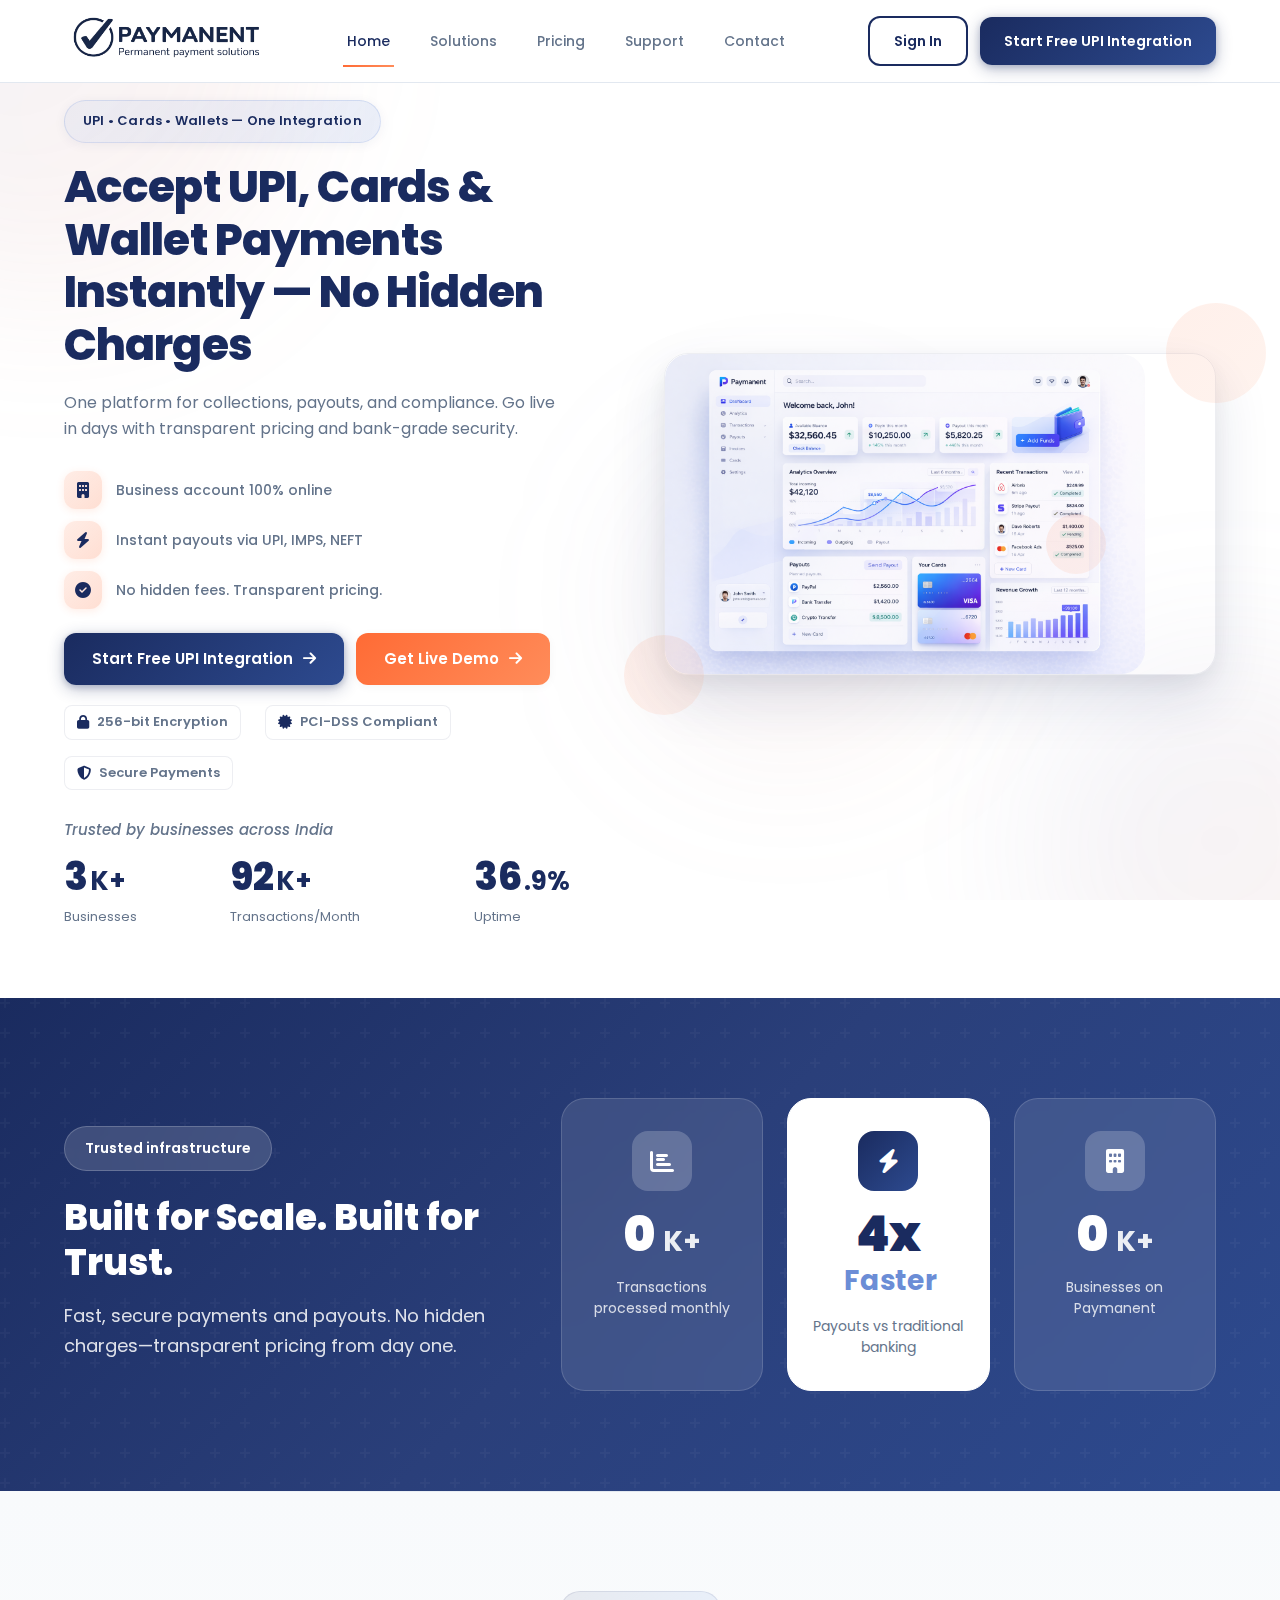
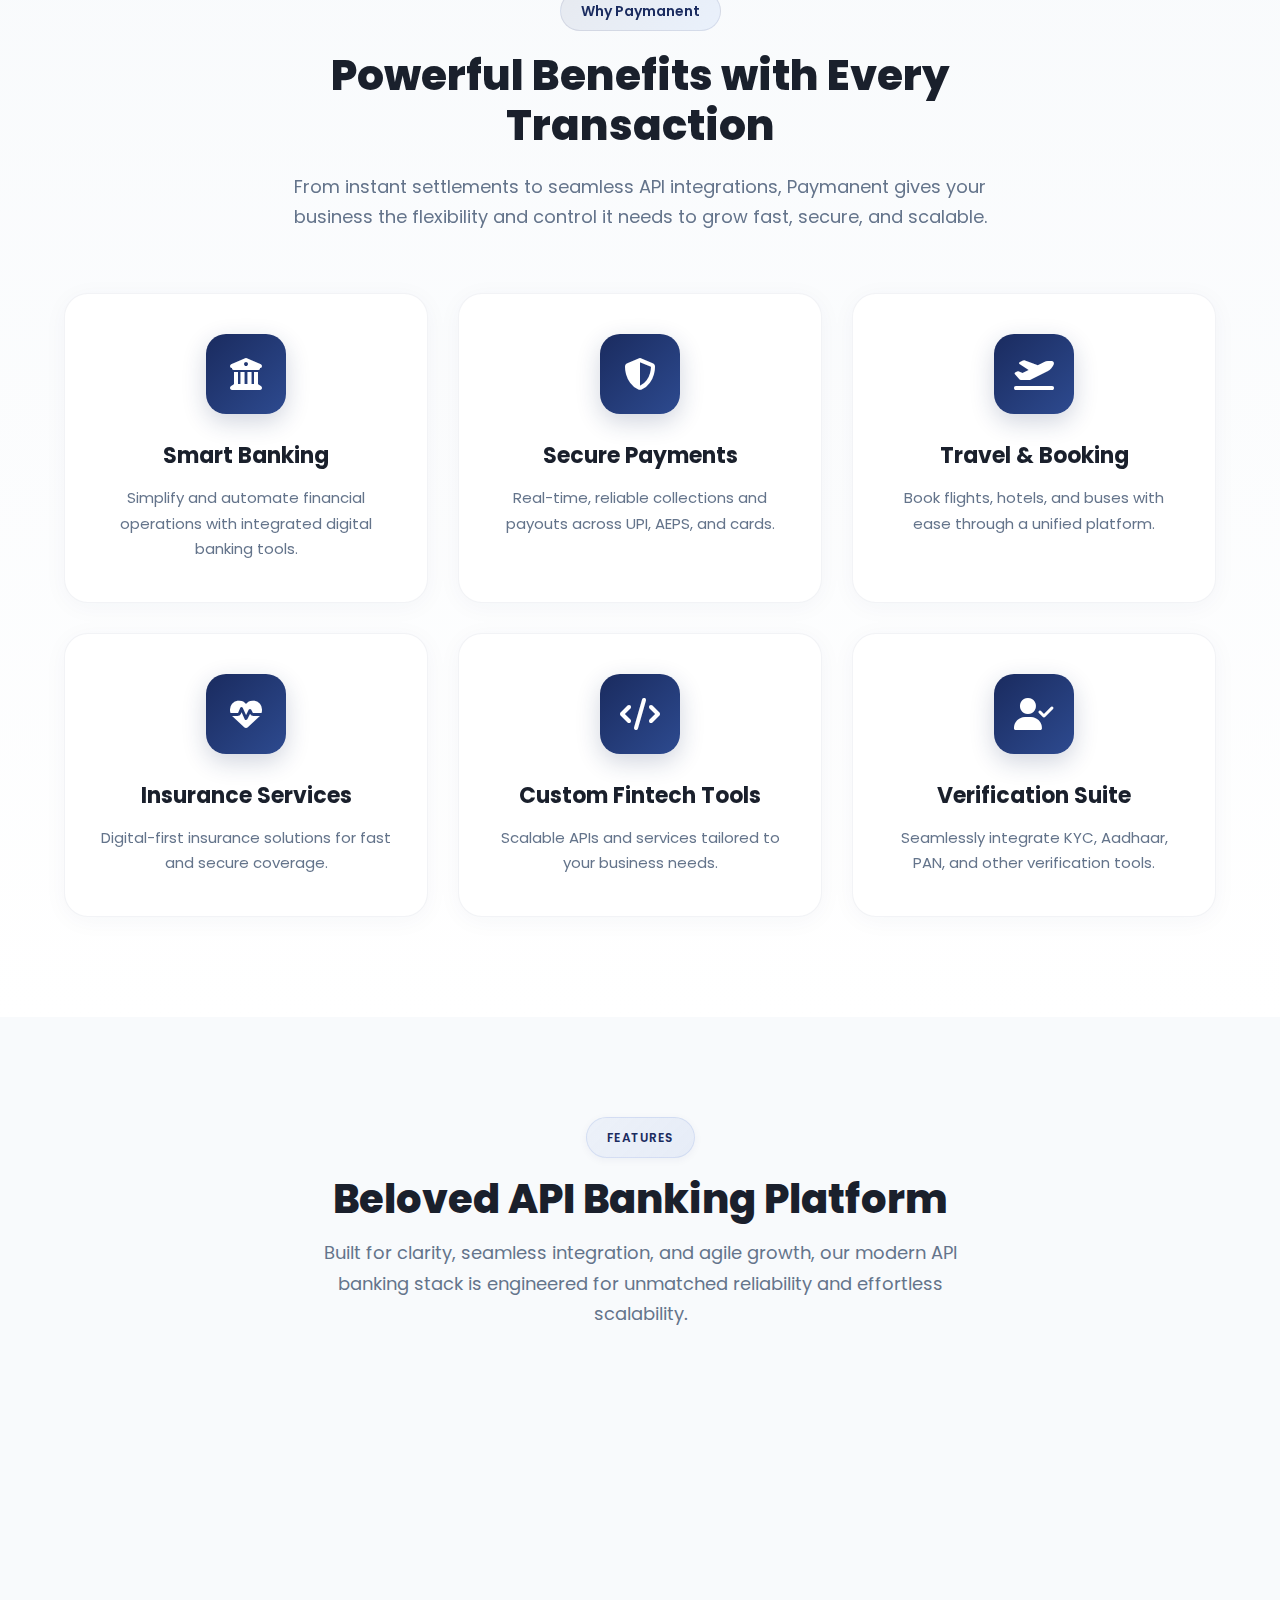
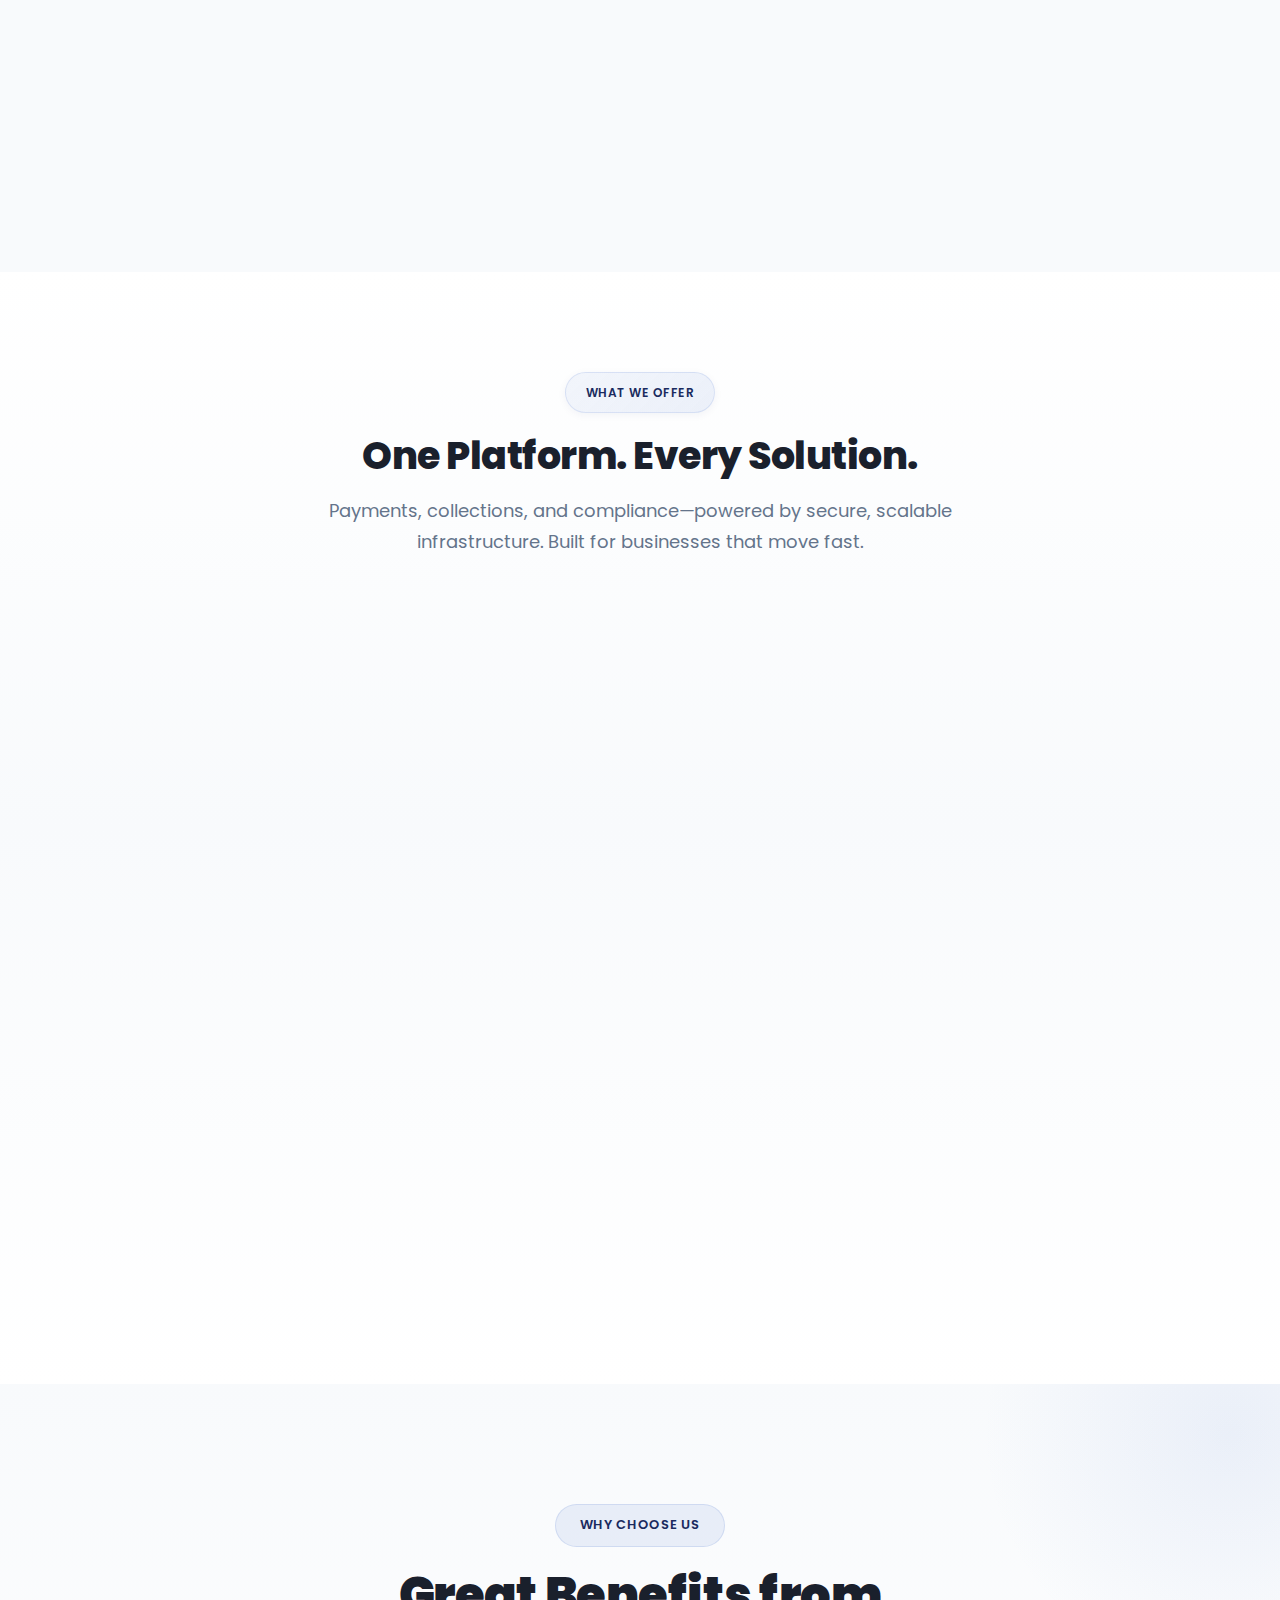
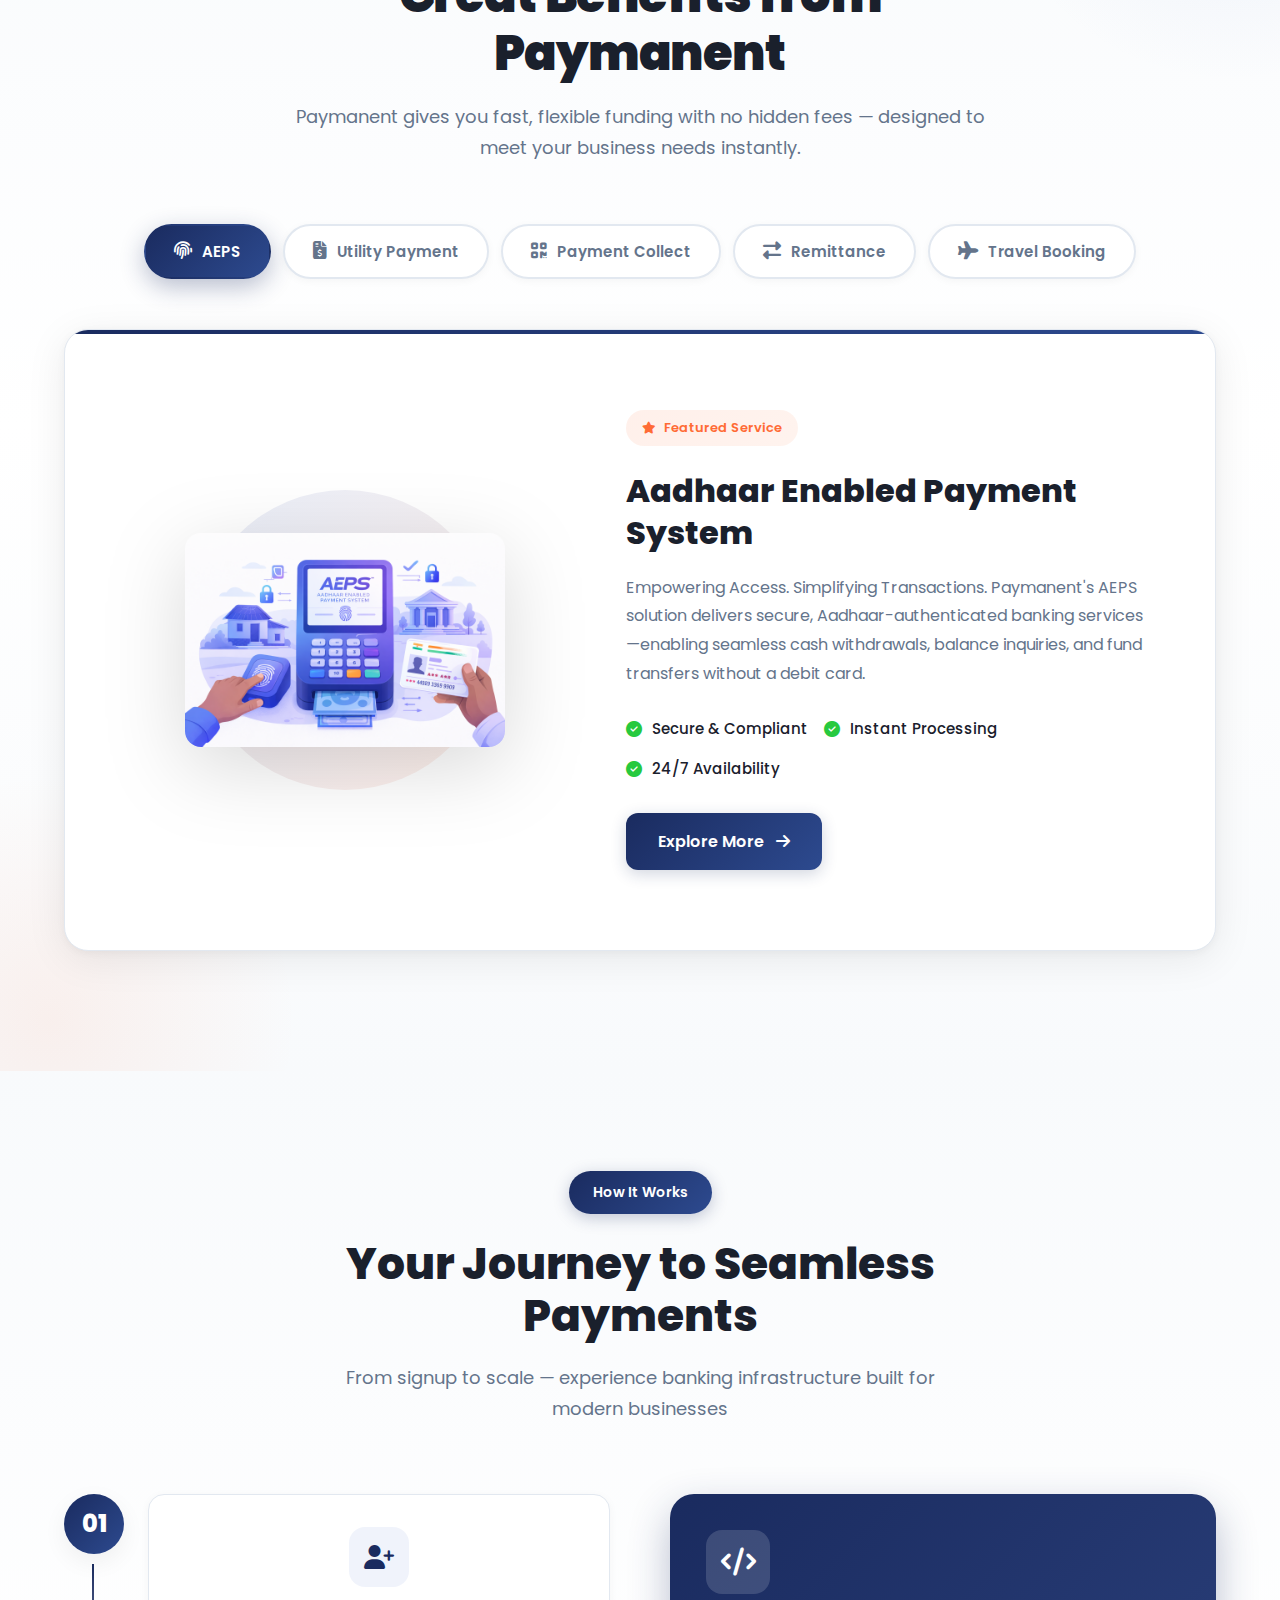
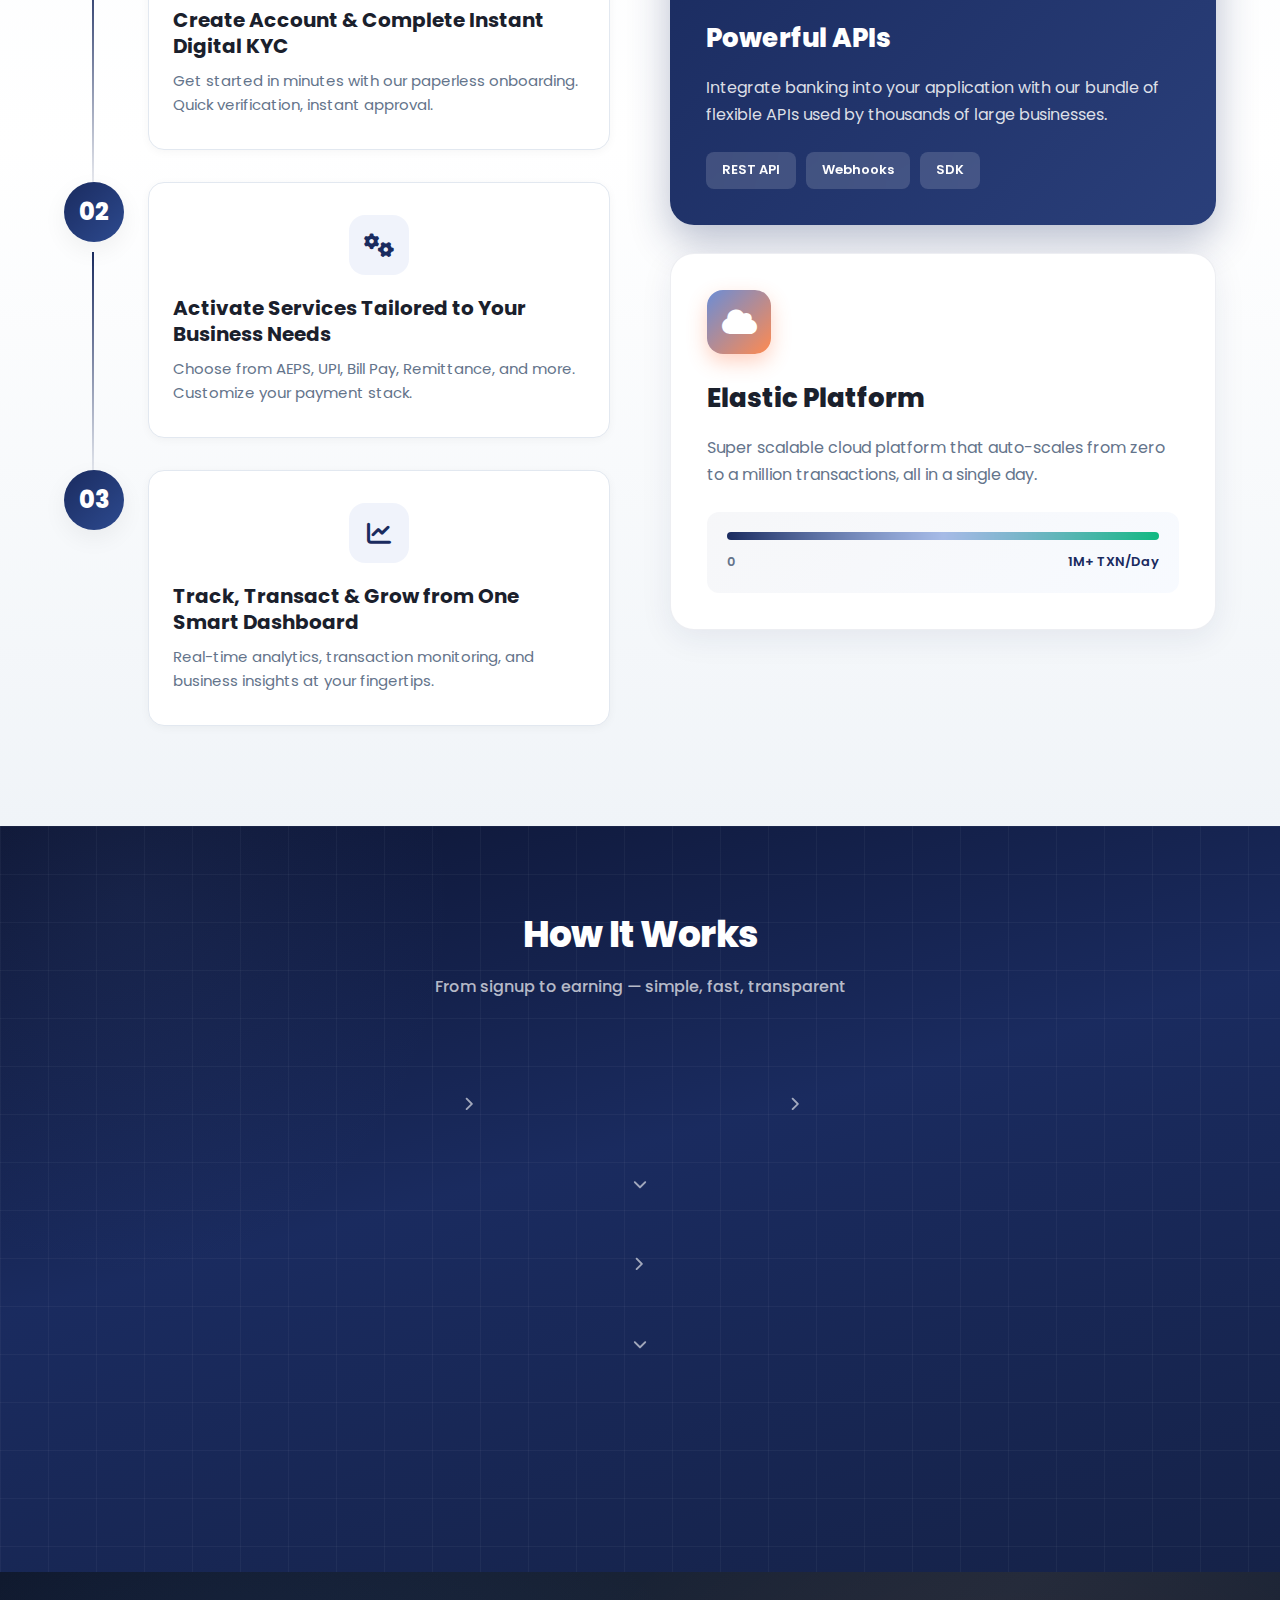
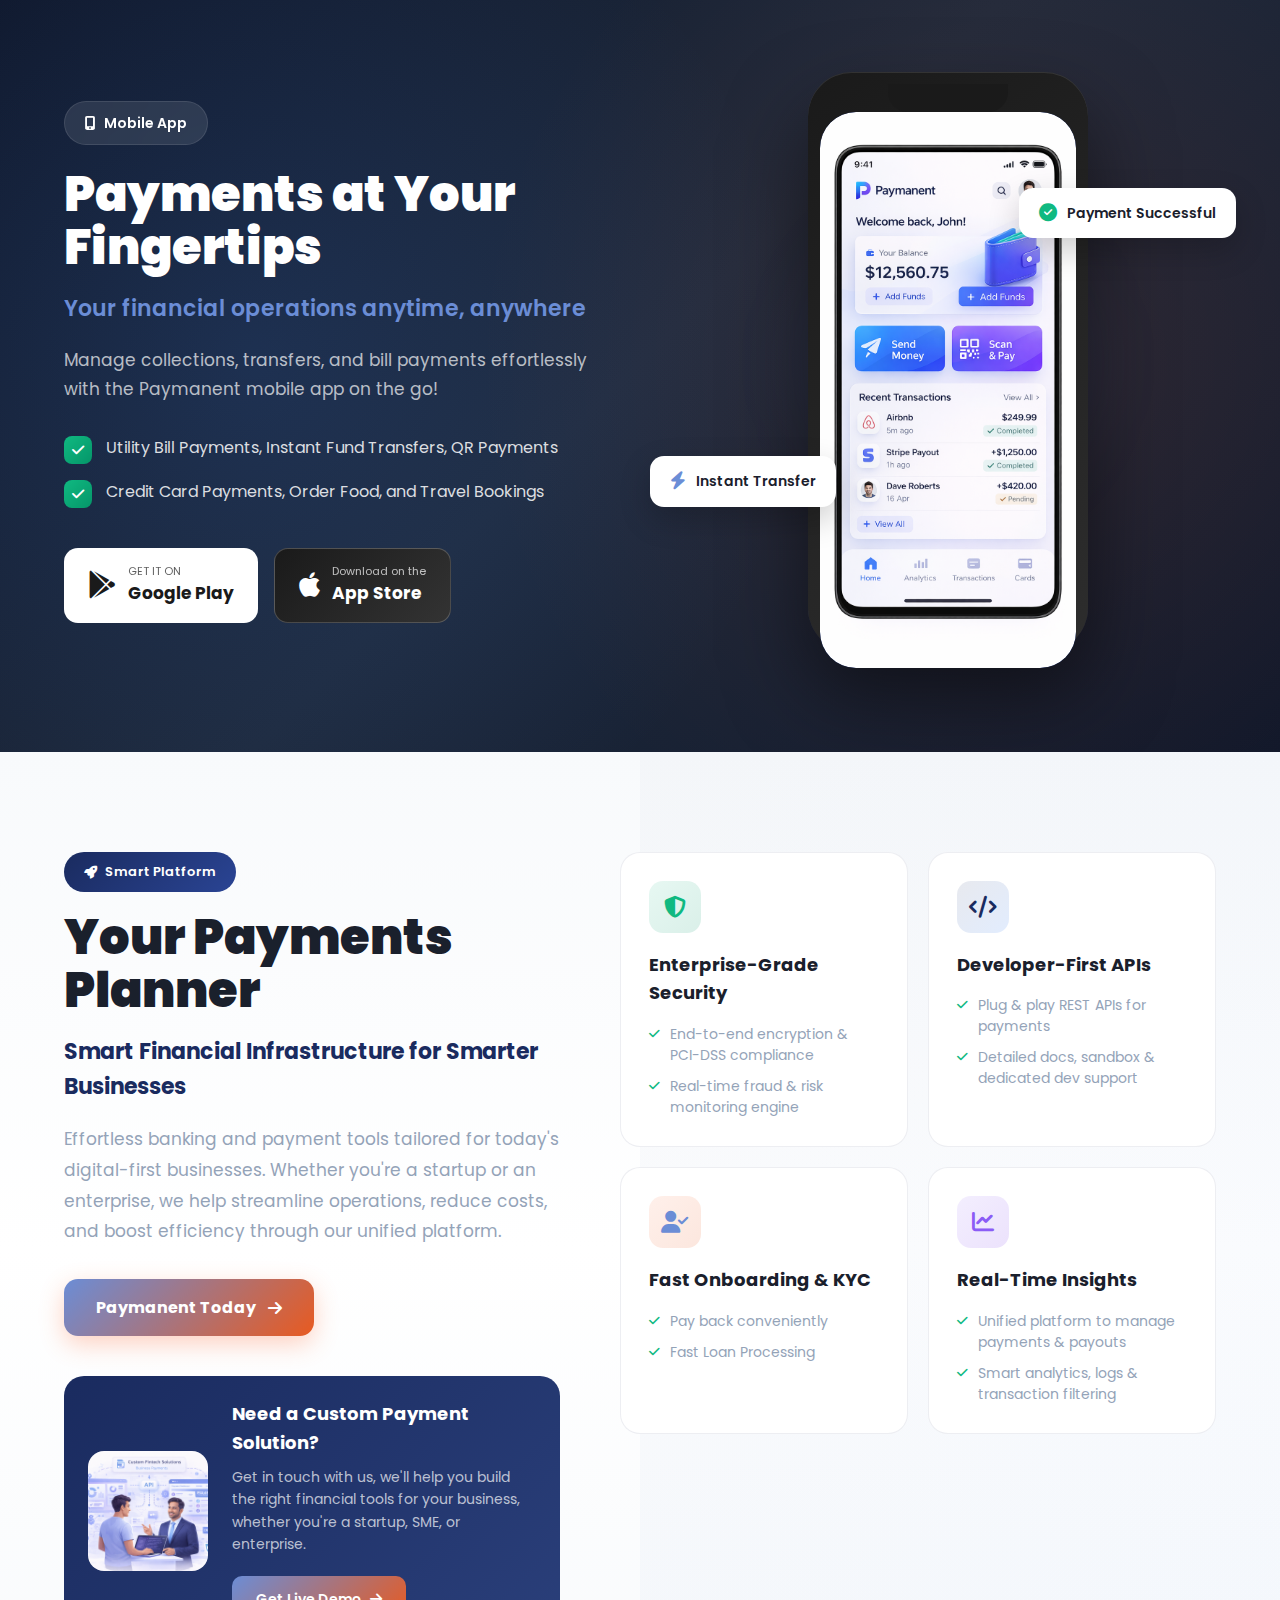
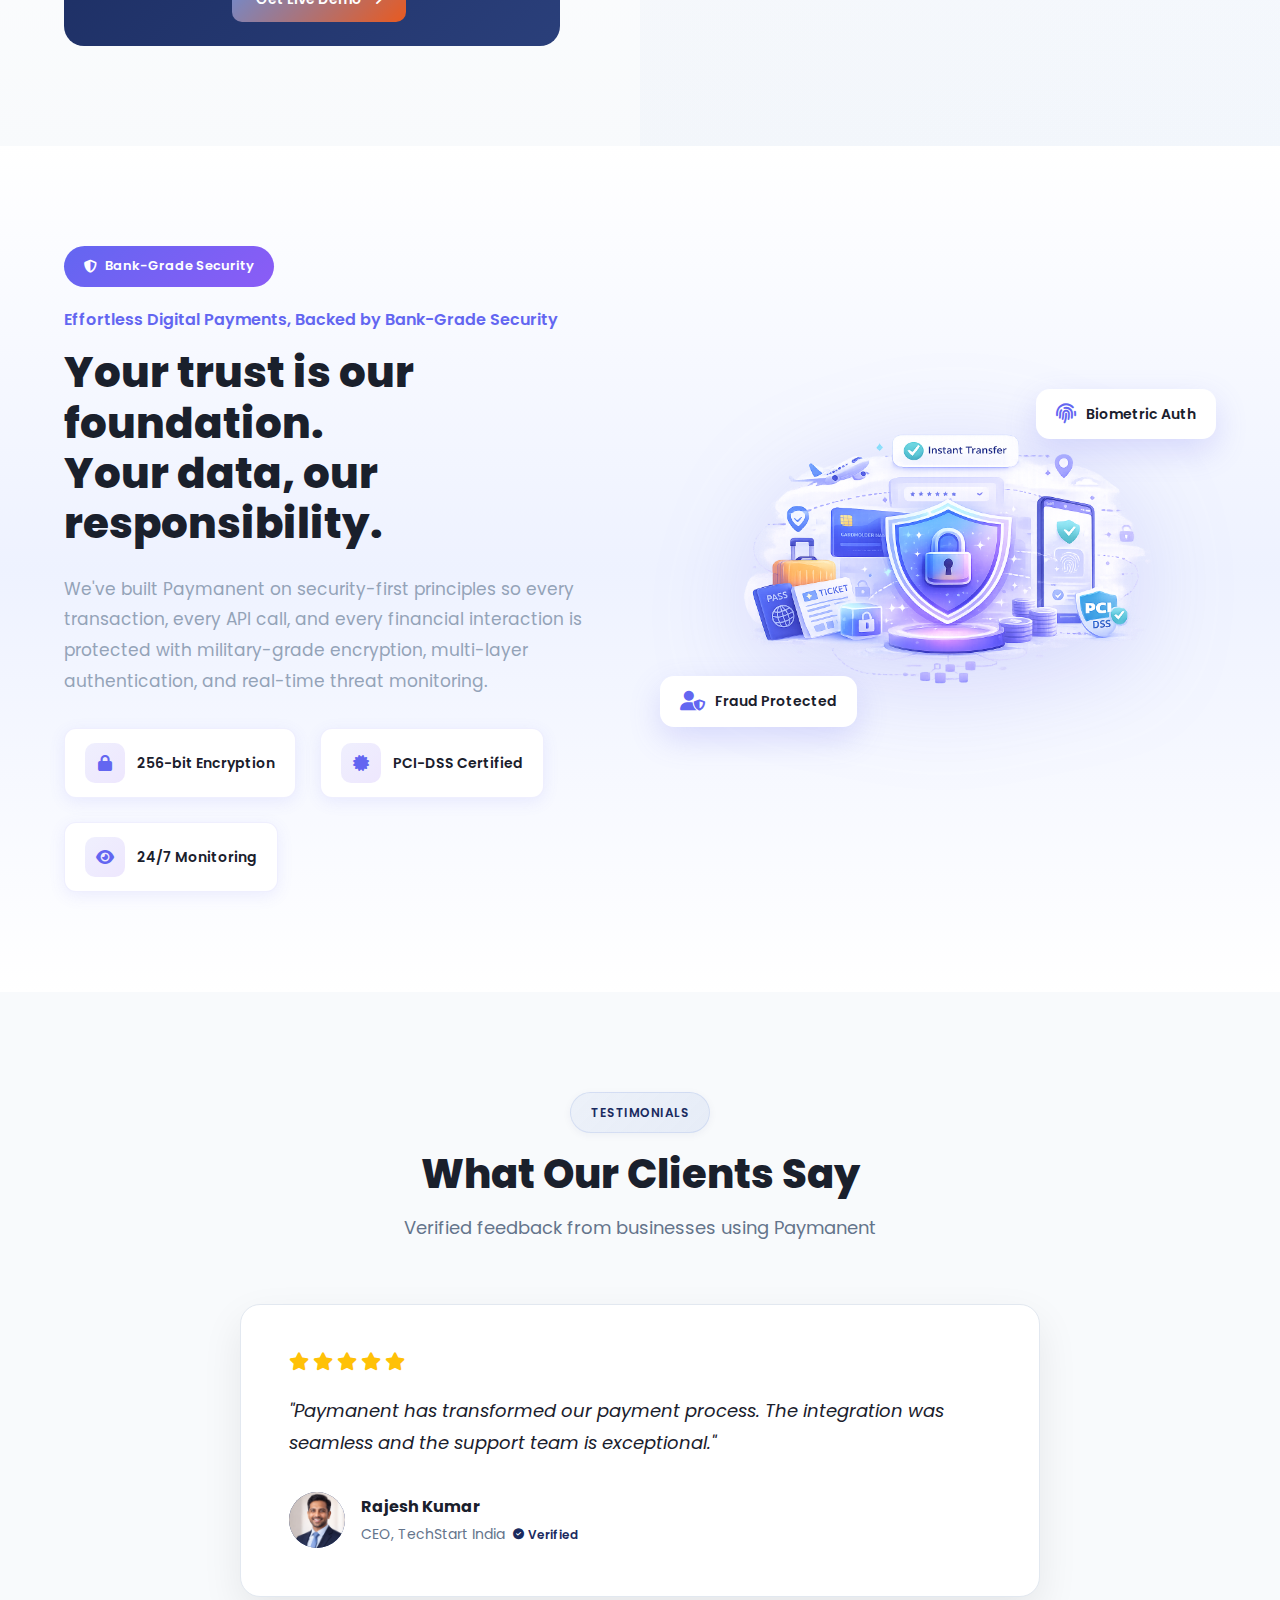
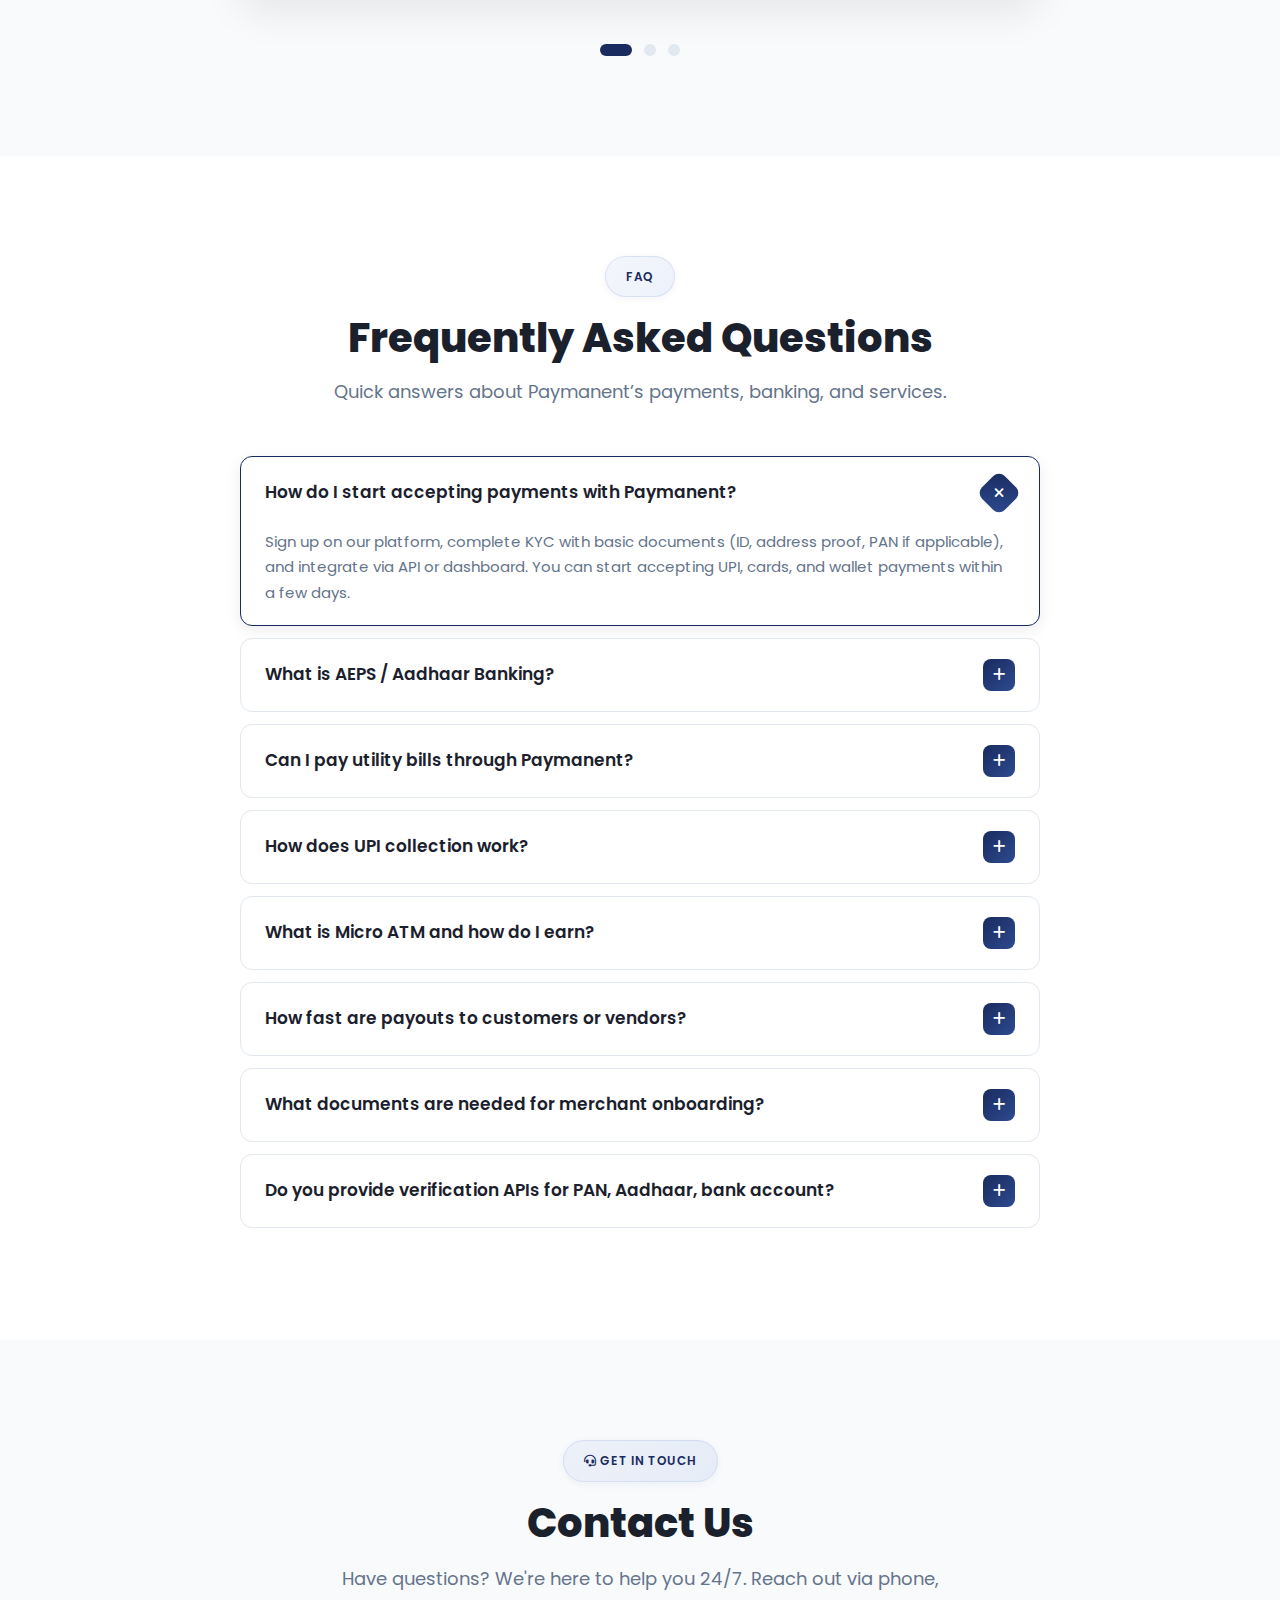
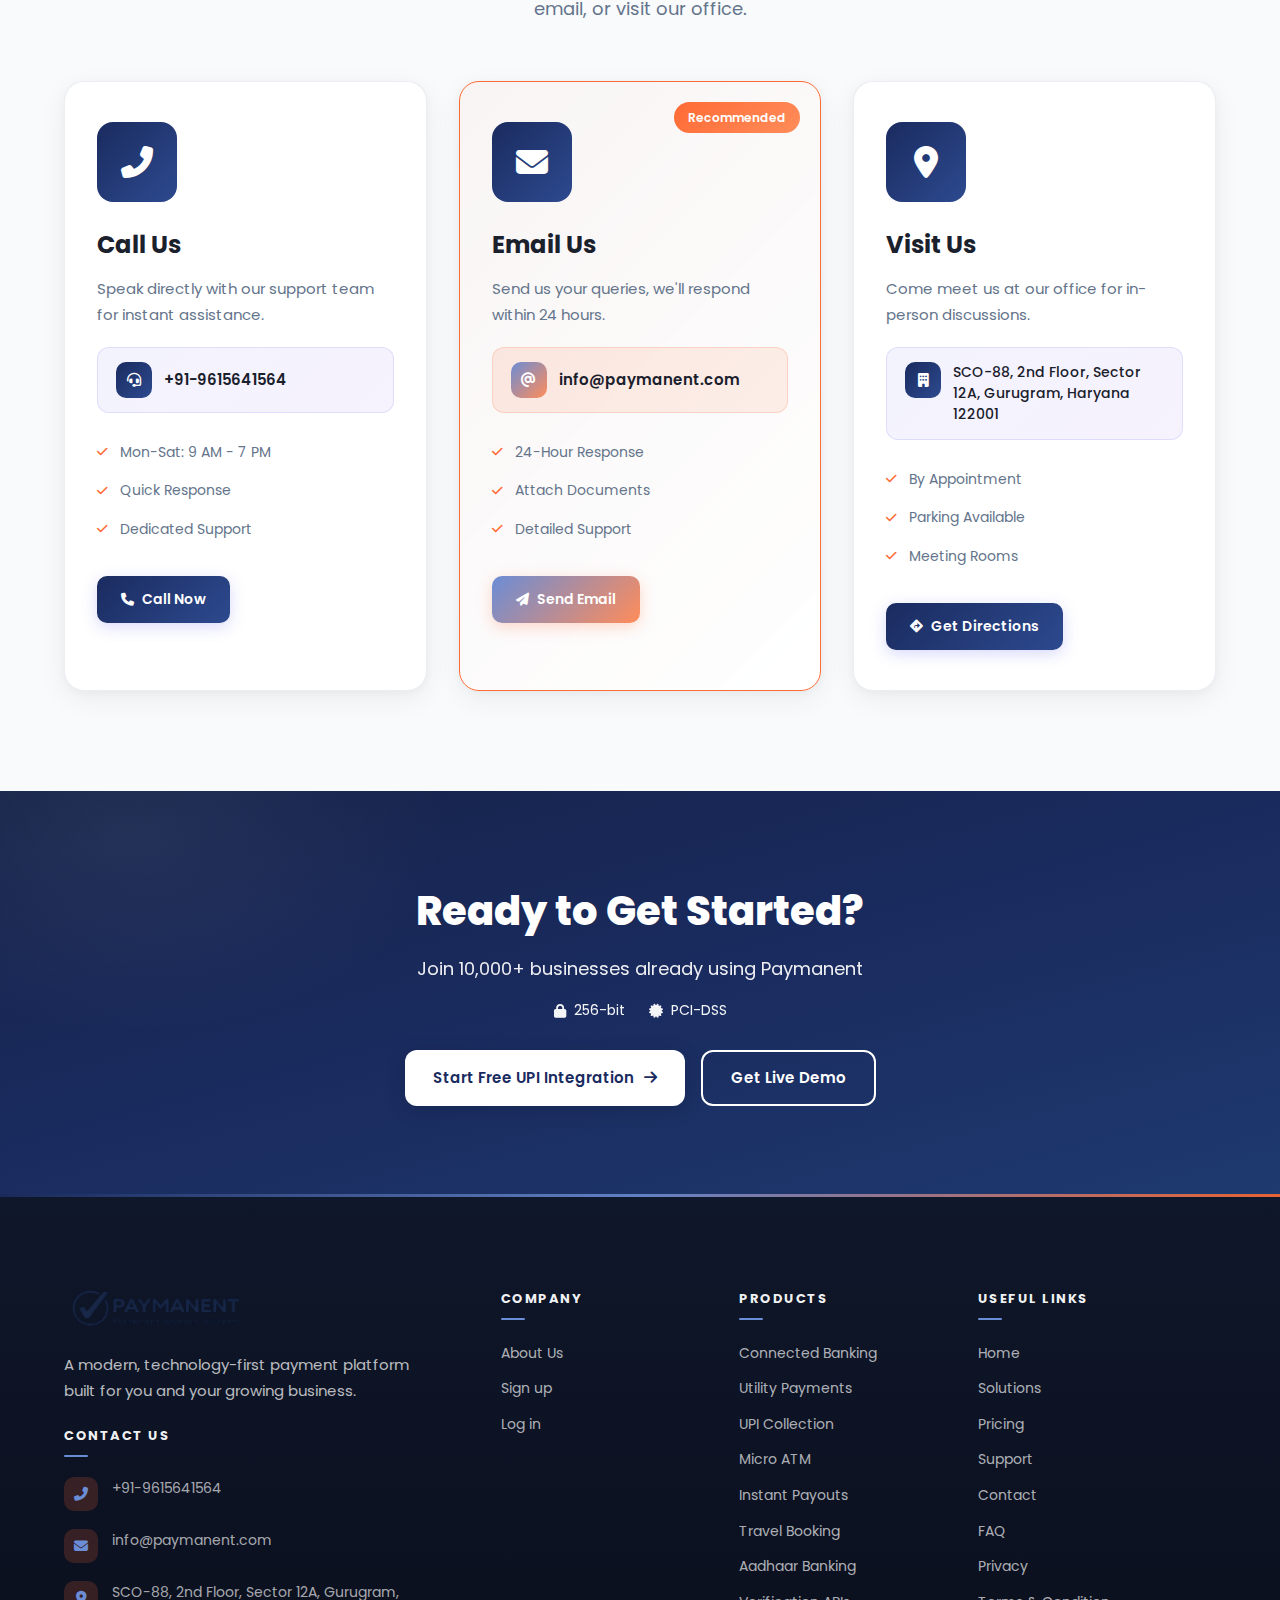
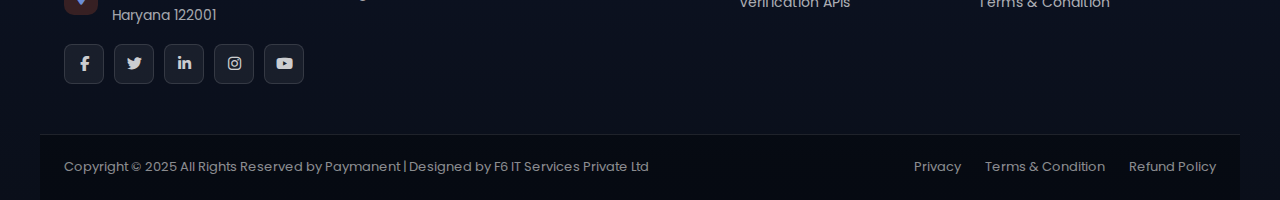
<file: index.html>
<!DOCTYPE html>
<html lang="en">
<head>
    <meta charset="UTF-8">
    <meta name="viewport" content="width=device-width, initial-scale=1.0">

    <title>Paymanent — Accept UPI, Cards & Wallet Payments Instantly | No Hidden Charges</title>
    <meta name="description" content="Accept UPI, cards & wallet payments instantly. PCI-DSS compliant, 256-bit encryption. Join 10,000+ businesses using Paymanent for collections & payouts.">
    <meta name="keywords" content="UPI payment gateway, payment collection, instant payouts, PCI-DSS, business payments India">
    <link rel="icon" type="image/png" href="image/FAVICON.png">
    <link rel="stylesheet" href="assets/styles.css">
    <link rel="preconnect" href="https://fonts.googleapis.com">
    <link rel="preconnect" href="https://fonts.gstatic.com" crossorigin>
    <link href="https://fonts.googleapis.com/css2?family=Poppins:wght@300;400;500;600;700;800;900&display=swap" rel="stylesheet">
    <link rel="stylesheet" href="https://cdnjs.cloudflare.com/ajax/libs/font-awesome/6.4.0/css/all.min.css">
<script type="application/ld+json">
{
  "@context": "https://schema.org",
  "@type": "Organization",
  "name": "Paymanent",
  "url": "https://paymanent.com",
  "description": "Accept UPI, cards & wallet payments instantly. PCI-DSS compliant payment platform for Indian businesses.",
  "contactPoint": {
    "@type": "ContactPoint",
    "telephone": "+91-9615641564",
    "email": "info@paymanent.com",
    "areaServed": "IN",
    "availableLanguage": "English, Hindi"
  },
  "address": {
    "@type": "PostalAddress",
    "streetAddress": "SCO-88, 2nd Floor, Sector 12A",
    "addressLocality": "Gurugram",
    "addressRegion": "Haryana",
    "postalCode": "122001"
  }
}
</script>
</head>
<body>
    <!-- Animated Background Elements -->
    <div class="bg-animation">
        <div class="bg-circle circle-1"></div>
        <div class="bg-circle circle-2"></div>
        <div class="bg-circle circle-3"></div>
    </div>

    <!-- Navigation -->
    <nav class="navbar">
        <div class="container">
            <div class="nav-wrapper">
                <a href="#home" class="logo">
                    <img src="image/PAYMANENT_logo.png" alt="Paymanent" class="logo-img">
                </a>
                <ul class="nav-menu">
                    <li><a href="#home" class="nav-link active">Home</a></li>
                    <li><a href="#services" class="nav-link">Solutions</a></li>
                    <li><a href="#pricing" class="nav-link">Pricing</a></li>
                    <li><a href="#support" class="nav-link">Support</a></li>
                    <li><a href="#contact" class="nav-link">Contact</a></li>
                </ul>
                <div class="nav-actions">
                    <a href="#contact" class="btn btn-outline">Sign In</a>
                    <a href="#pricing" class="btn btn-primary">Start Free UPI Integration</a>
                </div>
                <button class="mobile-toggle">
                    <span></span>
                    <span></span>
                    <span></span>
                </button>
            </div>
        </div>
    </nav>

    <!-- Hero Section -->
    <section id="home" class="hero">
        <div class="container">
            <div class="hero-content">
                <div class="hero-text">
                    <div class="hero-badge">
                        <span>UPI • Cards • Wallets — One Integration</span>
                    </div>
                    <h1 class="hero-title">
                        <span class="title-line">Accept UPI, Cards & Wallet Payments Instantly — No Hidden Charges</span>
                    </h1>
                    <p class="hero-description">
                        One platform for collections, payouts, and compliance. Go live in days with transparent pricing and bank-grade security.
                    </p>
                    
                    <div class="hero-features">
                        <div class="hero-feature">
                            <div class="feature-icon-small"><i class="fas fa-building"></i></div>
                            <span>Business account 100% online</span>
                        </div>
                        <div class="hero-feature">
                            <div class="feature-icon-small"><i class="fas fa-bolt"></i></div>
                            <span>Instant payouts via UPI, IMPS, NEFT</span>
                        </div>
                        <div class="hero-feature">
                            <div class="feature-icon-small"><i class="fas fa-check-circle"></i></div>
                            <span>No hidden fees. Transparent pricing.</span>
                        </div>
                    </div>
                    
                    <div class="hero-buttons">
                        <a href="#pricing" class="btn btn-primary btn-large">
                            <span>Start Free UPI Integration</span>
                            <i class="fas fa-arrow-right"></i>
                        </a>
                        <a href="#contact" class="btn btn-secondary btn-large">
                            <span>Get Live Demo</span>
                            <i class="fas fa-arrow-right"></i>
                        </a>
                    </div>
                    <div class="hero-trust-strip">
                        <span class="trust-badge"><i class="fas fa-lock"></i> 256-bit Encryption</span>
                        <span class="trust-badge"><i class="fas fa-certificate"></i> PCI-DSS Compliant</span>
                        <span class="trust-badge"><i class="fas fa-shield-alt"></i> Secure Payments</span>
                    </div>
                    <div class="hero-stats-wrapper">
                        <p class="stats-tagline">Trusted by businesses across India</p>
                        <div class="hero-stats">
                            <div class="stat-item">
                                <div class="stat-number" data-target="10">0</div>
                                <div class="stat-suffix">K+</div>
                                <div class="stat-label">Businesses</div>
                            </div>
                            <div class="stat-item">
                                <div class="stat-number" data-target="250">0</div>
                                <div class="stat-suffix">K+</div>
                                <div class="stat-label">Transactions/Month</div>
                            </div>
                            <div class="stat-item">
                                <div class="stat-number" data-target="99">0</div>
                                <div class="stat-suffix">.9%</div>
                                <div class="stat-label">Uptime</div>
                            </div>
                        </div>
                    </div>
                </div>
                <div class="hero-visual">
                    <div class="hero-image-wrapper floating">
                        <img src="image/DASHBOARDIMAGE.png" alt="Paymanent Dashboard" class="hero-dashboard-img" loading="lazy">
                    </div>
                    <div class="floating-shapes">
                        <div class="shape shape-1"></div>
                        <div class="shape shape-2"></div>
                        <div class="shape shape-3"></div>
                    </div>
                </div>
            </div>
        </div>
    </section>

    <!-- Stats Section -->
    <section id="stats" class="stats-section">
        <div class="container">
            <div class="stats-content">
                <div class="stats-info">
                    <span class="stats-badge">Trusted infrastructure</span>
                    <h2 class="stats-title">Built for Scale. Built for Trust.</h2>
                    <p class="stats-desc">Fast, secure payments and payouts. No hidden charges—transparent pricing from day one.</p>
                </div>
                <div class="stats-grid">
                    <div class="stats-card">
                        <div class="stats-icon">
                            <i class="fas fa-chart-bar"></i>
                        </div>
                        <div class="stats-number" data-target="250">0</div>
                        <div class="stats-suffix">K+</div>
                        <p class="stats-label">Transactions processed monthly</p>
                    </div>
                    <div class="stats-card highlight">
                        <div class="stats-icon">
                            <i class="fas fa-bolt"></i>
                        </div>
                        <div class="stats-number">4x</div>
                        <div class="stats-suffix">Faster</div>
                        <p class="stats-label">Payouts vs traditional banking</p>
                    </div>
                    <div class="stats-card">
                        <div class="stats-icon">
                            <i class="fas fa-building"></i>
                        </div>
                        <div class="stats-number" data-target="10">0</div>
                        <div class="stats-suffix">K+</div>
                        <p class="stats-label">Businesses on Paymanent</p>
                    </div>
                </div>
            </div>
        </div>
    </section>

    <!-- Why Paymanent Section -->
    <section id="why-paymanent" class="why-paymanent-section">
        <div class="container">
            <div class="why-header">
                <span class="why-badge">Why Paymanent</span>
                <h2 class="why-title">Powerful Benefits with Every Transaction</h2>
                <p class="why-subtitle">From instant settlements to seamless API integrations, Paymanent gives your business the flexibility and control it needs to grow fast, secure, and scalable.</p>
            </div>
            <div class="why-grid">
                <div class="why-card">
                    <div class="why-icon-box">
                        <i class="fas fa-university"></i>
                    </div>
                    <h3 class="why-card-title">Smart Banking</h3>
                    <p class="why-card-desc">Simplify and automate financial operations with integrated digital banking tools.</p>
                </div>
                <div class="why-card">
                    <div class="why-icon-box">
                        <i class="fas fa-shield-alt"></i>
                    </div>
                    <h3 class="why-card-title">Secure Payments</h3>
                    <p class="why-card-desc">Real-time, reliable collections and payouts across UPI, AEPS, and cards.</p>
                </div>
                <div class="why-card">
                    <div class="why-icon-box">
                        <i class="fas fa-plane-departure"></i>
                    </div>
                    <h3 class="why-card-title">Travel & Booking</h3>
                    <p class="why-card-desc">Book flights, hotels, and buses with ease through a unified platform.</p>
                </div>
                <div class="why-card">
                    <div class="why-icon-box">
                        <i class="fas fa-heart-pulse"></i>
                    </div>
                    <h3 class="why-card-title">Insurance Services</h3>
                    <p class="why-card-desc">Digital-first insurance solutions for fast and secure coverage.</p>
                </div>
                <div class="why-card">
                    <div class="why-icon-box">
                        <i class="fas fa-code"></i>
                    </div>
                    <h3 class="why-card-title">Custom Fintech Tools</h3>
                    <p class="why-card-desc">Scalable APIs and services tailored to your business needs.</p>
                </div>
                <div class="why-card">
                    <div class="why-icon-box">
                        <i class="fas fa-user-check"></i>
                    </div>
                    <h3 class="why-card-title">Verification Suite</h3>
                    <p class="why-card-desc">Seamlessly integrate KYC, Aadhaar, PAN, and other verification tools.</p>
                </div>
            </div>
        </div>
    </section>

    <!-- Features Section -->
    <section id="features" class="features">
        <div class="container">
            <div class="section-header">
                <div class="section-badge">Features</div>
                <h2 class="section-title">Beloved API Banking Platform</h2>
                <p class="section-description">Built for clarity, seamless integration, and agile growth, our modern API banking stack is engineered for unmatched reliability and effortless scalability.</p>
            </div>
            <div class="features-grid features-grid-4">
                <div class="feature-card">
                    <div class="feature-icon">
                        <i class="fas fa-layer-group"></i>
                    </div>
                    <h3 class="feature-title">Intuitive Interface</h3>
                    <p class="feature-text">Simple, clean, and easy to navigate. Designed for effortless user experience.</p>
                    <div class="feature-link">
                        <span>Learn more</span>
                        <i class="fas fa-arrow-right"></i>
                    </div>
                </div>
                <div class="feature-card">
                    <div class="feature-icon">
                        <i class="fas fa-server"></i>
                    </div>
                    <h3 class="feature-title">99.99% Up-Time</h3>
                    <p class="feature-text">Zero disruption. Maximum reliability. Your business never stops.</p>
                    <div class="feature-link">
                        <span>Learn more</span>
                        <i class="fas fa-arrow-right"></i>
                    </div>
                </div>
                <div class="feature-card">
                    <div class="feature-icon">
                        <i class="fas fa-lock"></i>
                    </div>
                    <h3 class="feature-title">Safe & Secure</h3>
                    <p class="feature-text">End-to-end encrypted and fully compliant with industry standards.</p>
                    <div class="feature-link">
                        <span>Learn more</span>
                        <i class="fas fa-arrow-right"></i>
                    </div>
                </div>
                <div class="feature-card">
                    <div class="feature-icon">
                        <i class="fas fa-headset"></i>
                    </div>
                    <h3 class="feature-title">24x7 Support</h3>
                    <p class="feature-text">Expert help available anytime you need. We're always here for you.</p>
                    <div class="feature-link">
                        <span>Learn more</span>
                        <i class="fas fa-arrow-right"></i>
                    </div>
                </div>
            </div>
        </div>
    </section>

    <!-- Services Section -->
    <section id="services" class="services">
        <div class="container">
            <div class="services-section-header">
                <div class="section-badge">What We Offer</div>
                <h2 class="services-main-title">One Platform. Every Solution.</h2>
                <p class="services-description">Payments, collections, and compliance—powered by secure, scalable infrastructure. Built for businesses that move fast.</p>
            </div>
            <div class="services-cards-grid">
                <div class="service-item-card">
                    <div class="service-item-icon"><i class="fas fa-university"></i></div>
                    <h4 class="service-item-title">Connected Banking</h4>
                    <p class="service-item-desc">All bank accounts in one dashboard. Real-time insights, automation, and smarter cash flow.</p>
                    <a href="#" class="service-item-link">Explore <i class="fas fa-arrow-right"></i></a>
                </div>
                <div class="service-item-card">
                    <div class="service-item-icon"><i class="fas fa-file-invoice-dollar"></i></div>
                    <h4 class="service-item-title">Utility Payments</h4>
                    <p class="service-item-desc">Bulk bill payments, reminders, GST-ready invoices—all from a single dashboard.</p>
                    <a href="#" class="service-item-link">Explore <i class="fas fa-arrow-right"></i></a>
                </div>
                <div class="service-item-card">
                    <div class="service-item-icon"><i class="fas fa-qrcode"></i></div>
                    <h4 class="service-item-title">UPI Collection</h4>
                    <p class="service-item-desc">Collect via UPI links & QR. Real-time tracking and plug-and-play integration.</p>
                    <a href="#" class="service-item-link">Explore <i class="fas fa-arrow-right"></i></a>
                </div>
                <div class="service-item-card">
                    <div class="service-item-icon"><i class="fas fa-money-bill-wave"></i></div>
                    <h4 class="service-item-title">Micro ATM</h4>
                    <p class="service-item-desc">Turn your outlet into a mini ATM. Withdrawals, balance check, earn commission.</p>
                    <a href="#" class="service-item-link">Explore <i class="fas fa-arrow-right"></i></a>
                </div>
                <div class="service-item-card">
                    <div class="service-item-icon"><i class="fas fa-bolt"></i></div>
                    <h4 class="service-item-title">Instant Payouts</h4>
                    <p class="service-item-desc">Send money via UPI, IMPS, NEFT. Full tracking and automated disbursals.</p>
                    <a href="#" class="service-item-link">Explore <i class="fas fa-arrow-right"></i></a>
                </div>
                <div class="service-item-card">
                    <div class="service-item-icon"><i class="fas fa-plane"></i></div>
                    <h4 class="service-item-title">Travel Booking</h4>
                    <p class="service-item-desc">Bus & flight tickets in real time. Earn commissions as an agent or business.</p>
                    <a href="#" class="service-item-link">Explore <i class="fas fa-arrow-right"></i></a>
                </div>
                <div class="service-item-card">
                    <div class="service-item-icon"><i class="fas fa-fingerprint"></i></div>
                    <h4 class="service-item-title">Aadhaar Banking</h4>
                    <p class="service-item-desc">AEPS withdrawals & balance check with Aadhaar and biometric verification.</p>
                    <a href="#" class="service-item-link">Explore <i class="fas fa-arrow-right"></i></a>
                </div>
                <div class="service-item-card">
                    <div class="service-item-icon"><i class="fas fa-shield-alt"></i></div>
                    <h4 class="service-item-title">Verification APIs</h4>
                    <p class="service-item-desc">Verify PAN, Aadhaar, GST, bank accounts—secure, ready-to-use APIs.</p>
                    <a href="#" class="service-item-link">Explore <i class="fas fa-arrow-right"></i></a>
                </div>
            </div>
        </div>
    </section>

    <!-- Benefits Tabs Section -->
    <section id="benefits" class="benefits-section">
        <div class="container">
            <div class="benefits-header">
                <span class="benefits-badge">Why Choose Us</span>
                <h2 class="benefits-title">Great Benefits from Paymanent</h2>
                <p class="benefits-subtitle">Paymanent gives you fast, flexible funding with no hidden fees — designed to meet your business needs instantly.</p>
            </div>

            <div class="benefits-tabs">
                <!-- Tab Buttons -->
                <div class="tab-buttons">
                    <button class="tab-btn active" data-index="0">
                        <i class="fas fa-fingerprint"></i>
                        <span>AEPS</span>
                    </button>
                    <button class="tab-btn" data-index="1">
                        <i class="fas fa-file-invoice-dollar"></i>
                        <span>Utility Payment</span>
                    </button>
                    <button class="tab-btn" data-index="2">
                        <i class="fas fa-qrcode"></i>
                        <span>Payment Collect</span>
                    </button>
                    <button class="tab-btn" data-index="3">
                        <i class="fas fa-exchange-alt"></i>
                        <span>Remittance</span>
                    </button>
                    <button class="tab-btn" data-index="4">
                        <i class="fas fa-plane"></i>
                        <span>Travel Booking</span>
                    </button>
                </div>

                <!-- Tab Content -->
                <div class="tab-content-box">
                    <div class="tab-image-box">
                        <div class="tab-image-wrapper">
                            <img src="image/AEPS.png" alt="AEPS Service" class="tab-service-img" id="tabServiceImg">
                            <div class="image-decoration"></div>
                        </div>
                    </div>
                    <div class="tab-info-box">
                        <div class="tab-info-badge">
                            <i class="fas fa-star"></i>
                            Featured Service
                        </div>
                        <h3 id="tabTitle">Aadhaar Enabled Payment System</h3>
                        <p id="tabDescription">Empowering Access. Simplifying Transactions. Paymanent's AEPS solution delivers secure, Aadhaar-authenticated banking services—enabling seamless cash withdrawals, balance inquiries, and fund transfers without a debit card.</p>
                        <ul class="tab-features" id="tabFeatures">
                            <li><i class="fas fa-check-circle"></i> Secure & Compliant</li>
                            <li><i class="fas fa-check-circle"></i> Instant Processing</li>
                            <li><i class="fas fa-check-circle"></i> 24/7 Availability</li>
                        </ul>
                        <a href="#" class="tab-cta-btn">
                            <span>Explore More</span>
                            <i class="fas fa-arrow-right"></i>
                        </a>
                    </div>
                </div>
            </div>
        </div>
    </section>

    <!-- Platform Journey Section -->
    <section id="platform-journey" class="platform-journey-section">
        <div class="container">
            <div class="journey-header">
                <span class="journey-badge">How It Works</span>
                <h2 class="journey-title">Your Journey to Seamless Payments</h2>
                <p class="journey-subtitle">From signup to scale — experience banking infrastructure built for modern businesses</p>
            </div>
            
            <div class="journey-content">
                <!-- Left Side - Steps -->
                <div class="journey-steps">
                    <div class="journey-step">
                        <div class="step-number">01</div>
                        <div class="step-content">
                            <div class="step-icon"><i class="fas fa-user-plus"></i></div>
                            <h3>Create Account & Complete Instant Digital KYC</h3>
                            <p>Get started in minutes with our paperless onboarding. Quick verification, instant approval.</p>
                        </div>
                    </div>
                    <div class="journey-step">
                        <div class="step-number">02</div>
                        <div class="step-content">
                            <div class="step-icon"><i class="fas fa-cogs"></i></div>
                            <h3>Activate Services Tailored to Your Business Needs</h3>
                            <p>Choose from AEPS, UPI, Bill Pay, Remittance, and more. Customize your payment stack.</p>
                        </div>
                    </div>
                    <div class="journey-step">
                        <div class="step-number">03</div>
                        <div class="step-content">
                            <div class="step-icon"><i class="fas fa-chart-line"></i></div>
                            <h3>Track, Transact & Grow from One Smart Dashboard</h3>
                            <p>Real-time analytics, transaction monitoring, and business insights at your fingertips.</p>
                        </div>
                    </div>
                </div>
                
                <!-- Right Side - Feature Cards -->
                <div class="journey-features">
                    <div class="feature-highlight-card api-card">
                        <div class="highlight-icon">
                            <i class="fas fa-code"></i>
                        </div>
                        <h3>Powerful APIs</h3>
                        <p>Integrate banking into your application with our bundle of flexible APIs used by thousands of large businesses.</p>
                        <div class="api-tags">
                            <span>REST API</span>
                            <span>Webhooks</span>
                            <span>SDK</span>
                        </div>
                    </div>
                    <div class="feature-highlight-card elastic-card">
                        <div class="highlight-icon">
                            <i class="fas fa-cloud"></i>
                        </div>
                        <h3>Elastic Platform</h3>
                        <p>Super scalable cloud platform that auto-scales from zero to a million transactions, all in a single day.</p>
                        <div class="scale-visual">
                            <div class="scale-bar"></div>
                            <div class="scale-labels">
                                <span>0</span>
                                <span>1M+ TXN/Day</span>
                            </div>
                        </div>
                    </div>
                </div>
            </div>
        </div>
    </section>

    <!-- How It Works - Workflow Section (UnPay-style) -->
    <section id="how-it-works" class="workflow-section">
        <div class="workflow-bg-pattern" aria-hidden="true"></div>
        <div class="container">
            <div class="workflow-header">
                <h2 class="workflow-title">How It Works</h2>
                <p class="workflow-subtitle">From signup to earning — simple, fast, transparent</p>
            </div>
            <div class="workflow-flow">
                <!-- Row 1: 3 steps - Create → Sign eAgreement → Change Password -->
                <div class="workflow-row">
                    <div class="workflow-step">
                        <div class="workflow-step-icon"><i class="fas fa-user-plus"></i></div>
                        <div class="workflow-step-text">
                            <span class="workflow-step-title">Create Account</span>
                            <span class="workflow-step-meta">In 2 Minutes</span>
                        </div>
                    </div>
                    <div class="workflow-arrow workflow-arrow-h"><i class="fas fa-chevron-right"></i></div>
                    <div class="workflow-step">
                        <div class="workflow-step-icon"><i class="fas fa-file-signature"></i></div>
                        <div class="workflow-step-text">
                            <span class="workflow-step-title">Sign eAgreement</span>
                            <span class="workflow-step-meta">In 2 Minutes</span>
                        </div>
                    </div>
                    <div class="workflow-arrow workflow-arrow-h"><i class="fas fa-chevron-right"></i></div>
                    <div class="workflow-step">
                        <div class="workflow-step-icon"><i class="fas fa-lock"></i></div>
                        <div class="workflow-step-text">
                            <span class="workflow-step-title">Change Password</span>
                            <span class="workflow-step-meta">In 1 Minute</span>
                        </div>
                    </div>
                </div>
                <div class="workflow-arrow workflow-arrow-v"><i class="fas fa-chevron-down"></i></div>
                <!-- Row 2: 2 steps - Complete KYC → API Integration -->
                <div class="workflow-row workflow-row-2">
                    <div class="workflow-step">
                        <div class="workflow-step-icon"><i class="fas fa-id-card"></i></div>
                        <div class="workflow-step-text">
                            <span class="workflow-step-title">Complete KYC</span>
                            <span class="workflow-step-meta">In 30 Minutes</span>
                        </div>
                    </div>
                    <div class="workflow-arrow workflow-arrow-h"><i class="fas fa-chevron-right"></i></div>
                    <div class="workflow-step">
                        <div class="workflow-step-icon"><i class="fas fa-puzzle-piece"></i></div>
                        <div class="workflow-step-text">
                            <span class="workflow-step-title">API Integration</span>
                            <span class="workflow-step-meta">Easy to Integrate</span>
                        </div>
                    </div>
                </div>
                <div class="workflow-arrow workflow-arrow-v"><i class="fas fa-chevron-down"></i></div>
                <!-- Row 3: 1 step -->
                <div class="workflow-row workflow-row-3">
                    <div class="workflow-step workflow-step-final">
                        <div class="workflow-step-icon"><i class="fas fa-bullhorn"></i></div>
                        <div class="workflow-step-text">
                            <span class="workflow-step-title">Start Transactions</span>
                            <span class="workflow-step-meta">Start Earning</span>
                        </div>
                    </div>
                </div>
            </div>
        </div>
    </section>

    <!-- Mobile App Section -->
    <section id="mobile-app" class="mobile-app-section">
        <div class="container">
            <div class="app-content">
                <div class="app-info">
                    <span class="app-badge"><i class="fas fa-mobile-alt"></i> Mobile App</span>
                    <h2 class="app-title">Payments at Your Fingertips</h2>
                    <p class="app-subtitle">Your financial operations anytime, anywhere</p>
                    <p class="app-desc">Manage collections, transfers, and bill payments effortlessly with the Paymanent mobile app on the go!</p>
                    
                    <div class="app-features">
                        <div class="app-feature">
                            <div class="feature-check"><i class="fas fa-check"></i></div>
                            <span>Utility Bill Payments, Instant Fund Transfers, QR Payments</span>
                        </div>
                        <div class="app-feature">
                            <div class="feature-check"><i class="fas fa-check"></i></div>
                            <span>Credit Card Payments, Order Food, and Travel Bookings</span>
                        </div>
                    </div>
                    
                    <div class="app-download">
                        <a href="#" class="store-btn google-play">
                            <i class="fab fa-google-play"></i>
                            <div class="store-text">
                                <span>GET IT ON</span>
                                <strong>Google Play</strong>
                            </div>
                        </a>
                        <a href="#" class="store-btn app-store">
                            <i class="fab fa-apple"></i>
                            <div class="store-text">
                                <span>Download on the</span>
                                <strong>App Store</strong>
                            </div>
                        </a>
                    </div>
                </div>
                
                <div class="app-visual">
                    <div class="phone-mockup">
                        <div class="phone-frame">
                            <div class="phone-notch"></div>
                            <div class="phone-screen">
                                <img src="image/MOBILE_APP_SCREEN.png" alt="Paymanent Mobile App" class="phone-screen-img">
                            </div>
                        </div>
                        <div class="phone-glow"></div>
                    </div>
                    <div class="floating-card card-1">
                        <i class="fas fa-check-circle"></i>
                        <span>Payment Successful</span>
                    </div>
                    <div class="floating-card card-2">
                        <i class="fas fa-bolt"></i>
                        <span>Instant Transfer</span>
                    </div>
                </div>
            </div>
        </div>
    </section>

    <!-- Payment Planner Section -->
    <section id="payment-planner" class="payment-planner-section">
        <div class="container">
            <div class="planner-content">
                <div class="planner-info">
                    <span class="planner-badge"><i class="fas fa-rocket"></i> Smart Platform</span>
                    <h2 class="planner-title">Your Payments Planner</h2>
                    <p class="planner-subtitle">Smart Financial Infrastructure for Smarter Businesses</p>
                    <p class="planner-desc">Effortless banking and payment tools tailored for today's digital-first businesses. Whether you're a startup or an enterprise, we help streamline operations, reduce costs, and boost efficiency through our unified platform.</p>
                    <a href="#" class="planner-btn">
                        <span>Paymanent Today</span>
                        <i class="fas fa-arrow-right"></i>
                    </a>
                    
                    <div class="custom-payment-card">
                        <div class="custom-visual">
                            <img src="image/CUSTOM_PAYMENT_SOLUTION.png" alt="Custom Payment Solution" class="custom-payment-img">
                        </div>
                        <div class="custom-content">
                            <h4>Need a Custom Payment Solution?</h4>
                            <p>Get in touch with us, we'll help you build the right financial tools for your business, whether you're a startup, SME, or enterprise.</p>
                            <a href="#contact" class="custom-btn">Get Live Demo <i class="fas fa-arrow-right"></i></a>
                        </div>
                    </div>
                </div>
                
                <div class="planner-features">
                    <div class="feature-block security">
                        <div class="feature-icon">
                            <i class="fas fa-shield-alt"></i>
                        </div>
                        <h3>Enterprise-Grade Security</h3>
                        <ul>
                            <li><i class="fas fa-check"></i> End-to-end encryption & PCI-DSS compliance</li>
                            <li><i class="fas fa-check"></i> Real-time fraud & risk monitoring engine</li>
                        </ul>
                    </div>
                    
                    <div class="feature-block developer">
                        <div class="feature-icon">
                            <i class="fas fa-code"></i>
                        </div>
                        <h3>Developer-First APIs</h3>
                        <ul>
                            <li><i class="fas fa-check"></i> Plug & play REST APIs for payments</li>
                            <li><i class="fas fa-check"></i> Detailed docs, sandbox & dedicated dev support</li>
                        </ul>
                    </div>
                    
                    <div class="feature-block onboarding">
                        <div class="feature-icon">
                            <i class="fas fa-user-check"></i>
                        </div>
                        <h3>Fast Onboarding & KYC</h3>
                        <ul>
                            <li><i class="fas fa-check"></i> Pay back conveniently</li>
                            <li><i class="fas fa-check"></i> Fast Loan Processing</li>
                        </ul>
                    </div>
                    
                    <div class="feature-block insights">
                        <div class="feature-icon">
                            <i class="fas fa-chart-line"></i>
                        </div>
                        <h3>Real-Time Insights</h3>
                        <ul>
                            <li><i class="fas fa-check"></i> Unified platform to manage payments & payouts</li>
                            <li><i class="fas fa-check"></i> Smart analytics, logs & transaction filtering</li>
                        </ul>
                    </div>
                </div>
            </div>
        </div>
    </section>

    <!-- Security Section -->
    <section id="security" class="security-section">
        <div class="container">
            <div class="security-wrapper">
                <div class="security-text">
                    <span class="security-badge"><i class="fas fa-shield-alt"></i> Bank-Grade Security</span>
                    <h5 class="security-subtitle">Effortless Digital Payments, Backed by Bank-Grade Security</h5>
                    <h2 class="security-title">Your trust is our foundation. <br>Your data, our responsibility.</h2>
                    <p class="security-desc">We've built Paymanent on security-first principles so every transaction, every API call, and every financial interaction is protected with military-grade encryption, multi-layer authentication, and real-time threat monitoring.</p>
                    
                    <div class="security-features">
                        <div class="sec-feature">
                            <div class="sec-icon"><i class="fas fa-lock"></i></div>
                            <span>256-bit Encryption</span>
                        </div>
                        <div class="sec-feature">
                            <div class="sec-icon"><i class="fas fa-certificate"></i></div>
                            <span>PCI-DSS Certified</span>
                        </div>
                        <div class="sec-feature">
                            <div class="sec-icon"><i class="fas fa-eye"></i></div>
                            <span>24/7 Monitoring</span>
                        </div>
                    </div>
                </div>
                
                <div class="security-visual">
                    <img src="image/SECURITY_SECTION_ILLUSTRATION.png" alt="Bank-Grade Security" class="security-illustration">
                    <div class="floating-badge badge-1">
                        <i class="fas fa-fingerprint"></i>
                        <span>Biometric Auth</span>
                    </div>
                    <div class="floating-badge badge-2">
                        <i class="fas fa-user-shield"></i>
                        <span>Fraud Protected</span>
                    </div>
                </div>
            </div>
        </div>
    </section>

    <!-- Testimonials Section -->
    <section id="testimonials" class="testimonials">
        <div class="container">
            <div class="section-header">
                <div class="section-badge">Testimonials</div>
                <h2 class="section-title">What Our Clients Say</h2>
                <p class="section-description">Verified feedback from businesses using Paymanent</p>
            </div>
            <div class="testimonials-slider">
                <div class="testimonial-card active">
                    <div class="testimonial-content">
                        <div class="testimonial-stars">
                            <i class="fas fa-star"></i>
                            <i class="fas fa-star"></i>
                            <i class="fas fa-star"></i>
                            <i class="fas fa-star"></i>
                            <i class="fas fa-star"></i>
                        </div>
                        <p class="testimonial-text">"Paymanent has transformed our payment process. The integration was seamless and the support team is exceptional."</p>
                        <div class="testimonial-author">
                            <div class="author-avatar">
                                <img src="image/TESTIMONIAL_USER PHOTOS.png" alt="Rajesh Kumar" class="avatar-img" loading="lazy">
                            </div>
                            <div class="author-info">
                                <div class="author-name">Rajesh Kumar</div>
                                <div class="author-role">CEO, TechStart India <span class="verified-badge"><i class="fas fa-check-circle"></i> Verified</span></div>
                            </div>
                        </div>
                    </div>
                </div>
                <div class="testimonial-card">
                    <div class="testimonial-content">
                        <div class="testimonial-stars">
                            <i class="fas fa-star"></i>
                            <i class="fas fa-star"></i>
                            <i class="fas fa-star"></i>
                            <i class="fas fa-star"></i>
                            <i class="fas fa-star"></i>
                        </div>
                        <p class="testimonial-text">"Best payment gateway we've used. Fast, reliable, and the analytics dashboard is incredibly helpful."</p>
                        <div class="testimonial-author">
                            <div class="author-avatar">
                                <img src="image/TESTIMONIAL_USER PHOTOS.png" alt="Priya Mehta" class="avatar-img">
                            </div>
                            <div class="author-info">
                                <div class="author-name">Priya Mehta</div>
                                <div class="author-role">Founder, ShopEasy <span class="verified-badge"><i class="fas fa-check-circle"></i> Verified</span></div>
                            </div>
                        </div>
                    </div>
                </div>
                <div class="testimonial-card">
                    <div class="testimonial-content">
                        <div class="testimonial-stars">
                            <i class="fas fa-star"></i>
                            <i class="fas fa-star"></i>
                            <i class="fas fa-star"></i>
                            <i class="fas fa-star"></i>
                            <i class="fas fa-star"></i>
                        </div>
                        <p class="testimonial-text">"The QR code feature has been a game-changer for our retail stores. Highly recommended!"</p>
                        <div class="testimonial-author">
                            <div class="author-avatar">
                                <img src="image/TESTIMONIAL_USER PHOTOS.png" alt="Amit Sharma" class="avatar-img">
                            </div>
                            <div class="author-info">
                                <div class="author-name">Amit Sharma</div>
                                <div class="author-role">Owner, QuickMart Chain <span class="verified-badge"><i class="fas fa-check-circle"></i> Verified</span></div>
                            </div>
                        </div>
                    </div>
                </div>
            </div>
            <div class="testimonial-nav">
                <button class="nav-dot active" data-slide="0"></button>
                <button class="nav-dot" data-slide="1"></button>
                <button class="nav-dot" data-slide="2"></button>
            </div>
        </div>
    </section>

    <!-- FAQ Section -->
    <section id="support" class="faq-section">
        <div class="container">
            <div class="faq-header">
                <div class="section-badge">FAQ</div>
                <h2 class="section-title">Frequently Asked Questions</h2>
                <p class="section-description">Quick answers about Paymanent’s payments, banking, and services.</p>
            </div>
            <div class="faq-accordion">
                <div class="faq-item active">
                    <div class="faq-question">
                        <h4>How do I start accepting payments with Paymanent?</h4>
                        <span class="faq-icon"><i class="fas fa-plus"></i></span>
                    </div>
                    <div class="faq-answer">
                        <p>Sign up on our platform, complete KYC with basic documents (ID, address proof, PAN if applicable), and integrate via API or dashboard. You can start accepting UPI, cards, and wallet payments within a few days.</p>
                    </div>
                </div>
                <div class="faq-item">
                    <div class="faq-question">
                        <h4>What is AEPS / Aadhaar Banking?</h4>
                        <span class="faq-icon"><i class="fas fa-plus"></i></span>
                    </div>
                    <div class="faq-answer">
                        <p>AEPS lets you offer cash withdrawal, balance enquiry, and mini statements using the customer’s Aadhaar and biometric authentication. No card or phone needed—ideal for last-mile banking at your outlet.</p>
                    </div>
                </div>
                <div class="faq-item">
                    <div class="faq-question">
                        <h4>Can I pay utility bills through Paymanent?</h4>
                        <span class="faq-icon"><i class="fas fa-plus"></i></span>
                    </div>
                    <div class="faq-answer">
                        <p>Yes. We support Bharat Bill Pay (BBPS)—electricity, water, gas, DTH, broadband, and more from one dashboard. You can set reminders and get GST-ready invoices for business use.</p>
                    </div>
                </div>
                <div class="faq-item">
                    <div class="faq-question">
                        <h4>How does UPI collection work?</h4>
                        <span class="faq-icon"><i class="fas fa-plus"></i></span>
                    </div>
                    <div class="faq-answer">
                        <p>You get a unique UPI ID and QR. Customers pay by scanning the QR or using your UPI link. Amounts reflect in your linked account in real time, with tracking in your dashboard.</p>
                    </div>
                </div>
                <div class="faq-item">
                    <div class="faq-question">
                        <h4>What is Micro ATM and how do I earn?</h4>
                        <span class="faq-icon"><i class="fas fa-plus"></i></span>
                    </div>
                    <div class="faq-answer">
                        <p>Micro ATM turns your shop into a cash point. You can do cash withdrawal, balance check, and mini statement for customers. You earn a commission per transaction as per our pricing.</p>
                    </div>
                </div>
                <div class="faq-item">
                    <div class="faq-question">
                        <h4>How fast are payouts to customers or vendors?</h4>
                        <span class="faq-icon"><i class="fas fa-plus"></i></span>
                    </div>
                    <div class="faq-answer">
                        <p>Instant payouts are supported via UPI and IMPS. NEFT payouts are processed as per bank timelines. You can disburse from your dashboard with full tracking and optional automation.</p>
                    </div>
                </div>
                <div class="faq-item">
                    <div class="faq-question">
                        <h4>What documents are needed for merchant onboarding?</h4>
                        <span class="faq-icon"><i class="fas fa-plus"></i></span>
                    </div>
                    <div class="faq-answer">
                        <p>Typically we need identity proof (Aadhaar/Passport/Driving licence), address proof, PAN, cancelled cheque or bank details, and a recent photograph. Business entities need registration and GST (if applicable).</p>
                    </div>
                </div>
                <div class="faq-item">
                    <div class="faq-question">
                        <h4>Do you provide verification APIs for PAN, Aadhaar, bank account?</h4>
                        <span class="faq-icon"><i class="fas fa-plus"></i></span>
                    </div>
                    <div class="faq-answer">
                        <p>Yes. We offer secure, compliant APIs to verify PAN, Aadhaar, bank account, and GST. Integration is simple and suitable for onboarding, KYC, and compliance workflows.</p>
                    </div>
                </div>
            </div>
        </div>
    </section>

      <!-- Contact Section (Card Style) -->
    <section id="contact" class="contact-section">
        <div class="container">
            <div class="contact-section-header">
                <div class="section-badge"><i class="fas fa-headset"></i> Get in Touch</div>
                <h2 class="section-title">Contact Us</h2>
                <p class="section-description">Have questions? We're here to help you 24/7. Reach out via phone, email, or visit our office.</p>
            </div>
            <div class="contact-cards-grid">
                <div class="contact-card">
                    <div class="contact-card-icon">
                        <i class="fas fa-phone-alt"></i>
                    </div>
                    <h3 class="contact-card-title">Call Us</h3>
                    <p class="contact-card-desc">Speak directly with our support team for instant assistance.</p>
                    <div class="contact-info-highlight">
                        <i class="fas fa-headset"></i>
                        <span>+91-9615641564</span>
                    </div>
                    <ul class="contact-card-features">
                        <li><i class="fas fa-check"></i> Mon-Sat: 9 AM - 7 PM</li>
                        <li><i class="fas fa-check"></i> Quick Response</li>
                        <li><i class="fas fa-check"></i> Dedicated Support</li>
                    </ul>
                    <a href="tel:+919615641564" class="contact-card-link">
                        <i class="fas fa-phone"></i> Call Now
                    </a>
                </div>
                <div class="contact-card contact-card-popular">
                    <div class="contact-popular-tag">Recommended</div>
                    <div class="contact-card-icon">
                        <i class="fas fa-envelope"></i>
                    </div>
                    <h3 class="contact-card-title">Email Us</h3>
                    <p class="contact-card-desc">Send us your queries, we'll respond within 24 hours.</p>
                    <div class="contact-info-highlight">
                        <i class="fas fa-at"></i>
                        <span>info@paymanent.com</span>
                    </div>
                    <ul class="contact-card-features">
                        <li><i class="fas fa-check"></i> 24-Hour Response</li>
                        <li><i class="fas fa-check"></i> Attach Documents</li>
                        <li><i class="fas fa-check"></i> Detailed Support</li>
                    </ul>
                    <a href="mailto:info@paymanent.com" class="contact-card-link">
                        <i class="fas fa-paper-plane"></i> Send Email
                    </a>
                </div>
                <div class="contact-card">
                    <div class="contact-card-icon">
                        <i class="fas fa-map-marker-alt"></i>
                    </div>
                    <h3 class="contact-card-title">Visit Us</h3>
                    <p class="contact-card-desc">Come meet us at our office for in-person discussions.</p>
                    <div class="contact-info-highlight address">
                        <i class="fas fa-building"></i>
                        <span>SCO-88, 2nd Floor, Sector 12A, Gurugram, Haryana 122001</span>
                    </div>
                    <ul class="contact-card-features">
                        <li><i class="fas fa-check"></i> By Appointment</li>
                        <li><i class="fas fa-check"></i> Parking Available</li>
                        <li><i class="fas fa-check"></i> Meeting Rooms</li>
                    </ul>
                    <a href="https://maps.google.com/?q=SCO-88,Sector+12A,Gurugram,Haryana" target="_blank" class="contact-card-link">
                        <i class="fas fa-directions"></i> Get Directions
                    </a>
                </div>
            </div>
        </div>
    </section>

    <!-- CTA Section -->
    <section id="pricing" class="cta-section">
        <div class="container">
            <div class="cta-content">
                <h2 class="cta-title">Ready to Get Started?</h2>
                <p class="cta-text">Join 10,000+ businesses already using Paymanent</p>
                <div class="cta-trust-mini">
                    <span><i class="fas fa-lock"></i> 256-bit</span>
                    <span><i class="fas fa-certificate"></i> PCI-DSS</span>
                </div>
                <div class="cta-buttons">
                    <a href="#contact" class="btn btn-primary btn-large">
                        <span>Start Free UPI Integration</span>
                        <i class="fas fa-arrow-right"></i>
                    </a>
                    <a href="#contact" class="btn btn-outline btn-large">
                        <span>Get Live Demo</span>
                    </a>
                </div>
            </div>
        </div>
    </section>

    <!-- Footer -->
    <footer class="footer">
        <div class="container">
            <div class="footer-content">
                <!-- Logo & Description -->
                <div class="footer-col footer-brand">
                    <div class="footer-logo">
                        <img src="image/PAYMANENT_logo.png" alt="Paymanent" class="footer-logo-img">
                    </div>
                    <p class="footer-description">A modern, technology-first payment platform built for you and your growing business.</p>
                    <h4 class="footer-title">Contact Us</h4>
                    <ul class="footer-contact">
                        <li>
                            <i class="fas fa-phone-alt"></i>
                            <a href="tel:+919615641564">+91-9615641564</a>
                        </li>
                        <li>
                            <i class="fas fa-envelope"></i>
                            <a href="mailto:info@paymanent.com">info@paymanent.com</a>
                        </li>
                        <li>
                            <i class="fas fa-map-marker-alt"></i>
                            <span>SCO-88, 2nd Floor, Sector 12A, Gurugram, Haryana 122001</span>
                        </li>
                    </ul>
                    <div class="footer-social">
                        <a href="#" class="social-link" aria-label="Facebook"><i class="fab fa-facebook-f"></i></a>
                        <a href="#" class="social-link" aria-label="Twitter"><i class="fab fa-twitter"></i></a>
                        <a href="#" class="social-link" aria-label="LinkedIn"><i class="fab fa-linkedin-in"></i></a>
                        <a href="#" class="social-link" aria-label="Instagram"><i class="fab fa-instagram"></i></a>
                        <a href="#" class="social-link" aria-label="YouTube"><i class="fab fa-youtube"></i></a>
                    </div>
                </div>
                <!-- Company -->
                <div class="footer-col">
                    <h4 class="footer-title">Company</h4>
                    <ul class="footer-links">
                        <li><a href="#">About Us</a></li>
                        <li><a href="#">Sign up</a></li>
                        <li><a href="#">Log in</a></li>
                    </ul>
                </div>

                <!-- Products -->
                <div class="footer-col">
                    <h4 class="footer-title">Products</h4>
                    <ul class="footer-links">
                        <li><a href="#">Connected Banking</a></li>
                        <li><a href="#">Utility Payments</a></li>
                        <li><a href="#">UPI Collection</a></li>
                        <li><a href="#">Micro ATM</a></li>
                        <li><a href="#">Instant Payouts</a></li>
                        <li><a href="#">Travel Booking</a></li>
                        <li><a href="#">Aadhaar Banking</a></li>
                        <li><a href="#">Verification APIs</a></li>
                    </ul>
                </div>

                <!-- Useful Links -->
                <div class="footer-col">
                    <h4 class="footer-title">Useful Links</h4>
                    <ul class="footer-links">
                        <li><a href="#home">Home</a></li>
                        <li><a href="#services">Solutions</a></li>
                        <li><a href="#pricing">Pricing</a></li>
                        <li><a href="#support">Support</a></li>
                        <li><a href="#contact">Contact</a></li>
                        <li><a href="#support">FAQ</a></li>
                        <li><a href="#">Privacy</a></li>
                        <li><a href="#">Terms & Condition</a></li>
                    </ul>
                </div>
            </div>
            <div class="footer-bottom">
                <p>Copyright © 2025 All Rights Reserved by Paymanent | Designed by F6 IT Services Private Ltd</p>
                <div class="footer-legal">
                    <a href="#">Privacy</a>
                    <a href="#">Terms & Condition</a>
                    <a href="#">Refund Policy</a>
                </div>
            </div>
        </div>
    </footer>

    <script src="assets/script.js"></script>
</body>
</html>
</file>
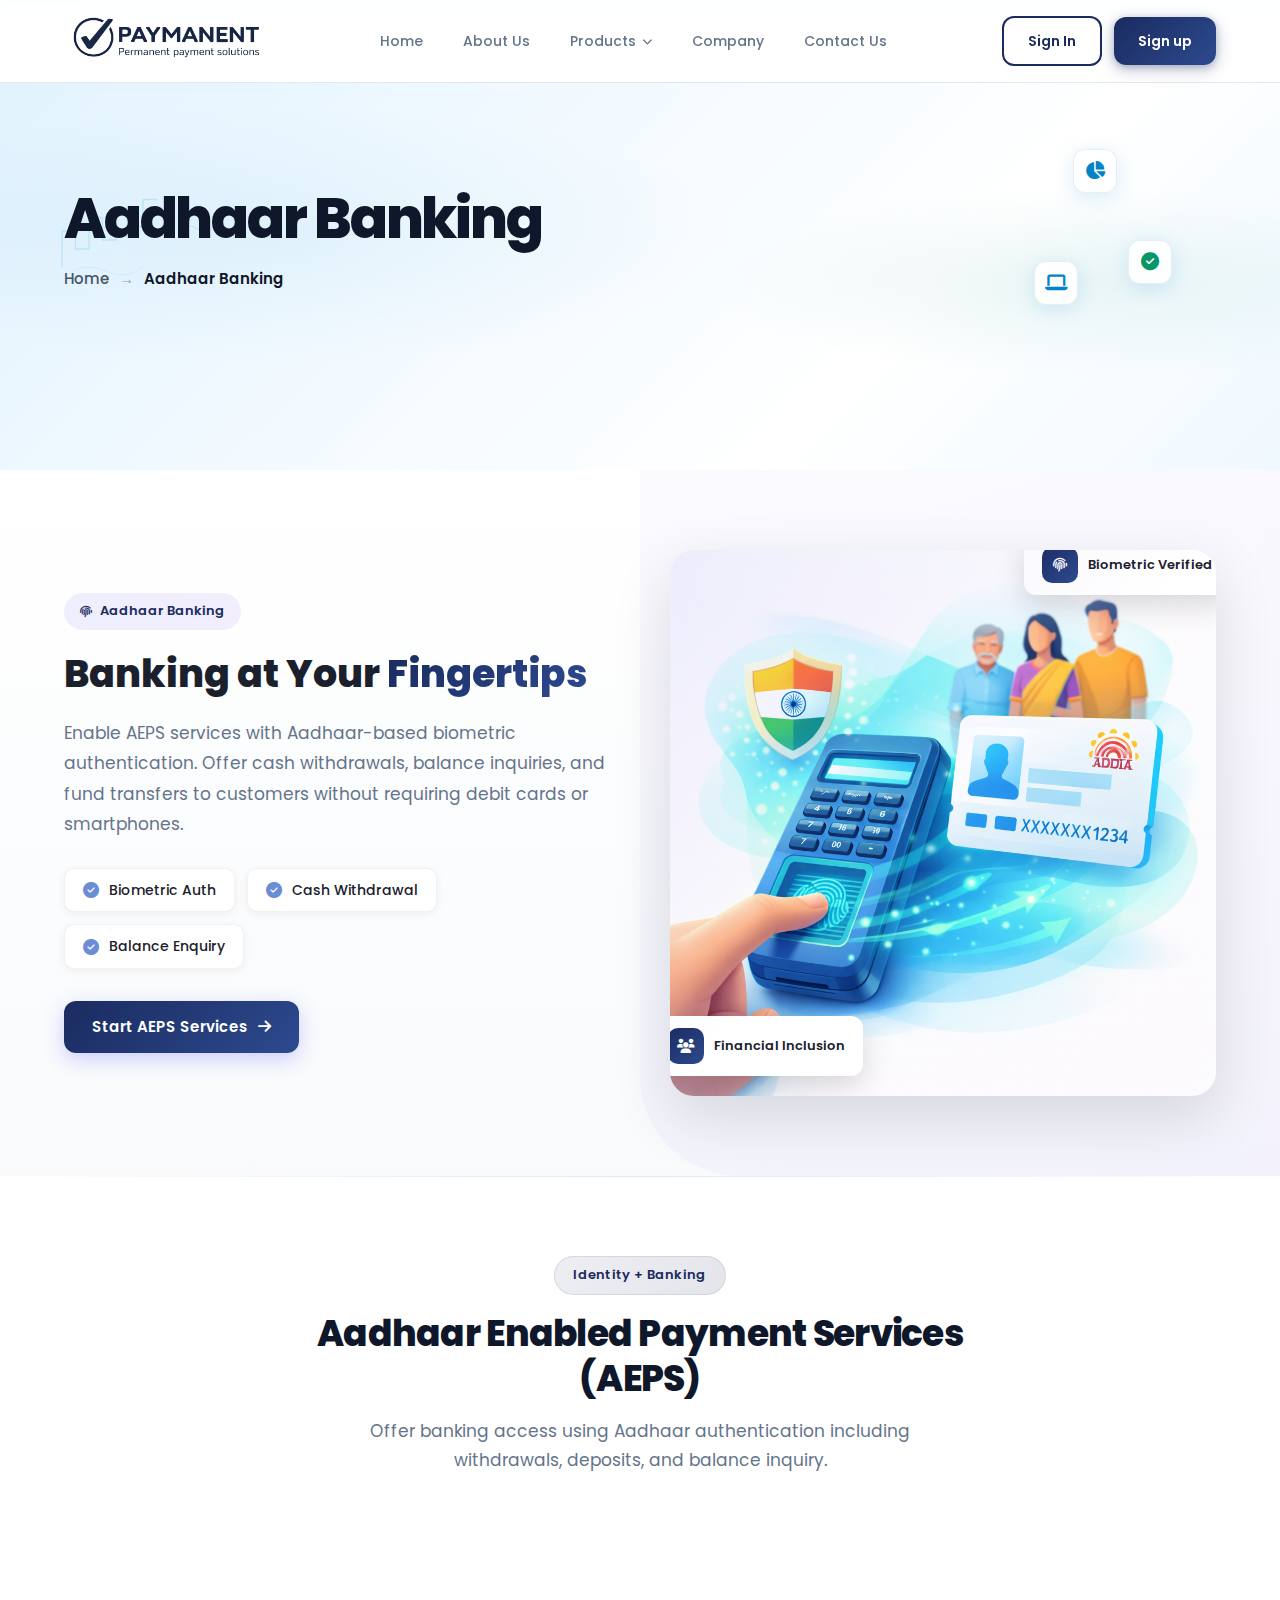
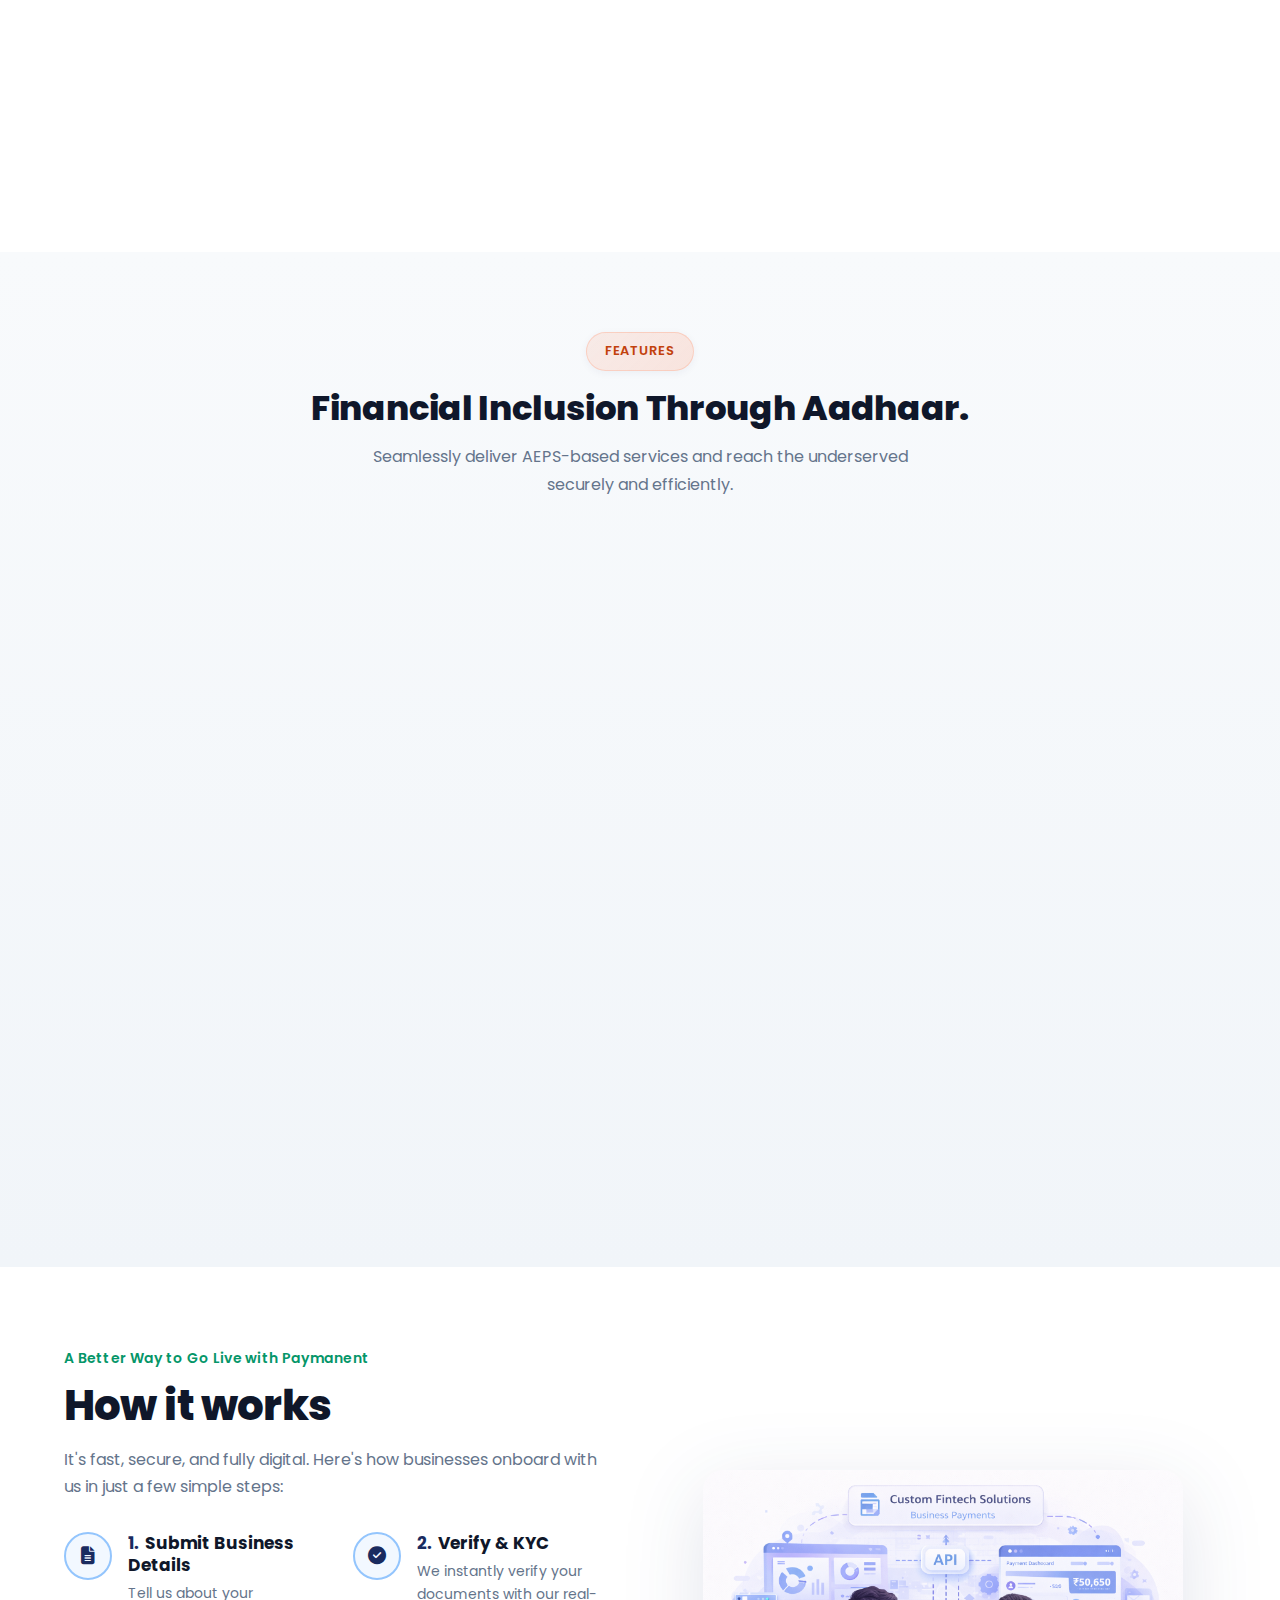
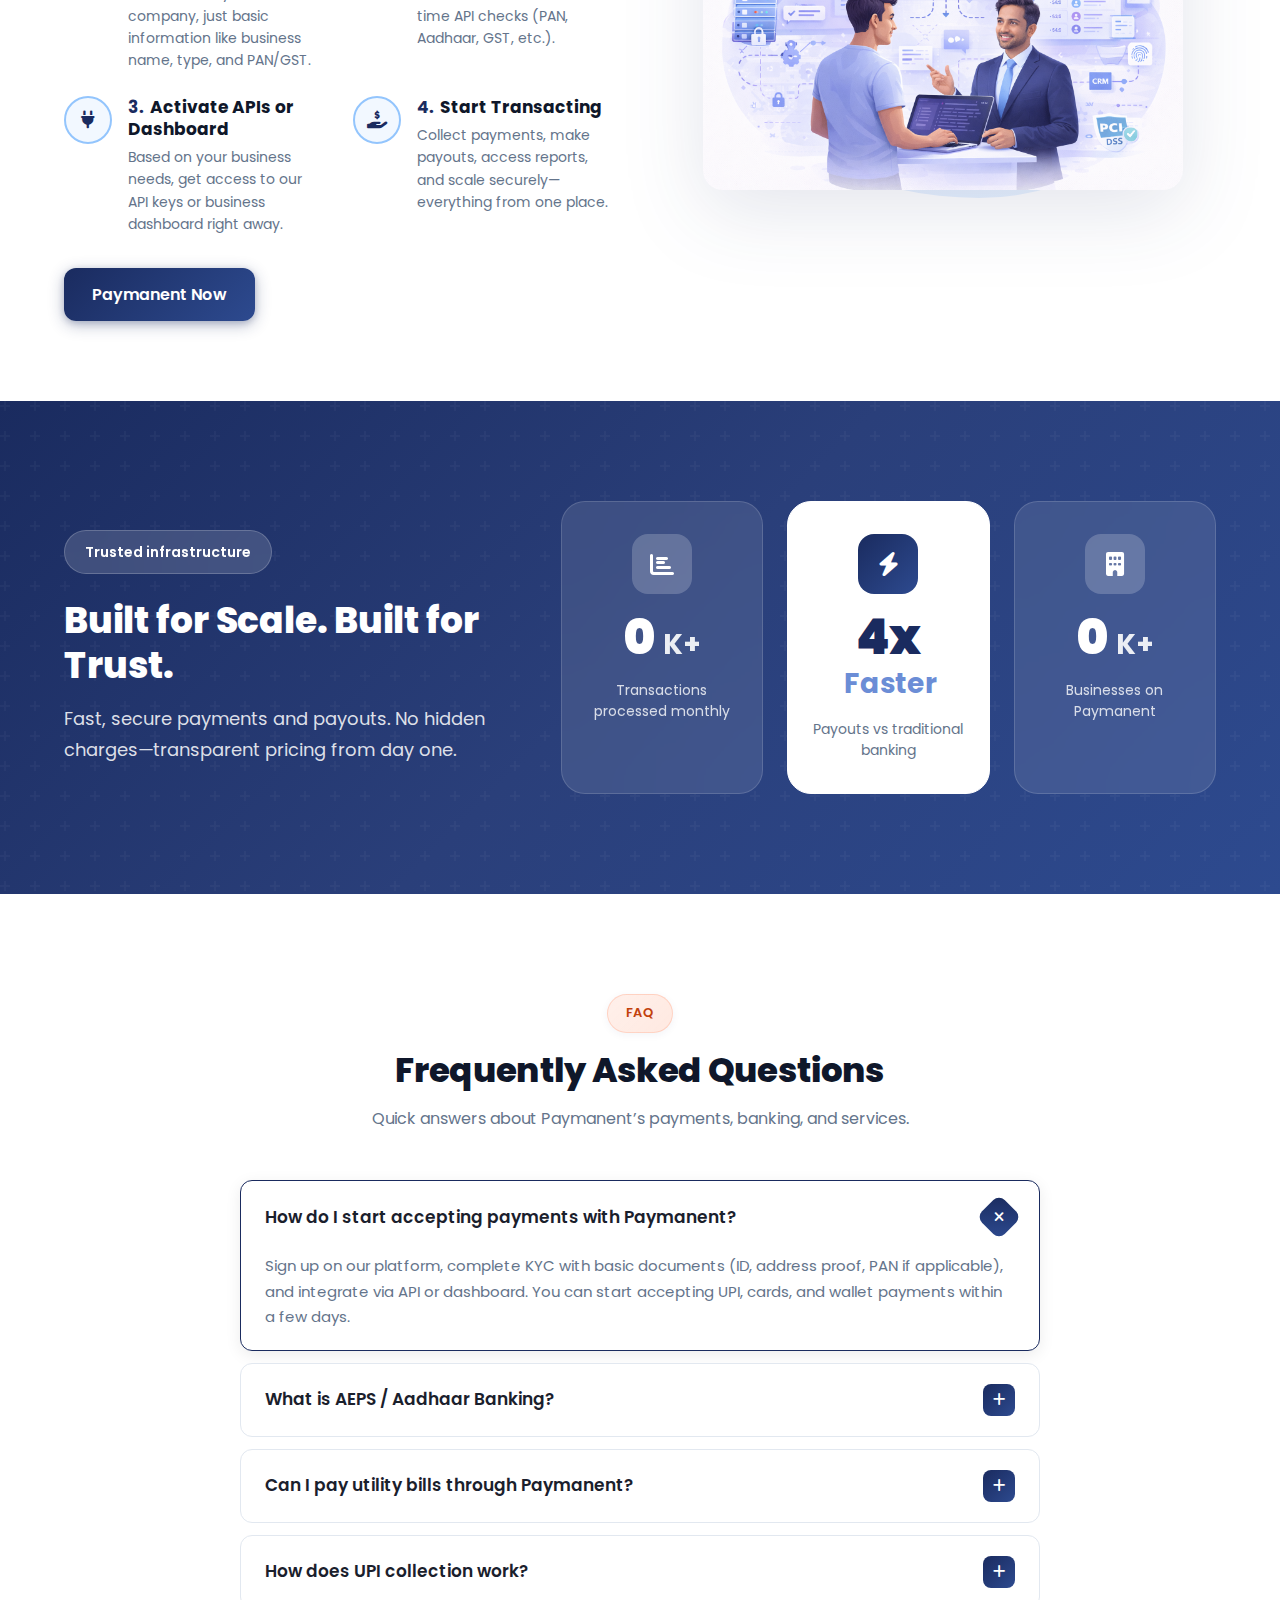
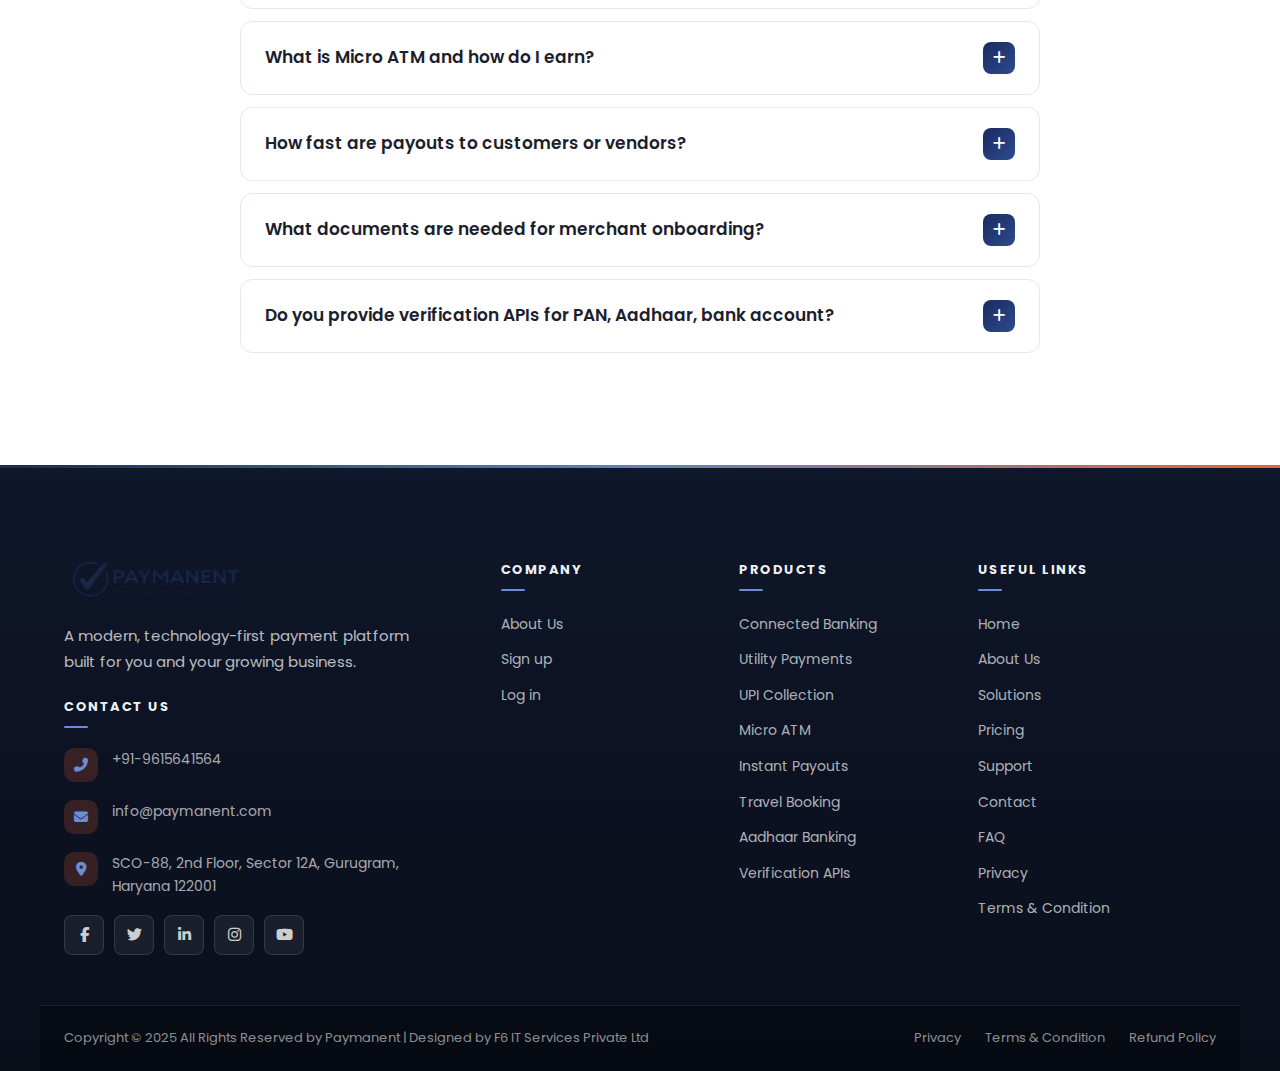
<file: aadhaar-banking.html>
<!DOCTYPE html>
<html lang="en">
<head>
    <meta charset="UTF-8">
    <meta name="viewport" content="width=device-width, initial-scale=1.0">
    <title>Aadhaar Banking — Deliver Banking Services with Aadhaar Authentication | Paymanent</title>
    <meta name="description" content="Offer AEPS services like withdrawals and balance checks using Aadhaar and biometric verification. Seamless AEPS integration, Micro ATM compatible.">
    <meta name="keywords" content="Aadhaar Banking, AEPS, biometric authentication, financial inclusion, Paymanent">
    <link rel="icon" type="image/png" href="image/FAVICON.png">
    <link rel="stylesheet" href="assets/styles.css">
    <link rel="stylesheet" href="assets/connected-banking.css">
    <link rel="stylesheet" href="assets/product-banner.css">
    <link rel="preconnect" href="https://fonts.googleapis.com">
    <link rel="preconnect" href="https://fonts.gstatic.com" crossorigin>
    <link href="https://fonts.googleapis.com/css2?family=Poppins:wght@300;400;500;600;700;800;900&display=swap" rel="stylesheet">
    <link rel="stylesheet" href="https://cdnjs.cloudflare.com/ajax/libs/font-awesome/6.4.0/css/all.min.css">
</head>
<body class="page-connected-banking">
    <!-- Animated Background Elements -->
    <div class="bg-animation">
        <div class="bg-circle circle-1"></div>
        <div class="bg-circle circle-2"></div>
        <div class="bg-circle circle-3"></div>
    </div>

    <!-- Navigation -->
    <nav class="navbar">
        <div class="container">
            <div class="nav-wrapper">
                <a href="index.html" class="logo">
                    <img src="image/PAYMANENT_logo.png" alt="Paymanent" class="logo-img">
                </a>
                <ul class="nav-menu">
                    <li><a href="index.html" class="nav-link">Home</a></li>
                    <li><a href="about.html" class="nav-link">About Us</a></li>
                    <li class="nav-item-dropdown">
                        <a href="index.html#services" class="nav-link nav-link-dropdown">Products <i class="fas fa-chevron-down"></i></a>
                        <div class="nav-dropdown">
                            <div class="nav-dropdown-inner">
                                <div class="nav-dropdown-left">
                                    <div class="nav-dropdown-grid">
                                        <a href="connected-banking.html" class="nav-dropdown-item">
                                            <span class="nav-dropdown-icon"><i class="fas fa-university"></i></span>
                                            <span class="nav-dropdown-label">Connected Banking</span>
                                        </a>
                                        <a href="utility-payment.html" class="nav-dropdown-item">
                                            <span class="nav-dropdown-icon"><i class="fas fa-file-invoice-dollar"></i></span>
                                            <span class="nav-dropdown-label">Utility Payments</span>
                                        </a>
                                        <a href="instant-payouts.html" class="nav-dropdown-item">
                                            <span class="nav-dropdown-icon"><i class="fas fa-bolt"></i></span>
                                            <span class="nav-dropdown-label">Instant Payouts</span>
                                        </a>
                                        <a href="travel-booking.html" class="nav-dropdown-item">
                                            <span class="nav-dropdown-icon"><i class="fas fa-plane"></i></span>
                                            <span class="nav-dropdown-label">Travel Booking</span>
                                        </a>
                                        <a href="upi-collection.html" class="nav-dropdown-item">
                                            <span class="nav-dropdown-icon"><i class="fas fa-hand-holding-usd"></i></span>
                                            <span class="nav-dropdown-label">UPI Collection</span>
                                        </a>
                                        <a href="micro-atm.html" class="nav-dropdown-item">
                                            <span class="nav-dropdown-icon"><i class="fas fa-money-bill-wave"></i></span>
                                            <span class="nav-dropdown-label">Micro ATM</span>
                                        </a>
                                        <a href="aadhaar-banking.html" class="nav-dropdown-item">
                                            <span class="nav-dropdown-icon"><i class="fas fa-fingerprint"></i></span>
                                            <span class="nav-dropdown-label">Aadhaar Banking</span>
                                        </a>
                                        <a href="verification-apis.html" class="nav-dropdown-item">
                                            <span class="nav-dropdown-icon"><i class="fas fa-shield-alt"></i></span>
                                            <span class="nav-dropdown-label">Verification APIs</span>
                                        </a>
                                    </div>
                                    <div class="nav-dropdown-footer">
                                        <div class="nav-dropdown-social">
                                            <a href="#" class="nav-dropdown-social-link" aria-label="Facebook"><i class="fab fa-facebook-f"></i></a>
                                            <a href="#" class="nav-dropdown-social-link" aria-label="YouTube"><i class="fab fa-youtube"></i></a>
                                            <a href="#" class="nav-dropdown-social-link" aria-label="Instagram"><i class="fab fa-instagram"></i></a>
                                            <a href="#" class="nav-dropdown-social-link" aria-label="LinkedIn"><i class="fab fa-linkedin-in"></i></a>
                                        </div>
                                    </div>
                                </div>
                                <div class="nav-dropdown-right">
                                    <div class="nav-dropdown-promo">
                                        <div class="nav-dropdown-promo-img-wrap">
                                            <img src="image/DASHBOARDIMAGE.png" alt="Paymanent" class="nav-dropdown-promo-img" loading="lazy" width="280" height="180">
                                        </div>
                                        <h4 class="nav-dropdown-promo-title">Paymanent — Rasta Unnati Ka</h4>
                                        <p class="nav-dropdown-promo-desc">Simplifying Digital Payments and Banking with Seamless Solutions for Everyone.</p>
                                    </div>
                                </div>
                            </div>
                        </div>
                    </li>
                    <li><a href="index.html#company" class="nav-link">Company</a></li>
                    <li><a href="contact.html" class="nav-link">Contact Us</a></li>
                </ul>
                <div class="nav-actions">
                    <a href="contact.html" class="btn btn-outline">Sign In</a>
                    <a href="contact.html" class="btn btn-primary">Sign up</a>
                </div>
                <button class="mobile-toggle">
                    <span></span>
                    <span></span>
                    <span></span>
                </button>
            </div>
        </div>
    </nav>

    <!-- Pro-level Page Banner -->
    <section class="product-banner">
        <div class="product-banner-strips">
            <span class="product-strip product-strip-left"></span>
            <span class="product-strip product-strip-right"></span>
        </div>
        <div class="product-banner-bg-pattern" aria-hidden="true"></div>
        <div class="container product-banner-container">
            <div class="product-banner-grid">
                <div class="product-banner-left">
                    <div class="product-banner-line-art" aria-hidden="true">
                        <svg class="product-line-art-svg" viewBox="0 0 200 120" fill="none" xmlns="http://www.w3.org/2000/svg">
                            <path d="M20 90 L20 50 L35 50 L35 70 L50 70 L50 35 L65 35 L65 60 L80 60 L80 25 L95 25 L95 45 L110 45 L110 15 L125 15" stroke="currentColor" stroke-width="1.5" stroke-linecap="round" stroke-linejoin="round" opacity="0.35"/>
                            <path d="M150 40 L165 25 L180 35 L175 50 L165 45 Z" stroke="currentColor" stroke-width="1.2" fill="none" opacity="0.3"/>
                            <circle cx="160" cy="38" r="3" fill="currentColor" opacity="0.25"/>
                            <path d="M30 95 Q50 85 70 95 T110 90" stroke="currentColor" stroke-width="1" fill="none" opacity="0.2"/>
                        </svg>
                    </div>
                    <h1 class="product-banner-title">Aadhaar Banking</h1>
                    <nav class="product-banner-breadcrumb" aria-label="Breadcrumb">
                        <a href="index.html">Home</a>
                        <span class="product-breadcrumb-arrow">→</span>
                        <span class="product-breadcrumb-current">Aadhaar Banking</span>
                    </nav>
                </div>
                <div class="product-banner-right">
                    <div class="product-banner-bars">
                        <span class="product-bar" style="--h: 45%; --d: 0"></span>
                        <span class="product-bar" style="--h: 70%; --d: 1"></span>
                        <span class="product-bar" style="--h: 55%; --d: 2"></span>
                        <span class="product-bar" style="--h: 85%; --d: 3"></span>
                        <span class="product-bar" style="--h: 60%; --d: 4"></span>
                        <span class="product-bar" style="--h: 75%; --d: 5"></span>
                        <span class="product-bar" style="--h: 50%; --d: 6"></span>
                        <span class="product-bar" style="--h: 90%; --d: 7"></span>
                        <span class="product-bar" style="--h: 65%; --d: 8"></span>
                        <span class="product-bar" style="--h: 80%; --d: 9"></span>
                    </div>
                    <div class="product-banner-floats">
                        <div class="product-float product-float-chart"><i class="fas fa-chart-pie"></i></div>
                        <div class="product-float product-float-check"><i class="fas fa-check-circle"></i></div>
                        <div class="product-float product-float-laptop"><i class="fas fa-laptop"></i></div>
                    </div>
                </div>
            </div>
        </div>
    </section>

    <!-- Product Intro Section -->
    <section class="product-intro">
        <div class="container">
            <div class="product-intro-grid">
                <div class="product-intro-content">
                    <span class="product-intro-badge"><i class="fas fa-fingerprint"></i> Aadhaar Banking</span>
                    <h2 class="product-intro-title">Banking at Your <span>Fingertips</span></h2>
                    <p class="product-intro-desc">Enable AEPS services with Aadhaar-based biometric authentication. Offer cash withdrawals, balance inquiries, and fund transfers to customers without requiring debit cards or smartphones.</p>
                    <div class="product-intro-features">
                        <div class="product-intro-feature"><i class="fas fa-check-circle"></i> Biometric Auth</div>
                        <div class="product-intro-feature"><i class="fas fa-check-circle"></i> Cash Withdrawal</div>
                        <div class="product-intro-feature"><i class="fas fa-check-circle"></i> Balance Enquiry</div>
                    </div>
                    <a href="contact.html" class="product-intro-btn">Start AEPS Services <i class="fas fa-arrow-right"></i></a>
                </div>
                <div class="product-intro-visual">
                    <div class="product-intro-img-wrapper">
                        <img src="image/Aadhaar.png" alt="Aadhaar Banking" class="product-intro-img">
                        <div class="product-intro-floating top-right">
                            <i class="fas fa-fingerprint"></i>
                            <span>Biometric Verified</span>
                        </div>
                        <div class="product-intro-floating bottom-left">
                            <i class="fas fa-users"></i>
                            <span>Financial Inclusion</span>
                        </div>
                    </div>
                </div>
            </div>
        </div>
    </section>

    <!-- Benefits Section - Aadhaar Enabled Payment Services (AEPS) -->
    <section class="why-paymanent-section">
        <div class="container">
            <div class="why-header">
                <span class="why-badge">Identity + Banking</span>
                <h2 class="why-title">Aadhaar Enabled Payment Services (AEPS)</h2>
                <p class="why-subtitle">Offer banking access using Aadhaar authentication including withdrawals, deposits, and balance inquiry.</p>
            </div>
            <div class="why-grid">
                <div class="why-card">
                    <div class="why-icon-box">
                        <i class="fas fa-fingerprint"></i>
                    </div>
                    <h3 class="why-card-title">Biometric Authentication</h3>
                    <p class="why-card-desc">Seamless AEPS integration with biometric authentication support.</p>
                </div>
                <div class="why-card">
                    <div class="why-icon-box">
                        <i class="fas fa-map-marked-alt"></i>
                    </div>
                    <h3 class="why-card-title">Rural Access</h3>
                    <p class="why-card-desc">Reach the underserved with secure, fast banking services.</p>
                </div>
                <div class="why-card">
                    <div class="why-icon-box">
                        <i class="fas fa-shield-alt"></i>
                    </div>
                    <h3 class="why-card-title">Secure & Fast</h3>
                    <p class="why-card-desc">Works with Micro ATM setup for last-mile delivery.</p>
                </div>
            </div>
        </div>
    </section>

    <!-- Features Section -->
    <section id="features" class="features">
        <div class="container">
            <div class="section-header">
                <div class="section-badge">Features</div>
                <h2 class="section-title">Financial Inclusion Through Aadhaar.</h2>
                <p class="section-description">Seamlessly deliver AEPS-based services and reach the underserved securely and efficiently.</p>
            </div>
            <div class="features-grid features-grid-4">
                <div class="feature-card">
                    <div class="feature-icon">
                        <i class="fas fa-id-card"></i>
                    </div>
                    <h3 class="feature-title">Aadhaar Enabled Payments</h3>
                    <p class="feature-text">AEPS based withdrawals and balance checks.</p>
                    <div class="feature-link">
                        <span>Learn more</span>
                        <i class="fas fa-arrow-right"></i>
                    </div>
                </div>
                <div class="feature-card">
                    <div class="feature-icon">
                        <i class="fas fa-fingerprint"></i>
                    </div>
                    <h3 class="feature-title">Secure Biometric Access</h3>
                    <p class="feature-text">Fingerprint-based transaction verification.</p>
                    <div class="feature-link">
                        <span>Learn more</span>
                        <i class="fas fa-arrow-right"></i>
                    </div>
                </div>
                <div class="feature-card">
                    <div class="feature-icon">
                        <i class="fas fa-university"></i>
                    </div>
                    <h3 class="feature-title">Interoperable Transactions</h3>
                    <p class="feature-text">Supports all banks linked to Aadhaar.</p>
                    <div class="feature-link">
                        <span>Learn more</span>
                        <i class="fas fa-arrow-right"></i>
                    </div>
                </div>
                <div class="feature-card">
                    <div class="feature-icon">
                        <i class="fas fa-money-bill-wave"></i>
                    </div>
                    <h3 class="feature-title">Micro ATM Integration</h3>
                    <p class="feature-text">Compatible with mini ATM hardware.</p>
                    <div class="feature-link">
                        <span>Learn more</span>
                        <i class="fas fa-arrow-right"></i>
                    </div>
                </div>
                <div class="feature-card">
                    <div class="feature-icon">
                        <i class="fas fa-balance-scale"></i>
                    </div>
                    <h3 class="feature-title">Bank Reconciliation</h3>
                    <p class="feature-text">Automatically match payments and bank entries.</p>
                    <div class="feature-link">
                        <span>Learn more</span>
                        <i class="fas fa-arrow-right"></i>
                    </div>
                </div>
                <div class="feature-card">
                    <div class="feature-icon">
                        <i class="fas fa-rupee-sign"></i>
                    </div>
                    <h3 class="feature-title">Income Opportunities</h3>
                    <p class="feature-text">Earn per transaction with your agent network.</p>
                    <div class="feature-link">
                        <span>Learn more</span>
                        <i class="fas fa-arrow-right"></i>
                    </div>
                </div>
                <div class="feature-card">
                    <div class="feature-icon">
                        <i class="fas fa-user-plus"></i>
                    </div>
                    <h3 class="feature-title">Paperless Onboarding</h3>
                    <p class="feature-text">Easy and fast agent registration.</p>
                    <div class="feature-link">
                        <span>Learn more</span>
                        <i class="fas fa-arrow-right"></i>
                    </div>
                </div>
                <div class="feature-card">
                    <div class="feature-icon">
                        <i class="fas fa-certificate"></i>
                    </div>
                    <h3 class="feature-title">NPCI Compliant</h3>
                    <p class="feature-text">Fully aligned with AEPS guidelines.</p>
                    <div class="feature-link">
                        <span>Learn more</span>
                        <i class="fas fa-arrow-right"></i>
                    </div>
                </div>
            </div>
        </div>
    </section>

   
    <section id="how-it-works" class="platform-journey-section how-it-works-modern">
        <div class="container">
            <div class="journey-content how-it-works-grid">
                <div class="how-it-works-left">
                    <p class="how-it-works-tagline">A Better Way to Go Live with Paymanent</p>
                    <h2 class="how-it-works-title">How it works</h2>
                    <p class="how-it-works-subtitle">It's fast, secure, and fully digital. Here's how businesses onboard with us in just a few simple steps:</p>
                    <div class="how-it-works-steps">
                        <div class="how-step">
                            <div class="how-step-icon-wrap"><i class="fas fa-file-alt"></i></div>
                            <div class="how-step-body">
                                <h3 class="how-step-title"><span class="how-step-num">1.</span> Submit Business Details</h3>
                                <p class="how-step-desc">Tell us about your company, just basic information like business name, type, and PAN/GST.</p>
                            </div>
                        </div>
                        <div class="how-step">
                            <div class="how-step-icon-wrap"><i class="fas fa-check-circle"></i></div>
                            <div class="how-step-body">
                                <h3 class="how-step-title"><span class="how-step-num">2.</span> Verify & KYC</h3>
                                <p class="how-step-desc">We instantly verify your documents with our real-time API checks (PAN, Aadhaar, GST, etc.).</p>
                            </div>
                        </div>
                        <div class="how-step">
                            <div class="how-step-icon-wrap"><i class="fas fa-plug"></i></div>
                            <div class="how-step-body">
                                <h3 class="how-step-title"><span class="how-step-num">3.</span> Activate APIs or Dashboard</h3>
                                <p class="how-step-desc">Based on your business needs, get access to our API keys or business dashboard right away.</p>
                            </div>
                        </div>
                        <div class="how-step">
                            <div class="how-step-icon-wrap"><i class="fas fa-hand-holding-usd"></i></div>
                            <div class="how-step-body">
                                <h3 class="how-step-title"><span class="how-step-num">4.</span> Start Transacting</h3>
                                <p class="how-step-desc">Collect payments, make payouts, access reports, and scale securely—everything from one place.</p>
                            </div>
                        </div>
                    </div>
                    <a href="contact.html" class="btn btn-primary btn-how-cta">Paymanent Now</a>
                </div>
                <div class="how-it-works-right">
                    <div class="how-it-works-illustration">
                        <div class="how-illus-shape"></div>
                        <img src="image/CUSTOM_PAYMENT_SOLUTION.png" alt="Go live with Paymanent - simple steps" class="how-illus-img" loading="lazy" width="480" height="400">
                    </div>
                </div>
            </div>
        </div>
    </section>




     <!-- Stats Section -->
    <section id="stats" class="stats-section">
        <div class="container">
            <div class="stats-content">
                <div class="stats-info">
                    <span class="stats-badge">Trusted infrastructure</span>
                    <h2 class="stats-title">Built for Scale. Built for Trust.</h2>
                    <p class="stats-desc">Fast, secure payments and payouts. No hidden charges—transparent pricing from day one.</p>
                </div>
                <div class="stats-grid">
                    <div class="stats-card">
                        <div class="stats-icon">
                            <i class="fas fa-chart-bar"></i>
                        </div>
                        <div class="stats-number" data-target="250">0</div>
                        <div class="stats-suffix">K+</div>
                        <p class="stats-label">Transactions processed monthly</p>
                    </div>
                    <div class="stats-card highlight">
                        <div class="stats-icon">
                            <i class="fas fa-bolt"></i>
                        </div>
                        <div class="stats-number">4x</div>
                        <div class="stats-suffix">Faster</div>
                        <p class="stats-label">Payouts vs traditional banking</p>
                    </div>
                    <div class="stats-card">
                        <div class="stats-icon">
                            <i class="fas fa-building"></i>
                        </div>
                        <div class="stats-number" data-target="10">0</div>
                        <div class="stats-suffix">K+</div>
                        <p class="stats-label">Businesses on Paymanent</p>
                    </div>
                </div>
            </div>
        </div>
    </section>

 <!-- FAQ Section -->
 <section id="support" class="faq-section">
    <div class="container">
        <div class="faq-header">
            <div class="section-badge">FAQ</div>
            <h2 class="section-title">Frequently Asked Questions</h2>
            <p class="section-description">Quick answers about Paymanent’s payments, banking, and services.</p>
        </div>
        <div class="faq-accordion">
            <div class="faq-item active">
                <div class="faq-question">
                    <h4>How do I start accepting payments with Paymanent?</h4>
                    <span class="faq-icon"><i class="fas fa-plus"></i></span>
                </div>
                <div class="faq-answer">
                    <p>Sign up on our platform, complete KYC with basic documents (ID, address proof, PAN if applicable), and integrate via API or dashboard. You can start accepting UPI, cards, and wallet payments within a few days.</p>
                </div>
            </div>
            <div class="faq-item">
                <div class="faq-question">
                    <h4>What is AEPS / Aadhaar Banking?</h4>
                    <span class="faq-icon"><i class="fas fa-plus"></i></span>
                </div>
                <div class="faq-answer">
                    <p>AEPS lets you offer cash withdrawal, balance enquiry, and mini statements using the customer’s Aadhaar and biometric authentication. No card or phone needed—ideal for last-mile banking at your outlet.</p>
                </div>
            </div>
            <div class="faq-item">
                <div class="faq-question">
                    <h4>Can I pay utility bills through Paymanent?</h4>
                    <span class="faq-icon"><i class="fas fa-plus"></i></span>
                </div>
                <div class="faq-answer">
                    <p>Yes. We support Bharat Bill Pay (BBPS)—electricity, water, gas, DTH, broadband, and more from one dashboard. You can set reminders and get GST-ready invoices for business use.</p>
                </div>
            </div>
            <div class="faq-item">
                <div class="faq-question">
                    <h4>How does UPI collection work?</h4>
                    <span class="faq-icon"><i class="fas fa-plus"></i></span>
                </div>
                <div class="faq-answer">
                    <p>You get a unique UPI ID and QR. Customers pay by scanning the QR or using your UPI link. Amounts reflect in your linked account in real time, with tracking in your dashboard.</p>
                </div>
            </div>
            <div class="faq-item">
                <div class="faq-question">
                    <h4>What is Micro ATM and how do I earn?</h4>
                    <span class="faq-icon"><i class="fas fa-plus"></i></span>
                </div>
                <div class="faq-answer">
                    <p>Micro ATM turns your shop into a cash point. You can do cash withdrawal, balance check, and mini statement for customers. You earn a commission per transaction as per our pricing.</p>
                </div>
            </div>
            <div class="faq-item">
                <div class="faq-question">
                    <h4>How fast are payouts to customers or vendors?</h4>
                    <span class="faq-icon"><i class="fas fa-plus"></i></span>
                </div>
                <div class="faq-answer">
                    <p>Instant payouts are supported via UPI and IMPS. NEFT payouts are processed as per bank timelines. You can disburse from your dashboard with full tracking and optional automation.</p>
                </div>
            </div>
            <div class="faq-item">
                <div class="faq-question">
                    <h4>What documents are needed for merchant onboarding?</h4>
                    <span class="faq-icon"><i class="fas fa-plus"></i></span>
                </div>
                <div class="faq-answer">
                    <p>Typically we need identity proof (Aadhaar/Passport/Driving licence), address proof, PAN, cancelled cheque or bank details, and a recent photograph. Business entities need registration and GST (if applicable).</p>
                </div>
            </div>
            <div class="faq-item">
                <div class="faq-question">
                    <h4>Do you provide verification APIs for PAN, Aadhaar, bank account?</h4>
                    <span class="faq-icon"><i class="fas fa-plus"></i></span>
                </div>
                <div class="faq-answer">
                    <p>Yes. We offer secure, compliant APIs to verify PAN, Aadhaar, bank account, and GST. Integration is simple and suitable for onboarding, KYC, and compliance workflows.</p>
                </div>
            </div>
        </div>
    </div>
</section>

    <!-- Footer -->
    <footer class="footer">
        <div class="container">
            <div class="footer-content">
                <div class="footer-col footer-brand">
                    <div class="footer-logo">
                        <img src="image/PAYMANENT_logo.png" alt="Paymanent" class="footer-logo-img">
                    </div>
                    <p class="footer-description">A modern, technology-first payment platform built for you and your growing business.</p>
                    <h4 class="footer-title">Contact Us</h4>
                    <ul class="footer-contact">
                        <li>
                            <i class="fas fa-phone-alt"></i>
                            <a href="tel:+919615641564">+91-9615641564</a>
                        </li>
                        <li>
                            <i class="fas fa-envelope"></i>
                            <a href="mailto:info@paymanent.com">info@paymanent.com</a>
                        </li>
                        <li>
                            <i class="fas fa-map-marker-alt"></i>
                            <span>SCO-88, 2nd Floor, Sector 12A, Gurugram, Haryana 122001</span>
                        </li>
                    </ul>
                    <div class="footer-social">
                        <a href="#" class="social-link" aria-label="Facebook"><i class="fab fa-facebook-f"></i></a>
                        <a href="#" class="social-link" aria-label="Twitter"><i class="fab fa-twitter"></i></a>
                        <a href="#" class="social-link" aria-label="LinkedIn"><i class="fab fa-linkedin-in"></i></a>
                        <a href="#" class="social-link" aria-label="Instagram"><i class="fab fa-instagram"></i></a>
                        <a href="#" class="social-link" aria-label="YouTube"><i class="fab fa-youtube"></i></a>
                    </div>
                </div>
                <div class="footer-col">
                    <h4 class="footer-title">Company</h4>
                    <ul class="footer-links">
                        <li><a href="about.html">About Us</a></li>
                        <li><a href="contact.html">Sign up</a></li>
                        <li><a href="contact.html">Log in</a></li>
                    </ul>
                </div>
                <div class="footer-col">
                    <h4 class="footer-title">Products</h4>
                    <ul class="footer-links">
                        <li><a href="connected-banking.html">Connected Banking</a></li>
                        <li><a href="utility-payment.html">Utility Payments</a></li>
                        <li><a href="upi-collection.html">UPI Collection</a></li>
                        <li><a href="micro-atm.html">Micro ATM</a></li>
                        <li><a href="instant-payouts.html">Instant Payouts</a></li>
                        <li><a href="travel-booking.html">Travel Booking</a></li>
                        <li><a href="aadhaar-banking.html">Aadhaar Banking</a></li>
                        <li><a href="verification-apis.html">Verification APIs</a></li>
                    </ul>
                </div>
                <div class="footer-col">
                    <h4 class="footer-title">Useful Links</h4>
                    <ul class="footer-links">
                        <li><a href="index.html">Home</a></li>
                        <li><a href="about.html">About Us</a></li>
                        <li><a href="index.html#services">Solutions</a></li>
                        <li><a href="index.html#pricing">Pricing</a></li>
                        <li><a href="index.html#support">Support</a></li>
                        <li><a href="contact.html">Contact</a></li>
                        <li><a href="index.html#support">FAQ</a></li>
                        <li><a href="index.html">Privacy</a></li>
                        <li><a href="index.html">Terms & Condition</a></li>
                    </ul>
                </div>
            </div>
            <div class="footer-bottom">
                <p>Copyright © 2025 All Rights Reserved by Paymanent | Designed by F6 IT Services Private Ltd</p>
                <div class="footer-legal">
                    <a href="index.html">Privacy</a>
                    <a href="index.html">Terms & Condition</a>
                    <a href="index.html">Refund Policy</a>
                </div>
            </div>
        </div>
    </footer>

    <script src="assets/script.js"></script>
</body>
</html>
</file>
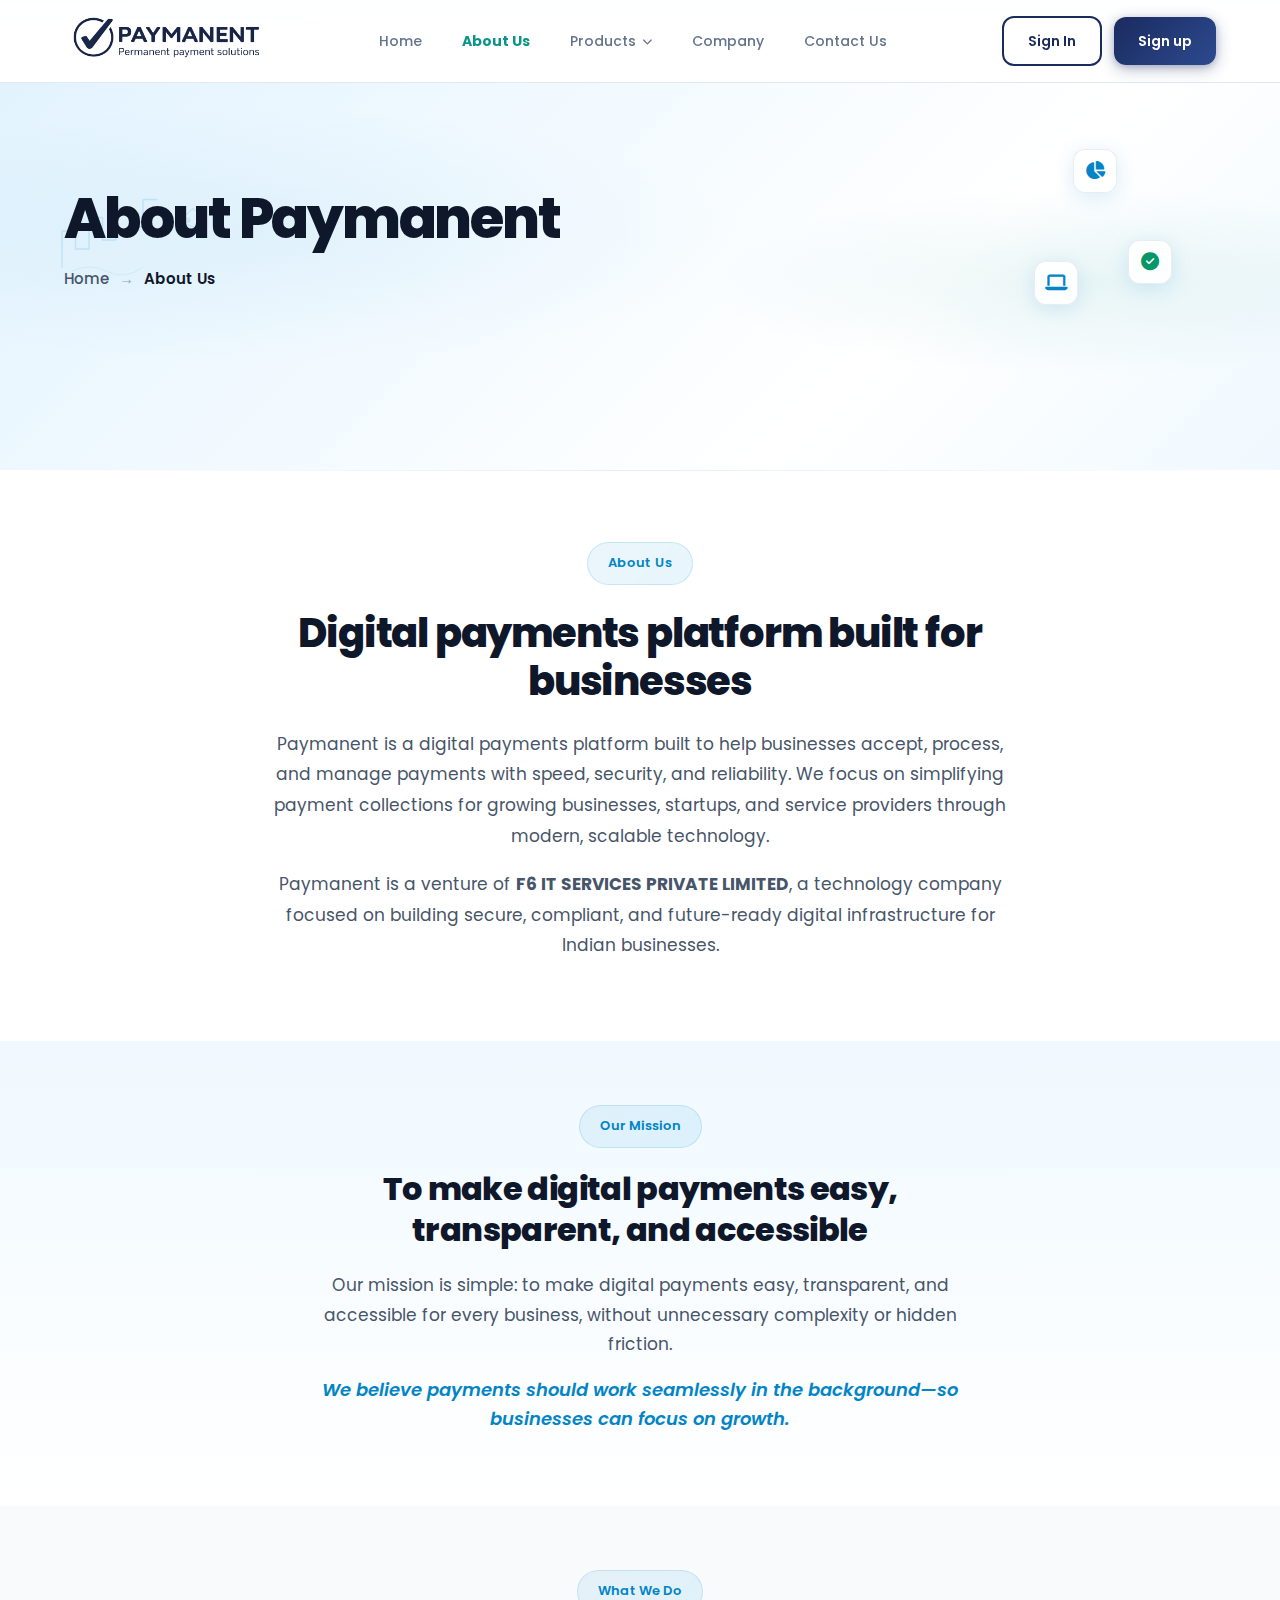
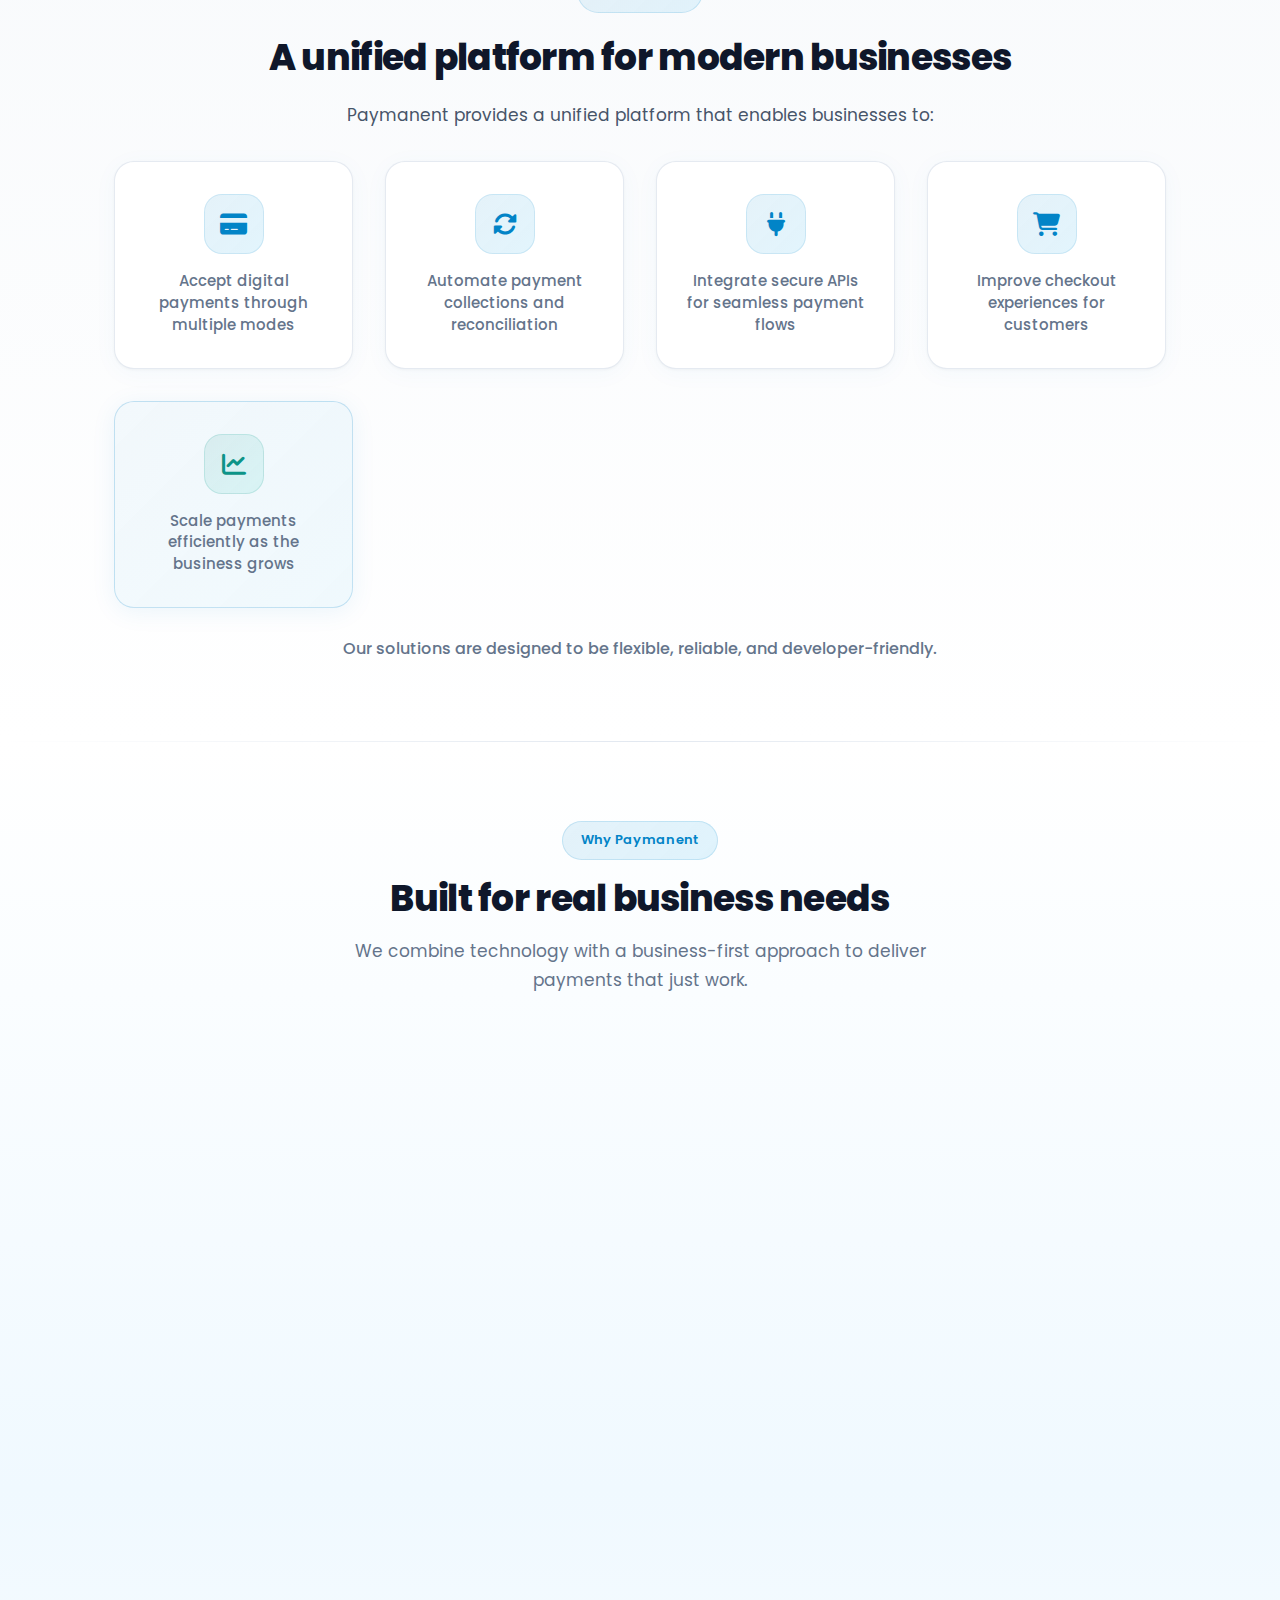
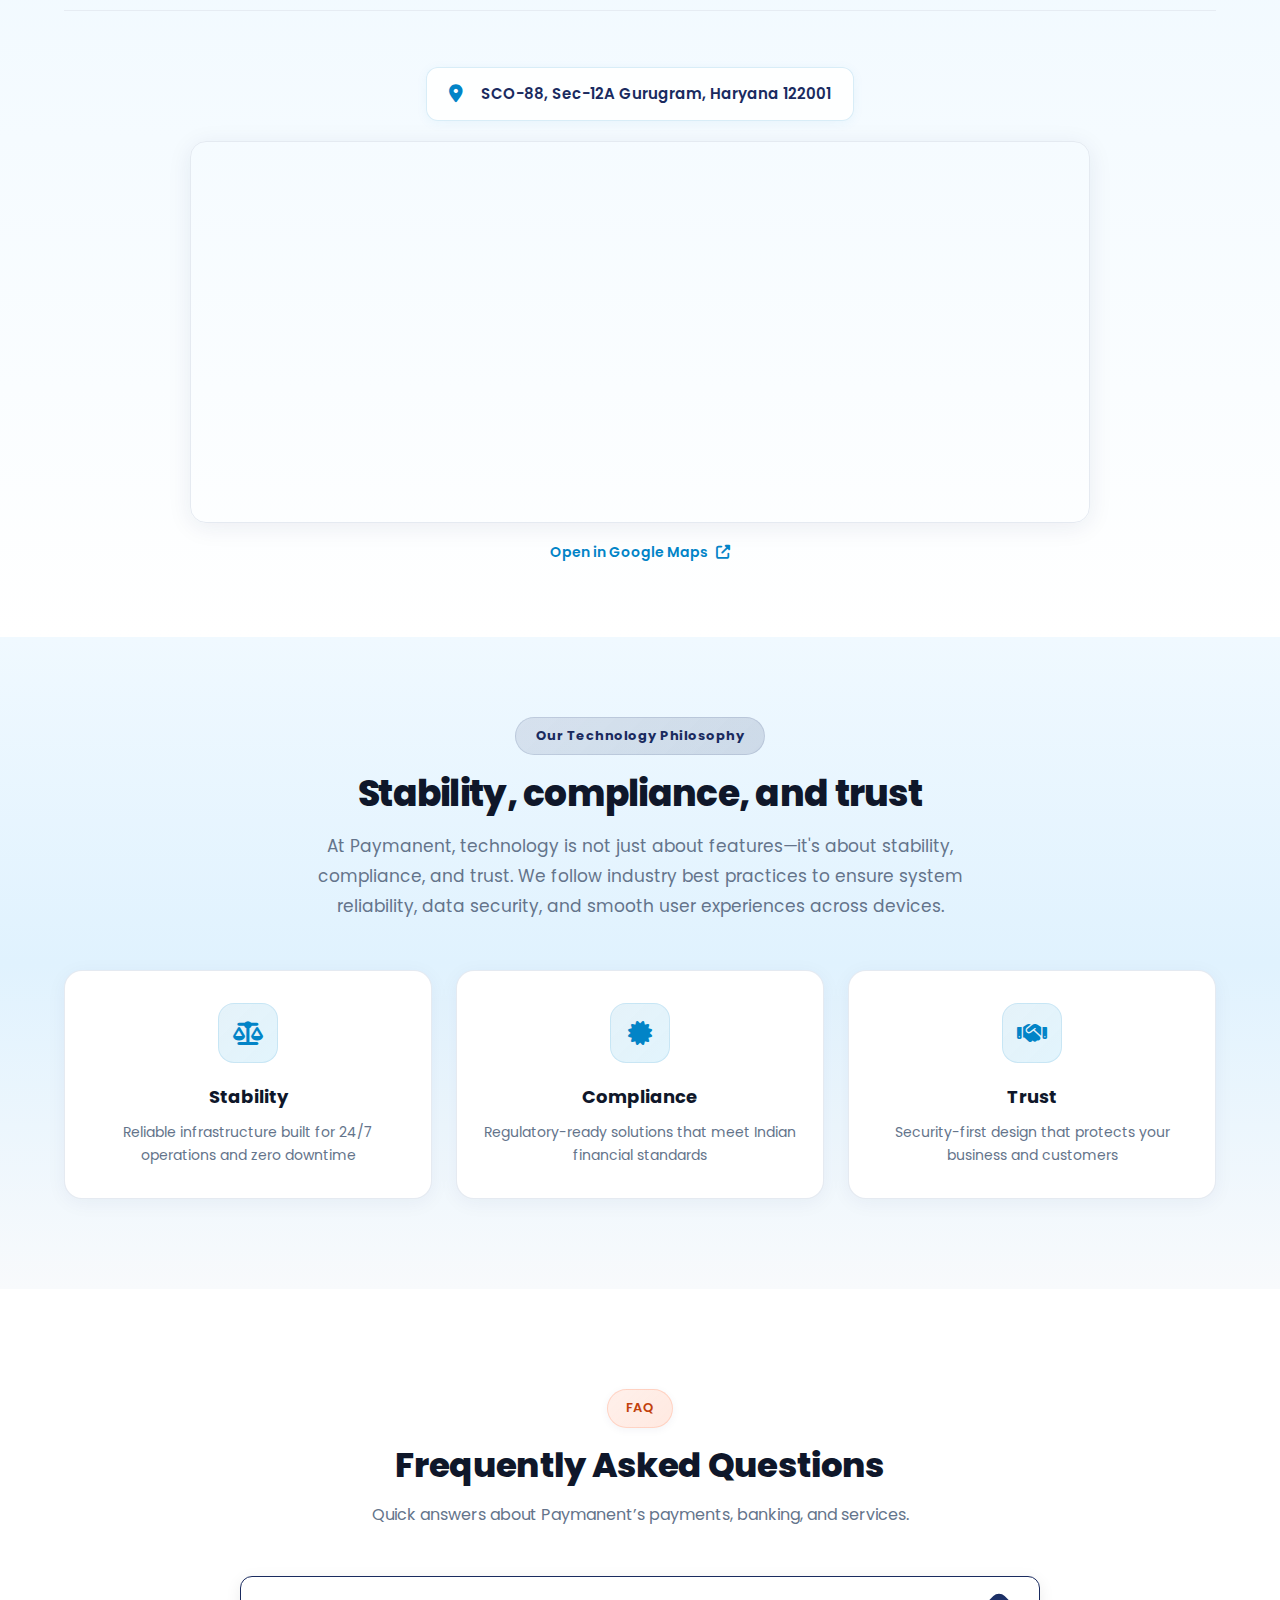
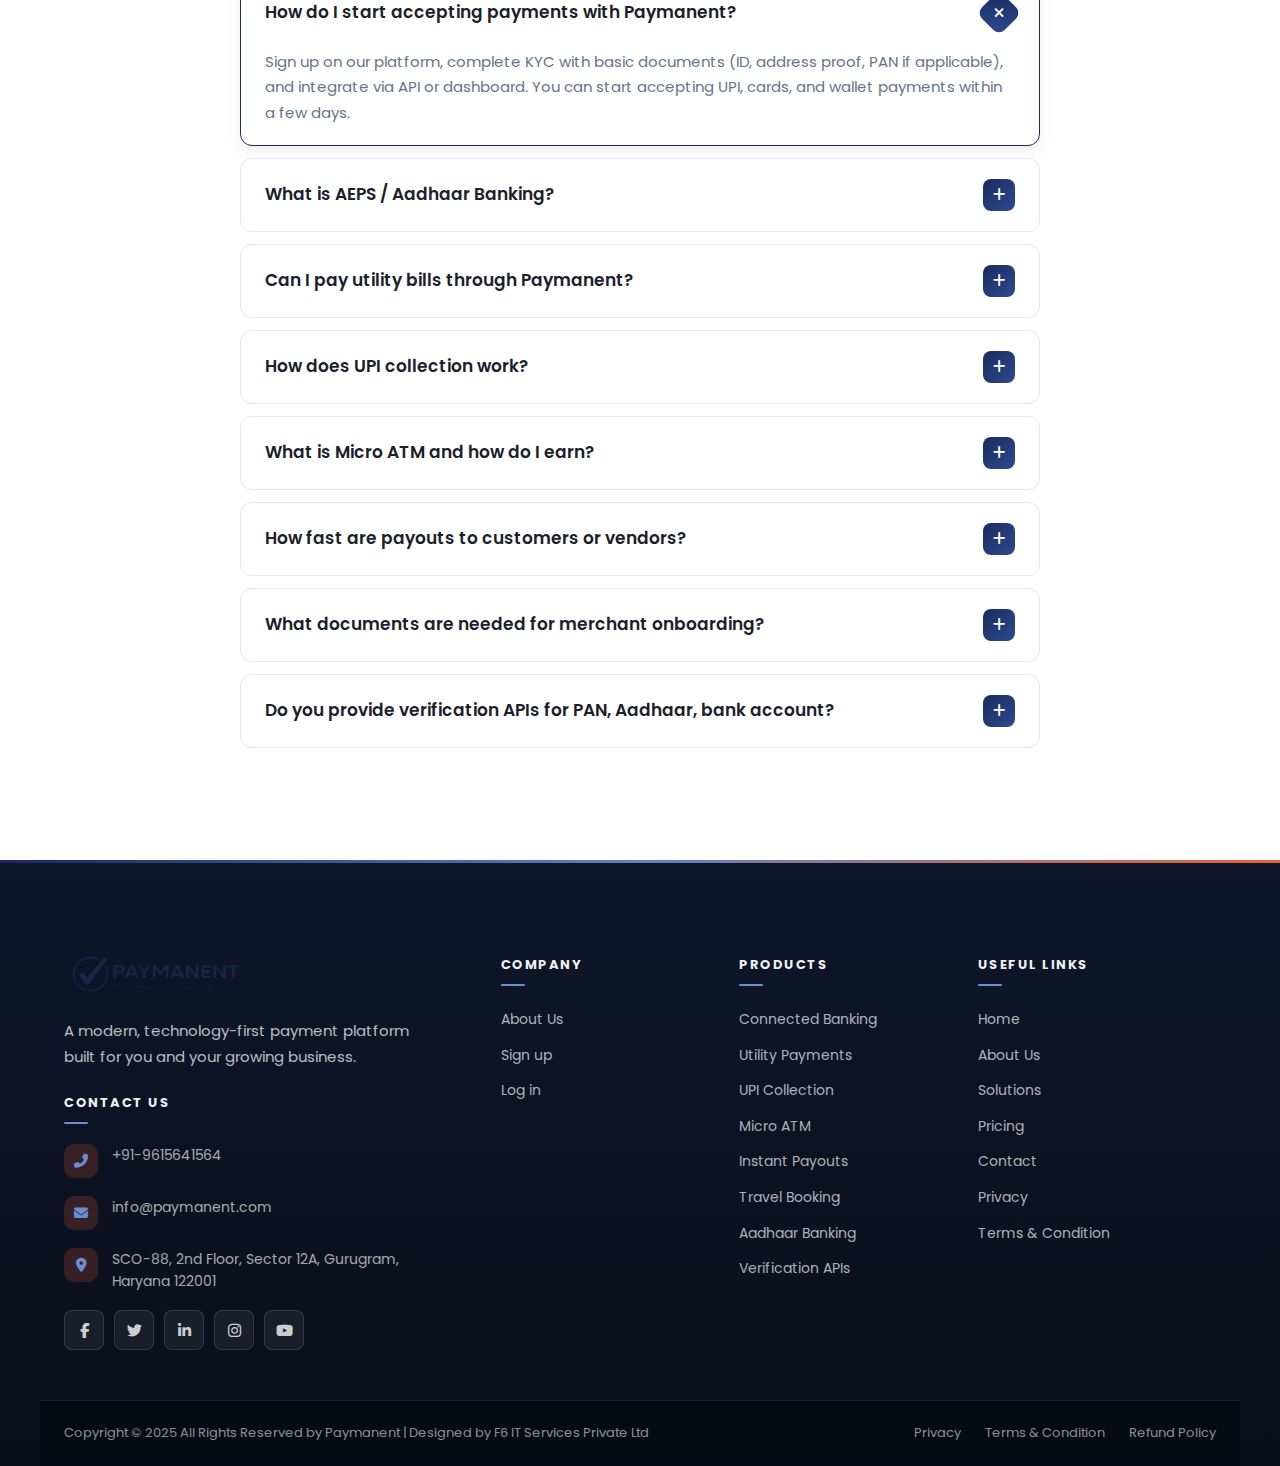
<file: about.html>
<!DOCTYPE html>
<html lang="en">
<head>
    <meta charset="UTF-8">
    <meta name="viewport" content="width=device-width, initial-scale=1.0">
    <title>About Us — Digital Payments Platform for Indian Businesses | Paymanent</title>
    <meta name="description" content="Paymanent is a digital payments platform built to help businesses accept, process, and manage payments with speed, security, and reliability.">
    <meta name="keywords" content="about Paymanent, fintech, digital payments, financial services">
    <link rel="icon" type="image/png" href="image/FAVICON.png">
    <link rel="stylesheet" href="assets/styles.css">
    <link rel="stylesheet" href="assets/connected-banking.css">
    <link rel="stylesheet" href="assets/about.css">
    <link rel="preconnect" href="https://fonts.googleapis.com">
    <link rel="preconnect" href="https://fonts.gstatic.com" crossorigin>
    <link href="https://fonts.googleapis.com/css2?family=Poppins:wght@300;400;500;600;700;800;900&display=swap" rel="stylesheet">
    <link rel="stylesheet" href="https://cdnjs.cloudflare.com/ajax/libs/font-awesome/6.4.0/css/all.min.css">
</head>
<body class="page-about page-connected-banking">
    <div class="bg-animation">
        <div class="bg-circle circle-1"></div>
        <div class="bg-circle circle-2"></div>
        <div class="bg-circle circle-3"></div>
    </div>

    <nav class="navbar">
        <div class="container">
            <div class="nav-wrapper">
                <a href="index.html" class="logo">
                    <img src="image/PAYMANENT_logo.png" alt="Paymanent" class="logo-img">
                </a>
                <ul class="nav-menu">
                    <li><a href="index.html" class="nav-link">Home</a></li>
                    <li><a href="about.html" class="nav-link">About Us</a></li>
                    <li class="nav-item-dropdown">
                        <a href="index.html#services" class="nav-link nav-link-dropdown">Products <i class="fas fa-chevron-down"></i></a>
                        <div class="nav-dropdown">
                            <div class="nav-dropdown-inner">
                                <div class="nav-dropdown-left">
                                    <div class="nav-dropdown-grid">
                                        <a href="connected-banking.html" class="nav-dropdown-item">
                                            <span class="nav-dropdown-icon"><i class="fas fa-university"></i></span>
                                            <span class="nav-dropdown-label">Connected Banking</span>
                                        </a>
                                        <a href="utility-payment.html" class="nav-dropdown-item">
                                            <span class="nav-dropdown-icon"><i class="fas fa-file-invoice-dollar"></i></span>
                                            <span class="nav-dropdown-label">Utility Payments</span>
                                        </a>
                                        <a href="instant-payouts.html" class="nav-dropdown-item">
                                            <span class="nav-dropdown-icon"><i class="fas fa-bolt"></i></span>
                                            <span class="nav-dropdown-label">Instant Payouts</span>
                                        </a>
                                        <a href="travel-booking.html" class="nav-dropdown-item">
                                            <span class="nav-dropdown-icon"><i class="fas fa-plane"></i></span>
                                            <span class="nav-dropdown-label">Travel Booking</span>
                                        </a>
                                        <a href="upi-collection.html" class="nav-dropdown-item">
                                            <span class="nav-dropdown-icon"><i class="fas fa-hand-holding-usd"></i></span>
                                            <span class="nav-dropdown-label">UPI Collection</span>
                                        </a>
                                        <a href="micro-atm.html" class="nav-dropdown-item">
                                            <span class="nav-dropdown-icon"><i class="fas fa-money-bill-wave"></i></span>
                                            <span class="nav-dropdown-label">Micro ATM</span>
                                        </a>
                                        <a href="aadhaar-banking.html" class="nav-dropdown-item">
                                            <span class="nav-dropdown-icon"><i class="fas fa-fingerprint"></i></span>
                                            <span class="nav-dropdown-label">Aadhaar Banking</span>
                                        </a>
                                        <a href="verification-apis.html" class="nav-dropdown-item">
                                            <span class="nav-dropdown-icon"><i class="fas fa-shield-alt"></i></span>
                                            <span class="nav-dropdown-label">Verification APIs</span>
                                        </a>
                                    </div>
                                    <div class="nav-dropdown-footer">
                                        <div class="nav-dropdown-social">
                                            <a href="#" class="nav-dropdown-social-link" aria-label="Facebook"><i class="fab fa-facebook-f"></i></a>
                                            <a href="#" class="nav-dropdown-social-link" aria-label="YouTube"><i class="fab fa-youtube"></i></a>
                                            <a href="#" class="nav-dropdown-social-link" aria-label="Instagram"><i class="fab fa-instagram"></i></a>
                                            <a href="#" class="nav-dropdown-social-link" aria-label="LinkedIn"><i class="fab fa-linkedin-in"></i></a>
                                        </div>
                                    </div>
                                </div>
                                <div class="nav-dropdown-right">
                                    <div class="nav-dropdown-promo">
                                        <div class="nav-dropdown-promo-img-wrap">
                                            <img src="image/DASHBOARDIMAGE.png" alt="Paymanent" class="nav-dropdown-promo-img" loading="lazy" width="280" height="180">
                                        </div>
                                        <h4 class="nav-dropdown-promo-title">Paymanent — Rasta Unnati Ka</h4>
                                        <p class="nav-dropdown-promo-desc">Simplifying Digital Payments and Banking with Seamless Solutions for Everyone.</p>
                                    </div>
                                </div>
                            </div>
                        </div>
                    </li>
                    <li><a href="index.html#company" class="nav-link">Company</a></li>
                    <li><a href="contact.html" class="nav-link">Contact Us</a></li>
                </ul>
                <div class="nav-actions">
                    <a href="contact.html" class="btn btn-outline">Sign In</a>
                    <a href="contact.html" class="btn btn-primary">Sign up</a>
                </div>
                <button class="mobile-toggle">
                    <span></span>
                    <span></span>
                    <span></span>
                </button>
            </div>
        </div>
    </nav>

    <section class="about-banner">
        <div class="about-banner-strips">
            <span class="about-strip about-strip-left"></span>
            <span class="about-strip about-strip-right"></span>
        </div>
        <div class="about-banner-bg-pattern" aria-hidden="true"></div>
        <div class="container about-banner-container">
            <div class="about-banner-grid">
                <div class="about-banner-left">
                    <div class="about-banner-line-art" aria-hidden="true">
                        <svg class="about-line-art-svg" viewBox="0 0 200 120" fill="none" xmlns="http://www.w3.org/2000/svg">
                            <path d="M20 90 L20 50 L35 50 L35 70 L50 70 L50 35 L65 35 L65 60 L80 60 L80 25 L95 25 L95 45 L110 45 L110 15 L125 15" stroke="currentColor" stroke-width="1.5" stroke-linecap="round" stroke-linejoin="round" opacity="0.35"/>
                            <path d="M150 40 L165 25 L180 35 L175 50 L165 45 Z" stroke="currentColor" stroke-width="1.2" fill="none" opacity="0.3"/>
                            <circle cx="160" cy="38" r="3" fill="currentColor" opacity="0.25"/>
                            <path d="M30 95 Q50 85 70 95 T110 90" stroke="currentColor" stroke-width="1" fill="none" opacity="0.2"/>
                        </svg>
                    </div>
                    <h1 class="about-banner-title">About Paymanent</h1>
                    <nav class="about-banner-breadcrumb" aria-label="Breadcrumb">
                        <a href="index.html">Home</a>
                        <span class="about-breadcrumb-arrow">→</span>
                        <span class="about-breadcrumb-current">About Us</span>
                    </nav>
                </div>
                <div class="about-banner-right">
                    <div class="about-banner-bars">
                        <span class="about-bar" style="--h: 45%; --d: 0"></span>
                        <span class="about-bar" style="--h: 70%; --d: 1"></span>
                        <span class="about-bar" style="--h: 55%; --d: 2"></span>
                        <span class="about-bar" style="--h: 85%; --d: 3"></span>
                        <span class="about-bar" style="--h: 60%; --d: 4"></span>
                        <span class="about-bar" style="--h: 75%; --d: 5"></span>
                        <span class="about-bar" style="--h: 50%; --d: 6"></span>
                        <span class="about-bar" style="--h: 90%; --d: 7"></span>
                        <span class="about-bar" style="--h: 65%; --d: 8"></span>
                        <span class="about-bar" style="--h: 80%; --d: 9"></span>
                    </div>
                    <div class="about-banner-floats">
                        <div class="about-float about-float-chart"><i class="fas fa-chart-pie"></i></div>
                        <div class="about-float about-float-check"><i class="fas fa-check-circle"></i></div>
                        <div class="about-float about-float-laptop"><i class="fas fa-laptop"></i></div>
                    </div>
                </div>
            </div>
        </div>
    </section>

    <section class="about-hero">
        <div class="container">
            <span class="about-hero-badge">About Us</span>
            <h2 class="about-hero-title">Digital payments platform built for businesses</h2>
            <p class="about-hero-desc">Paymanent is a digital payments platform built to help businesses accept, process, and manage payments with speed, security, and reliability. We focus on simplifying payment collections for growing businesses, startups, and service providers through modern, scalable technology.</p>
            <p class="about-hero-desc">Paymanent is a venture of <strong>F6 IT SERVICES PRIVATE LIMITED</strong>, a technology company focused on building secure, compliant, and future-ready digital infrastructure for Indian businesses.</p>
        </div>
    </section>

    <section class="about-mission">
        <div class="container">
            <span class="about-mission-badge">Our Mission</span>
            <h2 class="about-mission-title">To make digital payments easy, transparent, and accessible</h2>
            <p class="about-mission-desc">Our mission is simple: to make digital payments easy, transparent, and accessible for every business, without unnecessary complexity or hidden friction.</p>
            <p class="about-mission-tagline">We believe payments should work seamlessly in the background—so businesses can focus on growth.</p>
        </div>
    </section>

    <section class="about-stats">
        <div class="container">
            <span class="about-stats-badge">What We Do</span>
            <h2 class="about-stats-title">A unified platform for modern businesses</h2>
            <p class="about-stats-desc">Paymanent provides a unified platform that enables businesses to:</p>
            <div class="about-stats-grid about-what-grid">
                <div class="about-stat-card">
                    <div class="about-stat-icon"><i class="fas fa-credit-card"></i></div>
                    <p class="about-stat-label">Accept digital payments through multiple modes</p>
                </div>
                <div class="about-stat-card">
                    <div class="about-stat-icon"><i class="fas fa-sync-alt"></i></div>
                    <p class="about-stat-label">Automate payment collections and reconciliation</p>
                </div>
                <div class="about-stat-card">
                    <div class="about-stat-icon"><i class="fas fa-plug"></i></div>
                    <p class="about-stat-label">Integrate secure APIs for seamless payment flows</p>
                </div>
                <div class="about-stat-card">
                    <div class="about-stat-icon"><i class="fas fa-shopping-cart"></i></div>
                    <p class="about-stat-label">Improve checkout experiences for customers</p>
                </div>
                <div class="about-stat-card highlight">
                    <div class="about-stat-icon"><i class="fas fa-chart-line"></i></div>
                    <p class="about-stat-label">Scale payments efficiently as the business grows</p>
                </div>
            </div>
            <p class="about-stats-footer">Our solutions are designed to be flexible, reliable, and developer-friendly.</p>
        </div>
    </section>

    <section id="values" class="why-paymanent-section">
        <div class="container">
            <div class="why-header">
                <span class="why-badge">Why Paymanent</span>
                <h2 class="why-title">Built for real business needs</h2>
                <p class="why-subtitle">We combine technology with a business-first approach to deliver payments that just work.</p>
            </div>
            <div class="why-grid">
                <div class="why-card">
                    <div class="why-icon-box"><i class="fas fa-briefcase"></i></div>
                    <h3 class="why-card-title">Business-first approach</h3>
                    <p class="why-card-desc">Built for real operational needs, not just demos. Every feature is designed to solve actual business problems.</p>
                </div>
                <div class="why-card">
                    <div class="why-icon-box"><i class="fas fa-shield-alt"></i></div>
                    <h3 class="why-card-title">Security-focused architecture</h3>
                    <p class="why-card-desc">Data protection and transaction safety at the core. Your business and customer data stay secure.</p>
                </div>
                <div class="why-card">
                    <div class="why-icon-box"><i class="fas fa-expand-arrows-alt"></i></div>
                    <h3 class="why-card-title">Scalable technology</h3>
                    <p class="why-card-desc">Designed to grow with your business. From startups to enterprises, we scale with you.</p>
                </div>
                <div class="why-card">
                    <div class="why-icon-box"><i class="fas fa-eye"></i></div>
                    <h3 class="why-card-title">Transparent processes</h3>
                    <p class="why-card-desc">Clear flows, clear communication, no confusion. What you see is what you get.</p>
                </div>
            </div>
            <div class="about-map-wrap">
                <p class="why-address"><i class="fas fa-map-marker-alt"></i> SCO-88, Sec-12A Gurugram, Haryana 122001</p>
                <div class="about-map-container">
                    <iframe class="about-map-iframe" src="https://maps.google.com/maps?q=SCO+88,+Sector+12A,+Gurugram,+Haryana+122001&z=16&ie=UTF8&iwloc=&output=embed" allowfullscreen="" loading="lazy" referrerpolicy="no-referrer-when-downgrade" title="Paymanent office location"></iframe>
                </div>
                <a href="https://www.google.com/maps/search/?api=1&query=SCO+88+Sector+12A+Gurugram+Haryana+122001" target="_blank" rel="noopener noreferrer" class="about-map-link">Open in Google Maps <i class="fas fa-external-link-alt"></i></a>
            </div>
        </div>
    </section>

    <section class="about-offering">
        <div class="container">
            <div class="why-header">
                <span class="about-offering-badge">Our Technology Philosophy</span>
                <h2 class="about-offering-title">Stability, compliance, and trust</h2>
                <p class="about-offering-desc">At Paymanent, technology is not just about features—it's about stability, compliance, and trust. We follow industry best practices to ensure system reliability, data security, and smooth user experiences across devices.</p>
            </div>
            <div class="about-offering-grid">
                <div class="about-offering-card">
                    <div class="about-offering-icon"><i class="fas fa-balance-scale"></i></div>
                    <h4>Stability</h4>
                    <p>Reliable infrastructure built for 24/7 operations and zero downtime</p>
                </div>
                <div class="about-offering-card">
                    <div class="about-offering-icon"><i class="fas fa-certificate"></i></div>
                    <h4>Compliance</h4>
                    <p>Regulatory-ready solutions that meet Indian financial standards</p>
                </div>
                <div class="about-offering-card">
                    <div class="about-offering-icon"><i class="fas fa-handshake"></i></div>
                    <h4>Trust</h4>
                    <p>Security-first design that protects your business and customers</p>
                </div>
            </div>
        </div>
    </section>


 <!-- FAQ Section -->
 <section id="support" class="faq-section">
    <div class="container">
        <div class="faq-header">
            <div class="section-badge">FAQ</div>
            <h2 class="section-title">Frequently Asked Questions</h2>
            <p class="section-description">Quick answers about Paymanent’s payments, banking, and services.</p>
        </div>
        <div class="faq-accordion">
            <div class="faq-item active">
                <div class="faq-question">
                    <h4>How do I start accepting payments with Paymanent?</h4>
                    <span class="faq-icon"><i class="fas fa-plus"></i></span>
                </div>
                <div class="faq-answer">
                    <p>Sign up on our platform, complete KYC with basic documents (ID, address proof, PAN if applicable), and integrate via API or dashboard. You can start accepting UPI, cards, and wallet payments within a few days.</p>
                </div>
            </div>
            <div class="faq-item">
                <div class="faq-question">
                    <h4>What is AEPS / Aadhaar Banking?</h4>
                    <span class="faq-icon"><i class="fas fa-plus"></i></span>
                </div>
                <div class="faq-answer">
                    <p>AEPS lets you offer cash withdrawal, balance enquiry, and mini statements using the customer’s Aadhaar and biometric authentication. No card or phone needed—ideal for last-mile banking at your outlet.</p>
                </div>
            </div>
            <div class="faq-item">
                <div class="faq-question">
                    <h4>Can I pay utility bills through Paymanent?</h4>
                    <span class="faq-icon"><i class="fas fa-plus"></i></span>
                </div>
                <div class="faq-answer">
                    <p>Yes. We support Bharat Bill Pay (BBPS)—electricity, water, gas, DTH, broadband, and more from one dashboard. You can set reminders and get GST-ready invoices for business use.</p>
                </div>
            </div>
            <div class="faq-item">
                <div class="faq-question">
                    <h4>How does UPI collection work?</h4>
                    <span class="faq-icon"><i class="fas fa-plus"></i></span>
                </div>
                <div class="faq-answer">
                    <p>You get a unique UPI ID and QR. Customers pay by scanning the QR or using your UPI link. Amounts reflect in your linked account in real time, with tracking in your dashboard.</p>
                </div>
            </div>
            <div class="faq-item">
                <div class="faq-question">
                    <h4>What is Micro ATM and how do I earn?</h4>
                    <span class="faq-icon"><i class="fas fa-plus"></i></span>
                </div>
                <div class="faq-answer">
                    <p>Micro ATM turns your shop into a cash point. You can do cash withdrawal, balance check, and mini statement for customers. You earn a commission per transaction as per our pricing.</p>
                </div>
            </div>
            <div class="faq-item">
                <div class="faq-question">
                    <h4>How fast are payouts to customers or vendors?</h4>
                    <span class="faq-icon"><i class="fas fa-plus"></i></span>
                </div>
                <div class="faq-answer">
                    <p>Instant payouts are supported via UPI and IMPS. NEFT payouts are processed as per bank timelines. You can disburse from your dashboard with full tracking and optional automation.</p>
                </div>
            </div>
            <div class="faq-item">
                <div class="faq-question">
                    <h4>What documents are needed for merchant onboarding?</h4>
                    <span class="faq-icon"><i class="fas fa-plus"></i></span>
                </div>
                <div class="faq-answer">
                    <p>Typically we need identity proof (Aadhaar/Passport/Driving licence), address proof, PAN, cancelled cheque or bank details, and a recent photograph. Business entities need registration and GST (if applicable).</p>
                </div>
            </div>
            <div class="faq-item">
                <div class="faq-question">
                    <h4>Do you provide verification APIs for PAN, Aadhaar, bank account?</h4>
                    <span class="faq-icon"><i class="fas fa-plus"></i></span>
                </div>
                <div class="faq-answer">
                    <p>Yes. We offer secure, compliant APIs to verify PAN, Aadhaar, bank account, and GST. Integration is simple and suitable for onboarding, KYC, and compliance workflows.</p>
                </div>
            </div>
        </div>
    </div>
</section>




    <footer class="footer">
        <div class="container">
            <div class="footer-content">
                <div class="footer-col footer-brand">
                    <div class="footer-logo">
                        <img src="image/PAYMANENT_logo.png" alt="Paymanent" class="footer-logo-img">
                    </div>
                    <p class="footer-description">A modern, technology-first payment platform built for you and your growing business.</p>
                    <h4 class="footer-title">Contact Us</h4>
                    <ul class="footer-contact">
                        <li><i class="fas fa-phone-alt"></i> <a href="tel:+919615641564">+91-9615641564</a></li>
                        <li><i class="fas fa-envelope"></i> <a href="mailto:info@paymanent.com">info@paymanent.com</a></li>
                        <li><i class="fas fa-map-marker-alt"></i> <span>SCO-88, 2nd Floor, Sector 12A, Gurugram, Haryana 122001</span></li>
                    </ul>
                    <div class="footer-social">
                        <a href="#" class="social-link" aria-label="Facebook"><i class="fab fa-facebook-f"></i></a>
                        <a href="#" class="social-link" aria-label="Twitter"><i class="fab fa-twitter"></i></a>
                        <a href="#" class="social-link" aria-label="LinkedIn"><i class="fab fa-linkedin-in"></i></a>
                        <a href="#" class="social-link" aria-label="Instagram"><i class="fab fa-instagram"></i></a>
                        <a href="#" class="social-link" aria-label="YouTube"><i class="fab fa-youtube"></i></a>
                    </div>
                </div>
                <div class="footer-col">
                    <h4 class="footer-title">Company</h4>
                    <ul class="footer-links">
                        <li><a href="about.html">About Us</a></li>
                        <li><a href="contact.html">Sign up</a></li>
                        <li><a href="contact.html">Log in</a></li>
                    </ul>
                </div>
                <div class="footer-col">
                    <h4 class="footer-title">Products</h4>
                    <ul class="footer-links">
                        <li><a href="connected-banking.html">Connected Banking</a></li>
                        <li><a href="utility-payment.html">Utility Payments</a></li>
                        <li><a href="upi-collection.html">UPI Collection</a></li>
                        <li><a href="micro-atm.html">Micro ATM</a></li>
                        <li><a href="instant-payouts.html">Instant Payouts</a></li>
                        <li><a href="travel-booking.html">Travel Booking</a></li>
                        <li><a href="aadhaar-banking.html">Aadhaar Banking</a></li>
                        <li><a href="verification-apis.html">Verification APIs</a></li>
                    </ul>
                </div>
                <div class="footer-col">
                    <h4 class="footer-title">Useful Links</h4>
                    <ul class="footer-links">
                        <li><a href="index.html">Home</a></li>
                        <li><a href="about.html">About Us</a></li>
                        <li><a href="index.html#services">Solutions</a></li>
                        <li><a href="index.html#pricing">Pricing</a></li>
                        <li><a href="contact.html">Contact</a></li>
                        <li><a href="#">Privacy</a></li>
                        <li><a href="#">Terms & Condition</a></li>
                    </ul>
                </div>
            </div>
            <div class="footer-bottom">
                <p>Copyright © 2025 All Rights Reserved by Paymanent | Designed by F6 IT Services Private Ltd</p>
                <div class="footer-legal">
                    <a href="index.html">Privacy</a>
                    <a href="index.html">Terms & Condition</a>
                    <a href="index.html">Refund Policy</a>
                </div>
            </div>
        </div>
    </footer>

    <script src="assets/script.js"></script>
</body>
</html>
</file>
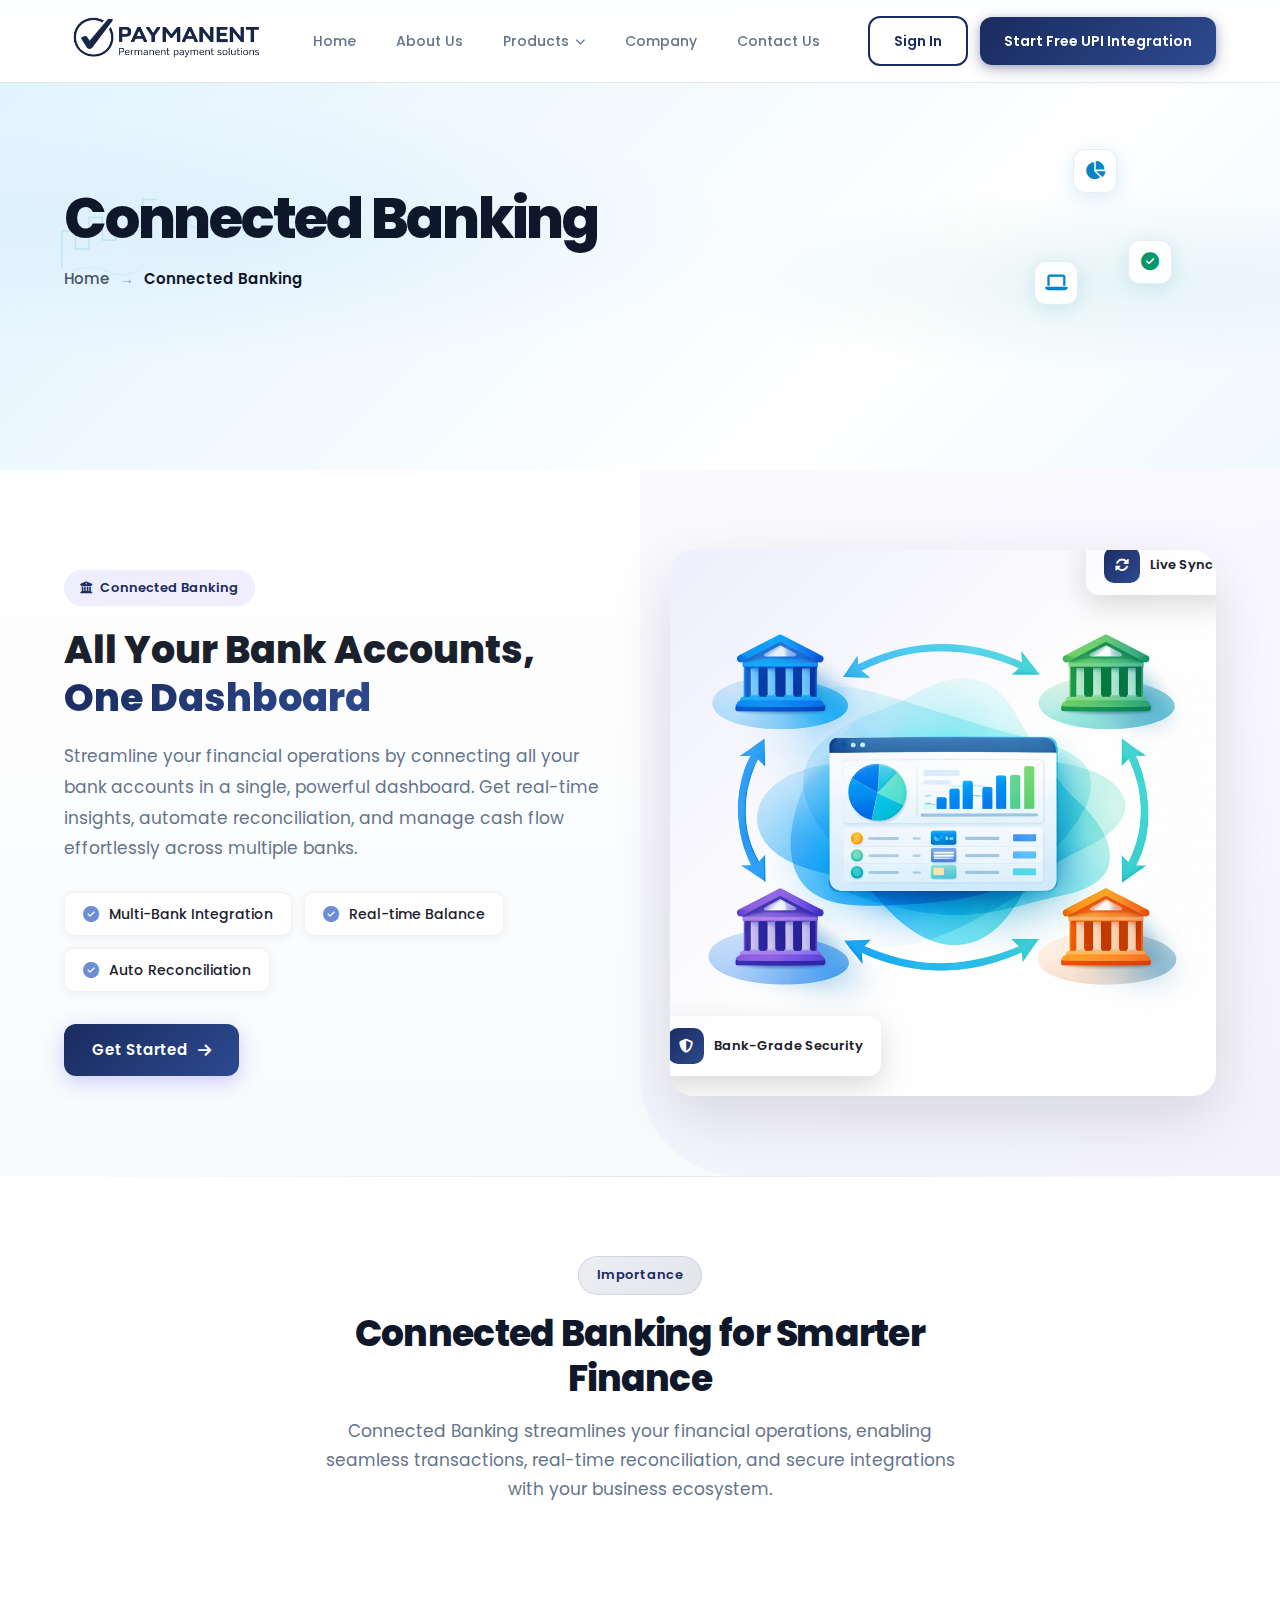
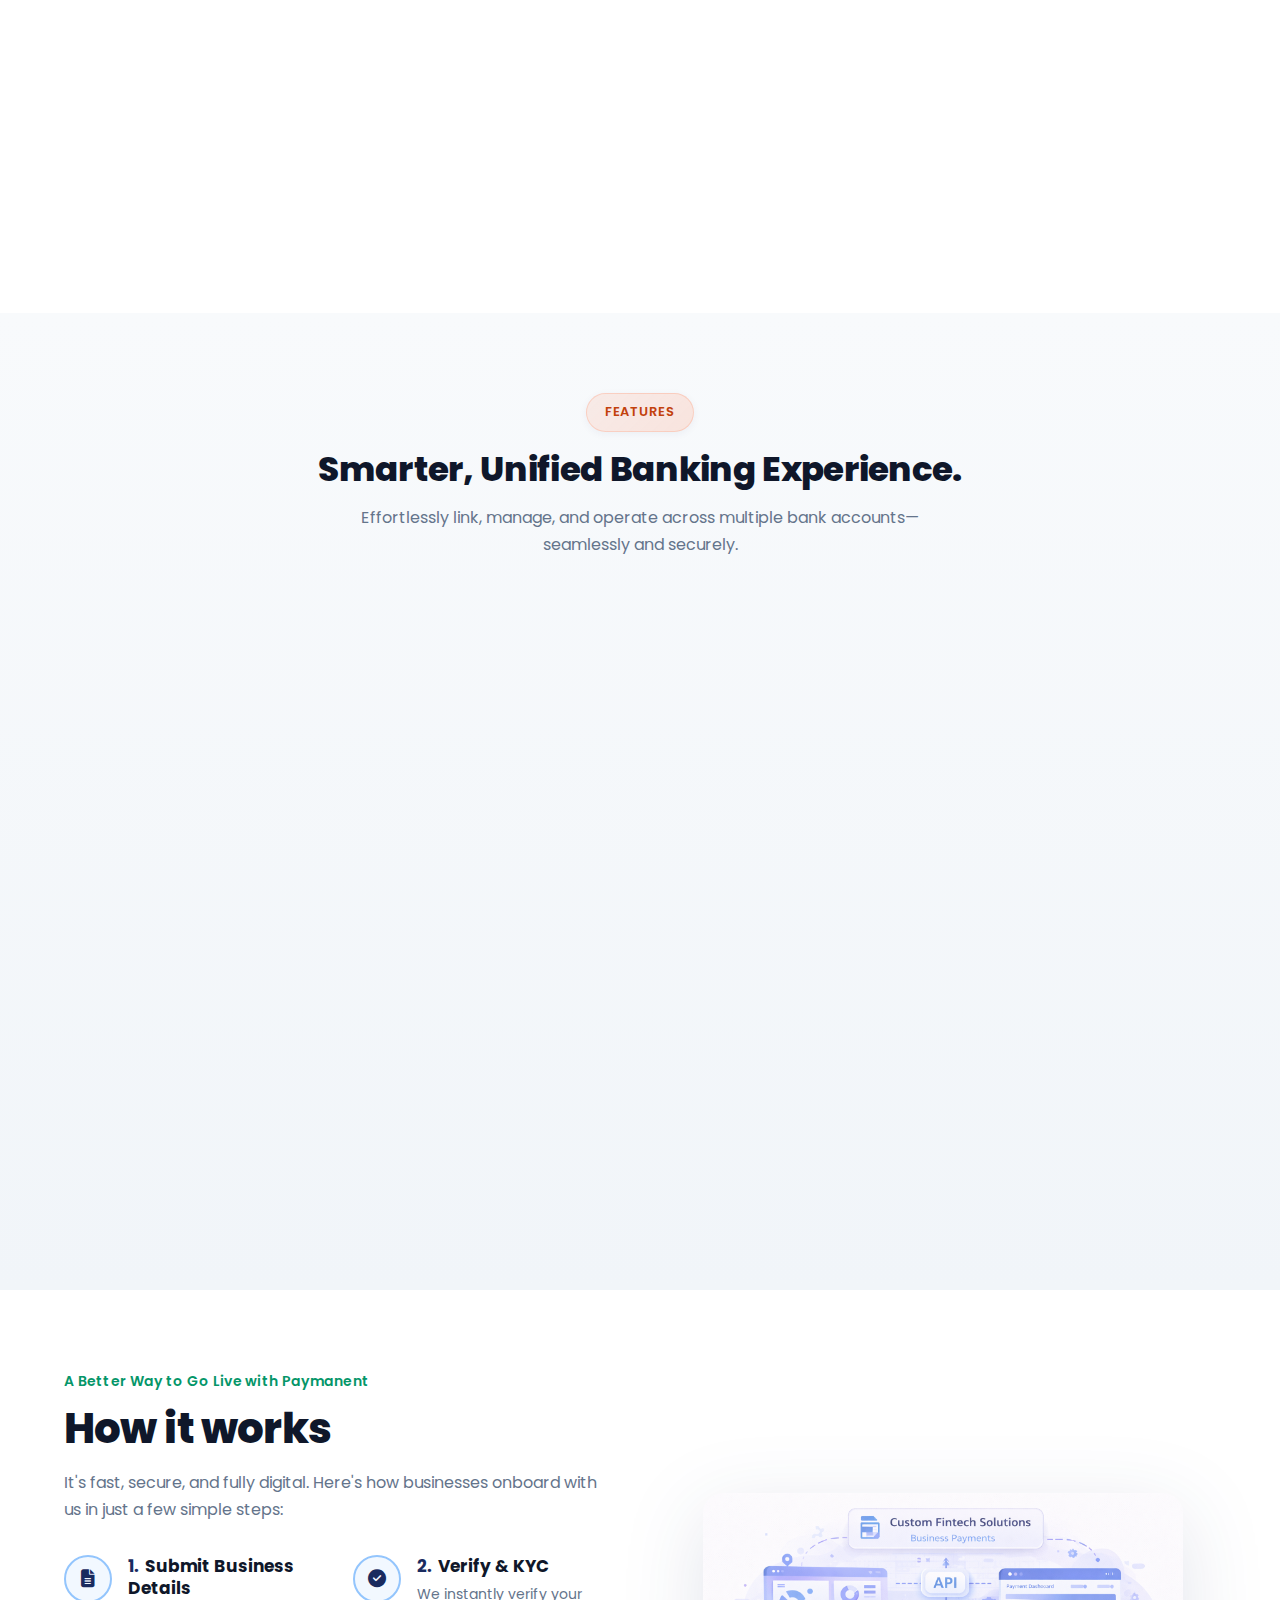
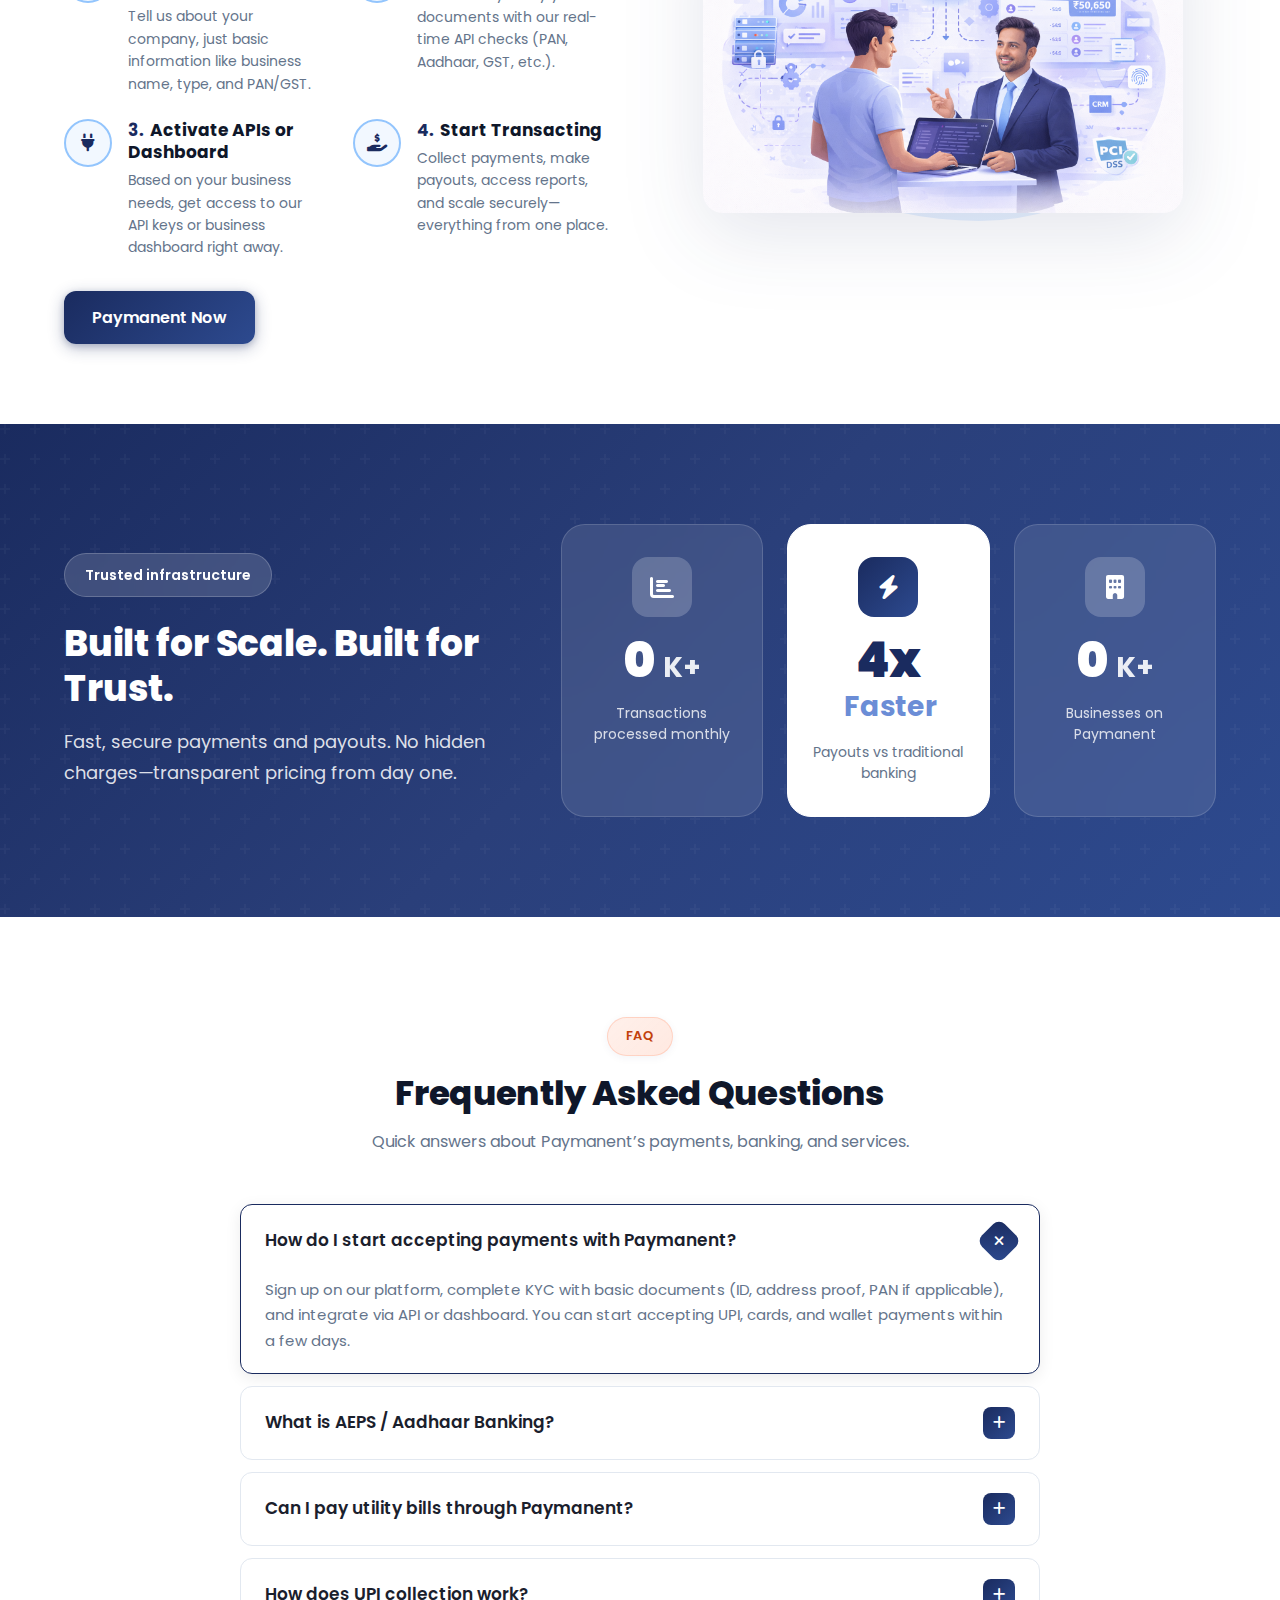
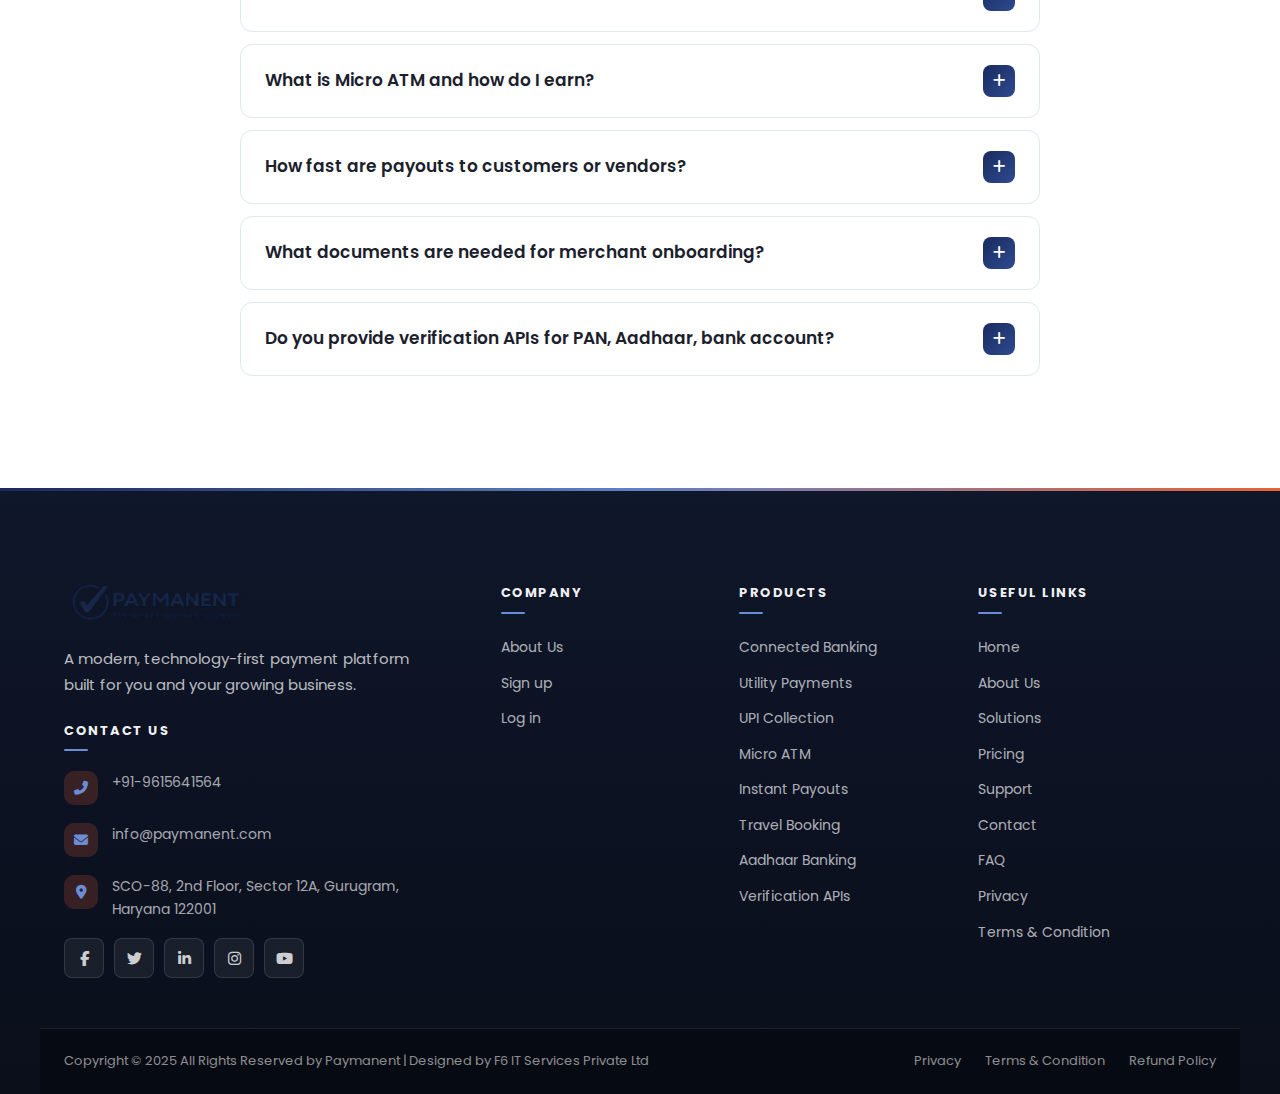
<file: connected-banking.html>
<!DOCTYPE html>
<html lang="en">
<head>
    <meta charset="UTF-8">
    <meta name="viewport" content="width=device-width, initial-scale=1.0">
    <title>Connected Banking — Manage Multiple Bank Accounts | Paymanent</title>
    <meta name="description" content="Link all your bank accounts in one place. Real-time insights, automation, and seamless management with Paymanent Connected Banking.">
    <meta name="keywords" content="connected banking, multi-bank dashboard, bank reconciliation, Indian banks, Paymanent">
    <link rel="icon" type="image/png" href="image/FAVICON.png">
    <link rel="stylesheet" href="assets/styles.css">
    <link rel="stylesheet" href="assets/connected-banking.css">
    <link rel="stylesheet" href="assets/product-banner.css">
    <link rel="preconnect" href="https://fonts.googleapis.com">
    <link rel="preconnect" href="https://fonts.gstatic.com" crossorigin>
    <link href="https://fonts.googleapis.com/css2?family=Poppins:wght@300;400;500;600;700;800;900&display=swap" rel="stylesheet">
    <link rel="stylesheet" href="https://cdnjs.cloudflare.com/ajax/libs/font-awesome/6.4.0/css/all.min.css">
</head>
<body class="page-connected-banking">
    <!-- Animated Background Elements -->
    <div class="bg-animation">
        <div class="bg-circle circle-1"></div>
        <div class="bg-circle circle-2"></div>
        <div class="bg-circle circle-3"></div>
    </div>

    <!-- Navigation -->
    <nav class="navbar">
        <div class="container">
            <div class="nav-wrapper">
                <a href="index.html" class="logo">
                    <img src="image/PAYMANENT_logo.png" alt="Paymanent" class="logo-img">
                </a>
                <ul class="nav-menu">
                    <li><a href="index.html" class="nav-link">Home</a></li>
                    <li><a href="about.html" class="nav-link">About Us</a></li>
                    <li class="nav-item-dropdown">
                        <a href="index.html#services" class="nav-link nav-link-dropdown">Products <i class="fas fa-chevron-down"></i></a>
                        <div class="nav-dropdown">
                            <div class="nav-dropdown-inner">
                                <div class="nav-dropdown-left">
                                    <div class="nav-dropdown-grid">
                                        <a href="connected-banking.html" class="nav-dropdown-item">
                                            <span class="nav-dropdown-icon"><i class="fas fa-university"></i></span>
                                            <span class="nav-dropdown-label">Connected Banking</span>
                                        </a>
                                        <a href="utility-payment.html" class="nav-dropdown-item">
                                            <span class="nav-dropdown-icon"><i class="fas fa-file-invoice-dollar"></i></span>
                                            <span class="nav-dropdown-label">Utility Payments</span>
                                        </a>
                                        <a href="index.html#services" class="nav-dropdown-item">
                                            <span class="nav-dropdown-icon"><i class="fas fa-bolt"></i></span>
                                            <span class="nav-dropdown-label">Instant Payouts</span>
                                        </a>
                                        <a href="travel-booking.html" class="nav-dropdown-item">
                                            <span class="nav-dropdown-icon"><i class="fas fa-plane"></i></span>
                                            <span class="nav-dropdown-label">Travel Booking</span>
                                        </a>
                                        <a href="#" class="nav-dropdown-item">
                                            <span class="nav-dropdown-icon"><i class="fas fa-hand-holding-usd"></i></span>
                                            <span class="nav-dropdown-label">UPI Collection</span>
                                        </a>
                                        <a href="micro-atm.html" class="nav-dropdown-item">
                                            <span class="nav-dropdown-icon"><i class="fas fa-money-bill-wave"></i></span>
                                            <span class="nav-dropdown-label">Micro ATM</span>
                                        </a>
                                        <a href="aadhaar-banking.html" class="nav-dropdown-item">
                                            <span class="nav-dropdown-icon"><i class="fas fa-fingerprint"></i></span>
                                            <span class="nav-dropdown-label">Aadhaar Banking</span>
                                        </a>
                                        <a href="verification-apis.html" class="nav-dropdown-item">
                                            <span class="nav-dropdown-icon"><i class="fas fa-shield-alt"></i></span>
                                            <span class="nav-dropdown-label">Verification APIs</span>
                                        </a>
                                    </div>
                                    <div class="nav-dropdown-footer">
                                        <div class="nav-dropdown-social">
                                            <a href="#" class="nav-dropdown-social-link" aria-label="Facebook"><i class="fab fa-facebook-f"></i></a>
                                            <a href="#" class="nav-dropdown-social-link" aria-label="YouTube"><i class="fab fa-youtube"></i></a>
                                            <a href="#" class="nav-dropdown-social-link" aria-label="Instagram"><i class="fab fa-instagram"></i></a>
                                            <a href="#" class="nav-dropdown-social-link" aria-label="LinkedIn"><i class="fab fa-linkedin-in"></i></a>
                                        </div>
                                    </div>
                                </div>
                                <div class="nav-dropdown-right">
                                    <div class="nav-dropdown-promo">
                                        <div class="nav-dropdown-promo-img-wrap">
                                            <img src="image/DASHBOARDIMAGE.png" alt="Paymanent" class="nav-dropdown-promo-img" loading="lazy" width="280" height="180">
                                        </div>
                                        <h4 class="nav-dropdown-promo-title">Paymanent — Rasta Unnati Ka</h4>
                                        <p class="nav-dropdown-promo-desc">Simplifying Digital Payments and Banking with Seamless Solutions for Everyone.</p>
                                    </div>
                                </div>
                            </div>
                        </div>
                    </li>
                    <li><a href="index.html#company" class="nav-link">Company</a></li>
                    <li><a href="contact.html" class="nav-link">Contact Us</a></li>
                </ul>
                <div class="nav-actions">
                    <a href="contact.html" class="btn btn-outline">Sign In</a>
                    <a href="index.html#pricing" class="btn btn-primary">Start Free UPI Integration</a>
                </div>
                <button class="mobile-toggle">
                    <span></span>
                    <span></span>
                    <span></span>
                </button>
            </div>
        </div>
    </nav>

    <!-- Pro-level Page Banner -->
    <section class="product-banner">
        <div class="product-banner-strips">
            <span class="product-strip product-strip-left"></span>
            <span class="product-strip product-strip-right"></span>
        </div>
        <div class="product-banner-bg-pattern" aria-hidden="true"></div>
        <div class="container product-banner-container">
            <div class="product-banner-grid">
                <div class="product-banner-left">
                    <div class="product-banner-line-art" aria-hidden="true">
                        <svg class="product-line-art-svg" viewBox="0 0 200 120" fill="none" xmlns="http://www.w3.org/2000/svg">
                            <path d="M20 90 L20 50 L35 50 L35 70 L50 70 L50 35 L65 35 L65 60 L80 60 L80 25 L95 25 L95 45 L110 45 L110 15 L125 15" stroke="currentColor" stroke-width="1.5" stroke-linecap="round" stroke-linejoin="round" opacity="0.35"/>
                            <path d="M150 40 L165 25 L180 35 L175 50 L165 45 Z" stroke="currentColor" stroke-width="1.2" fill="none" opacity="0.3"/>
                            <circle cx="160" cy="38" r="3" fill="currentColor" opacity="0.25"/>
                            <path d="M30 95 Q50 85 70 95 T110 90" stroke="currentColor" stroke-width="1" fill="none" opacity="0.2"/>
                        </svg>
                    </div>
                    <h1 class="product-banner-title">Connected Banking</h1>
                    <nav class="product-banner-breadcrumb" aria-label="Breadcrumb">
                        <a href="index.html">Home</a>
                        <span class="product-breadcrumb-arrow">→</span>
                        <span class="product-breadcrumb-current">Connected Banking</span>
                    </nav>
                </div>
                <div class="product-banner-right">
                    <div class="product-banner-bars">
                        <span class="product-bar" style="--h: 45%; --d: 0"></span>
                        <span class="product-bar" style="--h: 70%; --d: 1"></span>
                        <span class="product-bar" style="--h: 55%; --d: 2"></span>
                        <span class="product-bar" style="--h: 85%; --d: 3"></span>
                        <span class="product-bar" style="--h: 60%; --d: 4"></span>
                        <span class="product-bar" style="--h: 75%; --d: 5"></span>
                        <span class="product-bar" style="--h: 50%; --d: 6"></span>
                        <span class="product-bar" style="--h: 90%; --d: 7"></span>
                        <span class="product-bar" style="--h: 65%; --d: 8"></span>
                        <span class="product-bar" style="--h: 80%; --d: 9"></span>
                    </div>
                    <div class="product-banner-floats">
                        <div class="product-float product-float-chart"><i class="fas fa-chart-pie"></i></div>
                        <div class="product-float product-float-check"><i class="fas fa-check-circle"></i></div>
                        <div class="product-float product-float-laptop"><i class="fas fa-laptop"></i></div>
                    </div>
                </div>
            </div>
        </div>
    </section>

    <!-- Product Intro Section -->
    <section class="product-intro">
        <div class="container">
            <div class="product-intro-grid">
                <div class="product-intro-content">
                    <span class="product-intro-badge"><i class="fas fa-university"></i> Connected Banking</span>
                    <h2 class="product-intro-title">All Your Bank Accounts, <span>One Dashboard</span></h2>
                    <p class="product-intro-desc">Streamline your financial operations by connecting all your bank accounts in a single, powerful dashboard. Get real-time insights, automate reconciliation, and manage cash flow effortlessly across multiple banks.</p>
                    <div class="product-intro-features">
                        <div class="product-intro-feature"><i class="fas fa-check-circle"></i> Multi-Bank Integration</div>
                        <div class="product-intro-feature"><i class="fas fa-check-circle"></i> Real-time Balance</div>
                        <div class="product-intro-feature"><i class="fas fa-check-circle"></i> Auto Reconciliation</div>
                    </div>
                    <a href="contact.html" class="product-intro-btn">Get Started <i class="fas fa-arrow-right"></i></a>
                </div>
                <div class="product-intro-visual">
                    <div class="product-intro-img-wrapper">
                        <img src="image/Connected.png" alt="Connected Banking" class="product-intro-img">
                        <div class="product-intro-floating top-right">
                            <i class="fas fa-sync-alt"></i>
                            <span>Live Sync</span>
                        </div>
                        <div class="product-intro-floating bottom-left">
                            <i class="fas fa-shield-alt"></i>
                            <span>Bank-Grade Security</span>
                        </div>
                    </div>
                </div>
            </div>
        </div>
    </section>

    <!-- Importance Section - Connected Banking for Smarter Finance -->
    <section class="why-paymanent-section">
        <div class="container">
            <div class="why-header">
                <span class="why-badge">Importance</span>
                <h2 class="why-title">Connected Banking for Smarter Finance</h2>
                <p class="why-subtitle">Connected Banking streamlines your financial operations, enabling seamless transactions, real-time reconciliation, and secure integrations with your business ecosystem.</p>
            </div>
            <div class="why-grid">
                <div class="why-card">
                    <div class="why-icon-box">
                        <i class="fas fa-cogs"></i>
                    </div>
                    <h3 class="why-card-title">Automated Settlements</h3>
                    <p class="why-card-desc">Reduce manual work with automated settlement flows across your connected accounts.</p>
                </div>
                <div class="why-card">
                    <div class="why-icon-box">
                        <i class="fas fa-check-double"></i>
                    </div>
                    <h3 class="why-card-title">Instant Reconciliation</h3>
                    <p class="why-card-desc">Match payments and bank entries in real time with smart reconciliation.</p>
                </div>
                <div class="why-card">
                    <div class="why-icon-box">
                        <i class="fas fa-chart-line"></i>
                    </div>
                    <h3 class="why-card-title">Real-time Transaction Monitoring</h3>
                    <p class="why-card-desc">Track every transaction across all banks from one dashboard.</p>
                </div>
            </div>
        </div>
    </section>

    <!-- Features Section -->
    <section id="features" class="features">
        <div class="container">
            <div class="section-header">
                <div class="section-badge">Features</div>
                <h2 class="section-title">Smarter, Unified Banking Experience.</h2>
                <p class="section-description">Effortlessly link, manage, and operate across multiple bank accounts—seamlessly and securely.</p>
            </div>
            <div class="features-grid features-grid-4">
                <div class="feature-card">
                    <div class="feature-icon">
                        <i class="fas fa-sync-alt"></i>
                    </div>
                    <h3 class="feature-title">Real-Time Sync</h3>
                    <p class="feature-text">Instant updates across connected accounts.</p>
                    <div class="feature-link">
                        <span>Learn more</span>
                        <i class="fas fa-arrow-right"></i>
                    </div>
                </div>
                <div class="feature-card">
                    <div class="feature-icon">
                        <i class="fas fa-th-large"></i>
                    </div>
                    <h3 class="feature-title">Unified Dashboard</h3>
                    <p class="feature-text">Manage all bank accounts from one intuitive interface.</p>
                    <div class="feature-link">
                        <span>Learn more</span>
                        <i class="fas fa-arrow-right"></i>
                    </div>
                </div>
                <div class="feature-card">
                    <div class="feature-icon">
                        <i class="fas fa-lock"></i>
                    </div>
                    <h3 class="feature-title">Secure & Compliant</h3>
                    <p class="feature-text">Built with end-to-end encryption and regulatory compliance.</p>
                    <div class="feature-link">
                        <span>Learn more</span>
                        <i class="fas fa-arrow-right"></i>
                    </div>
                </div>
                <div class="feature-card">
                    <div class="feature-icon">
                        <i class="fas fa-university"></i>
                    </div>
                    <h3 class="feature-title">Multi-Bank Support</h3>
                    <p class="feature-text">Connect with all major Indian banks securely.</p>
                    <div class="feature-link">
                        <span>Learn more</span>
                        <i class="fas fa-arrow-right"></i>
                    </div>
                </div>
                <div class="feature-card">
                    <div class="feature-icon">
                        <i class="fas fa-balance-scale"></i>
                    </div>
                    <h3 class="feature-title">Bank Reconciliation</h3>
                    <p class="feature-text">Automatically match payments and bank entries.</p>
                    <div class="feature-link">
                        <span>Learn more</span>
                        <i class="fas fa-arrow-right"></i>
                    </div>
                </div>
                <div class="feature-card">
                    <div class="feature-icon">
                        <i class="fas fa-money-bill-wave"></i>
                    </div>
                    <h3 class="feature-title">Automated Payouts</h3>
                    <p class="feature-text">Schedule and release vendor or salary payments easily.</p>
                    <div class="feature-link">
                        <span>Learn more</span>
                        <i class="fas fa-arrow-right"></i>
                    </div>
                </div>
                <div class="feature-card">
                    <div class="feature-icon">
                        <i class="fas fa-bell"></i>
                    </div>
                    <h3 class="feature-title">Smart Alerts</h3>
                    <p class="feature-text">Get notified for low balances, transactions, and anomalies.</p>
                    <div class="feature-link">
                        <span>Learn more</span>
                        <i class="fas fa-arrow-right"></i>
                    </div>
                </div>
                <div class="feature-card">
                    <div class="feature-icon">
                        <i class="fas fa-user-shield"></i>
                    </div>
                    <h3 class="feature-title">Role-Based Access</h3>
                    <p class="feature-text">Control who sees what with customizable user roles.</p>
                    <div class="feature-link">
                        <span>Learn more</span>
                        <i class="fas fa-arrow-right"></i>
                    </div>
                </div>
            </div>
        </div>
    </section>

    <!-- How it works - A Better Way to Go Live with Paymanent -->
    <section id="how-it-works" class="platform-journey-section how-it-works-modern">
        <div class="container">
            <div class="journey-content how-it-works-grid">
                <div class="how-it-works-left">
                    <p class="how-it-works-tagline">A Better Way to Go Live with Paymanent</p>
                    <h2 class="how-it-works-title">How it works</h2>
                    <p class="how-it-works-subtitle">It's fast, secure, and fully digital. Here's how businesses onboard with us in just a few simple steps:</p>
                    <div class="how-it-works-steps">
                        <div class="how-step">
                            <div class="how-step-icon-wrap"><i class="fas fa-file-alt"></i></div>
                            <div class="how-step-body">
                                <h3 class="how-step-title"><span class="how-step-num">1.</span> Submit Business Details</h3>
                                <p class="how-step-desc">Tell us about your company, just basic information like business name, type, and PAN/GST.</p>
                            </div>
                        </div>
                        <div class="how-step">
                            <div class="how-step-icon-wrap"><i class="fas fa-check-circle"></i></div>
                            <div class="how-step-body">
                                <h3 class="how-step-title"><span class="how-step-num">2.</span> Verify & KYC</h3>
                                <p class="how-step-desc">We instantly verify your documents with our real-time API checks (PAN, Aadhaar, GST, etc.).</p>
                            </div>
                        </div>
                        <div class="how-step">
                            <div class="how-step-icon-wrap"><i class="fas fa-plug"></i></div>
                            <div class="how-step-body">
                                <h3 class="how-step-title"><span class="how-step-num">3.</span> Activate APIs or Dashboard</h3>
                                <p class="how-step-desc">Based on your business needs, get access to our API keys or business dashboard right away.</p>
                            </div>
                        </div>
                        <div class="how-step">
                            <div class="how-step-icon-wrap"><i class="fas fa-hand-holding-usd"></i></div>
                            <div class="how-step-body">
                                <h3 class="how-step-title"><span class="how-step-num">4.</span> Start Transacting</h3>
                                <p class="how-step-desc">Collect payments, make payouts, access reports, and scale securely—everything from one place.</p>
                            </div>
                        </div>
                    </div>
                    <a href="index.html#contact" class="btn btn-primary btn-how-cta">Paymanent Now</a>
                </div>
                <div class="how-it-works-right">
                    <div class="how-it-works-illustration">
                        <div class="how-illus-shape"></div>
                        <img src="image/CUSTOM_PAYMENT_SOLUTION.png" alt="Go live with Paymanent - simple steps" class="how-illus-img" loading="lazy" width="480" height="400">
                    </div>
                </div>
            </div>
        </div>
    </section>




     <!-- Stats Section -->
    <section id="stats" class="stats-section">
        <div class="container">
            <div class="stats-content">
                <div class="stats-info">
                    <span class="stats-badge">Trusted infrastructure</span>
                    <h2 class="stats-title">Built for Scale. Built for Trust.</h2>
                    <p class="stats-desc">Fast, secure payments and payouts. No hidden charges—transparent pricing from day one.</p>
                </div>
                <div class="stats-grid">
                    <div class="stats-card">
                        <div class="stats-icon">
                            <i class="fas fa-chart-bar"></i>
                        </div>
                        <div class="stats-number" data-target="250">0</div>
                        <div class="stats-suffix">K+</div>
                        <p class="stats-label">Transactions processed monthly</p>
                    </div>
                    <div class="stats-card highlight">
                        <div class="stats-icon">
                            <i class="fas fa-bolt"></i>
                        </div>
                        <div class="stats-number">4x</div>
                        <div class="stats-suffix">Faster</div>
                        <p class="stats-label">Payouts vs traditional banking</p>
                    </div>
                    <div class="stats-card">
                        <div class="stats-icon">
                            <i class="fas fa-building"></i>
                        </div>
                        <div class="stats-number" data-target="10">0</div>
                        <div class="stats-suffix">K+</div>
                        <p class="stats-label">Businesses on Paymanent</p>
                    </div>
                </div>
            </div>
        </div>
    </section>

 <!-- FAQ Section -->
 <section id="support" class="faq-section">
    <div class="container">
        <div class="faq-header">
            <div class="section-badge">FAQ</div>
            <h2 class="section-title">Frequently Asked Questions</h2>
            <p class="section-description">Quick answers about Paymanent’s payments, banking, and services.</p>
        </div>
        <div class="faq-accordion">
            <div class="faq-item active">
                <div class="faq-question">
                    <h4>How do I start accepting payments with Paymanent?</h4>
                    <span class="faq-icon"><i class="fas fa-plus"></i></span>
                </div>
                <div class="faq-answer">
                    <p>Sign up on our platform, complete KYC with basic documents (ID, address proof, PAN if applicable), and integrate via API or dashboard. You can start accepting UPI, cards, and wallet payments within a few days.</p>
                </div>
            </div>
            <div class="faq-item">
                <div class="faq-question">
                    <h4>What is AEPS / Aadhaar Banking?</h4>
                    <span class="faq-icon"><i class="fas fa-plus"></i></span>
                </div>
                <div class="faq-answer">
                    <p>AEPS lets you offer cash withdrawal, balance enquiry, and mini statements using the customer’s Aadhaar and biometric authentication. No card or phone needed—ideal for last-mile banking at your outlet.</p>
                </div>
            </div>
            <div class="faq-item">
                <div class="faq-question">
                    <h4>Can I pay utility bills through Paymanent?</h4>
                    <span class="faq-icon"><i class="fas fa-plus"></i></span>
                </div>
                <div class="faq-answer">
                    <p>Yes. We support Bharat Bill Pay (BBPS)—electricity, water, gas, DTH, broadband, and more from one dashboard. You can set reminders and get GST-ready invoices for business use.</p>
                </div>
            </div>
            <div class="faq-item">
                <div class="faq-question">
                    <h4>How does UPI collection work?</h4>
                    <span class="faq-icon"><i class="fas fa-plus"></i></span>
                </div>
                <div class="faq-answer">
                    <p>You get a unique UPI ID and QR. Customers pay by scanning the QR or using your UPI link. Amounts reflect in your linked account in real time, with tracking in your dashboard.</p>
                </div>
            </div>
            <div class="faq-item">
                <div class="faq-question">
                    <h4>What is Micro ATM and how do I earn?</h4>
                    <span class="faq-icon"><i class="fas fa-plus"></i></span>
                </div>
                <div class="faq-answer">
                    <p>Micro ATM turns your shop into a cash point. You can do cash withdrawal, balance check, and mini statement for customers. You earn a commission per transaction as per our pricing.</p>
                </div>
            </div>
            <div class="faq-item">
                <div class="faq-question">
                    <h4>How fast are payouts to customers or vendors?</h4>
                    <span class="faq-icon"><i class="fas fa-plus"></i></span>
                </div>
                <div class="faq-answer">
                    <p>Instant payouts are supported via UPI and IMPS. NEFT payouts are processed as per bank timelines. You can disburse from your dashboard with full tracking and optional automation.</p>
                </div>
            </div>
            <div class="faq-item">
                <div class="faq-question">
                    <h4>What documents are needed for merchant onboarding?</h4>
                    <span class="faq-icon"><i class="fas fa-plus"></i></span>
                </div>
                <div class="faq-answer">
                    <p>Typically we need identity proof (Aadhaar/Passport/Driving licence), address proof, PAN, cancelled cheque or bank details, and a recent photograph. Business entities need registration and GST (if applicable).</p>
                </div>
            </div>
            <div class="faq-item">
                <div class="faq-question">
                    <h4>Do you provide verification APIs for PAN, Aadhaar, bank account?</h4>
                    <span class="faq-icon"><i class="fas fa-plus"></i></span>
                </div>
                <div class="faq-answer">
                    <p>Yes. We offer secure, compliant APIs to verify PAN, Aadhaar, bank account, and GST. Integration is simple and suitable for onboarding, KYC, and compliance workflows.</p>
                </div>
            </div>
        </div>
    </div>
</section>



    <!-- Footer -->
    <footer class="footer">
        <div class="container">
            <div class="footer-content">
                <div class="footer-col footer-brand">
                    <div class="footer-logo">
                        <img src="image/PAYMANENT_logo.png" alt="Paymanent" class="footer-logo-img">
                    </div>
                    <p class="footer-description">A modern, technology-first payment platform built for you and your growing business.</p>
                    <h4 class="footer-title">Contact Us</h4>
                    <ul class="footer-contact">
                        <li>
                            <i class="fas fa-phone-alt"></i>
                            <a href="tel:+919615641564">+91-9615641564</a>
                        </li>
                        <li>
                            <i class="fas fa-envelope"></i>
                            <a href="mailto:info@paymanent.com">info@paymanent.com</a>
                        </li>
                        <li>
                            <i class="fas fa-map-marker-alt"></i>
                            <span>SCO-88, 2nd Floor, Sector 12A, Gurugram, Haryana 122001</span>
                        </li>
                    </ul>
                    <div class="footer-social">
                        <a href="#" class="social-link" aria-label="Facebook"><i class="fab fa-facebook-f"></i></a>
                        <a href="#" class="social-link" aria-label="Twitter"><i class="fab fa-twitter"></i></a>
                        <a href="#" class="social-link" aria-label="LinkedIn"><i class="fab fa-linkedin-in"></i></a>
                        <a href="#" class="social-link" aria-label="Instagram"><i class="fab fa-instagram"></i></a>
                        <a href="#" class="social-link" aria-label="YouTube"><i class="fab fa-youtube"></i></a>
                    </div>
                </div>
                <div class="footer-col">
                    <h4 class="footer-title">Company</h4>
                    <ul class="footer-links">
                        <li><a href="about.html">About Us</a></li>
                        <li><a href="contact.html">Sign up</a></li>
                        <li><a href="contact.html">Log in</a></li>
                    </ul>
                </div>
                <div class="footer-col">
                    <h4 class="footer-title">Products</h4>
                    <ul class="footer-links">
                        <li><a href="connected-banking.html">Connected Banking</a></li>
                        <li><a href="utility-payment.html">Utility Payments</a></li>
                        <li><a href="upi-collection.html">UPI Collection</a></li>
                        <li><a href="micro-atm.html">Micro ATM</a></li>
                        <li><a href="instant-payouts.html">Instant Payouts</a></li>
                        <li><a href="travel-booking.html">Travel Booking</a></li>
                        <li><a href="aadhaar-banking.html">Aadhaar Banking</a></li>
                        <li><a href="verification-apis.html">Verification APIs</a></li>
                    </ul>
                </div>
                <div class="footer-col">
                    <h4 class="footer-title">Useful Links</h4>
                    <ul class="footer-links">
                        <li><a href="index.html">Home</a></li>
                        <li><a href="about.html">About Us</a></li>
                        <li><a href="index.html#services">Solutions</a></li>
                        <li><a href="index.html#pricing">Pricing</a></li>
                        <li><a href="index.html#support">Support</a></li>
                        <li><a href="contact.html">Contact</a></li>
                        <li><a href="index.html#support">FAQ</a></li>
                        <li><a href="index.html">Privacy</a></li>
                        <li><a href="index.html">Terms & Condition</a></li>
                    </ul>
                </div>
            </div>
            <div class="footer-bottom">
                <p>Copyright © 2025 All Rights Reserved by Paymanent | Designed by F6 IT Services Private Ltd</p>
                <div class="footer-legal">
                    <a href="index.html">Privacy</a>
                    <a href="index.html">Terms & Condition</a>
                    <a href="index.html">Refund Policy</a>
                </div>
            </div>
        </div>
    </footer>

    <script src="assets/script.js"></script>
</body>
</html>
</file>
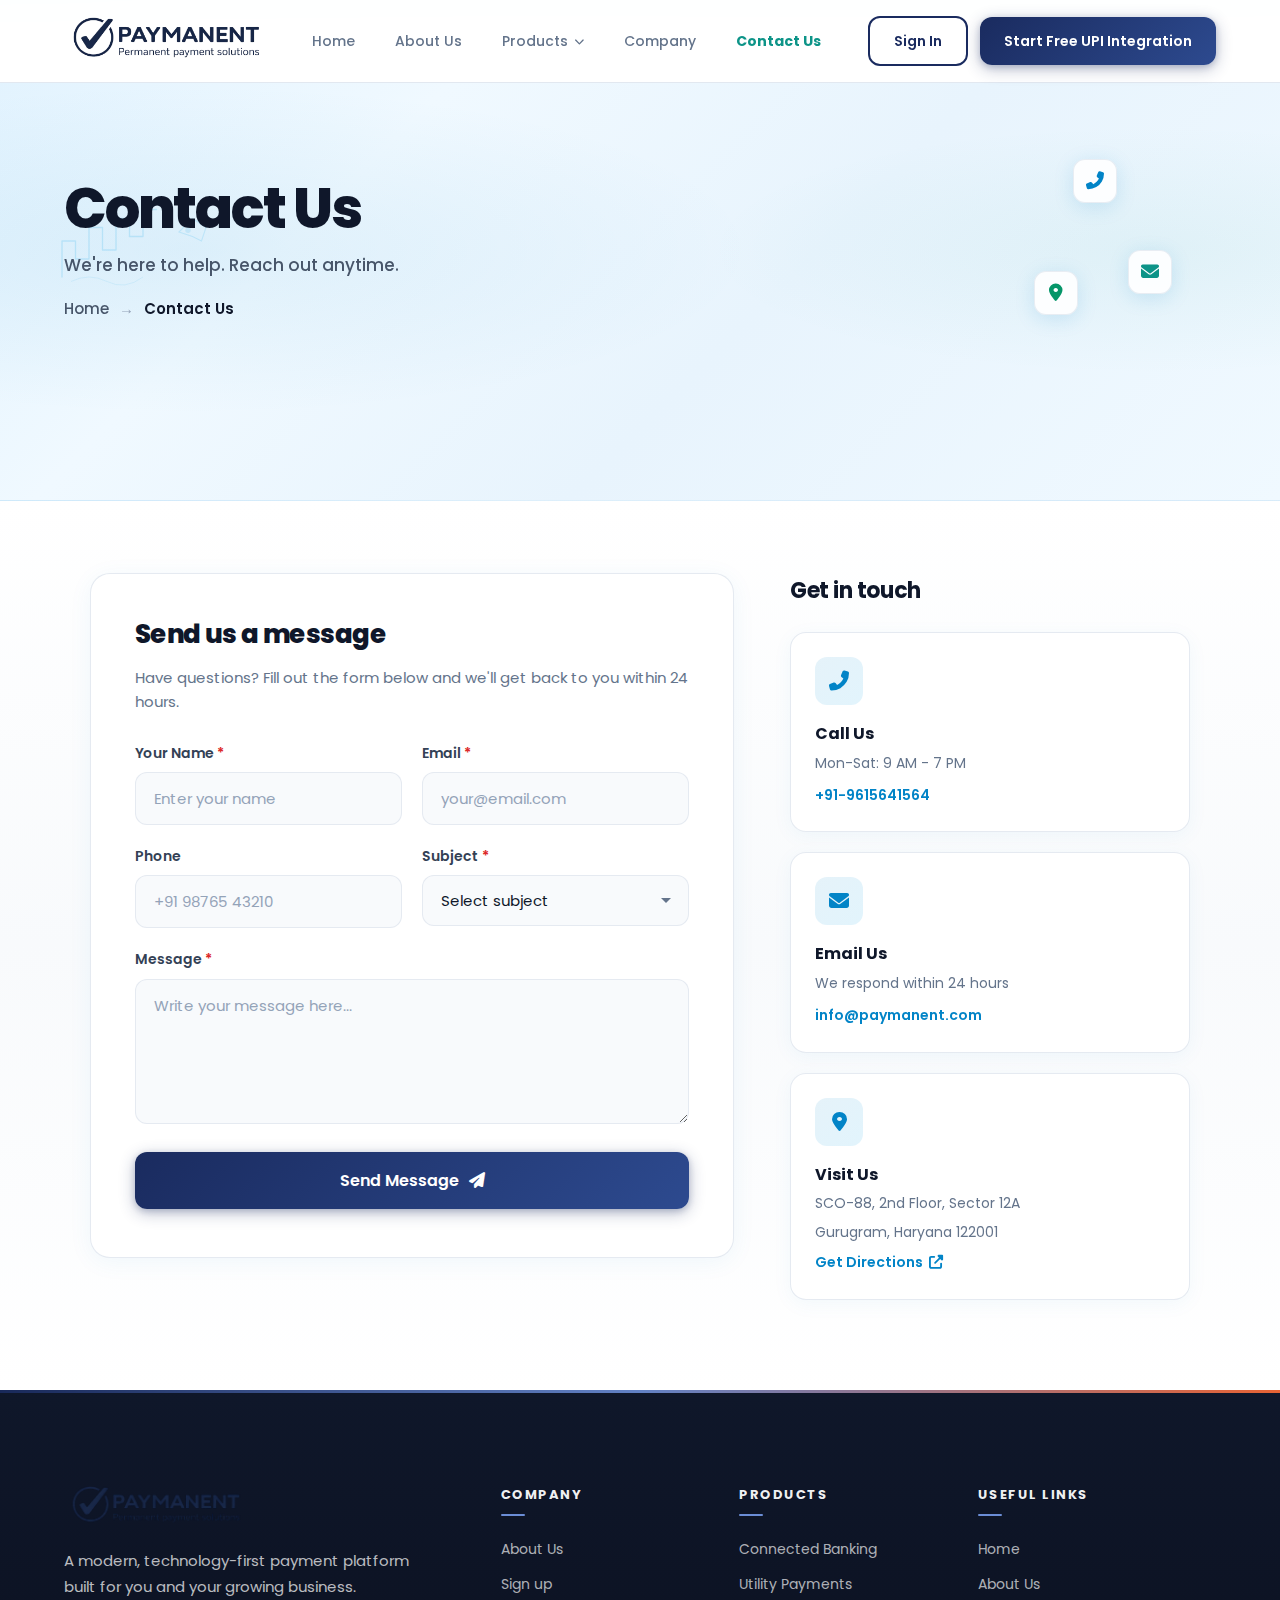
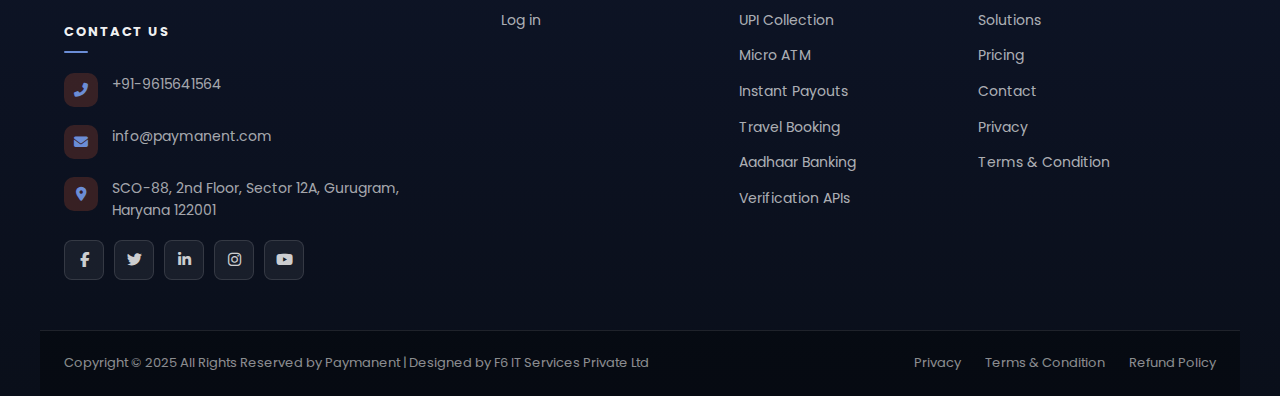
<file: contact.html>
<!DOCTYPE html>
<html lang="en">
<head>
    <meta charset="UTF-8">
    <meta name="viewport" content="width=device-width, initial-scale=1.0">
    <title>Contact Us — Get in Touch | Paymanent</title>
    <meta name="description" content="Reach Paymanent via phone, email, or visit. Send your query and we'll respond within 24 hours.">
    <meta name="keywords" content="contact Paymanent, support, enquiry, Gurugram office">
    <link rel="icon" type="image/png" href="image/FAVICON.png">
    <link rel="stylesheet" href="assets/styles.css">
    <link rel="stylesheet" href="assets/connected-banking.css">
    <link rel="stylesheet" href="assets/product-banner.css">
    <link rel="stylesheet" href="assets/contact.css">
    <link rel="preconnect" href="https://fonts.googleapis.com">
    <link rel="preconnect" href="https://fonts.gstatic.com" crossorigin>
    <link href="https://fonts.googleapis.com/css2?family=Poppins:wght@300;400;500;600;700;800;900&display=swap" rel="stylesheet">
    <link rel="stylesheet" href="https://cdnjs.cloudflare.com/ajax/libs/font-awesome/6.4.0/css/all.min.css">
</head>
<body class="page-contact page-connected-banking">
    <div class="bg-animation">
        <div class="bg-circle circle-1"></div>
        <div class="bg-circle circle-2"></div>
        <div class="bg-circle circle-3"></div>
    </div>

    <nav class="navbar">
        <div class="container">
            <div class="nav-wrapper">
                <a href="index.html" class="logo">
                    <img src="image/PAYMANENT_logo.png" alt="Paymanent" class="logo-img">
                </a>
                <ul class="nav-menu">
                    <li><a href="index.html" class="nav-link">Home</a></li>
                    <li><a href="about.html" class="nav-link">About Us</a></li>
                    <li class="nav-item-dropdown">
                        <a href="index.html#services" class="nav-link nav-link-dropdown">Products <i class="fas fa-chevron-down"></i></a>
                        <div class="nav-dropdown">
                            <div class="nav-dropdown-inner">
                                <div class="nav-dropdown-left">
                                    <div class="nav-dropdown-grid">
                                        <a href="connected-banking.html" class="nav-dropdown-item">
                                            <span class="nav-dropdown-icon"><i class="fas fa-university"></i></span>
                                            <span class="nav-dropdown-label">Connected Banking</span>
                                        </a>
                                        <a href="utility-payment.html" class="nav-dropdown-item">
                                            <span class="nav-dropdown-icon"><i class="fas fa-file-invoice-dollar"></i></span>
                                            <span class="nav-dropdown-label">Utility Payments</span>
                                        </a>
                                        <a href="instant-payouts.html" class="nav-dropdown-item">
                                            <span class="nav-dropdown-icon"><i class="fas fa-bolt"></i></span>
                                            <span class="nav-dropdown-label">Instant Payouts</span>
                                        </a>
                                        <a href="travel-booking.html" class="nav-dropdown-item">
                                            <span class="nav-dropdown-icon"><i class="fas fa-plane"></i></span>
                                            <span class="nav-dropdown-label">Travel Booking</span>
                                        </a>
                                        <a href="upi-collection.html" class="nav-dropdown-item">
                                            <span class="nav-dropdown-icon"><i class="fas fa-hand-holding-usd"></i></span>
                                            <span class="nav-dropdown-label">UPI Collection</span>
                                        </a>
                                        <a href="micro-atm.html" class="nav-dropdown-item">
                                            <span class="nav-dropdown-icon"><i class="fas fa-money-bill-wave"></i></span>
                                            <span class="nav-dropdown-label">Micro ATM</span>
                                        </a>
                                        <a href="aadhaar-banking.html" class="nav-dropdown-item">
                                            <span class="nav-dropdown-icon"><i class="fas fa-fingerprint"></i></span>
                                            <span class="nav-dropdown-label">Aadhaar Banking</span>
                                        </a>
                                        <a href="verification-apis.html" class="nav-dropdown-item">
                                            <span class="nav-dropdown-icon"><i class="fas fa-shield-alt"></i></span>
                                            <span class="nav-dropdown-label">Verification APIs</span>
                                        </a>
                                    </div>
                                    <div class="nav-dropdown-footer">
                                        <div class="nav-dropdown-social">
                                            <a href="#" class="nav-dropdown-social-link" aria-label="Facebook"><i class="fab fa-facebook-f"></i></a>
                                            <a href="#" class="nav-dropdown-social-link" aria-label="YouTube"><i class="fab fa-youtube"></i></a>
                                            <a href="#" class="nav-dropdown-social-link" aria-label="Instagram"><i class="fab fa-instagram"></i></a>
                                            <a href="#" class="nav-dropdown-social-link" aria-label="LinkedIn"><i class="fab fa-linkedin-in"></i></a>
                                        </div>
                                    </div>
                                </div>
                                <div class="nav-dropdown-right">
                                    <div class="nav-dropdown-promo">
                                        <div class="nav-dropdown-promo-img-wrap">
                                            <img src="image/DASHBOARDIMAGE.png" alt="Paymanent" class="nav-dropdown-promo-img" loading="lazy" width="280" height="180">
                                        </div>
                                        <h4 class="nav-dropdown-promo-title">Paymanent — Rasta Unnati Ka</h4>
                                        <p class="nav-dropdown-promo-desc">Simplifying Digital Payments and Banking with Seamless Solutions for Everyone.</p>
                                    </div>
                                </div>
                            </div>
                        </div>
                    </li>
                    <li><a href="index.html#company" class="nav-link">Company</a></li>
                    <li><a href="contact.html" class="nav-link">Contact Us</a></li>
                </ul>
                <div class="nav-actions">
                    <a href="contact.html" class="btn btn-outline">Sign In</a>
                    <a href="contact.html" class="btn btn-primary">Start Free UPI Integration</a>
                </div>
                <button class="mobile-toggle">
                    <span></span>
                    <span></span>
                    <span></span>
                </button>
            </div>
        </div>
    </nav>

    <!-- Pro-level Page Banner -->
    <section class="product-banner">
        <div class="product-banner-strips">
            <span class="product-strip product-strip-left"></span>
            <span class="product-strip product-strip-right"></span>
        </div>
        <div class="product-banner-bg-pattern" aria-hidden="true"></div>
        <div class="container product-banner-container">
            <div class="product-banner-grid">
                <div class="product-banner-left">
                    <div class="product-banner-line-art" aria-hidden="true">
                        <svg class="product-line-art-svg" viewBox="0 0 200 120" fill="none" xmlns="http://www.w3.org/2000/svg">
                            <path d="M20 90 L20 50 L35 50 L35 70 L50 70 L50 35 L65 35 L65 60 L80 60 L80 25 L95 25 L95 45 L110 45 L110 15 L125 15" stroke="currentColor" stroke-width="1.5" stroke-linecap="round" stroke-linejoin="round" opacity="0.35"/>
                            <path d="M150 40 L165 25 L180 35 L175 50 L165 45 Z" stroke="currentColor" stroke-width="1.2" fill="none" opacity="0.3"/>
                            <circle cx="160" cy="38" r="3" fill="currentColor" opacity="0.25"/>
                            <path d="M30 95 Q50 85 70 95 T110 90" stroke="currentColor" stroke-width="1" fill="none" opacity="0.2"/>
                        </svg>
                    </div>
                    <h1 class="product-banner-title">Contact Us</h1>
                    <p class="product-banner-tagline">We're here to help. Reach out anytime.</p>
                    <nav class="product-banner-breadcrumb" aria-label="Breadcrumb">
                        <a href="index.html">Home</a>
                        <span class="product-breadcrumb-arrow">→</span>
                        <span class="product-breadcrumb-current">Contact Us</span>
                    </nav>
                </div>
                <div class="product-banner-right">
                    <div class="product-banner-bars">
                        <span class="product-bar" style="--h: 45%; --d: 0"></span>
                        <span class="product-bar" style="--h: 70%; --d: 1"></span>
                        <span class="product-bar" style="--h: 55%; --d: 2"></span>
                        <span class="product-bar" style="--h: 85%; --d: 3"></span>
                        <span class="product-bar" style="--h: 60%; --d: 4"></span>
                        <span class="product-bar" style="--h: 75%; --d: 5"></span>
                        <span class="product-bar" style="--h: 50%; --d: 6"></span>
                        <span class="product-bar" style="--h: 90%; --d: 7"></span>
                        <span class="product-bar" style="--h: 65%; --d: 8"></span>
                        <span class="product-bar" style="--h: 80%; --d: 9"></span>
                    </div>
                    <div class="product-banner-floats contact-banner-floats">
                        <div class="product-float product-float-chart"><i class="fas fa-phone-alt"></i></div>
                        <div class="product-float product-float-check"><i class="fas fa-envelope"></i></div>
                        <div class="product-float product-float-laptop"><i class="fas fa-map-marker-alt"></i></div>
                    </div>
                </div>
            </div>
        </div>
    </section>

    <!-- Contact Form + Info -->
    <section class="contact-page-section">
        <div class="container">
            <div class="contact-page-grid">
                <div class="contact-form-wrap">
                    <h2 class="contact-form-title">Send us a message</h2>
                    <p class="contact-form-desc">Have questions? Fill out the form below and we'll get back to you within 24 hours.</p>
                    <form class="contact-form" action="#" method="post" id="paymanent-contact-form">
                        <div class="contact-form-row">
                            <div class="contact-form-group">
                                <label for="contact-name">Your Name <span class="required">*</span></label>
                                <input type="text" id="contact-name" name="name" placeholder="Enter your name" required>
                            </div>
                            <div class="contact-form-group">
                                <label for="contact-email">Email <span class="required">*</span></label>
                                <input type="email" id="contact-email" name="email" placeholder="your@email.com" required>
                            </div>
                        </div>
                        <div class="contact-form-row">
                            <div class="contact-form-group">
                                <label for="contact-phone">Phone</label>
                                <input type="tel" id="contact-phone" name="phone" placeholder="+91 98765 43210">
                            </div>
                            <div class="contact-form-group">
                                <label for="contact-subject">Subject <span class="required">*</span></label>
                                <select id="contact-subject" name="subject" required>
                                    <option value="">Select subject</option>
                                    <option value="general">General Enquiry</option>
                                    <option value="product">Product / Service</option>
                                    <option value="partnership">Partnership</option>
                                    <option value="support">Technical Support</option>
                                    <option value="other">Other</option>
                                </select>
                            </div>
                        </div>
                        <div class="contact-form-group contact-form-group-full">
                            <label for="contact-message">Message <span class="required">*</span></label>
                            <textarea id="contact-message" name="message" rows="5" placeholder="Write your message here..." required></textarea>
                        </div>
                        <button type="submit" class="contact-form-submit btn btn-primary">
                            <span>Send Message</span>
                            <i class="fas fa-paper-plane"></i>
                        </button>
                    </form>
                </div>
                <div class="contact-info-wrap">
                    <h3 class="contact-info-heading">Get in touch</h3>
                    <div class="contact-info-cards">
                        <div class="contact-info-card">
                            <div class="contact-info-icon"><i class="fas fa-phone-alt"></i></div>
                            <h4>Call Us</h4>
                            <p>Mon-Sat: 9 AM - 7 PM</p>
                            <a href="tel:+919615641564">+91-9615641564</a>
                        </div>
                        <div class="contact-info-card">
                            <div class="contact-info-icon"><i class="fas fa-envelope"></i></div>
                            <h4>Email Us</h4>
                            <p>We respond within 24 hours</p>
                            <a href="mailto:info@paymanent.com">info@paymanent.com</a>
                        </div>
                        <div class="contact-info-card">
                            <div class="contact-info-icon"><i class="fas fa-map-marker-alt"></i></div>
                            <h4>Visit Us</h4>
                            <p>SCO-88, 2nd Floor, Sector 12A</p>
                            <span>Gurugram, Haryana 122001</span>
                            <a href="https://www.google.com/maps/search/?api=1&query=SCO+88+Sector+12A+Gurugram+Haryana+122001" target="_blank" rel="noopener noreferrer">Get Directions <i class="fas fa-external-link-alt"></i></a>
                        </div>
                    </div>
                </div>
            </div>
        </div>
    </section>

    <footer class="footer">
        <div class="container">
            <div class="footer-content">
                <div class="footer-col footer-brand">
                    <div class="footer-logo">
                        <img src="image/PAYMANENT_logo.png" alt="Paymanent" class="footer-logo-img">
                    </div>
                    <p class="footer-description">A modern, technology-first payment platform built for you and your growing business.</p>
                    <h4 class="footer-title">Contact Us</h4>
                    <ul class="footer-contact">
                        <li><i class="fas fa-phone-alt"></i> <a href="tel:+919615641564">+91-9615641564</a></li>
                        <li><i class="fas fa-envelope"></i> <a href="mailto:info@paymanent.com">info@paymanent.com</a></li>
                        <li><i class="fas fa-map-marker-alt"></i> <span>SCO-88, 2nd Floor, Sector 12A, Gurugram, Haryana 122001</span></li>
                    </ul>
                    <div class="footer-social">
                        <a href="#" class="social-link" aria-label="Facebook"><i class="fab fa-facebook-f"></i></a>
                        <a href="#" class="social-link" aria-label="Twitter"><i class="fab fa-twitter"></i></a>
                        <a href="#" class="social-link" aria-label="LinkedIn"><i class="fab fa-linkedin-in"></i></a>
                        <a href="#" class="social-link" aria-label="Instagram"><i class="fab fa-instagram"></i></a>
                        <a href="#" class="social-link" aria-label="YouTube"><i class="fab fa-youtube"></i></a>
                    </div>
                </div>
                <div class="footer-col">
                    <h4 class="footer-title">Company</h4>
                    <ul class="footer-links">
                        <li><a href="about.html">About Us</a></li>
                        <li><a href="contact.html">Sign up</a></li>
                        <li><a href="contact.html">Log in</a></li>
                    </ul>
                </div>
                <div class="footer-col">
                    <h4 class="footer-title">Products</h4>
                    <ul class="footer-links">
                        <li><a href="connected-banking.html">Connected Banking</a></li>
                        <li><a href="utility-payment.html">Utility Payments</a></li>
                        <li><a href="upi-collection.html">UPI Collection</a></li>
                        <li><a href="micro-atm.html">Micro ATM</a></li>
                        <li><a href="instant-payouts.html">Instant Payouts</a></li>
                        <li><a href="travel-booking.html">Travel Booking</a></li>
                        <li><a href="aadhaar-banking.html">Aadhaar Banking</a></li>
                        <li><a href="verification-apis.html">Verification APIs</a></li>
                    </ul>
                </div>
                <div class="footer-col">
                    <h4 class="footer-title">Useful Links</h4>
                    <ul class="footer-links">
                        <li><a href="index.html">Home</a></li>
                        <li><a href="about.html">About Us</a></li>
                        <li><a href="index.html#services">Solutions</a></li>
                        <li><a href="index.html#pricing">Pricing</a></li>
                        <li><a href="contact.html">Contact</a></li>
                        <li><a href="#">Privacy</a></li>
                        <li><a href="#">Terms & Condition</a></li>
                    </ul>
                </div>
            </div>
            <div class="footer-bottom">
                <p>Copyright © 2025 All Rights Reserved by Paymanent | Designed by F6 IT Services Private Ltd</p>
                <div class="footer-legal">
                    <a href="index.html">Privacy</a>
                    <a href="index.html">Terms & Condition</a>
                    <a href="index.html">Refund Policy</a>
                </div>
            </div>
        </div>
    </footer>

    <script src="assets/script.js"></script>
</body>
</html>
</file>
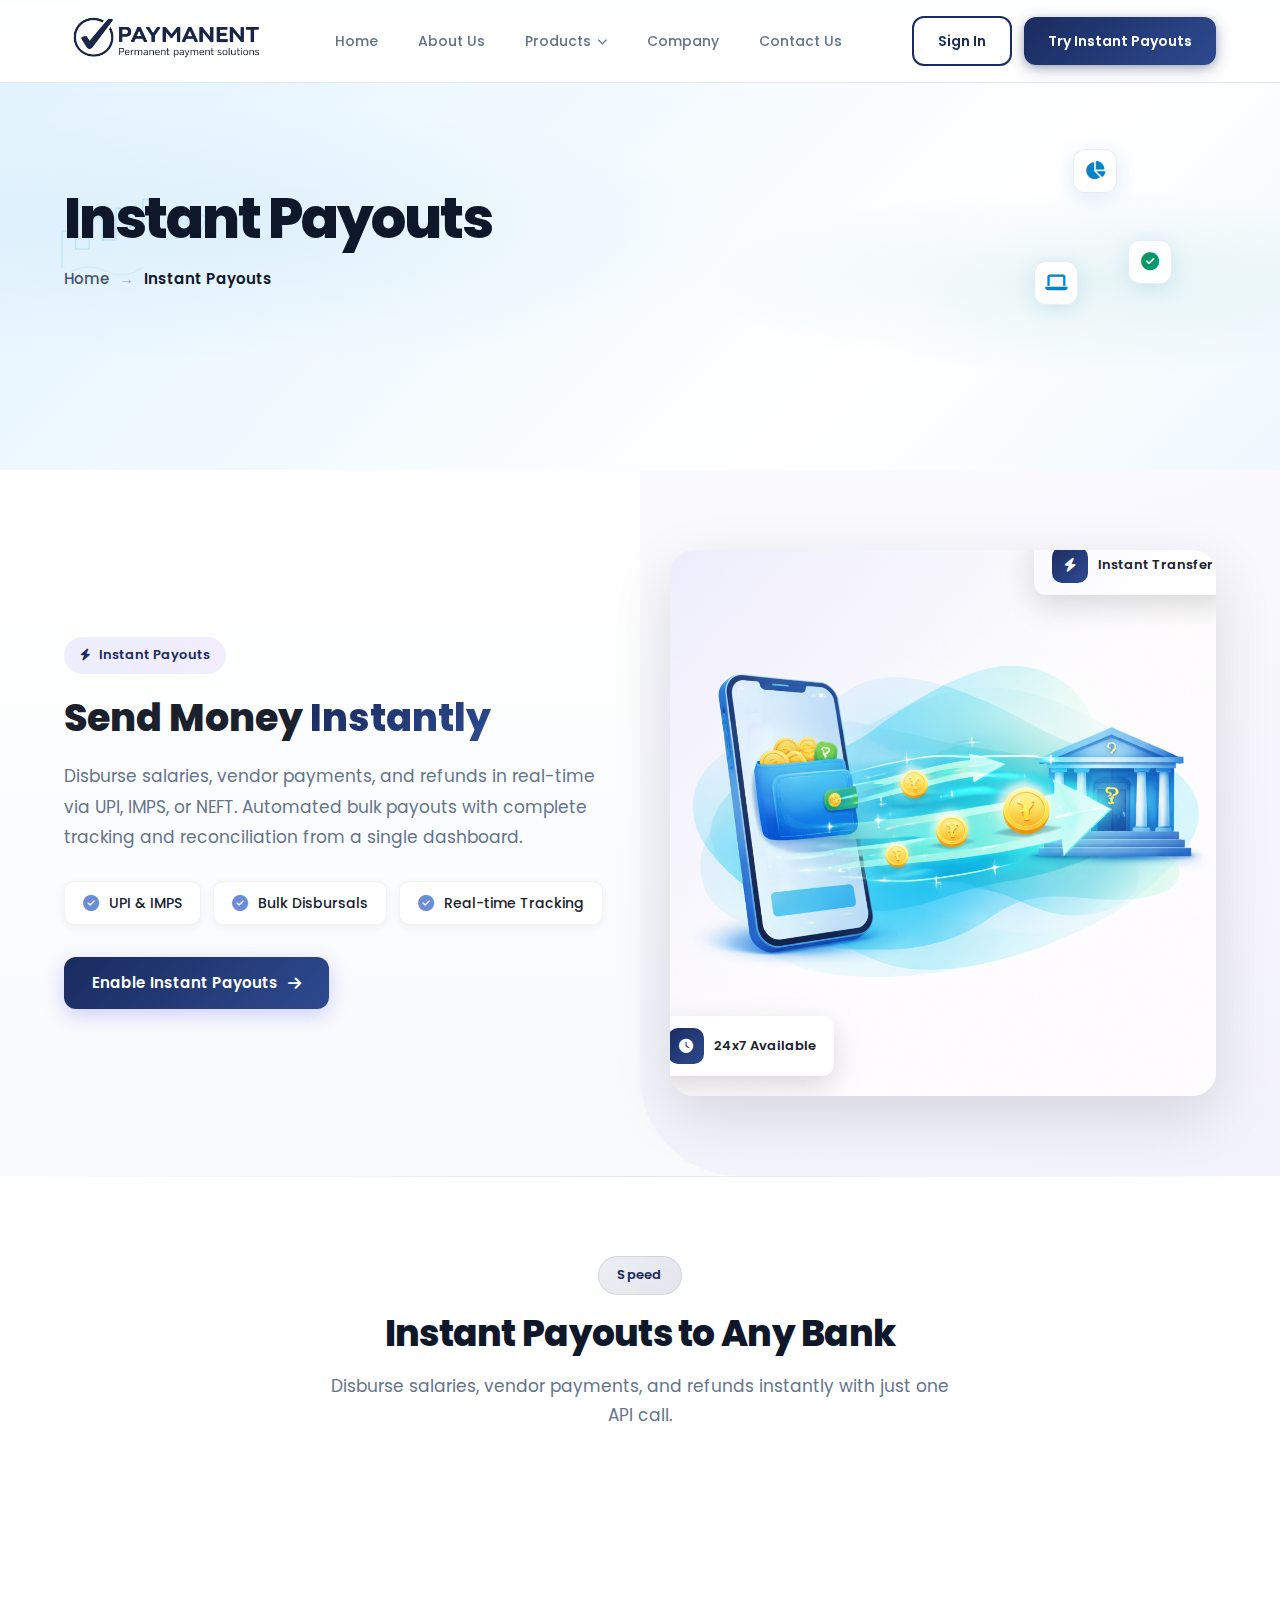
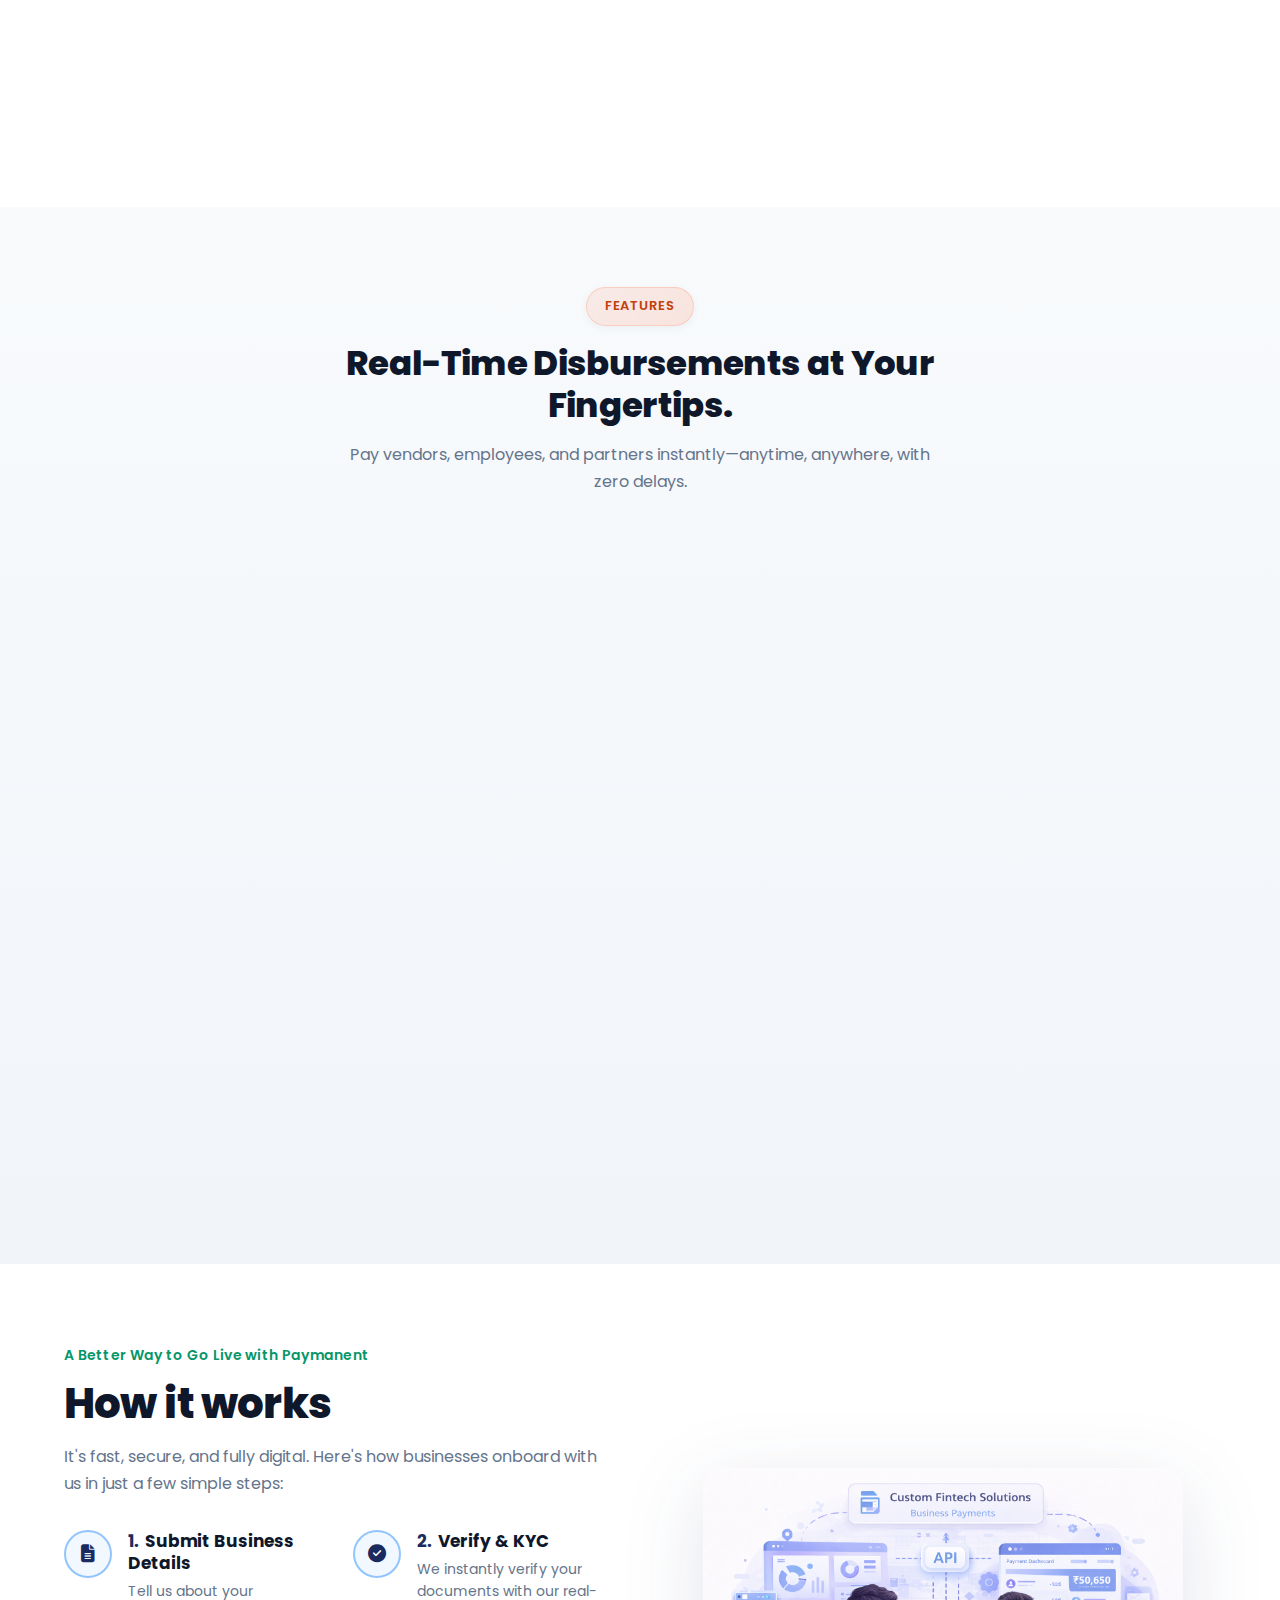
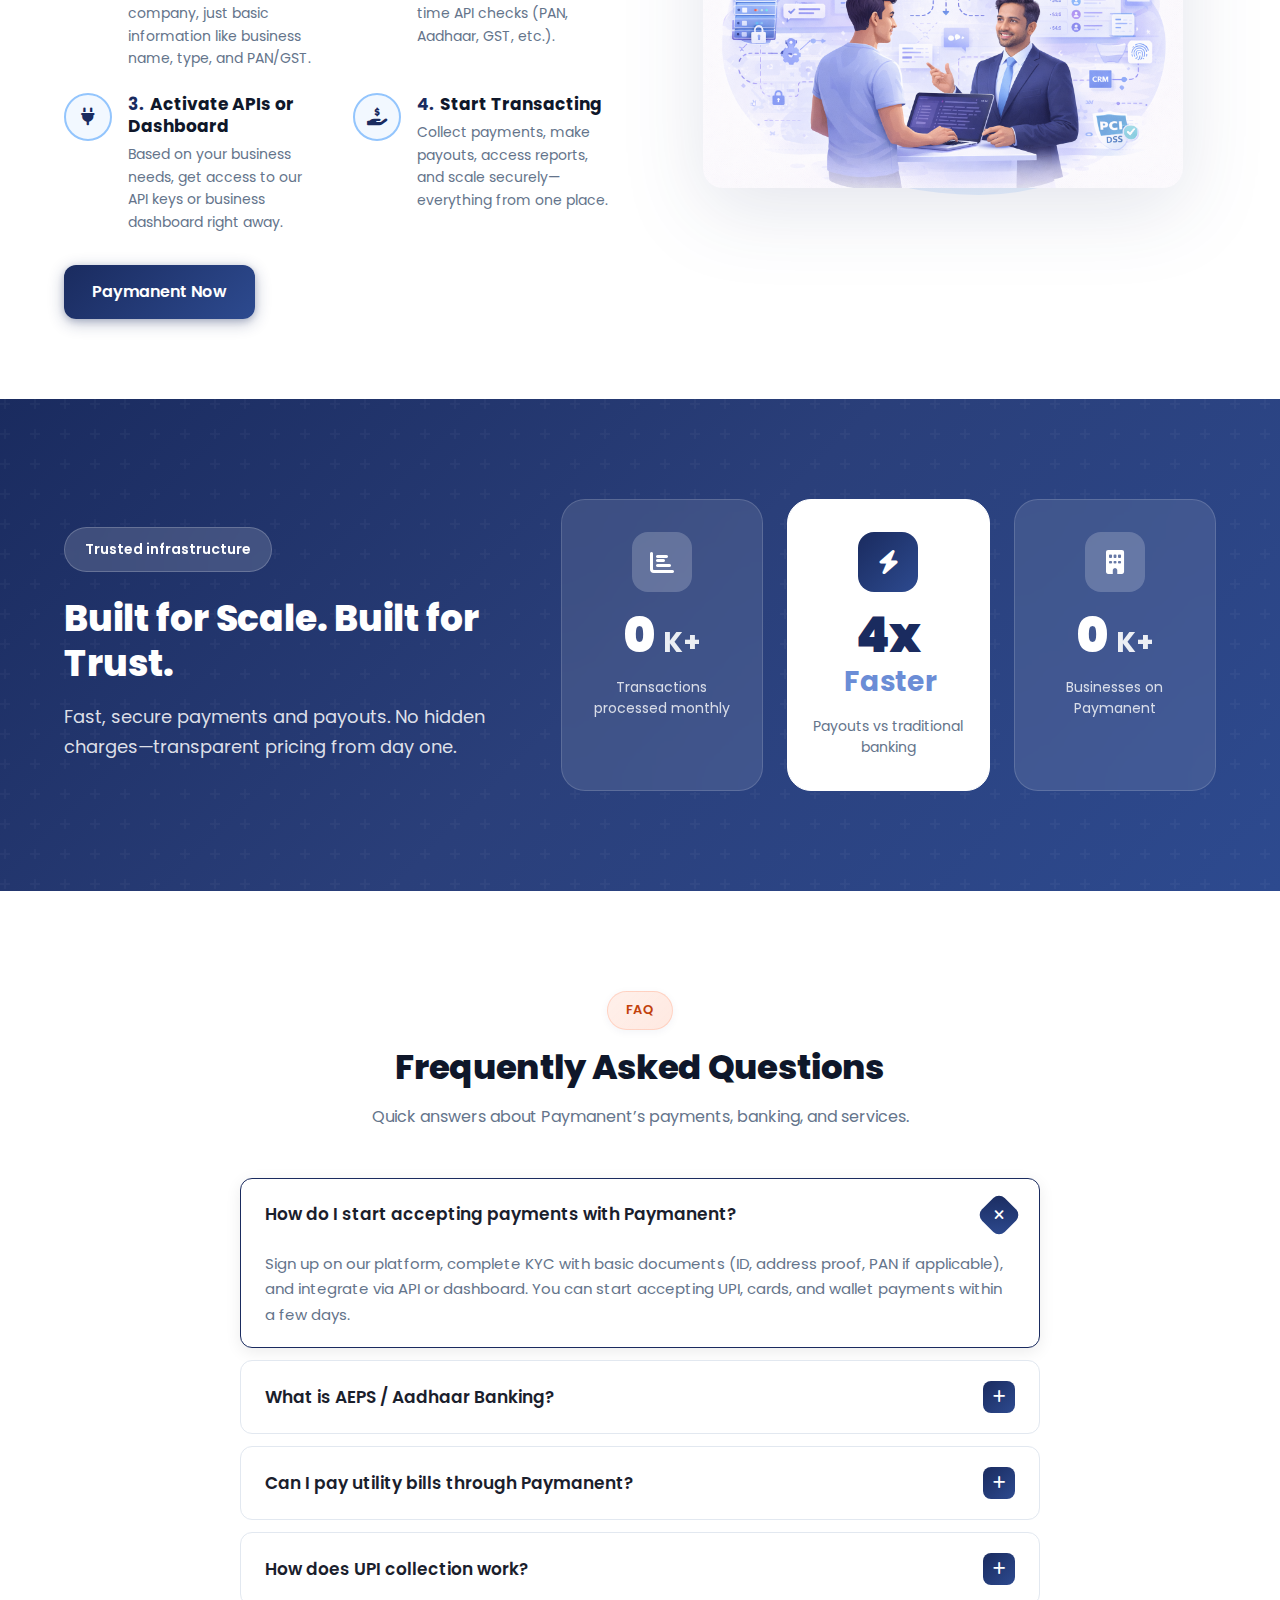
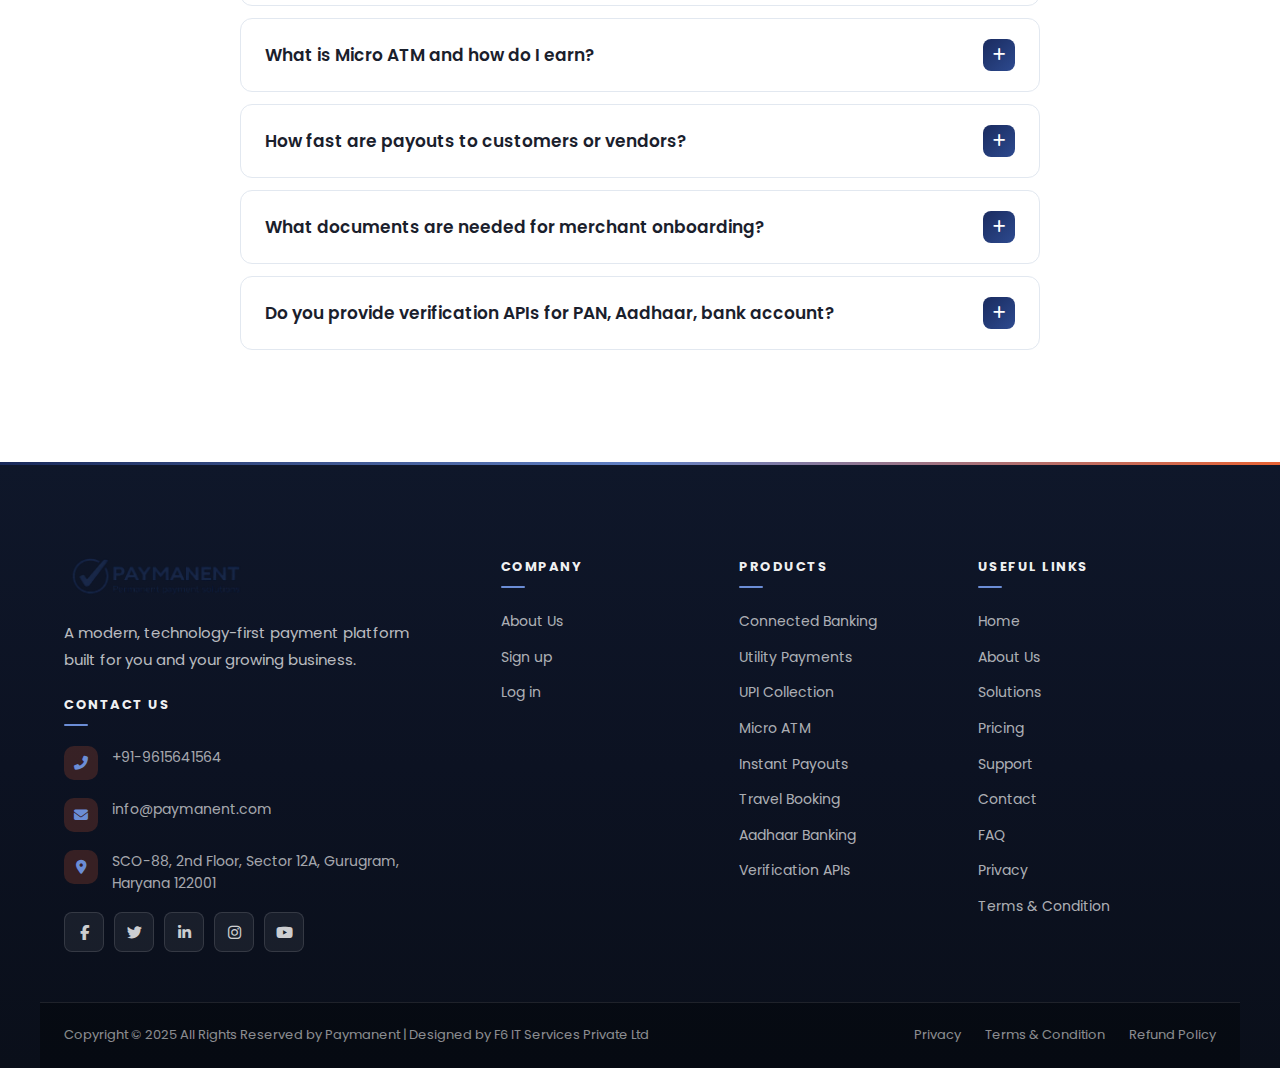
<file: instant-payouts.html>
<!DOCTYPE html>
<html lang="en">
<head>
    <meta charset="UTF-8">
    <meta name="viewport" content="width=device-width, initial-scale=1.0">
    <title>Instant Payouts — Disburse Funds Instantly to Anyone, Anytime | Paymanent</title>
    <meta name="description" content="Disburse funds instantly via UPI, IMPS, or NEFT. Real-time transfers, bulk disbursement, downloadable reports. 24×7 availability.">
    <meta name="keywords" content="instant payouts, disbursement, UPI transfer, IMPS, NEFT, bulk payout, Paymanent">
    <link rel="icon" type="image/png" href="image/FAVICON.png">
    <link rel="stylesheet" href="assets/styles.css">
    <link rel="stylesheet" href="assets/connected-banking.css">
    <link rel="stylesheet" href="assets/product-banner.css">
    <link rel="preconnect" href="https://fonts.googleapis.com">
    <link rel="preconnect" href="https://fonts.gstatic.com" crossorigin>
    <link href="https://fonts.googleapis.com/css2?family=Poppins:wght@300;400;500;600;700;800;900&display=swap" rel="stylesheet">
    <link rel="stylesheet" href="https://cdnjs.cloudflare.com/ajax/libs/font-awesome/6.4.0/css/all.min.css">
</head>
<body class="page-connected-banking">
    <!-- Animated Background Elements -->
    <div class="bg-animation">
        <div class="bg-circle circle-1"></div>
        <div class="bg-circle circle-2"></div>
        <div class="bg-circle circle-3"></div>
    </div>

    <!-- Navigation -->
    <nav class="navbar">
        <div class="container">
            <div class="nav-wrapper">
                <a href="index.html" class="logo">
                    <img src="image/PAYMANENT_logo.png" alt="Paymanent" class="logo-img">
                </a>
                <ul class="nav-menu">
                    <li><a href="index.html" class="nav-link">Home</a></li>
                    <li><a href="about.html" class="nav-link">About Us</a></li>
                    <li class="nav-item-dropdown">
                        <a href="index.html#services" class="nav-link nav-link-dropdown">Products <i class="fas fa-chevron-down"></i></a>
                        <div class="nav-dropdown">
                            <div class="nav-dropdown-inner">
                                <div class="nav-dropdown-left">
                                    <div class="nav-dropdown-grid">
                                        <a href="connected-banking.html" class="nav-dropdown-item">
                                            <span class="nav-dropdown-icon"><i class="fas fa-university"></i></span>
                                            <span class="nav-dropdown-label">Connected Banking</span>
                                        </a>
                                        <a href="utility-payment.html" class="nav-dropdown-item">
                                            <span class="nav-dropdown-icon"><i class="fas fa-file-invoice-dollar"></i></span>
                                            <span class="nav-dropdown-label">Utility Payments</span>
                                        </a>
                                        <a href="instant-payouts.html" class="nav-dropdown-item">
                                            <span class="nav-dropdown-icon"><i class="fas fa-bolt"></i></span>
                                            <span class="nav-dropdown-label">Instant Payouts</span>
                                        </a>
                                        <a href="travel-booking.html" class="nav-dropdown-item">
                                            <span class="nav-dropdown-icon"><i class="fas fa-plane"></i></span>
                                            <span class="nav-dropdown-label">Travel Booking</span>
                                        </a>
                                        <a href="upi-collection.html" class="nav-dropdown-item">
                                            <span class="nav-dropdown-icon"><i class="fas fa-hand-holding-usd"></i></span>
                                            <span class="nav-dropdown-label">UPI Collection</span>
                                        </a>
                                        <a href="micro-atm.html" class="nav-dropdown-item">
                                            <span class="nav-dropdown-icon"><i class="fas fa-money-bill-wave"></i></span>
                                            <span class="nav-dropdown-label">Micro ATM</span>
                                        </a>
                                        <a href="aadhaar-banking.html" class="nav-dropdown-item">
                                            <span class="nav-dropdown-icon"><i class="fas fa-fingerprint"></i></span>
                                            <span class="nav-dropdown-label">Aadhaar Banking</span>
                                        </a>
                                        <a href="verification-apis.html" class="nav-dropdown-item">
                                            <span class="nav-dropdown-icon"><i class="fas fa-shield-alt"></i></span>
                                            <span class="nav-dropdown-label">Verification APIs</span>
                                        </a>
                                    </div>
                                    <div class="nav-dropdown-footer">
                                        <div class="nav-dropdown-social">
                                            <a href="#" class="nav-dropdown-social-link" aria-label="Facebook"><i class="fab fa-facebook-f"></i></a>
                                            <a href="#" class="nav-dropdown-social-link" aria-label="YouTube"><i class="fab fa-youtube"></i></a>
                                            <a href="#" class="nav-dropdown-social-link" aria-label="Instagram"><i class="fab fa-instagram"></i></a>
                                            <a href="#" class="nav-dropdown-social-link" aria-label="LinkedIn"><i class="fab fa-linkedin-in"></i></a>
                                        </div>
                                    </div>
                                </div>
                                <div class="nav-dropdown-right">
                                    <div class="nav-dropdown-promo">
                                        <div class="nav-dropdown-promo-img-wrap">
                                            <img src="image/DASHBOARDIMAGE.png" alt="Paymanent" class="nav-dropdown-promo-img" loading="lazy" width="280" height="180">
                                        </div>
                                        <h4 class="nav-dropdown-promo-title">Paymanent — Rasta Unnati Ka</h4>
                                        <p class="nav-dropdown-promo-desc">Simplifying Digital Payments and Banking with Seamless Solutions for Everyone.</p>
                                    </div>
                                </div>
                            </div>
                        </div>
                    </li>
                    <li><a href="index.html#company" class="nav-link">Company</a></li>
                    <li><a href="contact.html" class="nav-link">Contact Us</a></li>
                </ul>
                <div class="nav-actions">
                    <a href="contact.html" class="btn btn-outline">Sign In</a>
                    <a href="contact.html" class="btn btn-primary">Try Instant Payouts</a>
                </div>
                <button class="mobile-toggle">
                    <span></span>
                    <span></span>
                    <span></span>
                </button>
            </div>
        </div>
    </nav>

    <!-- Pro-level Page Banner -->
    <section class="product-banner">
        <div class="product-banner-strips">
            <span class="product-strip product-strip-left"></span>
            <span class="product-strip product-strip-right"></span>
        </div>
        <div class="product-banner-bg-pattern" aria-hidden="true"></div>
        <div class="container product-banner-container">
            <div class="product-banner-grid">
                <div class="product-banner-left">
                    <div class="product-banner-line-art" aria-hidden="true">
                        <svg class="product-line-art-svg" viewBox="0 0 200 120" fill="none" xmlns="http://www.w3.org/2000/svg">
                            <path d="M20 90 L20 50 L35 50 L35 70 L50 70 L50 35 L65 35 L65 60 L80 60 L80 25 L95 25 L95 45 L110 45 L110 15 L125 15" stroke="currentColor" stroke-width="1.5" stroke-linecap="round" stroke-linejoin="round" opacity="0.35"/>
                            <path d="M150 40 L165 25 L180 35 L175 50 L165 45 Z" stroke="currentColor" stroke-width="1.2" fill="none" opacity="0.3"/>
                            <circle cx="160" cy="38" r="3" fill="currentColor" opacity="0.25"/>
                            <path d="M30 95 Q50 85 70 95 T110 90" stroke="currentColor" stroke-width="1" fill="none" opacity="0.2"/>
                        </svg>
                    </div>
                    <h1 class="product-banner-title">Instant Payouts</h1>
                    <nav class="product-banner-breadcrumb" aria-label="Breadcrumb">
                        <a href="index.html">Home</a>
                        <span class="product-breadcrumb-arrow">→</span>
                        <span class="product-breadcrumb-current">Instant Payouts</span>
                    </nav>
                </div>
                <div class="product-banner-right">
                    <div class="product-banner-bars">
                        <span class="product-bar" style="--h: 45%; --d: 0"></span>
                        <span class="product-bar" style="--h: 70%; --d: 1"></span>
                        <span class="product-bar" style="--h: 55%; --d: 2"></span>
                        <span class="product-bar" style="--h: 85%; --d: 3"></span>
                        <span class="product-bar" style="--h: 60%; --d: 4"></span>
                        <span class="product-bar" style="--h: 75%; --d: 5"></span>
                        <span class="product-bar" style="--h: 50%; --d: 6"></span>
                        <span class="product-bar" style="--h: 90%; --d: 7"></span>
                        <span class="product-bar" style="--h: 65%; --d: 8"></span>
                        <span class="product-bar" style="--h: 80%; --d: 9"></span>
                    </div>
                    <div class="product-banner-floats">
                        <div class="product-float product-float-chart"><i class="fas fa-chart-pie"></i></div>
                        <div class="product-float product-float-check"><i class="fas fa-check-circle"></i></div>
                        <div class="product-float product-float-laptop"><i class="fas fa-laptop"></i></div>
                    </div>
                </div>
            </div>
        </div>
    </section>

    <!-- Product Intro Section -->
    <section class="product-intro">
        <div class="container">
            <div class="product-intro-grid">
                <div class="product-intro-content">
                    <span class="product-intro-badge"><i class="fas fa-bolt"></i> Instant Payouts</span>
                    <h2 class="product-intro-title">Send Money <span>Instantly</span></h2>
                    <p class="product-intro-desc">Disburse salaries, vendor payments, and refunds in real-time via UPI, IMPS, or NEFT. Automated bulk payouts with complete tracking and reconciliation from a single dashboard.</p>
                    <div class="product-intro-features">
                        <div class="product-intro-feature"><i class="fas fa-check-circle"></i> UPI & IMPS</div>
                        <div class="product-intro-feature"><i class="fas fa-check-circle"></i> Bulk Disbursals</div>
                        <div class="product-intro-feature"><i class="fas fa-check-circle"></i> Real-time Tracking</div>
                    </div>
                    <a href="contact.html" class="product-intro-btn">Enable Instant Payouts <i class="fas fa-arrow-right"></i></a>
                </div>
                <div class="product-intro-visual">
                    <div class="product-intro-img-wrapper">
                        <img src="image/Instant.png" alt="Instant Payouts" class="product-intro-img">
                        <div class="product-intro-floating top-right">
                            <i class="fas fa-bolt"></i>
                            <span>Instant Transfer</span>
                        </div>
                        <div class="product-intro-floating bottom-left">
                            <i class="fas fa-clock"></i>
                            <span>24x7 Available</span>
                        </div>
                    </div>
                </div>
            </div>
        </div>
    </section>

    <!-- Benefits Section - Instant Payouts to Any Bank -->
    <section class="why-paymanent-section">
        <div class="container">
            <div class="why-header">
                <span class="why-badge">Speed</span>
                <h2 class="why-title">Instant Payouts to Any Bank</h2>
                <p class="why-subtitle">Disburse salaries, vendor payments, and refunds instantly with just one API call.</p>
            </div>
            <div class="why-grid">
                <div class="why-card">
                    <div class="why-icon-box">
                        <i class="fas fa-clock"></i>
                    </div>
                    <h3 class="why-card-title">24×7 Processing</h3>
                    <p class="why-card-desc">Real-time transfers with 24×7 availability—disburse anytime.</p>
                </div>
                <div class="why-card">
                    <div class="why-icon-box">
                        <i class="fas fa-university"></i>
                    </div>
                    <h3 class="why-card-title">Bank & UPI Transfers</h3>
                    <p class="why-card-desc">Send to any bank account or UPI with complete tracking.</p>
                </div>
                <div class="why-card">
                    <div class="why-icon-box">
                        <i class="fas fa-layer-group"></i>
                    </div>
                    <h3 class="why-card-title">Bulk Payouts</h3>
                    <p class="why-card-desc">API-based bulk disbursement with downloadable transaction reports.</p>
                </div>
            </div>
        </div>
    </section>

    <!-- Features Section -->
    <section id="features" class="features">
        <div class="container">
            <div class="section-header">
                <div class="section-badge">Features</div>
                <h2 class="section-title">Real-Time Disbursements at Your Fingertips.</h2>
                <p class="section-description">Pay vendors, employees, and partners instantly—anytime, anywhere, with zero delays.</p>
            </div>
            <div class="features-grid features-grid-4">
                <div class="feature-card">
                    <div class="feature-icon">
                        <i class="fas fa-users"></i>
                    </div>
                    <h3 class="feature-title">Bulk Transfers</h3>
                    <p class="feature-text">Disburse salaries, vendor payments in one go.</p>
                    <div class="feature-link">
                        <span>Learn more</span>
                        <i class="fas fa-arrow-right"></i>
                    </div>
                </div>
                <div class="feature-card">
                    <div class="feature-icon">
                        <i class="fas fa-code"></i>
                    </div>
                    <h3 class="feature-title">API-Driven Payouts</h3>
                    <p class="feature-text">Integrate with your system for seamless flow.</p>
                    <div class="feature-link">
                        <span>Learn more</span>
                        <i class="fas fa-arrow-right"></i>
                    </div>
                </div>
                <div class="feature-card">
                    <div class="feature-icon">
                        <i class="fas fa-bolt"></i>
                    </div>
                    <h3 class="feature-title">Real-Time Settlement</h3>
                    <p class="feature-text">Instant transfers to any bank or wallet.</p>
                    <div class="feature-link">
                        <span>Learn more</span>
                        <i class="fas fa-arrow-right"></i>
                    </div>
                </div>
                <div class="feature-card">
                    <div class="feature-icon">
                        <i class="fas fa-calendar-alt"></i>
                    </div>
                    <h3 class="feature-title">24×7 Availability</h3>
                    <p class="feature-text">Even during weekends and bank holidays.</p>
                    <div class="feature-link">
                        <span>Learn more</span>
                        <i class="fas fa-arrow-right"></i>
                    </div>
                </div>
                <div class="feature-card">
                    <div class="feature-icon">
                        <i class="fas fa-calendar-check"></i>
                    </div>
                    <h3 class="feature-title">Smart Scheduling</h3>
                    <p class="feature-text">Automate recurring payouts.</p>
                    <div class="feature-link">
                        <span>Learn more</span>
                        <i class="fas fa-arrow-right"></i>
                    </div>
                </div>
                <div class="feature-card">
                    <div class="feature-icon">
                        <i class="fas fa-file-alt"></i>
                    </div>
                    <h3 class="feature-title">Detailed Reports</h3>
                    <p class="feature-text">Track every transaction with downloadable reports.</p>
                    <div class="feature-link">
                        <span>Learn more</span>
                        <i class="fas fa-arrow-right"></i>
                    </div>
                </div>
                <div class="feature-card">
                    <div class="feature-icon">
                        <i class="fas fa-bell"></i>
                    </div>
                    <h3 class="feature-title">Smart Alerts</h3>
                    <p class="feature-text">Get updates on successful and failed payouts.</p>
                    <div class="feature-link">
                        <span>Learn more</span>
                        <i class="fas fa-arrow-right"></i>
                    </div>
                </div>
                <div class="feature-card">
                    <div class="feature-icon">
                        <i class="fas fa-exchange-alt"></i>
                    </div>
                    <h3 class="feature-title">Multi-Mode Transfers</h3>
                    <p class="feature-text">NEFT, IMPS, UPI and Wallet transfers supported.</p>
                    <div class="feature-link">
                        <span>Learn more</span>
                        <i class="fas fa-arrow-right"></i>
                    </div>
                </div>
            </div>
        </div>
    </section>

 
    <section id="how-it-works" class="platform-journey-section how-it-works-modern">
        <div class="container">
            <div class="journey-content how-it-works-grid">
                <div class="how-it-works-left">
                    <p class="how-it-works-tagline">A Better Way to Go Live with Paymanent</p>
                    <h2 class="how-it-works-title">How it works</h2>
                    <p class="how-it-works-subtitle">It's fast, secure, and fully digital. Here's how businesses onboard with us in just a few simple steps:</p>
                    <div class="how-it-works-steps">
                        <div class="how-step">
                            <div class="how-step-icon-wrap"><i class="fas fa-file-alt"></i></div>
                            <div class="how-step-body">
                                <h3 class="how-step-title"><span class="how-step-num">1.</span> Submit Business Details</h3>
                                <p class="how-step-desc">Tell us about your company, just basic information like business name, type, and PAN/GST.</p>
                            </div>
                        </div>
                        <div class="how-step">
                            <div class="how-step-icon-wrap"><i class="fas fa-check-circle"></i></div>
                            <div class="how-step-body">
                                <h3 class="how-step-title"><span class="how-step-num">2.</span> Verify & KYC</h3>
                                <p class="how-step-desc">We instantly verify your documents with our real-time API checks (PAN, Aadhaar, GST, etc.).</p>
                            </div>
                        </div>
                        <div class="how-step">
                            <div class="how-step-icon-wrap"><i class="fas fa-plug"></i></div>
                            <div class="how-step-body">
                                <h3 class="how-step-title"><span class="how-step-num">3.</span> Activate APIs or Dashboard</h3>
                                <p class="how-step-desc">Based on your business needs, get access to our API keys or business dashboard right away.</p>
                            </div>
                        </div>
                        <div class="how-step">
                            <div class="how-step-icon-wrap"><i class="fas fa-hand-holding-usd"></i></div>
                            <div class="how-step-body">
                                <h3 class="how-step-title"><span class="how-step-num">4.</span> Start Transacting</h3>
                                <p class="how-step-desc">Collect payments, make payouts, access reports, and scale securely—everything from one place.</p>
                            </div>
                        </div>
                    </div>
                    <a href="contact.html" class="btn btn-primary btn-how-cta">Paymanent Now</a>
                </div>
                <div class="how-it-works-right">
                    <div class="how-it-works-illustration">
                        <div class="how-illus-shape"></div>
                        <img src="image/CUSTOM_PAYMENT_SOLUTION.png" alt="Go live with Paymanent - simple steps" class="how-illus-img" loading="lazy" width="480" height="400">
                    </div>
                </div>
            </div>
        </div>
    </section>




     <!-- Stats Section -->
    <section id="stats" class="stats-section">
        <div class="container">
            <div class="stats-content">
                <div class="stats-info">
                    <span class="stats-badge">Trusted infrastructure</span>
                    <h2 class="stats-title">Built for Scale. Built for Trust.</h2>
                    <p class="stats-desc">Fast, secure payments and payouts. No hidden charges—transparent pricing from day one.</p>
                </div>
                <div class="stats-grid">
                    <div class="stats-card">
                        <div class="stats-icon">
                            <i class="fas fa-chart-bar"></i>
                        </div>
                        <div class="stats-number" data-target="250">0</div>
                        <div class="stats-suffix">K+</div>
                        <p class="stats-label">Transactions processed monthly</p>
                    </div>
                    <div class="stats-card highlight">
                        <div class="stats-icon">
                            <i class="fas fa-bolt"></i>
                        </div>
                        <div class="stats-number">4x</div>
                        <div class="stats-suffix">Faster</div>
                        <p class="stats-label">Payouts vs traditional banking</p>
                    </div>
                    <div class="stats-card">
                        <div class="stats-icon">
                            <i class="fas fa-building"></i>
                        </div>
                        <div class="stats-number" data-target="10">0</div>
                        <div class="stats-suffix">K+</div>
                        <p class="stats-label">Businesses on Paymanent</p>
                    </div>
                </div>
            </div>
        </div>
    </section>

 <!-- FAQ Section -->
 <section id="support" class="faq-section">
    <div class="container">
        <div class="faq-header">
            <div class="section-badge">FAQ</div>
            <h2 class="section-title">Frequently Asked Questions</h2>
            <p class="section-description">Quick answers about Paymanent’s payments, banking, and services.</p>
        </div>
        <div class="faq-accordion">
            <div class="faq-item active">
                <div class="faq-question">
                    <h4>How do I start accepting payments with Paymanent?</h4>
                    <span class="faq-icon"><i class="fas fa-plus"></i></span>
                </div>
                <div class="faq-answer">
                    <p>Sign up on our platform, complete KYC with basic documents (ID, address proof, PAN if applicable), and integrate via API or dashboard. You can start accepting UPI, cards, and wallet payments within a few days.</p>
                </div>
            </div>
            <div class="faq-item">
                <div class="faq-question">
                    <h4>What is AEPS / Aadhaar Banking?</h4>
                    <span class="faq-icon"><i class="fas fa-plus"></i></span>
                </div>
                <div class="faq-answer">
                    <p>AEPS lets you offer cash withdrawal, balance enquiry, and mini statements using the customer’s Aadhaar and biometric authentication. No card or phone needed—ideal for last-mile banking at your outlet.</p>
                </div>
            </div>
            <div class="faq-item">
                <div class="faq-question">
                    <h4>Can I pay utility bills through Paymanent?</h4>
                    <span class="faq-icon"><i class="fas fa-plus"></i></span>
                </div>
                <div class="faq-answer">
                    <p>Yes. We support Bharat Bill Pay (BBPS)—electricity, water, gas, DTH, broadband, and more from one dashboard. You can set reminders and get GST-ready invoices for business use.</p>
                </div>
            </div>
            <div class="faq-item">
                <div class="faq-question">
                    <h4>How does UPI collection work?</h4>
                    <span class="faq-icon"><i class="fas fa-plus"></i></span>
                </div>
                <div class="faq-answer">
                    <p>You get a unique UPI ID and QR. Customers pay by scanning the QR or using your UPI link. Amounts reflect in your linked account in real time, with tracking in your dashboard.</p>
                </div>
            </div>
            <div class="faq-item">
                <div class="faq-question">
                    <h4>What is Micro ATM and how do I earn?</h4>
                    <span class="faq-icon"><i class="fas fa-plus"></i></span>
                </div>
                <div class="faq-answer">
                    <p>Micro ATM turns your shop into a cash point. You can do cash withdrawal, balance check, and mini statement for customers. You earn a commission per transaction as per our pricing.</p>
                </div>
            </div>
            <div class="faq-item">
                <div class="faq-question">
                    <h4>How fast are payouts to customers or vendors?</h4>
                    <span class="faq-icon"><i class="fas fa-plus"></i></span>
                </div>
                <div class="faq-answer">
                    <p>Instant payouts are supported via UPI and IMPS. NEFT payouts are processed as per bank timelines. You can disburse from your dashboard with full tracking and optional automation.</p>
                </div>
            </div>
            <div class="faq-item">
                <div class="faq-question">
                    <h4>What documents are needed for merchant onboarding?</h4>
                    <span class="faq-icon"><i class="fas fa-plus"></i></span>
                </div>
                <div class="faq-answer">
                    <p>Typically we need identity proof (Aadhaar/Passport/Driving licence), address proof, PAN, cancelled cheque or bank details, and a recent photograph. Business entities need registration and GST (if applicable).</p>
                </div>
            </div>
            <div class="faq-item">
                <div class="faq-question">
                    <h4>Do you provide verification APIs for PAN, Aadhaar, bank account?</h4>
                    <span class="faq-icon"><i class="fas fa-plus"></i></span>
                </div>
                <div class="faq-answer">
                    <p>Yes. We offer secure, compliant APIs to verify PAN, Aadhaar, bank account, and GST. Integration is simple and suitable for onboarding, KYC, and compliance workflows.</p>
                </div>
            </div>
        </div>
    </div>
</section>

    <!-- Footer -->
    <footer class="footer">
        <div class="container">
            <div class="footer-content">
                <div class="footer-col footer-brand">
                    <div class="footer-logo">
                        <img src="image/PAYMANENT_logo.png" alt="Paymanent" class="footer-logo-img">
                    </div>
                    <p class="footer-description">A modern, technology-first payment platform built for you and your growing business.</p>
                    <h4 class="footer-title">Contact Us</h4>
                    <ul class="footer-contact">
                        <li>
                            <i class="fas fa-phone-alt"></i>
                            <a href="tel:+919615641564">+91-9615641564</a>
                        </li>
                        <li>
                            <i class="fas fa-envelope"></i>
                            <a href="mailto:info@paymanent.com">info@paymanent.com</a>
                        </li>
                        <li>
                            <i class="fas fa-map-marker-alt"></i>
                            <span>SCO-88, 2nd Floor, Sector 12A, Gurugram, Haryana 122001</span>
                        </li>
                    </ul>
                    <div class="footer-social">
                        <a href="#" class="social-link" aria-label="Facebook"><i class="fab fa-facebook-f"></i></a>
                        <a href="#" class="social-link" aria-label="Twitter"><i class="fab fa-twitter"></i></a>
                        <a href="#" class="social-link" aria-label="LinkedIn"><i class="fab fa-linkedin-in"></i></a>
                        <a href="#" class="social-link" aria-label="Instagram"><i class="fab fa-instagram"></i></a>
                        <a href="#" class="social-link" aria-label="YouTube"><i class="fab fa-youtube"></i></a>
                    </div>
                </div>
                <div class="footer-col">
                    <h4 class="footer-title">Company</h4>
                    <ul class="footer-links">
                        <li><a href="about.html">About Us</a></li>
                        <li><a href="contact.html">Sign up</a></li>
                        <li><a href="contact.html">Log in</a></li>
                    </ul>
                </div>
                <div class="footer-col">
                    <h4 class="footer-title">Products</h4>
                    <ul class="footer-links">
                        <li><a href="connected-banking.html">Connected Banking</a></li>
                        <li><a href="utility-payment.html">Utility Payments</a></li>
                        <li><a href="upi-collection.html">UPI Collection</a></li>
                        <li><a href="micro-atm.html">Micro ATM</a></li>
                        <li><a href="instant-payouts.html">Instant Payouts</a></li>
                        <li><a href="travel-booking.html">Travel Booking</a></li>
                        <li><a href="aadhaar-banking.html">Aadhaar Banking</a></li>
                        <li><a href="verification-apis.html">Verification APIs</a></li>
                    </ul>
                </div>
                <div class="footer-col">
                    <h4 class="footer-title">Useful Links</h4>
                    <ul class="footer-links">
                        <li><a href="index.html">Home</a></li>
                        <li><a href="about.html">About Us</a></li>
                        <li><a href="index.html#services">Solutions</a></li>
                        <li><a href="index.html#pricing">Pricing</a></li>
                        <li><a href="index.html#support">Support</a></li>
                        <li><a href="contact.html">Contact</a></li>
                        <li><a href="index.html#support">FAQ</a></li>
                        <li><a href="index.html">Privacy</a></li>
                        <li><a href="index.html">Terms & Condition</a></li>
                    </ul>
                </div>
            </div>
            <div class="footer-bottom">
                <p>Copyright © 2025 All Rights Reserved by Paymanent | Designed by F6 IT Services Private Ltd</p>
                <div class="footer-legal">
                    <a href="index.html">Privacy</a>
                    <a href="index.html">Terms & Condition</a>
                    <a href="index.html">Refund Policy</a>
                </div>
            </div>
        </div>
    </footer>

    <script src="assets/script.js"></script>
</body>
</html>
</file>
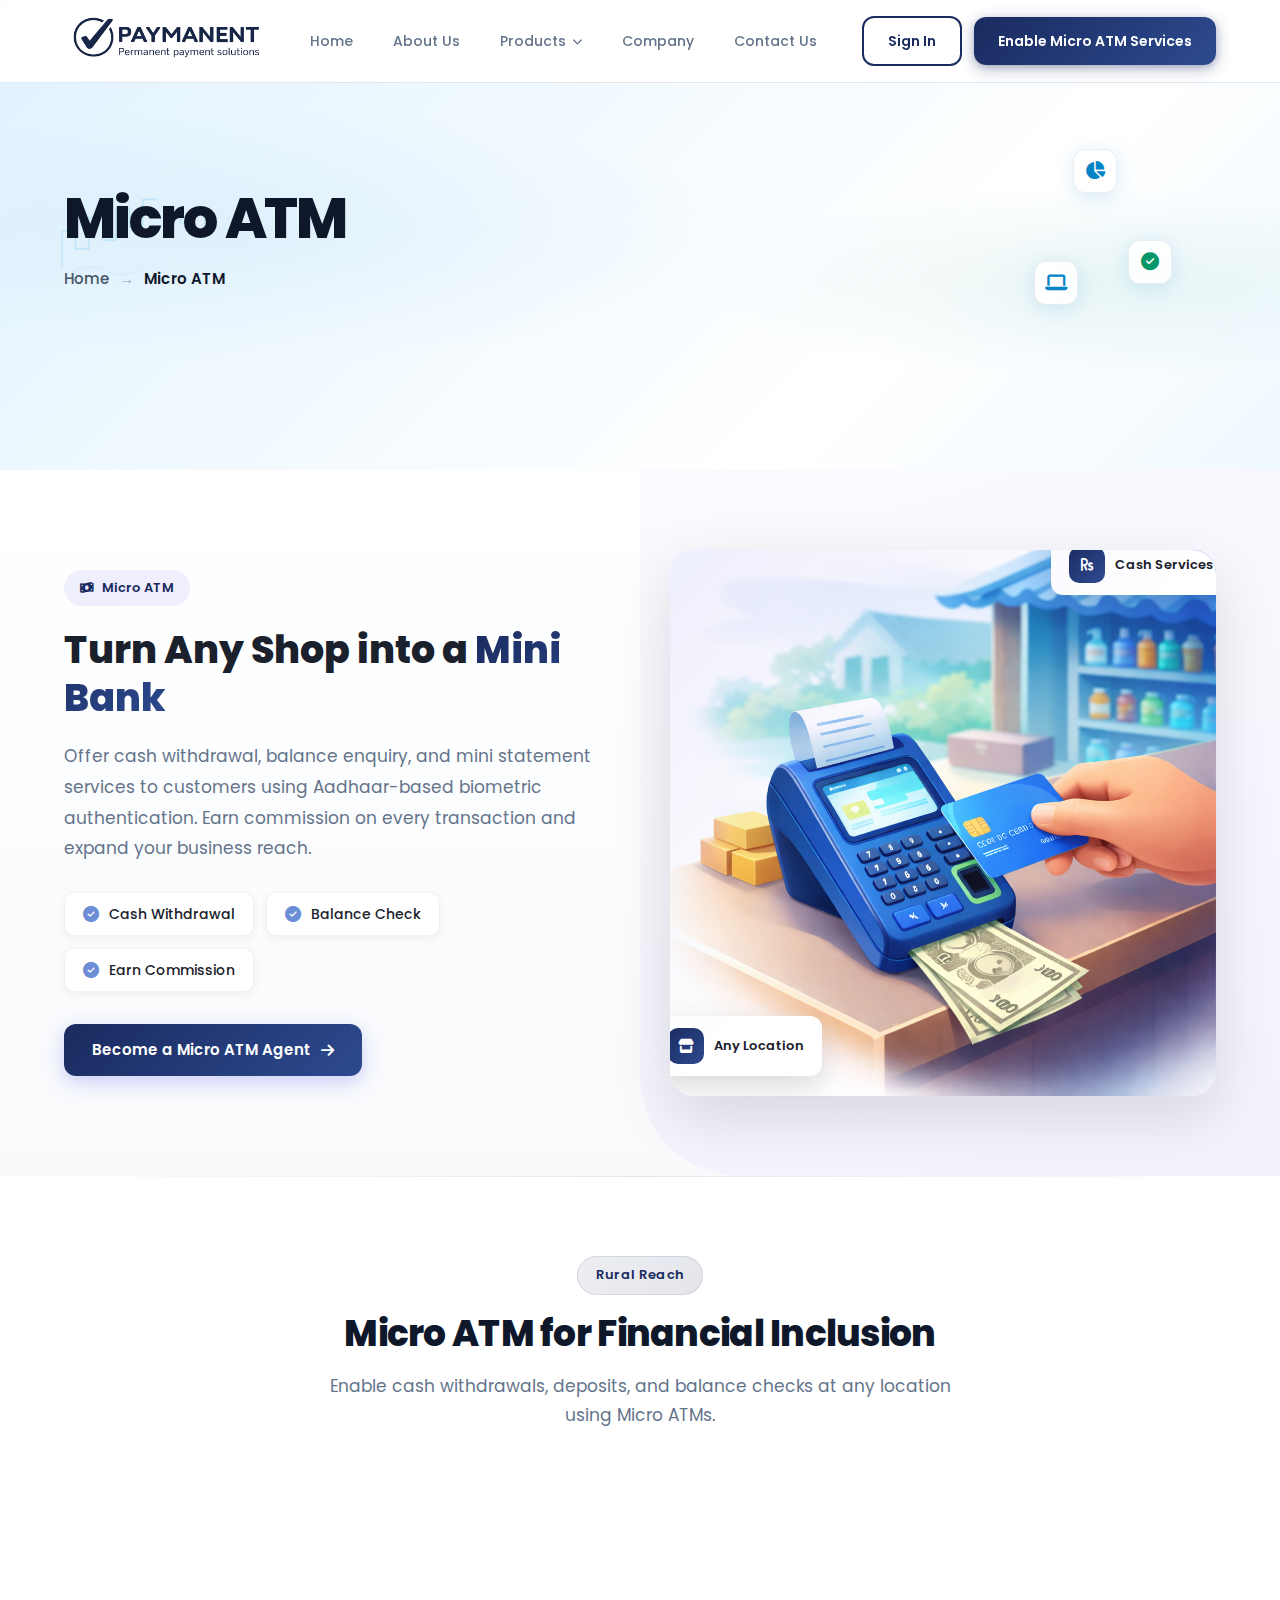
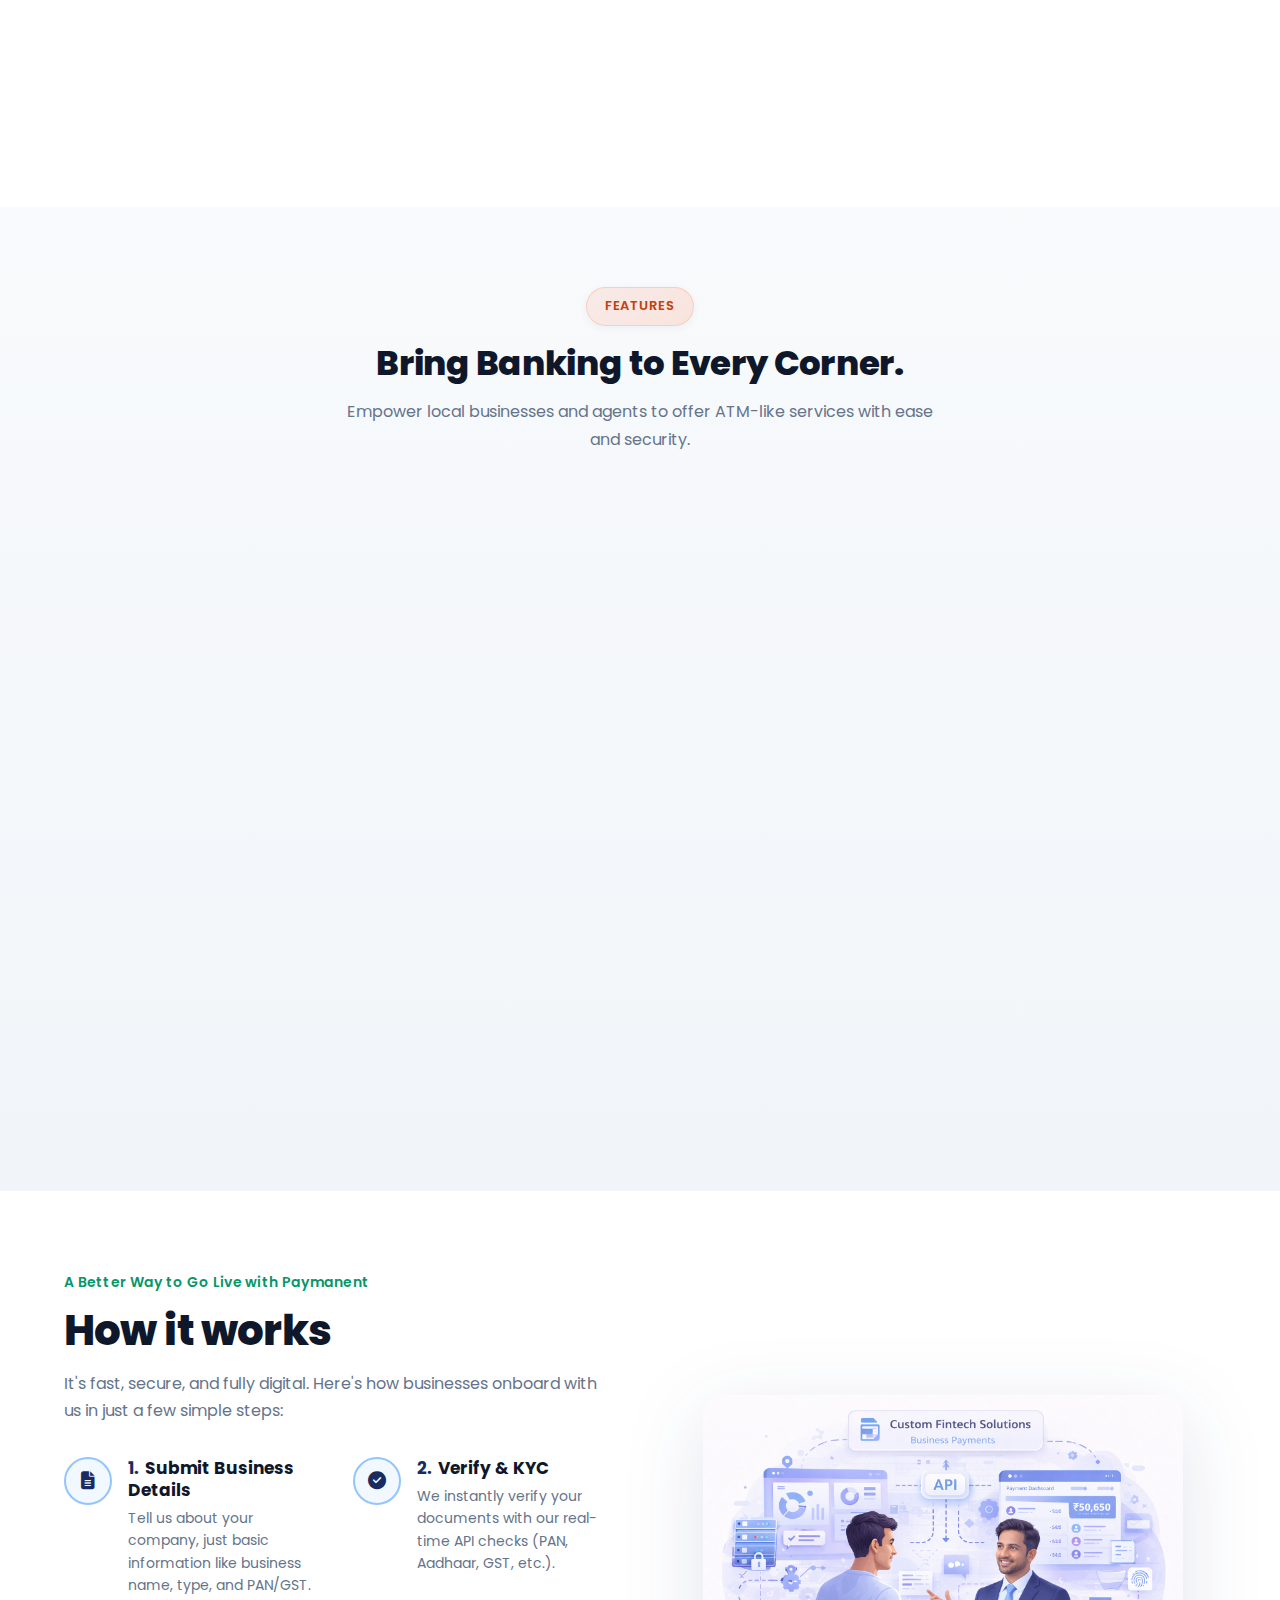
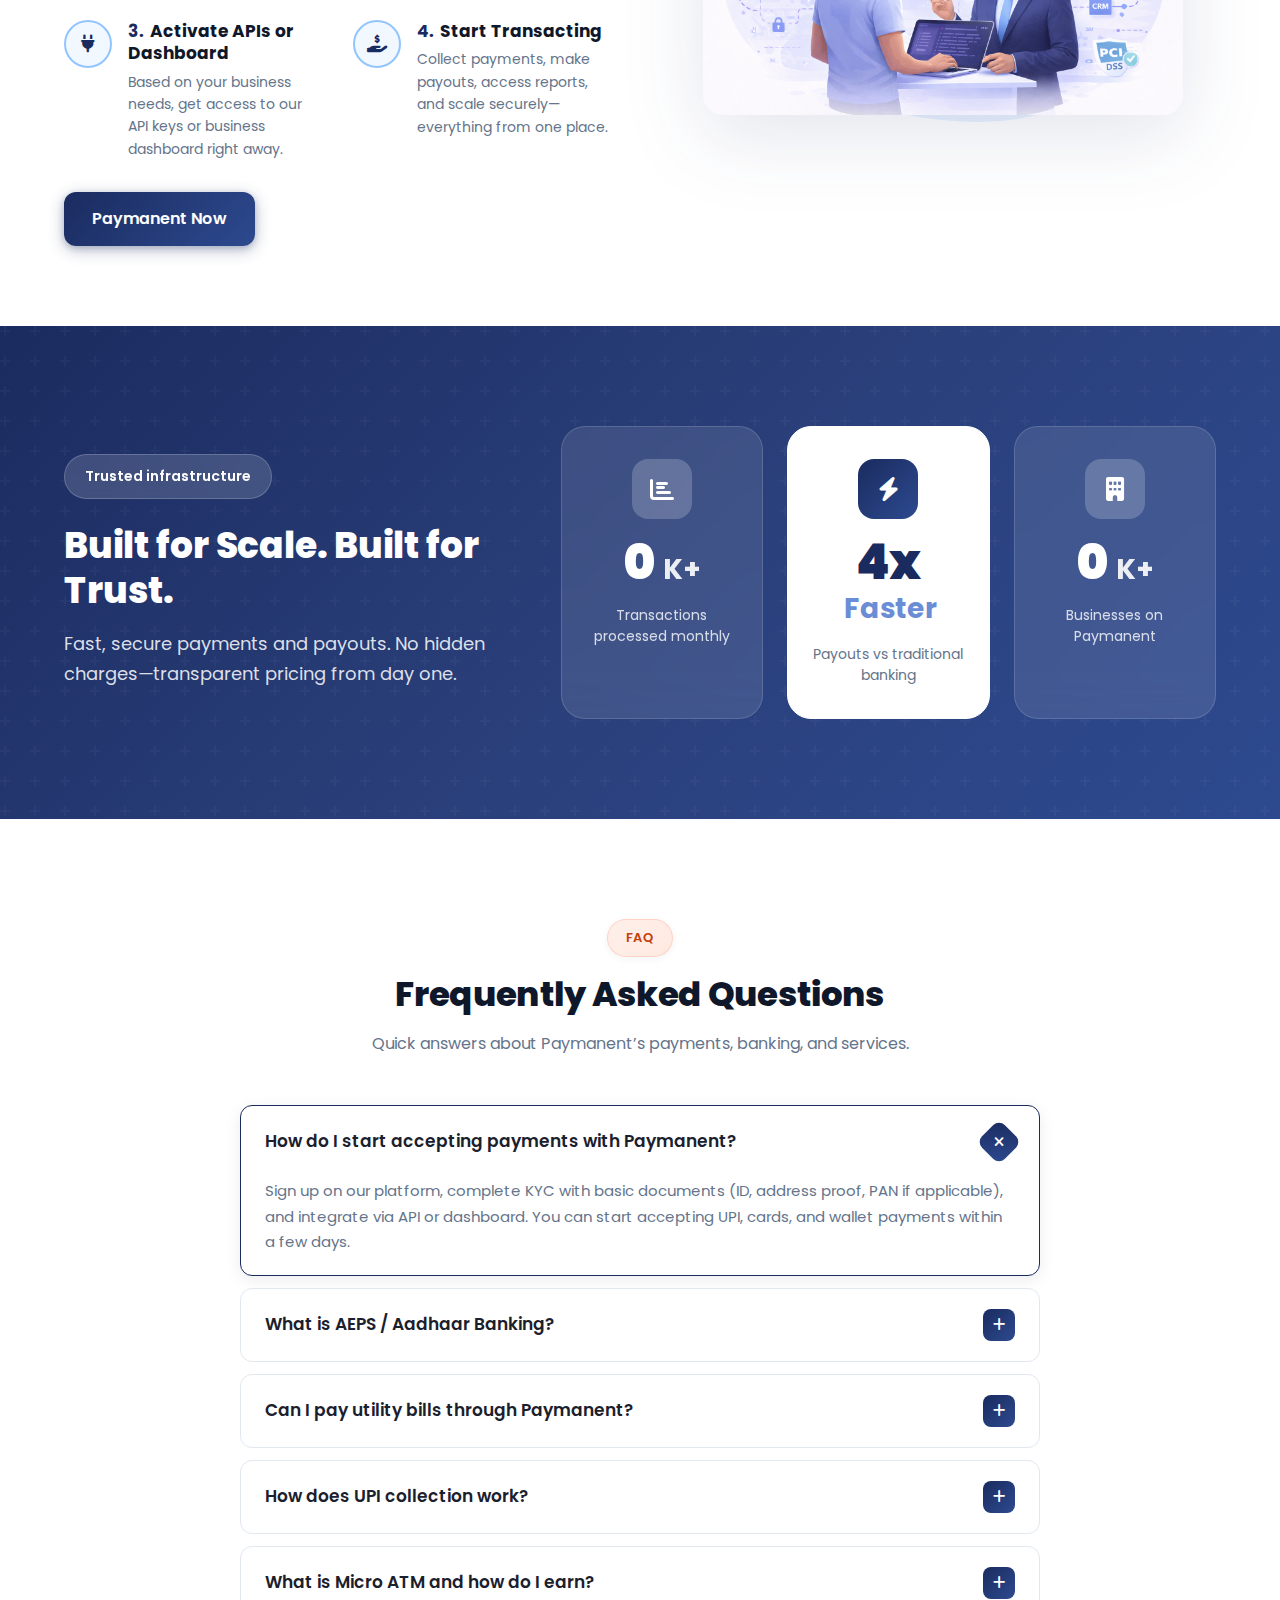
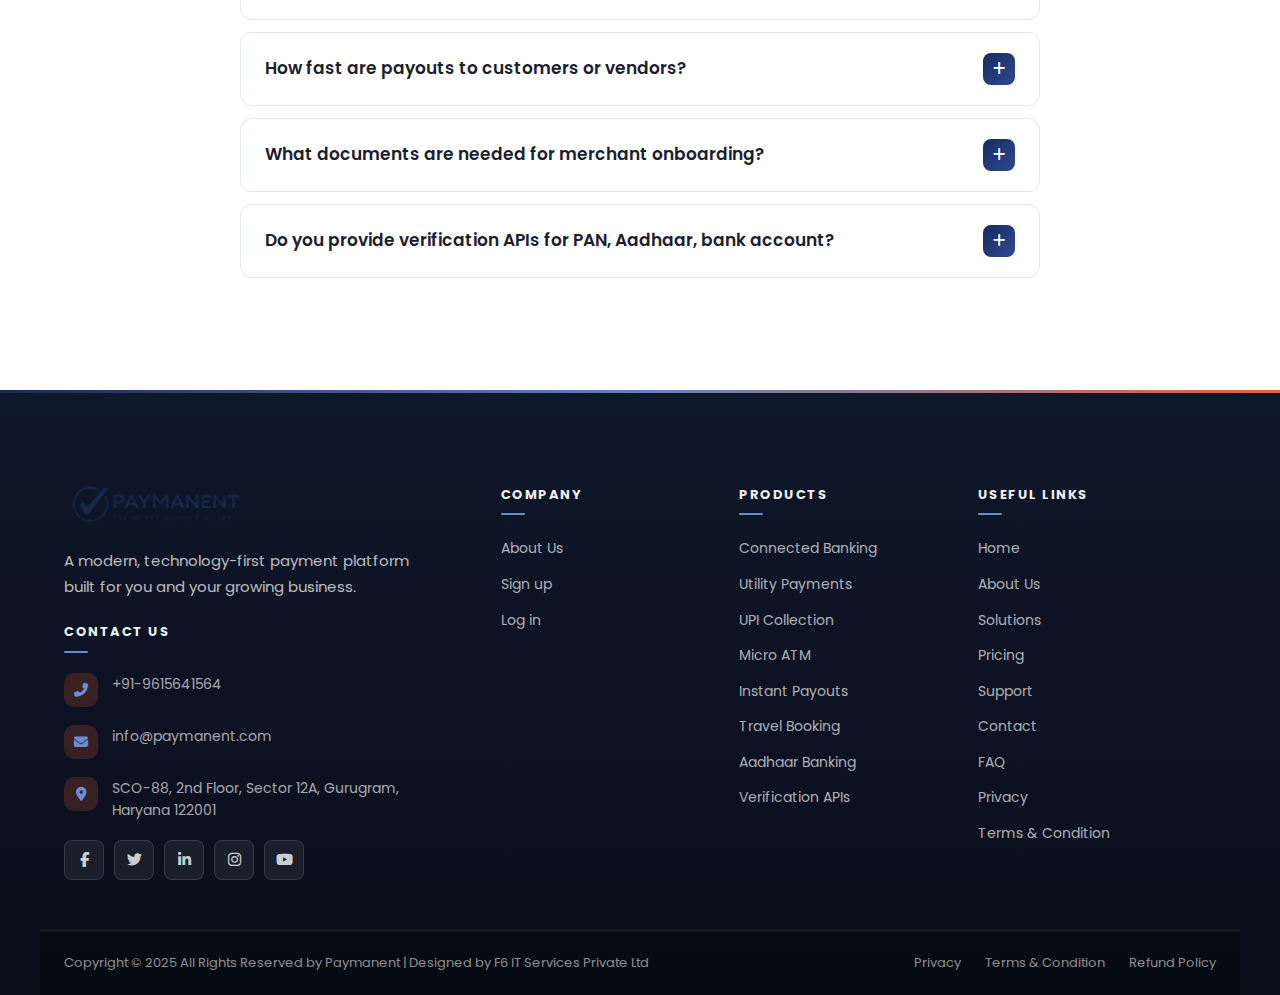
<file: micro-atm.html>
<!DOCTYPE html>
<html lang="en">
<head>
    <meta charset="UTF-8">
    <meta name="viewport" content="width=device-width, initial-scale=1.0">
    <title>Micro ATM — Offer Cash Withdrawal Services Anywhere | Paymanent</title>
    <meta name="description" content="Turn your outlet into a mini ATM. Cash withdrawals, balance checks, commission-based services. Aadhaar and card support, easy setup.">
    <meta name="keywords" content="Micro ATM, AEPS, cash withdrawal, balance enquiry, financial inclusion, Paymanent">
    <link rel="icon" type="image/png" href="image/FAVICON.png">
    <link rel="stylesheet" href="assets/styles.css">
    <link rel="stylesheet" href="assets/connected-banking.css">
    <link rel="stylesheet" href="assets/product-banner.css">
    <link rel="preconnect" href="https://fonts.googleapis.com">
    <link rel="preconnect" href="https://fonts.gstatic.com" crossorigin>
    <link href="https://fonts.googleapis.com/css2?family=Poppins:wght@300;400;500;600;700;800;900&display=swap" rel="stylesheet">
    <link rel="stylesheet" href="https://cdnjs.cloudflare.com/ajax/libs/font-awesome/6.4.0/css/all.min.css">
</head>
<body class="page-connected-banking">
    <!-- Animated Background Elements -->
    <div class="bg-animation">
        <div class="bg-circle circle-1"></div>
        <div class="bg-circle circle-2"></div>
        <div class="bg-circle circle-3"></div>
    </div>

    <!-- Navigation -->
    <nav class="navbar">
        <div class="container">
            <div class="nav-wrapper">
                <a href="index.html" class="logo">
                    <img src="image/PAYMANENT_logo.png" alt="Paymanent" class="logo-img">
                </a>
                <ul class="nav-menu">
                    <li><a href="index.html" class="nav-link">Home</a></li>
                    <li><a href="about.html" class="nav-link">About Us</a></li>
                    <li class="nav-item-dropdown">
                        <a href="index.html#services" class="nav-link nav-link-dropdown">Products <i class="fas fa-chevron-down"></i></a>
                        <div class="nav-dropdown">
                            <div class="nav-dropdown-inner">
                                <div class="nav-dropdown-left">
                                    <div class="nav-dropdown-grid">
                                        <a href="connected-banking.html" class="nav-dropdown-item">
                                            <span class="nav-dropdown-icon"><i class="fas fa-university"></i></span>
                                            <span class="nav-dropdown-label">Connected Banking</span>
                                        </a>
                                        <a href="utility-payment.html" class="nav-dropdown-item">
                                            <span class="nav-dropdown-icon"><i class="fas fa-file-invoice-dollar"></i></span>
                                            <span class="nav-dropdown-label">Utility Payments</span>
                                        </a>
                                        <a href="instant-payouts.html" class="nav-dropdown-item">
                                            <span class="nav-dropdown-icon"><i class="fas fa-bolt"></i></span>
                                            <span class="nav-dropdown-label">Instant Payouts</span>
                                        </a>
                                        <a href="travel-booking.html" class="nav-dropdown-item">
                                            <span class="nav-dropdown-icon"><i class="fas fa-plane"></i></span>
                                            <span class="nav-dropdown-label">Travel Booking</span>
                                        </a>
                                        <a href="upi-collection.html" class="nav-dropdown-item">
                                            <span class="nav-dropdown-icon"><i class="fas fa-hand-holding-usd"></i></span>
                                            <span class="nav-dropdown-label">UPI Collection</span>
                                        </a>
                                        <a href="micro-atm.html" class="nav-dropdown-item">
                                            <span class="nav-dropdown-icon"><i class="fas fa-money-bill-wave"></i></span>
                                            <span class="nav-dropdown-label">Micro ATM</span>
                                        </a>
                                        <a href="aadhaar-banking.html" class="nav-dropdown-item">
                                            <span class="nav-dropdown-icon"><i class="fas fa-fingerprint"></i></span>
                                            <span class="nav-dropdown-label">Aadhaar Banking</span>
                                        </a>
                                        <a href="verification-apis.html" class="nav-dropdown-item">
                                            <span class="nav-dropdown-icon"><i class="fas fa-shield-alt"></i></span>
                                            <span class="nav-dropdown-label">Verification APIs</span>
                                        </a>
                                    </div>
                                    <div class="nav-dropdown-footer">
                                        <div class="nav-dropdown-social">
                                            <a href="#" class="nav-dropdown-social-link" aria-label="Facebook"><i class="fab fa-facebook-f"></i></a>
                                            <a href="#" class="nav-dropdown-social-link" aria-label="YouTube"><i class="fab fa-youtube"></i></a>
                                            <a href="#" class="nav-dropdown-social-link" aria-label="Instagram"><i class="fab fa-instagram"></i></a>
                                            <a href="#" class="nav-dropdown-social-link" aria-label="LinkedIn"><i class="fab fa-linkedin-in"></i></a>
                                        </div>
                                    </div>
                                </div>
                                <div class="nav-dropdown-right">
                                    <div class="nav-dropdown-promo">
                                        <div class="nav-dropdown-promo-img-wrap">
                                            <img src="image/DASHBOARDIMAGE.png" alt="Paymanent" class="nav-dropdown-promo-img" loading="lazy" width="280" height="180">
                                        </div>
                                        <h4 class="nav-dropdown-promo-title">Paymanent — Rasta Unnati Ka</h4>
                                        <p class="nav-dropdown-promo-desc">Simplifying Digital Payments and Banking with Seamless Solutions for Everyone.</p>
                                    </div>
                                </div>
                            </div>
                        </div>
                    </li>
                    <li><a href="index.html#company" class="nav-link">Company</a></li>
                    <li><a href="contact.html" class="nav-link">Contact Us</a></li>
                </ul>
                <div class="nav-actions">
                    <a href="contact.html" class="btn btn-outline">Sign In</a>
                    <a href="contact.html" class="btn btn-primary">Enable Micro ATM Services</a>
                </div>
                <button class="mobile-toggle">
                    <span></span>
                    <span></span>
                    <span></span>
                </button>
            </div>
        </div>
    </nav>

    <!-- Pro-level Page Banner -->
    <section class="product-banner">
        <div class="product-banner-strips">
            <span class="product-strip product-strip-left"></span>
            <span class="product-strip product-strip-right"></span>
        </div>
        <div class="product-banner-bg-pattern" aria-hidden="true"></div>
        <div class="container product-banner-container">
            <div class="product-banner-grid">
                <div class="product-banner-left">
                    <div class="product-banner-line-art" aria-hidden="true">
                        <svg class="product-line-art-svg" viewBox="0 0 200 120" fill="none" xmlns="http://www.w3.org/2000/svg">
                            <path d="M20 90 L20 50 L35 50 L35 70 L50 70 L50 35 L65 35 L65 60 L80 60 L80 25 L95 25 L95 45 L110 45 L110 15 L125 15" stroke="currentColor" stroke-width="1.5" stroke-linecap="round" stroke-linejoin="round" opacity="0.35"/>
                            <path d="M150 40 L165 25 L180 35 L175 50 L165 45 Z" stroke="currentColor" stroke-width="1.2" fill="none" opacity="0.3"/>
                            <circle cx="160" cy="38" r="3" fill="currentColor" opacity="0.25"/>
                            <path d="M30 95 Q50 85 70 95 T110 90" stroke="currentColor" stroke-width="1" fill="none" opacity="0.2"/>
                        </svg>
                    </div>
                    <h1 class="product-banner-title">Micro ATM</h1>
                    <nav class="product-banner-breadcrumb" aria-label="Breadcrumb">
                        <a href="index.html">Home</a>
                        <span class="product-breadcrumb-arrow">→</span>
                        <span class="product-breadcrumb-current">Micro ATM</span>
                    </nav>
                </div>
                <div class="product-banner-right">
                    <div class="product-banner-bars">
                        <span class="product-bar" style="--h: 45%; --d: 0"></span>
                        <span class="product-bar" style="--h: 70%; --d: 1"></span>
                        <span class="product-bar" style="--h: 55%; --d: 2"></span>
                        <span class="product-bar" style="--h: 85%; --d: 3"></span>
                        <span class="product-bar" style="--h: 60%; --d: 4"></span>
                        <span class="product-bar" style="--h: 75%; --d: 5"></span>
                        <span class="product-bar" style="--h: 50%; --d: 6"></span>
                        <span class="product-bar" style="--h: 90%; --d: 7"></span>
                        <span class="product-bar" style="--h: 65%; --d: 8"></span>
                        <span class="product-bar" style="--h: 80%; --d: 9"></span>
                    </div>
                    <div class="product-banner-floats">
                        <div class="product-float product-float-chart"><i class="fas fa-chart-pie"></i></div>
                        <div class="product-float product-float-check"><i class="fas fa-check-circle"></i></div>
                        <div class="product-float product-float-laptop"><i class="fas fa-laptop"></i></div>
                    </div>
                </div>
            </div>
        </div>
    </section>

    <!-- Product Intro Section -->
    <section class="product-intro">
        <div class="container">
            <div class="product-intro-grid">
                <div class="product-intro-content">
                    <span class="product-intro-badge"><i class="fas fa-money-bill-wave"></i> Micro ATM</span>
                    <h2 class="product-intro-title">Turn Any Shop into a <span>Mini Bank</span></h2>
                    <p class="product-intro-desc">Offer cash withdrawal, balance enquiry, and mini statement services to customers using Aadhaar-based biometric authentication. Earn commission on every transaction and expand your business reach.</p>
                    <div class="product-intro-features">
                        <div class="product-intro-feature"><i class="fas fa-check-circle"></i> Cash Withdrawal</div>
                        <div class="product-intro-feature"><i class="fas fa-check-circle"></i> Balance Check</div>
                        <div class="product-intro-feature"><i class="fas fa-check-circle"></i> Earn Commission</div>
                    </div>
                    <a href="contact.html" class="product-intro-btn">Become a Micro ATM Agent <i class="fas fa-arrow-right"></i></a>
                </div>
                <div class="product-intro-visual">
                    <div class="product-intro-img-wrapper">
                        <img src="image/ATM.png" alt="Micro ATM" class="product-intro-img">
                        <div class="product-intro-floating top-right">
                            <i class="fas fa-rupee-sign"></i>
                            <span>Cash Services</span>
                        </div>
                        <div class="product-intro-floating bottom-left">
                            <i class="fas fa-store"></i>
                            <span>Any Location</span>
                        </div>
                    </div>
                </div>
            </div>
        </div>
    </section>

    <!-- Benefits Section - Micro ATM for Financial Inclusion -->
    <section class="why-paymanent-section">
        <div class="container">
            <div class="why-header">
                <span class="why-badge">Rural Reach</span>
                <h2 class="why-title">Micro ATM for Financial Inclusion</h2>
                <p class="why-subtitle">Enable cash withdrawals, deposits, and balance checks at any location using Micro ATMs.</p>
            </div>
            <div class="why-grid">
                <div class="why-card">
                    <div class="why-icon-box">
                        <i class="fas fa-fingerprint"></i>
                    </div>
                    <h3 class="why-card-title">AEPS Enabled</h3>
                    <p class="why-card-desc">Supports Aadhaar and card-based withdrawals for last-mile banking.</p>
                </div>
                <div class="why-card">
                    <div class="why-icon-box">
                        <i class="fas fa-rupee-sign"></i>
                    </div>
                    <h3 class="why-card-title">Earn Commissions</h3>
                    <p class="why-card-desc">Earn commissions on every transaction you process at your outlet.</p>
                </div>
                <div class="why-card">
                    <div class="why-icon-box">
                        <i class="fas fa-tablet-alt"></i>
                    </div>
                    <h3 class="why-card-title">Easy Setup</h3>
                    <p class="why-card-desc">Easy setup with a user-friendly interface—go live in no time.</p>
                </div>
            </div>
        </div>
    </section>

    <!-- Features Section -->
    <section id="features" class="features">
        <div class="container">
            <div class="section-header">
                <div class="section-badge">Features</div>
                <h2 class="section-title">Bring Banking to Every Corner.</h2>
                <p class="section-description">Empower local businesses and agents to offer ATM-like services with ease and security.</p>
            </div>
            <div class="features-grid features-grid-4">
                <div class="feature-card">
                    <div class="feature-icon">
                        <i class="fas fa-money-bill-wave"></i>
                    </div>
                    <h3 class="feature-title">Cash Withdrawal</h3>
                    <p class="feature-text">Enable customers to withdraw cash via Aadhaar or card.</p>
                    <div class="feature-link">
                        <span>Learn more</span>
                        <i class="fas fa-arrow-right"></i>
                    </div>
                </div>
                <div class="feature-card">
                    <div class="feature-icon">
                        <i class="fas fa-wallet"></i>
                    </div>
                    <h3 class="feature-title">Balance Inquiry</h3>
                    <p class="feature-text">Provide instant account balance info.</p>
                    <div class="feature-link">
                        <span>Learn more</span>
                        <i class="fas fa-arrow-right"></i>
                    </div>
                </div>
                <div class="feature-card">
                    <div class="feature-icon">
                        <i class="fas fa-list-alt"></i>
                    </div>
                    <h3 class="feature-title">Mini Statement</h3>
                    <p class="feature-text">Print recent transaction history.</p>
                    <div class="feature-link">
                        <span>Learn more</span>
                        <i class="fas fa-arrow-right"></i>
                    </div>
                </div>
                <div class="feature-card">
                    <div class="feature-icon">
                        <i class="fas fa-map-marked-alt"></i>
                    </div>
                    <h3 class="feature-title">Pan India Coverage</h3>
                    <p class="feature-text">Works across urban and rural areas.</p>
                    <div class="feature-link">
                        <span>Learn more</span>
                        <i class="fas fa-arrow-right"></i>
                    </div>
                </div>
                <div class="feature-card">
                    <div class="feature-icon">
                        <i class="fas fa-lock"></i>
                    </div>
                    <h3 class="feature-title">Secure PIN Authentication</h3>
                    <p class="feature-text">AES encrypted transactions for safety.</p>
                    <div class="feature-link">
                        <span>Learn more</span>
                        <i class="fas fa-arrow-right"></i>
                    </div>
                </div>
                <div class="feature-card">
                    <div class="feature-icon">
                        <i class="fas fa-percentage"></i>
                    </div>
                    <h3 class="feature-title">Commission Earnings</h3>
                    <p class="feature-text">Earn commissions on every transaction.</p>
                    <div class="feature-link">
                        <span>Learn more</span>
                        <i class="fas fa-arrow-right"></i>
                    </div>
                </div>
                <div class="feature-card">
                    <div class="feature-icon">
                        <i class="fas fa-mouse-pointer"></i>
                    </div>
                    <h3 class="feature-title">User-Friendly Interface</h3>
                    <p class="feature-text">Simple operation with guided prompts.</p>
                    <div class="feature-link">
                        <span>Learn more</span>
                        <i class="fas fa-arrow-right"></i>
                    </div>
                </div>
                <div class="feature-card">
                    <div class="feature-icon">
                        <i class="fas fa-id-card"></i>
                    </div>
                    <h3 class="feature-title">Aadhaar & Card Support</h3>
                    <p class="feature-text">Works with both biometric and debit cards.</p>
                    <div class="feature-link">
                        <span>Learn more</span>
                        <i class="fas fa-arrow-right"></i>
                    </div>
                </div>
            </div>
        </div>
    </section>

  
    <section id="how-it-works" class="platform-journey-section how-it-works-modern">
        <div class="container">
            <div class="journey-content how-it-works-grid">
                <div class="how-it-works-left">
                    <p class="how-it-works-tagline">A Better Way to Go Live with Paymanent</p>
                    <h2 class="how-it-works-title">How it works</h2>
                    <p class="how-it-works-subtitle">It's fast, secure, and fully digital. Here's how businesses onboard with us in just a few simple steps:</p>
                    <div class="how-it-works-steps">
                        <div class="how-step">
                            <div class="how-step-icon-wrap"><i class="fas fa-file-alt"></i></div>
                            <div class="how-step-body">
                                <h3 class="how-step-title"><span class="how-step-num">1.</span> Submit Business Details</h3>
                                <p class="how-step-desc">Tell us about your company, just basic information like business name, type, and PAN/GST.</p>
                            </div>
                        </div>
                        <div class="how-step">
                            <div class="how-step-icon-wrap"><i class="fas fa-check-circle"></i></div>
                            <div class="how-step-body">
                                <h3 class="how-step-title"><span class="how-step-num">2.</span> Verify & KYC</h3>
                                <p class="how-step-desc">We instantly verify your documents with our real-time API checks (PAN, Aadhaar, GST, etc.).</p>
                            </div>
                        </div>
                        <div class="how-step">
                            <div class="how-step-icon-wrap"><i class="fas fa-plug"></i></div>
                            <div class="how-step-body">
                                <h3 class="how-step-title"><span class="how-step-num">3.</span> Activate APIs or Dashboard</h3>
                                <p class="how-step-desc">Based on your business needs, get access to our API keys or business dashboard right away.</p>
                            </div>
                        </div>
                        <div class="how-step">
                            <div class="how-step-icon-wrap"><i class="fas fa-hand-holding-usd"></i></div>
                            <div class="how-step-body">
                                <h3 class="how-step-title"><span class="how-step-num">4.</span> Start Transacting</h3>
                                <p class="how-step-desc">Collect payments, make payouts, access reports, and scale securely—everything from one place.</p>
                            </div>
                        </div>
                    </div>
                    <a href="contact.html" class="btn btn-primary btn-how-cta">Paymanent Now</a>
                </div>
                <div class="how-it-works-right">
                    <div class="how-it-works-illustration">
                        <div class="how-illus-shape"></div>
                        <img src="image/CUSTOM_PAYMENT_SOLUTION.png" alt="Go live with Paymanent - simple steps" class="how-illus-img" loading="lazy" width="480" height="400">
                    </div>
                </div>
            </div>
        </div>
    </section>




     <!-- Stats Section -->
    <section id="stats" class="stats-section">
        <div class="container">
            <div class="stats-content">
                <div class="stats-info">
                    <span class="stats-badge">Trusted infrastructure</span>
                    <h2 class="stats-title">Built for Scale. Built for Trust.</h2>
                    <p class="stats-desc">Fast, secure payments and payouts. No hidden charges—transparent pricing from day one.</p>
                </div>
                <div class="stats-grid">
                    <div class="stats-card">
                        <div class="stats-icon">
                            <i class="fas fa-chart-bar"></i>
                        </div>
                        <div class="stats-number" data-target="250">0</div>
                        <div class="stats-suffix">K+</div>
                        <p class="stats-label">Transactions processed monthly</p>
                    </div>
                    <div class="stats-card highlight">
                        <div class="stats-icon">
                            <i class="fas fa-bolt"></i>
                        </div>
                        <div class="stats-number">4x</div>
                        <div class="stats-suffix">Faster</div>
                        <p class="stats-label">Payouts vs traditional banking</p>
                    </div>
                    <div class="stats-card">
                        <div class="stats-icon">
                            <i class="fas fa-building"></i>
                        </div>
                        <div class="stats-number" data-target="10">0</div>
                        <div class="stats-suffix">K+</div>
                        <p class="stats-label">Businesses on Paymanent</p>
                    </div>
                </div>
            </div>
        </div>
    </section>

 <!-- FAQ Section -->
 <section id="support" class="faq-section">
    <div class="container">
        <div class="faq-header">
            <div class="section-badge">FAQ</div>
            <h2 class="section-title">Frequently Asked Questions</h2>
            <p class="section-description">Quick answers about Paymanent’s payments, banking, and services.</p>
        </div>
        <div class="faq-accordion">
            <div class="faq-item active">
                <div class="faq-question">
                    <h4>How do I start accepting payments with Paymanent?</h4>
                    <span class="faq-icon"><i class="fas fa-plus"></i></span>
                </div>
                <div class="faq-answer">
                    <p>Sign up on our platform, complete KYC with basic documents (ID, address proof, PAN if applicable), and integrate via API or dashboard. You can start accepting UPI, cards, and wallet payments within a few days.</p>
                </div>
            </div>
            <div class="faq-item">
                <div class="faq-question">
                    <h4>What is AEPS / Aadhaar Banking?</h4>
                    <span class="faq-icon"><i class="fas fa-plus"></i></span>
                </div>
                <div class="faq-answer">
                    <p>AEPS lets you offer cash withdrawal, balance enquiry, and mini statements using the customer’s Aadhaar and biometric authentication. No card or phone needed—ideal for last-mile banking at your outlet.</p>
                </div>
            </div>
            <div class="faq-item">
                <div class="faq-question">
                    <h4>Can I pay utility bills through Paymanent?</h4>
                    <span class="faq-icon"><i class="fas fa-plus"></i></span>
                </div>
                <div class="faq-answer">
                    <p>Yes. We support Bharat Bill Pay (BBPS)—electricity, water, gas, DTH, broadband, and more from one dashboard. You can set reminders and get GST-ready invoices for business use.</p>
                </div>
            </div>
            <div class="faq-item">
                <div class="faq-question">
                    <h4>How does UPI collection work?</h4>
                    <span class="faq-icon"><i class="fas fa-plus"></i></span>
                </div>
                <div class="faq-answer">
                    <p>You get a unique UPI ID and QR. Customers pay by scanning the QR or using your UPI link. Amounts reflect in your linked account in real time, with tracking in your dashboard.</p>
                </div>
            </div>
            <div class="faq-item">
                <div class="faq-question">
                    <h4>What is Micro ATM and how do I earn?</h4>
                    <span class="faq-icon"><i class="fas fa-plus"></i></span>
                </div>
                <div class="faq-answer">
                    <p>Micro ATM turns your shop into a cash point. You can do cash withdrawal, balance check, and mini statement for customers. You earn a commission per transaction as per our pricing.</p>
                </div>
            </div>
            <div class="faq-item">
                <div class="faq-question">
                    <h4>How fast are payouts to customers or vendors?</h4>
                    <span class="faq-icon"><i class="fas fa-plus"></i></span>
                </div>
                <div class="faq-answer">
                    <p>Instant payouts are supported via UPI and IMPS. NEFT payouts are processed as per bank timelines. You can disburse from your dashboard with full tracking and optional automation.</p>
                </div>
            </div>
            <div class="faq-item">
                <div class="faq-question">
                    <h4>What documents are needed for merchant onboarding?</h4>
                    <span class="faq-icon"><i class="fas fa-plus"></i></span>
                </div>
                <div class="faq-answer">
                    <p>Typically we need identity proof (Aadhaar/Passport/Driving licence), address proof, PAN, cancelled cheque or bank details, and a recent photograph. Business entities need registration and GST (if applicable).</p>
                </div>
            </div>
            <div class="faq-item">
                <div class="faq-question">
                    <h4>Do you provide verification APIs for PAN, Aadhaar, bank account?</h4>
                    <span class="faq-icon"><i class="fas fa-plus"></i></span>
                </div>
                <div class="faq-answer">
                    <p>Yes. We offer secure, compliant APIs to verify PAN, Aadhaar, bank account, and GST. Integration is simple and suitable for onboarding, KYC, and compliance workflows.</p>
                </div>
            </div>
        </div>
    </div>
</section>

    <!-- Footer -->
    <footer class="footer">
        <div class="container">
            <div class="footer-content">
                <div class="footer-col footer-brand">
                    <div class="footer-logo">
                        <img src="image/PAYMANENT_logo.png" alt="Paymanent" class="footer-logo-img">
                    </div>
                    <p class="footer-description">A modern, technology-first payment platform built for you and your growing business.</p>
                    <h4 class="footer-title">Contact Us</h4>
                    <ul class="footer-contact">
                        <li>
                            <i class="fas fa-phone-alt"></i>
                            <a href="tel:+919615641564">+91-9615641564</a>
                        </li>
                        <li>
                            <i class="fas fa-envelope"></i>
                            <a href="mailto:info@paymanent.com">info@paymanent.com</a>
                        </li>
                        <li>
                            <i class="fas fa-map-marker-alt"></i>
                            <span>SCO-88, 2nd Floor, Sector 12A, Gurugram, Haryana 122001</span>
                        </li>
                    </ul>
                    <div class="footer-social">
                        <a href="#" class="social-link" aria-label="Facebook"><i class="fab fa-facebook-f"></i></a>
                        <a href="#" class="social-link" aria-label="Twitter"><i class="fab fa-twitter"></i></a>
                        <a href="#" class="social-link" aria-label="LinkedIn"><i class="fab fa-linkedin-in"></i></a>
                        <a href="#" class="social-link" aria-label="Instagram"><i class="fab fa-instagram"></i></a>
                        <a href="#" class="social-link" aria-label="YouTube"><i class="fab fa-youtube"></i></a>
                    </div>
                </div>
                <div class="footer-col">
                    <h4 class="footer-title">Company</h4>
                    <ul class="footer-links">
                        <li><a href="about.html">About Us</a></li>
                        <li><a href="contact.html">Sign up</a></li>
                        <li><a href="contact.html">Log in</a></li>
                    </ul>
                </div>
                <div class="footer-col">
                    <h4 class="footer-title">Products</h4>
                    <ul class="footer-links">
                        <li><a href="connected-banking.html">Connected Banking</a></li>
                        <li><a href="utility-payment.html">Utility Payments</a></li>
                        <li><a href="upi-collection.html">UPI Collection</a></li>
                        <li><a href="micro-atm.html">Micro ATM</a></li>
                        <li><a href="instant-payouts.html">Instant Payouts</a></li>
                        <li><a href="travel-booking.html">Travel Booking</a></li>
                        <li><a href="aadhaar-banking.html">Aadhaar Banking</a></li>
                        <li><a href="verification-apis.html">Verification APIs</a></li>
                    </ul>
                </div>
                <div class="footer-col">
                    <h4 class="footer-title">Useful Links</h4>
                    <ul class="footer-links">
                        <li><a href="index.html">Home</a></li>
                        <li><a href="about.html">About Us</a></li>
                        <li><a href="index.html#services">Solutions</a></li>
                        <li><a href="index.html#pricing">Pricing</a></li>
                        <li><a href="index.html#support">Support</a></li>
                        <li><a href="contact.html">Contact</a></li>
                        <li><a href="index.html#support">FAQ</a></li>
                        <li><a href="index.html">Privacy</a></li>
                        <li><a href="index.html">Terms & Condition</a></li>
                    </ul>
                </div>
            </div>
            <div class="footer-bottom">
                <p>Copyright © 2025 All Rights Reserved by Paymanent | Designed by F6 IT Services Private Ltd</p>
                <div class="footer-legal">
                    <a href="index.html">Privacy</a>
                    <a href="index.html">Terms & Condition</a>
                    <a href="index.html">Refund Policy</a>
                </div>
            </div>
        </div>
    </footer>

    <script src="assets/script.js"></script>
</body>
</html>
</file>
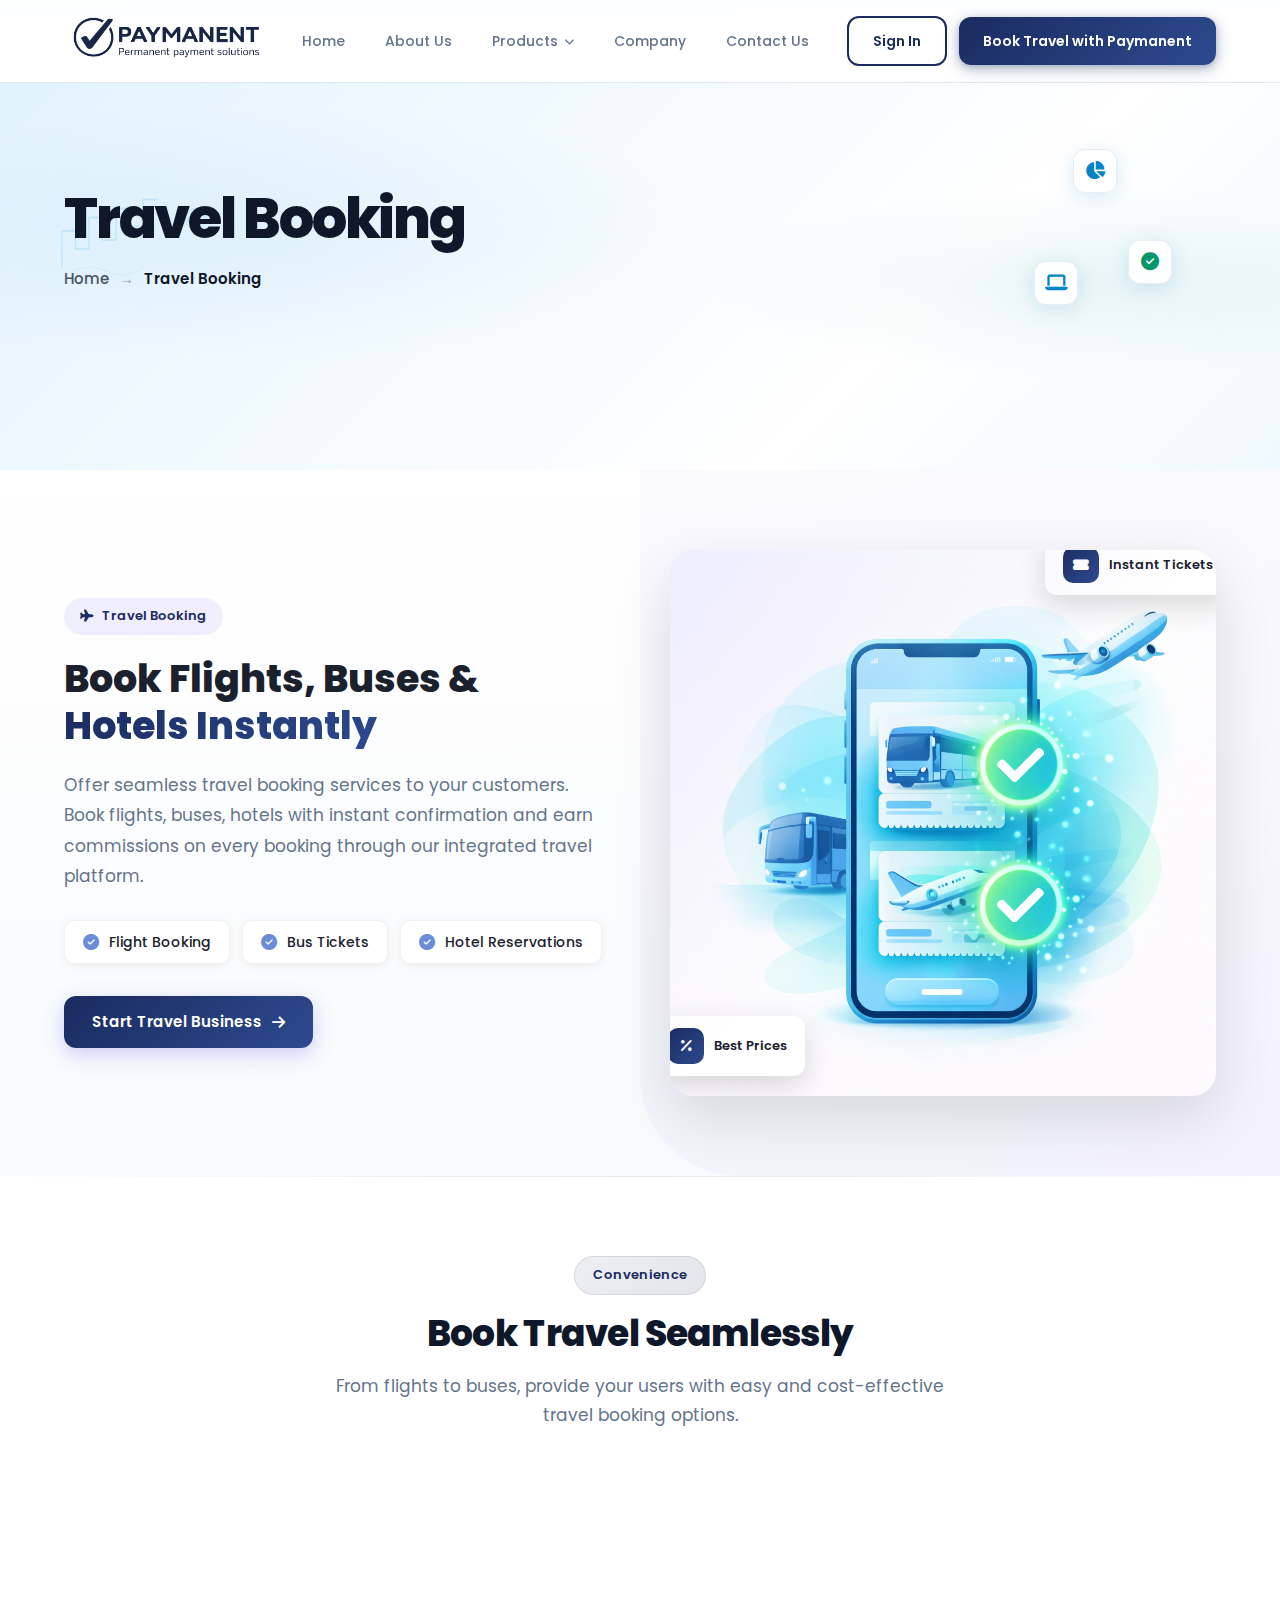
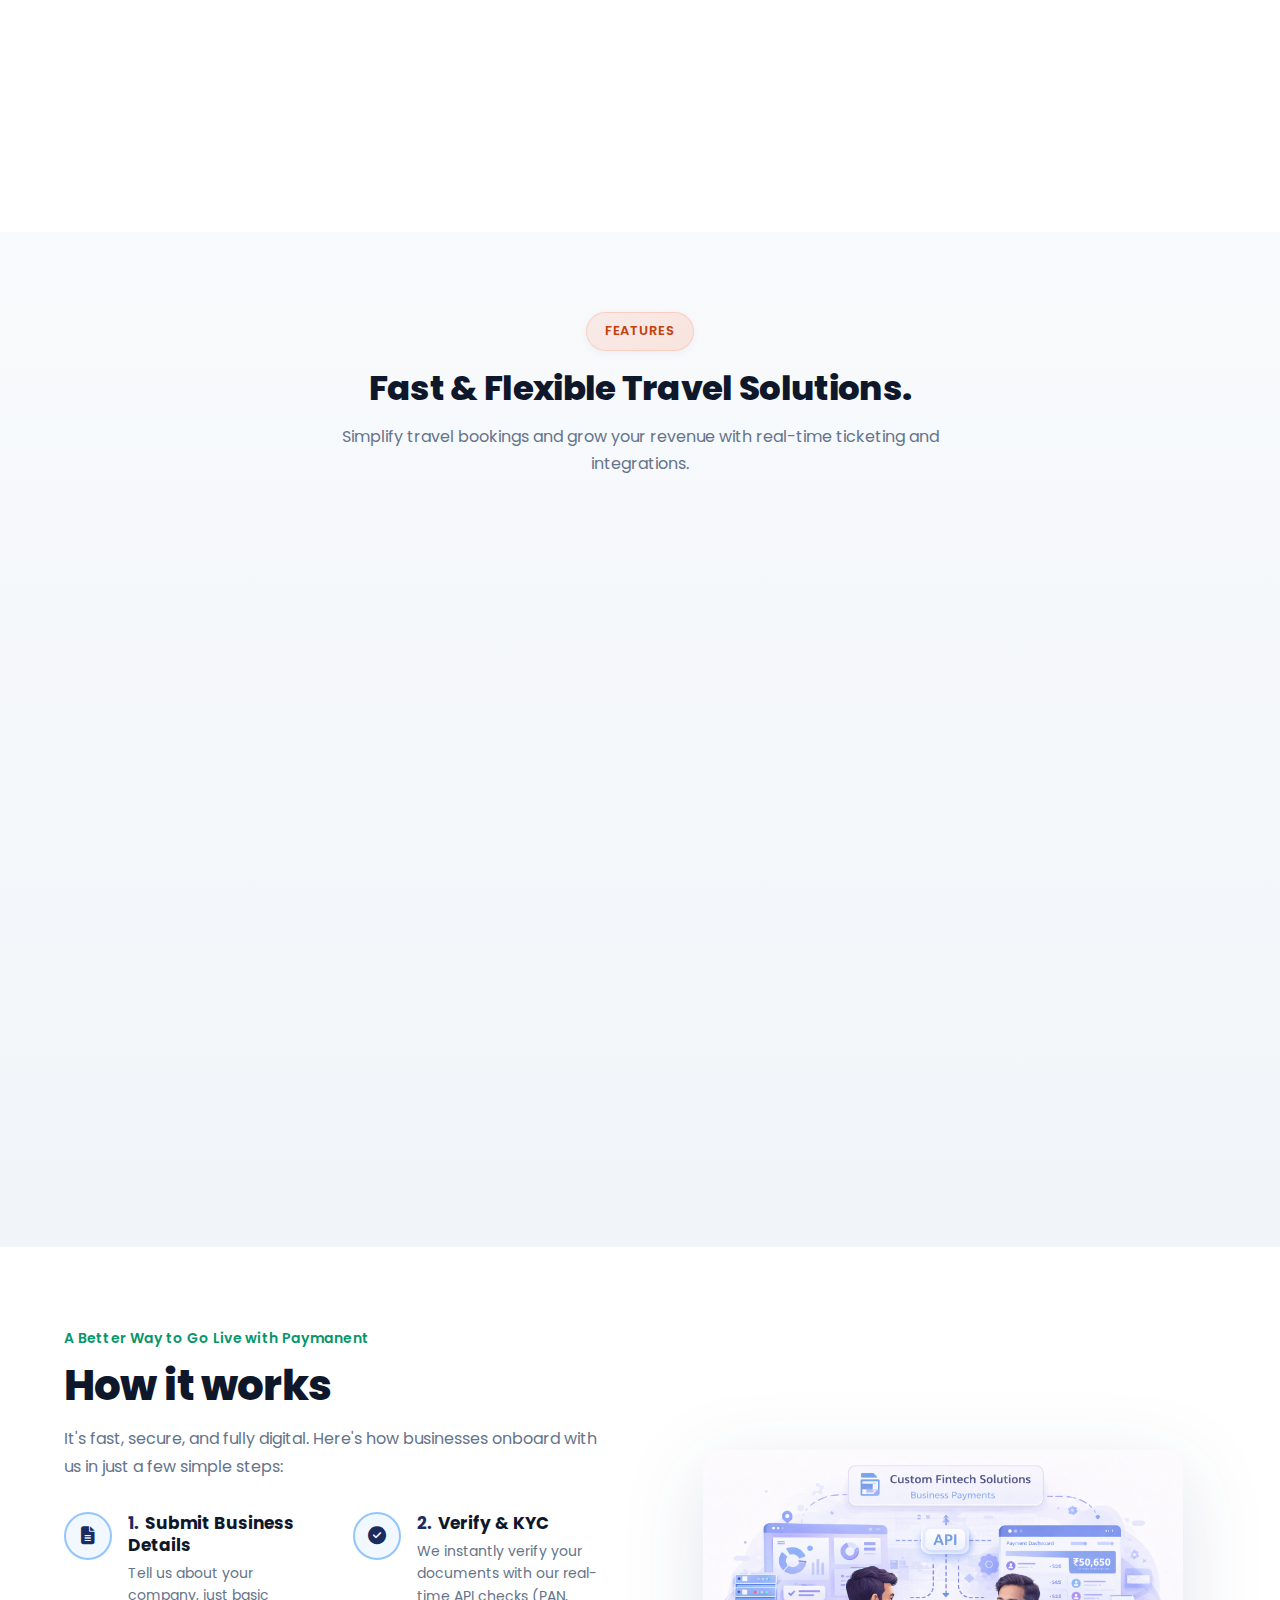
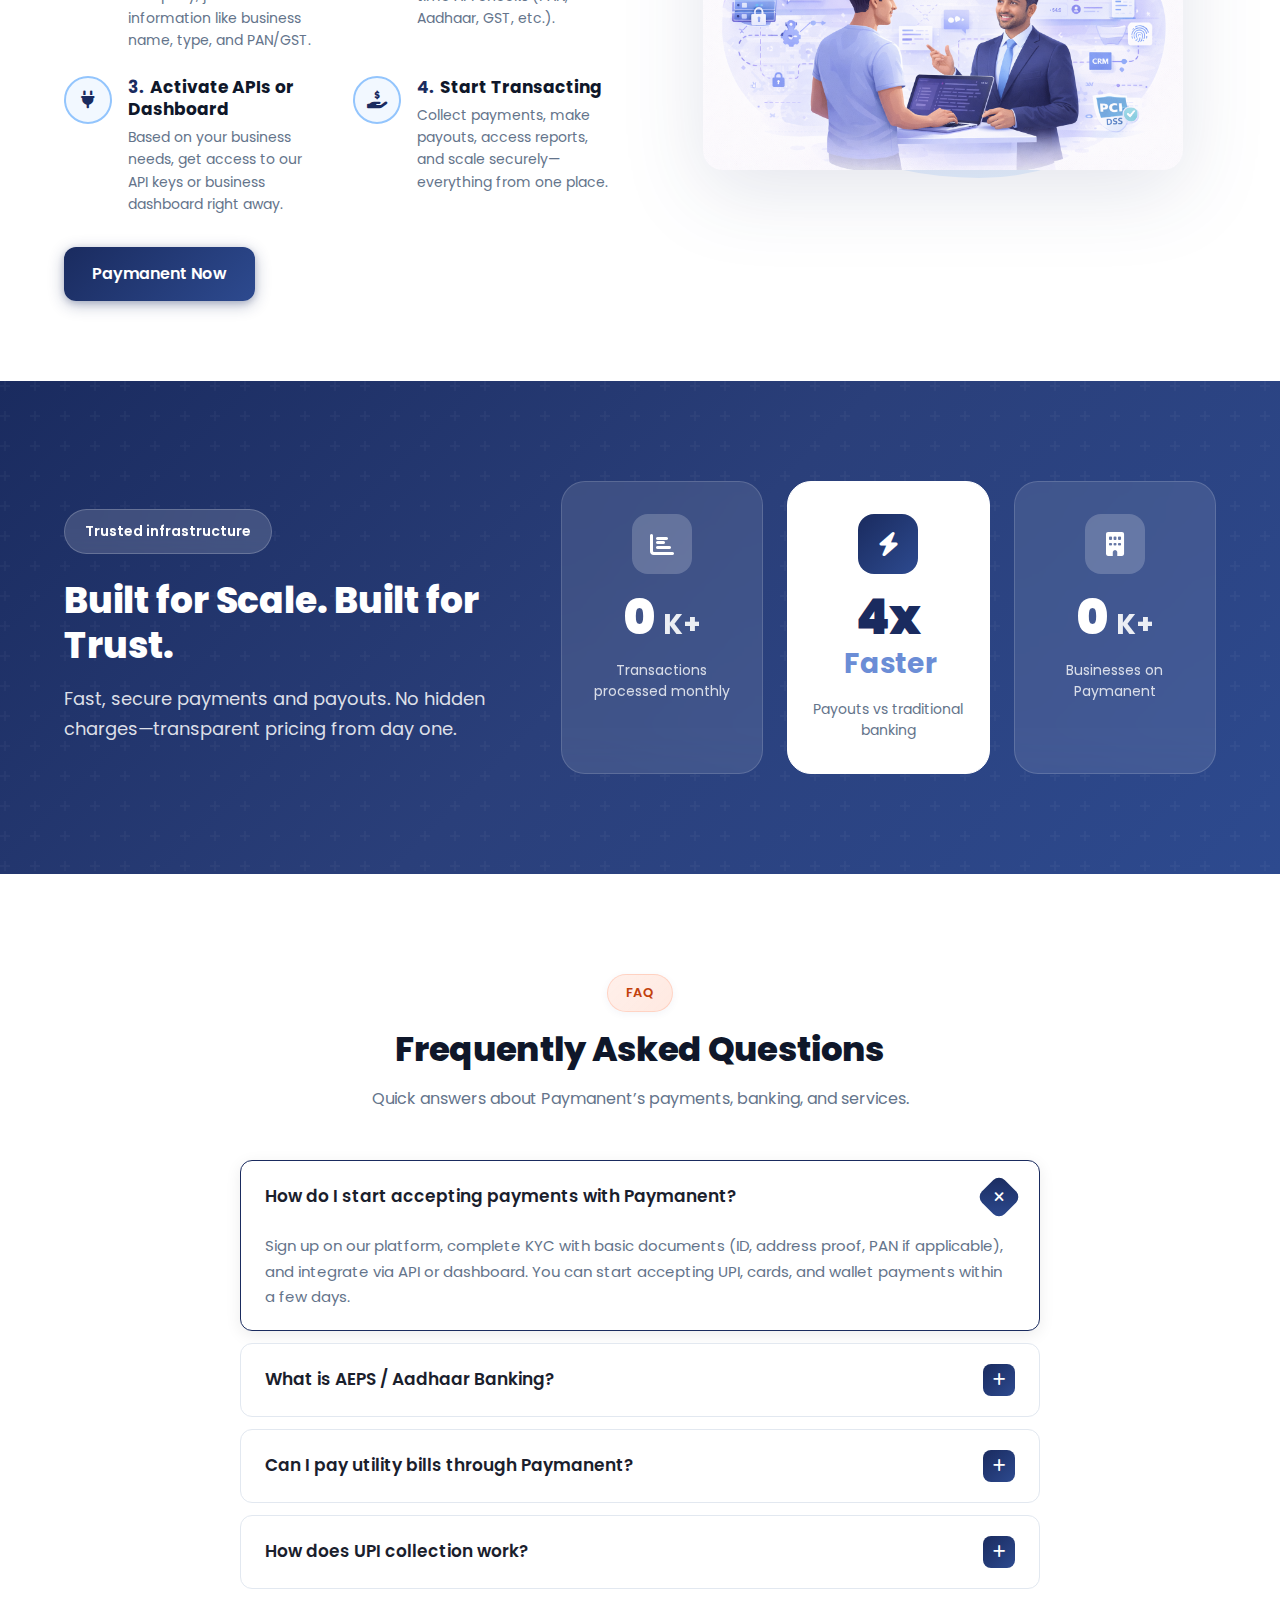
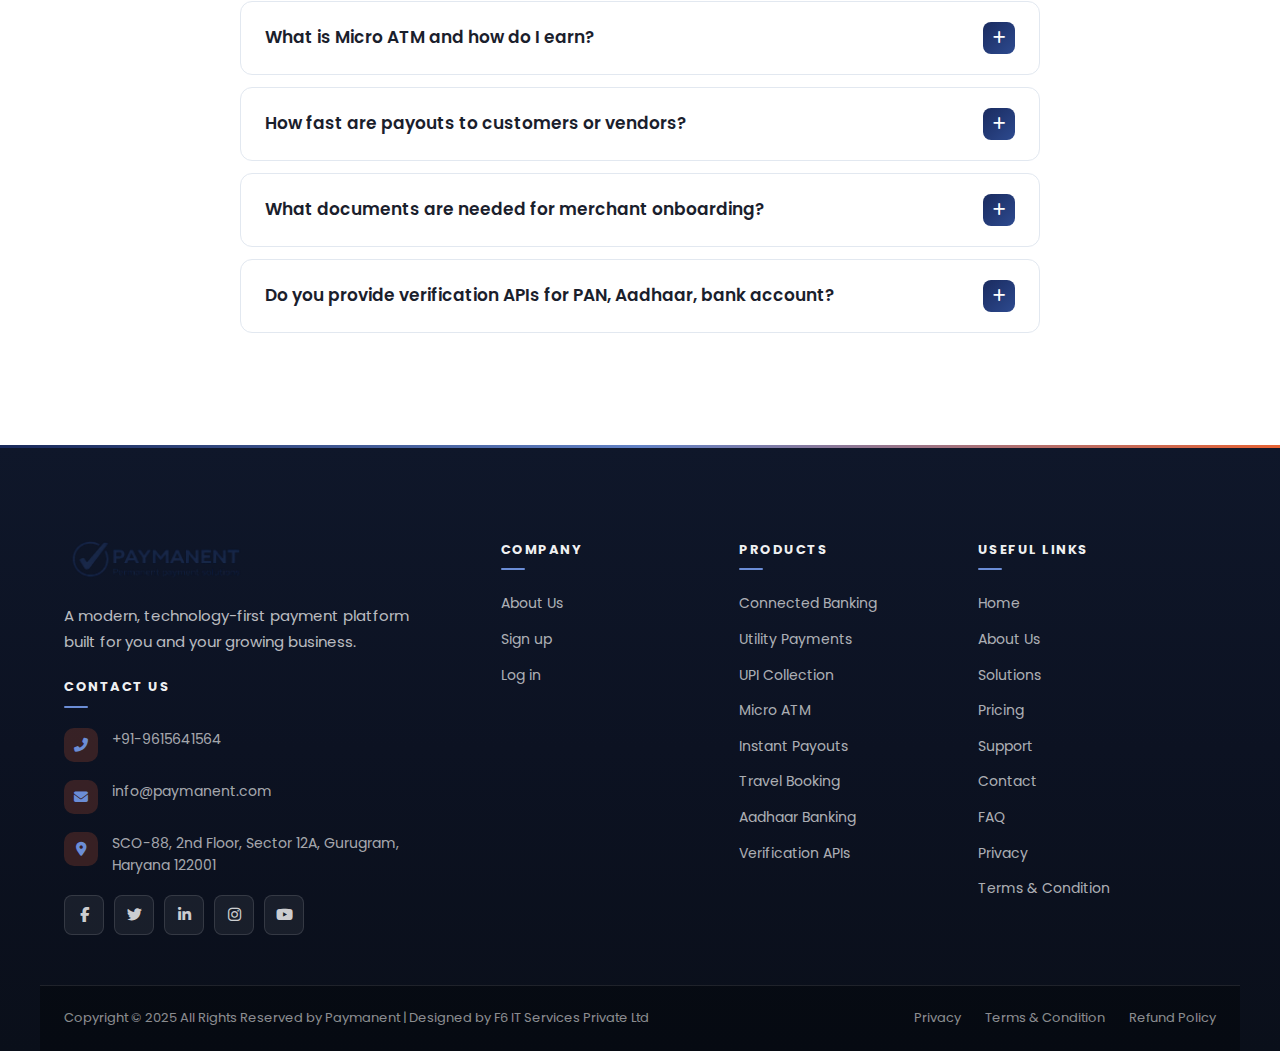
<file: travel-booking.html>
<!DOCTYPE html>
<html lang="en">
<head>
    <meta charset="UTF-8">
    <meta name="viewport" content="width=device-width, initial-scale=1.0">
    <title>Travel Booking — Book Flights & Bus Tickets Instantly | Paymanent</title>
    <meta name="description" content="Book bus and flight tickets in real time. Earn commissions on every booking. IRCTC integration, PNR tracking, simple UI and API for agents and businesses.">
    <meta name="keywords" content="travel booking, flight booking, bus tickets, IRCTC, PNR tracking, Paymanent">
    <link rel="icon" type="image/png" href="image/FAVICON.png">
    <link rel="stylesheet" href="assets/styles.css">
    <link rel="stylesheet" href="assets/connected-banking.css">
    <link rel="stylesheet" href="assets/product-banner.css">
    <link rel="preconnect" href="https://fonts.googleapis.com">
    <link rel="preconnect" href="https://fonts.gstatic.com" crossorigin>
    <link href="https://fonts.googleapis.com/css2?family=Poppins:wght@300;400;500;600;700;800;900&display=swap" rel="stylesheet">
    <link rel="stylesheet" href="https://cdnjs.cloudflare.com/ajax/libs/font-awesome/6.4.0/css/all.min.css">
</head>
<body class="page-connected-banking">
    <!-- Animated Background Elements -->
    <div class="bg-animation">
        <div class="bg-circle circle-1"></div>
        <div class="bg-circle circle-2"></div>
        <div class="bg-circle circle-3"></div>
    </div>

    <!-- Navigation -->
    <nav class="navbar">
        <div class="container">
            <div class="nav-wrapper">
                <a href="index.html" class="logo">
                    <img src="image/PAYMANENT_logo.png" alt="Paymanent" class="logo-img">
                </a>
                <ul class="nav-menu">
                    <li><a href="index.html" class="nav-link">Home</a></li>
                    <li><a href="about.html" class="nav-link">About Us</a></li>
                    <li class="nav-item-dropdown">
                        <a href="index.html#services" class="nav-link nav-link-dropdown">Products <i class="fas fa-chevron-down"></i></a>
                        <div class="nav-dropdown">
                            <div class="nav-dropdown-inner">
                                <div class="nav-dropdown-left">
                                    <div class="nav-dropdown-grid">
                                        <a href="connected-banking.html" class="nav-dropdown-item">
                                            <span class="nav-dropdown-icon"><i class="fas fa-university"></i></span>
                                            <span class="nav-dropdown-label">Connected Banking</span>
                                        </a>
                                        <a href="utility-payment.html" class="nav-dropdown-item">
                                            <span class="nav-dropdown-icon"><i class="fas fa-file-invoice-dollar"></i></span>
                                            <span class="nav-dropdown-label">Utility Payments</span>
                                        </a>
                                        <a href="instant-payouts.html" class="nav-dropdown-item">
                                            <span class="nav-dropdown-icon"><i class="fas fa-bolt"></i></span>
                                            <span class="nav-dropdown-label">Instant Payouts</span>
                                        </a>
                                        <a href="travel-booking.html" class="nav-dropdown-item">
                                            <span class="nav-dropdown-icon"><i class="fas fa-plane"></i></span>
                                            <span class="nav-dropdown-label">Travel Booking</span>
                                        </a>
                                        <a href="upi-collection.html" class="nav-dropdown-item">
                                            <span class="nav-dropdown-icon"><i class="fas fa-hand-holding-usd"></i></span>
                                            <span class="nav-dropdown-label">UPI Collection</span>
                                        </a>
                                        <a href="micro-atm.html" class="nav-dropdown-item">
                                            <span class="nav-dropdown-icon"><i class="fas fa-money-bill-wave"></i></span>
                                            <span class="nav-dropdown-label">Micro ATM</span>
                                        </a>
                                        <a href="aadhaar-banking.html" class="nav-dropdown-item">
                                            <span class="nav-dropdown-icon"><i class="fas fa-fingerprint"></i></span>
                                            <span class="nav-dropdown-label">Aadhaar Banking</span>
                                        </a>
                                        <a href="verification-apis.html" class="nav-dropdown-item">
                                            <span class="nav-dropdown-icon"><i class="fas fa-shield-alt"></i></span>
                                            <span class="nav-dropdown-label">Verification APIs</span>
                                        </a>
                                    </div>
                                    <div class="nav-dropdown-footer">
                                        <div class="nav-dropdown-social">
                                            <a href="#" class="nav-dropdown-social-link" aria-label="Facebook"><i class="fab fa-facebook-f"></i></a>
                                            <a href="#" class="nav-dropdown-social-link" aria-label="YouTube"><i class="fab fa-youtube"></i></a>
                                            <a href="#" class="nav-dropdown-social-link" aria-label="Instagram"><i class="fab fa-instagram"></i></a>
                                            <a href="#" class="nav-dropdown-social-link" aria-label="LinkedIn"><i class="fab fa-linkedin-in"></i></a>
                                        </div>
                                    </div>
                                </div>
                                <div class="nav-dropdown-right">
                                    <div class="nav-dropdown-promo">
                                        <div class="nav-dropdown-promo-img-wrap">
                                            <img src="image/DASHBOARDIMAGE.png" alt="Paymanent" class="nav-dropdown-promo-img" loading="lazy" width="280" height="180">
                                        </div>
                                        <h4 class="nav-dropdown-promo-title">Paymanent — Rasta Unnati Ka</h4>
                                        <p class="nav-dropdown-promo-desc">Simplifying Digital Payments and Banking with Seamless Solutions for Everyone.</p>
                                    </div>
                                </div>
                            </div>
                        </div>
                    </li>
                    <li><a href="index.html#company" class="nav-link">Company</a></li>
                    <li><a href="contact.html" class="nav-link">Contact Us</a></li>
                </ul>
                <div class="nav-actions">
                    <a href="contact.html" class="btn btn-outline">Sign In</a>
                    <a href="contact.html" class="btn btn-primary">Book Travel with Paymanent</a>
                </div>
                <button class="mobile-toggle">
                    <span></span>
                    <span></span>
                    <span></span>
                </button>
            </div>
        </div>
    </nav>

    <!-- Pro-level Page Banner -->
    <section class="product-banner">
        <div class="product-banner-strips">
            <span class="product-strip product-strip-left"></span>
            <span class="product-strip product-strip-right"></span>
        </div>
        <div class="product-banner-bg-pattern" aria-hidden="true"></div>
        <div class="container product-banner-container">
            <div class="product-banner-grid">
                <div class="product-banner-left">
                    <div class="product-banner-line-art" aria-hidden="true">
                        <svg class="product-line-art-svg" viewBox="0 0 200 120" fill="none" xmlns="http://www.w3.org/2000/svg">
                            <path d="M20 90 L20 50 L35 50 L35 70 L50 70 L50 35 L65 35 L65 60 L80 60 L80 25 L95 25 L95 45 L110 45 L110 15 L125 15" stroke="currentColor" stroke-width="1.5" stroke-linecap="round" stroke-linejoin="round" opacity="0.35"/>
                            <path d="M150 40 L165 25 L180 35 L175 50 L165 45 Z" stroke="currentColor" stroke-width="1.2" fill="none" opacity="0.3"/>
                            <circle cx="160" cy="38" r="3" fill="currentColor" opacity="0.25"/>
                            <path d="M30 95 Q50 85 70 95 T110 90" stroke="currentColor" stroke-width="1" fill="none" opacity="0.2"/>
                        </svg>
                    </div>
                    <h1 class="product-banner-title">Travel Booking</h1>
                    <nav class="product-banner-breadcrumb" aria-label="Breadcrumb">
                        <a href="index.html">Home</a>
                        <span class="product-breadcrumb-arrow">→</span>
                        <span class="product-breadcrumb-current">Travel Booking</span>
                    </nav>
                </div>
                <div class="product-banner-right">
                    <div class="product-banner-bars">
                        <span class="product-bar" style="--h: 45%; --d: 0"></span>
                        <span class="product-bar" style="--h: 70%; --d: 1"></span>
                        <span class="product-bar" style="--h: 55%; --d: 2"></span>
                        <span class="product-bar" style="--h: 85%; --d: 3"></span>
                        <span class="product-bar" style="--h: 60%; --d: 4"></span>
                        <span class="product-bar" style="--h: 75%; --d: 5"></span>
                        <span class="product-bar" style="--h: 50%; --d: 6"></span>
                        <span class="product-bar" style="--h: 90%; --d: 7"></span>
                        <span class="product-bar" style="--h: 65%; --d: 8"></span>
                        <span class="product-bar" style="--h: 80%; --d: 9"></span>
                    </div>
                    <div class="product-banner-floats">
                        <div class="product-float product-float-chart"><i class="fas fa-chart-pie"></i></div>
                        <div class="product-float product-float-check"><i class="fas fa-check-circle"></i></div>
                        <div class="product-float product-float-laptop"><i class="fas fa-laptop"></i></div>
                    </div>
                </div>
            </div>
        </div>
    </section>

    <!-- Product Intro Section -->
    <section class="product-intro">
        <div class="container">
            <div class="product-intro-grid">
                <div class="product-intro-content">
                    <span class="product-intro-badge"><i class="fas fa-plane"></i> Travel Booking</span>
                    <h2 class="product-intro-title">Book Flights, Buses & <span>Hotels Instantly</span></h2>
                    <p class="product-intro-desc">Offer seamless travel booking services to your customers. Book flights, buses, hotels with instant confirmation and earn commissions on every booking through our integrated travel platform.</p>
                    <div class="product-intro-features">
                        <div class="product-intro-feature"><i class="fas fa-check-circle"></i> Flight Booking</div>
                        <div class="product-intro-feature"><i class="fas fa-check-circle"></i> Bus Tickets</div>
                        <div class="product-intro-feature"><i class="fas fa-check-circle"></i> Hotel Reservations</div>
                    </div>
                    <a href="contact.html" class="product-intro-btn">Start Travel Business <i class="fas fa-arrow-right"></i></a>
                </div>
                <div class="product-intro-visual">
                    <div class="product-intro-img-wrapper">
                        <img src="image/Travel.png" alt="Travel Booking" class="product-intro-img">
                        <div class="product-intro-floating top-right">
                            <i class="fas fa-ticket-alt"></i>
                            <span>Instant Tickets</span>
                        </div>
                        <div class="product-intro-floating bottom-left">
                            <i class="fas fa-percent"></i>
                            <span>Best Prices</span>
                        </div>
                    </div>
                </div>
            </div>
        </div>
    </section>

    <!-- Benefits Section - Book Travel Seamlessly -->
    <section class="why-paymanent-section">
        <div class="container">
            <div class="why-header">
                <span class="why-badge">Convenience</span>
                <h2 class="why-title">Book Travel Seamlessly</h2>
                <p class="why-subtitle">From flights to buses, provide your users with easy and cost-effective travel booking options.</p>
            </div>
            <div class="why-grid">
                <div class="why-card">
                    <div class="why-icon-box">
                        <i class="fas fa-train"></i>
                    </div>
                    <h3 class="why-card-title">IRCTC Integration</h3>
                    <p class="why-card-desc">Real-time ticket availability and confirmation for rail and connected travel.</p>
                </div>
                <div class="why-card">
                    <div class="why-icon-box">
                        <i class="fas fa-plane-departure"></i>
                    </div>
                    <h3 class="why-card-title">Bus & Flight APIs</h3>
                    <p class="why-card-desc">Book bus and flight tickets in real time—earn commission on every booking.</p>
                </div>
                <div class="why-card">
                    <div class="why-icon-box">
                        <i class="fas fa-search"></i>
                    </div>
                    <h3 class="why-card-title">PNR Tracking</h3>
                    <p class="why-card-desc">Simple UI with API integration for PNR status and booking management.</p>
                </div>
            </div>
        </div>
    </section>

    <!-- Features Section -->
    <section id="features" class="features">
        <div class="container">
            <div class="section-header">
                <div class="section-badge">Features</div>
                <h2 class="section-title">Fast & Flexible Travel Solutions.</h2>
                <p class="section-description">Simplify travel bookings and grow your revenue with real-time ticketing and integrations.</p>
            </div>
            <div class="features-grid features-grid-4">
                <div class="feature-card">
                    <div class="feature-icon">
                        <i class="fas fa-check-circle"></i>
                    </div>
                    <h3 class="feature-title">Instant Confirmation</h3>
                    <p class="feature-text">Get real-time ticket confirmations.</p>
                    <div class="feature-link">
                        <span>Learn more</span>
                        <i class="fas fa-arrow-right"></i>
                    </div>
                </div>
                <div class="feature-card">
                    <div class="feature-icon">
                        <i class="fas fa-bus-alt"></i>
                    </div>
                    <h3 class="feature-title">Bus & Flight Booking</h3>
                    <p class="feature-text">Book domestic and international tickets instantly.</p>
                    <div class="feature-link">
                        <span>Learn more</span>
                        <i class="fas fa-arrow-right"></i>
                    </div>
                </div>
                <div class="feature-card">
                    <div class="feature-icon">
                        <i class="fas fa-percentage"></i>
                    </div>
                    <h3 class="feature-title">Commission Structure</h3>
                    <p class="feature-text">Earn revenue from each booking.</p>
                    <div class="feature-link">
                        <span>Learn more</span>
                        <i class="fas fa-arrow-right"></i>
                    </div>
                </div>
                <div class="feature-card">
                    <div class="feature-icon">
                        <i class="fas fa-code"></i>
                    </div>
                    <h3 class="feature-title">Integrated APIs</h3>
                    <p class="feature-text">Connect travel services via API.</p>
                    <div class="feature-link">
                        <span>Learn more</span>
                        <i class="fas fa-arrow-right"></i>
                    </div>
                </div>
                <div class="feature-card">
                    <div class="feature-icon">
                        <i class="fas fa-file-invoice"></i>
                    </div>
                    <h3 class="feature-title">GST Invoices</h3>
                    <p class="feature-text">Automatically generated compliant invoices.</p>
                    <div class="feature-link">
                        <span>Learn more</span>
                        <i class="fas fa-arrow-right"></i>
                    </div>
                </div>
                <div class="feature-card">
                    <div class="feature-icon">
                        <i class="fas fa-wallet"></i>
                    </div>
                    <h3 class="feature-title">Wallet Integration</h3>
                    <p class="feature-text">Use wallet balance to book tickets.</p>
                    <div class="feature-link">
                        <span>Learn more</span>
                        <i class="fas fa-arrow-right"></i>
                    </div>
                </div>
                <div class="feature-card">
                    <div class="feature-icon">
                        <i class="fas fa-headset"></i>
                    </div>
                    <h3 class="feature-title">24×7 Booking Support</h3>
                    <p class="feature-text">Reliable assistance any time.</p>
                    <div class="feature-link">
                        <span>Learn more</span>
                        <i class="fas fa-arrow-right"></i>
                    </div>
                </div>
                <div class="feature-card">
                    <div class="feature-icon">
                        <i class="fas fa-mouse-pointer"></i>
                    </div>
                    <h3 class="feature-title">User-Friendly Interface</h3>
                    <p class="feature-text">Simple and intuitive UI for bookings.</p>
                    <div class="feature-link">
                        <span>Learn more</span>
                        <i class="fas fa-arrow-right"></i>
                    </div>
                </div>
            </div>
        </div>
    </section>

   
    <section id="how-it-works" class="platform-journey-section how-it-works-modern">
        <div class="container">
            <div class="journey-content how-it-works-grid">
                <div class="how-it-works-left">
                    <p class="how-it-works-tagline">A Better Way to Go Live with Paymanent</p>
                    <h2 class="how-it-works-title">How it works</h2>
                    <p class="how-it-works-subtitle">It's fast, secure, and fully digital. Here's how businesses onboard with us in just a few simple steps:</p>
                    <div class="how-it-works-steps">
                        <div class="how-step">
                            <div class="how-step-icon-wrap"><i class="fas fa-file-alt"></i></div>
                            <div class="how-step-body">
                                <h3 class="how-step-title"><span class="how-step-num">1.</span> Submit Business Details</h3>
                                <p class="how-step-desc">Tell us about your company, just basic information like business name, type, and PAN/GST.</p>
                            </div>
                        </div>
                        <div class="how-step">
                            <div class="how-step-icon-wrap"><i class="fas fa-check-circle"></i></div>
                            <div class="how-step-body">
                                <h3 class="how-step-title"><span class="how-step-num">2.</span> Verify & KYC</h3>
                                <p class="how-step-desc">We instantly verify your documents with our real-time API checks (PAN, Aadhaar, GST, etc.).</p>
                            </div>
                        </div>
                        <div class="how-step">
                            <div class="how-step-icon-wrap"><i class="fas fa-plug"></i></div>
                            <div class="how-step-body">
                                <h3 class="how-step-title"><span class="how-step-num">3.</span> Activate APIs or Dashboard</h3>
                                <p class="how-step-desc">Based on your business needs, get access to our API keys or business dashboard right away.</p>
                            </div>
                        </div>
                        <div class="how-step">
                            <div class="how-step-icon-wrap"><i class="fas fa-hand-holding-usd"></i></div>
                            <div class="how-step-body">
                                <h3 class="how-step-title"><span class="how-step-num">4.</span> Start Transacting</h3>
                                <p class="how-step-desc">Collect payments, make payouts, access reports, and scale securely—everything from one place.</p>
                            </div>
                        </div>
                    </div>
                    <a href="contact.html" class="btn btn-primary btn-how-cta">Paymanent Now</a>
                </div>
                <div class="how-it-works-right">
                    <div class="how-it-works-illustration">
                        <div class="how-illus-shape"></div>
                        <img src="image/CUSTOM_PAYMENT_SOLUTION.png" alt="Go live with Paymanent - simple steps" class="how-illus-img" loading="lazy" width="480" height="400">
                    </div>
                </div>
            </div>
        </div>
    </section>




     <!-- Stats Section -->
    <section id="stats" class="stats-section">
        <div class="container">
            <div class="stats-content">
                <div class="stats-info">
                    <span class="stats-badge">Trusted infrastructure</span>
                    <h2 class="stats-title">Built for Scale. Built for Trust.</h2>
                    <p class="stats-desc">Fast, secure payments and payouts. No hidden charges—transparent pricing from day one.</p>
                </div>
                <div class="stats-grid">
                    <div class="stats-card">
                        <div class="stats-icon">
                            <i class="fas fa-chart-bar"></i>
                        </div>
                        <div class="stats-number" data-target="250">0</div>
                        <div class="stats-suffix">K+</div>
                        <p class="stats-label">Transactions processed monthly</p>
                    </div>
                    <div class="stats-card highlight">
                        <div class="stats-icon">
                            <i class="fas fa-bolt"></i>
                        </div>
                        <div class="stats-number">4x</div>
                        <div class="stats-suffix">Faster</div>
                        <p class="stats-label">Payouts vs traditional banking</p>
                    </div>
                    <div class="stats-card">
                        <div class="stats-icon">
                            <i class="fas fa-building"></i>
                        </div>
                        <div class="stats-number" data-target="10">0</div>
                        <div class="stats-suffix">K+</div>
                        <p class="stats-label">Businesses on Paymanent</p>
                    </div>
                </div>
            </div>
        </div>
    </section>

 <!-- FAQ Section -->
 <section id="support" class="faq-section">
    <div class="container">
        <div class="faq-header">
            <div class="section-badge">FAQ</div>
            <h2 class="section-title">Frequently Asked Questions</h2>
            <p class="section-description">Quick answers about Paymanent’s payments, banking, and services.</p>
        </div>
        <div class="faq-accordion">
            <div class="faq-item active">
                <div class="faq-question">
                    <h4>How do I start accepting payments with Paymanent?</h4>
                    <span class="faq-icon"><i class="fas fa-plus"></i></span>
                </div>
                <div class="faq-answer">
                    <p>Sign up on our platform, complete KYC with basic documents (ID, address proof, PAN if applicable), and integrate via API or dashboard. You can start accepting UPI, cards, and wallet payments within a few days.</p>
                </div>
            </div>
            <div class="faq-item">
                <div class="faq-question">
                    <h4>What is AEPS / Aadhaar Banking?</h4>
                    <span class="faq-icon"><i class="fas fa-plus"></i></span>
                </div>
                <div class="faq-answer">
                    <p>AEPS lets you offer cash withdrawal, balance enquiry, and mini statements using the customer’s Aadhaar and biometric authentication. No card or phone needed—ideal for last-mile banking at your outlet.</p>
                </div>
            </div>
            <div class="faq-item">
                <div class="faq-question">
                    <h4>Can I pay utility bills through Paymanent?</h4>
                    <span class="faq-icon"><i class="fas fa-plus"></i></span>
                </div>
                <div class="faq-answer">
                    <p>Yes. We support Bharat Bill Pay (BBPS)—electricity, water, gas, DTH, broadband, and more from one dashboard. You can set reminders and get GST-ready invoices for business use.</p>
                </div>
            </div>
            <div class="faq-item">
                <div class="faq-question">
                    <h4>How does UPI collection work?</h4>
                    <span class="faq-icon"><i class="fas fa-plus"></i></span>
                </div>
                <div class="faq-answer">
                    <p>You get a unique UPI ID and QR. Customers pay by scanning the QR or using your UPI link. Amounts reflect in your linked account in real time, with tracking in your dashboard.</p>
                </div>
            </div>
            <div class="faq-item">
                <div class="faq-question">
                    <h4>What is Micro ATM and how do I earn?</h4>
                    <span class="faq-icon"><i class="fas fa-plus"></i></span>
                </div>
                <div class="faq-answer">
                    <p>Micro ATM turns your shop into a cash point. You can do cash withdrawal, balance check, and mini statement for customers. You earn a commission per transaction as per our pricing.</p>
                </div>
            </div>
            <div class="faq-item">
                <div class="faq-question">
                    <h4>How fast are payouts to customers or vendors?</h4>
                    <span class="faq-icon"><i class="fas fa-plus"></i></span>
                </div>
                <div class="faq-answer">
                    <p>Instant payouts are supported via UPI and IMPS. NEFT payouts are processed as per bank timelines. You can disburse from your dashboard with full tracking and optional automation.</p>
                </div>
            </div>
            <div class="faq-item">
                <div class="faq-question">
                    <h4>What documents are needed for merchant onboarding?</h4>
                    <span class="faq-icon"><i class="fas fa-plus"></i></span>
                </div>
                <div class="faq-answer">
                    <p>Typically we need identity proof (Aadhaar/Passport/Driving licence), address proof, PAN, cancelled cheque or bank details, and a recent photograph. Business entities need registration and GST (if applicable).</p>
                </div>
            </div>
            <div class="faq-item">
                <div class="faq-question">
                    <h4>Do you provide verification APIs for PAN, Aadhaar, bank account?</h4>
                    <span class="faq-icon"><i class="fas fa-plus"></i></span>
                </div>
                <div class="faq-answer">
                    <p>Yes. We offer secure, compliant APIs to verify PAN, Aadhaar, bank account, and GST. Integration is simple and suitable for onboarding, KYC, and compliance workflows.</p>
                </div>
            </div>
        </div>
    </div>
</section>

    <!-- Footer -->
    <footer class="footer">
        <div class="container">
            <div class="footer-content">
                <div class="footer-col footer-brand">
                    <div class="footer-logo">
                        <img src="image/PAYMANENT_logo.png" alt="Paymanent" class="footer-logo-img">
                    </div>
                    <p class="footer-description">A modern, technology-first payment platform built for you and your growing business.</p>
                    <h4 class="footer-title">Contact Us</h4>
                    <ul class="footer-contact">
                        <li>
                            <i class="fas fa-phone-alt"></i>
                            <a href="tel:+919615641564">+91-9615641564</a>
                        </li>
                        <li>
                            <i class="fas fa-envelope"></i>
                            <a href="mailto:info@paymanent.com">info@paymanent.com</a>
                        </li>
                        <li>
                            <i class="fas fa-map-marker-alt"></i>
                            <span>SCO-88, 2nd Floor, Sector 12A, Gurugram, Haryana 122001</span>
                        </li>
                    </ul>
                    <div class="footer-social">
                        <a href="#" class="social-link" aria-label="Facebook"><i class="fab fa-facebook-f"></i></a>
                        <a href="#" class="social-link" aria-label="Twitter"><i class="fab fa-twitter"></i></a>
                        <a href="#" class="social-link" aria-label="LinkedIn"><i class="fab fa-linkedin-in"></i></a>
                        <a href="#" class="social-link" aria-label="Instagram"><i class="fab fa-instagram"></i></a>
                        <a href="#" class="social-link" aria-label="YouTube"><i class="fab fa-youtube"></i></a>
                    </div>
                </div>
                <div class="footer-col">
                    <h4 class="footer-title">Company</h4>
                    <ul class="footer-links">
                        <li><a href="about.html">About Us</a></li>
                        <li><a href="contact.html">Sign up</a></li>
                        <li><a href="contact.html">Log in</a></li>
                    </ul>
                </div>
                <div class="footer-col">
                    <h4 class="footer-title">Products</h4>
                    <ul class="footer-links">
                        <li><a href="connected-banking.html">Connected Banking</a></li>
                        <li><a href="utility-payment.html">Utility Payments</a></li>
                        <li><a href="upi-collection.html">UPI Collection</a></li>
                        <li><a href="micro-atm.html">Micro ATM</a></li>
                        <li><a href="instant-payouts.html">Instant Payouts</a></li>
                        <li><a href="travel-booking.html">Travel Booking</a></li>
                        <li><a href="aadhaar-banking.html">Aadhaar Banking</a></li>
                        <li><a href="verification-apis.html">Verification APIs</a></li>
                    </ul>
                </div>
                <div class="footer-col">
                    <h4 class="footer-title">Useful Links</h4>
                    <ul class="footer-links">
                        <li><a href="index.html">Home</a></li>
                        <li><a href="about.html">About Us</a></li>
                        <li><a href="index.html#services">Solutions</a></li>
                        <li><a href="index.html#pricing">Pricing</a></li>
                        <li><a href="index.html#support">Support</a></li>
                        <li><a href="contact.html">Contact</a></li>
                        <li><a href="index.html#support">FAQ</a></li>
                        <li><a href="index.html">Privacy</a></li>
                        <li><a href="index.html">Terms & Condition</a></li>
                    </ul>
                </div>
            </div>
            <div class="footer-bottom">
                <p>Copyright © 2025 All Rights Reserved by Paymanent | Designed by F6 IT Services Private Ltd</p>
                <div class="footer-legal">
                    <a href="index.html">Privacy</a>
                    <a href="index.html">Terms & Condition</a>
                    <a href="index.html">Refund Policy</a>
                </div>
            </div>
        </div>
    </footer>

    <script src="assets/script.js"></script>
</body>
</html>
</file>
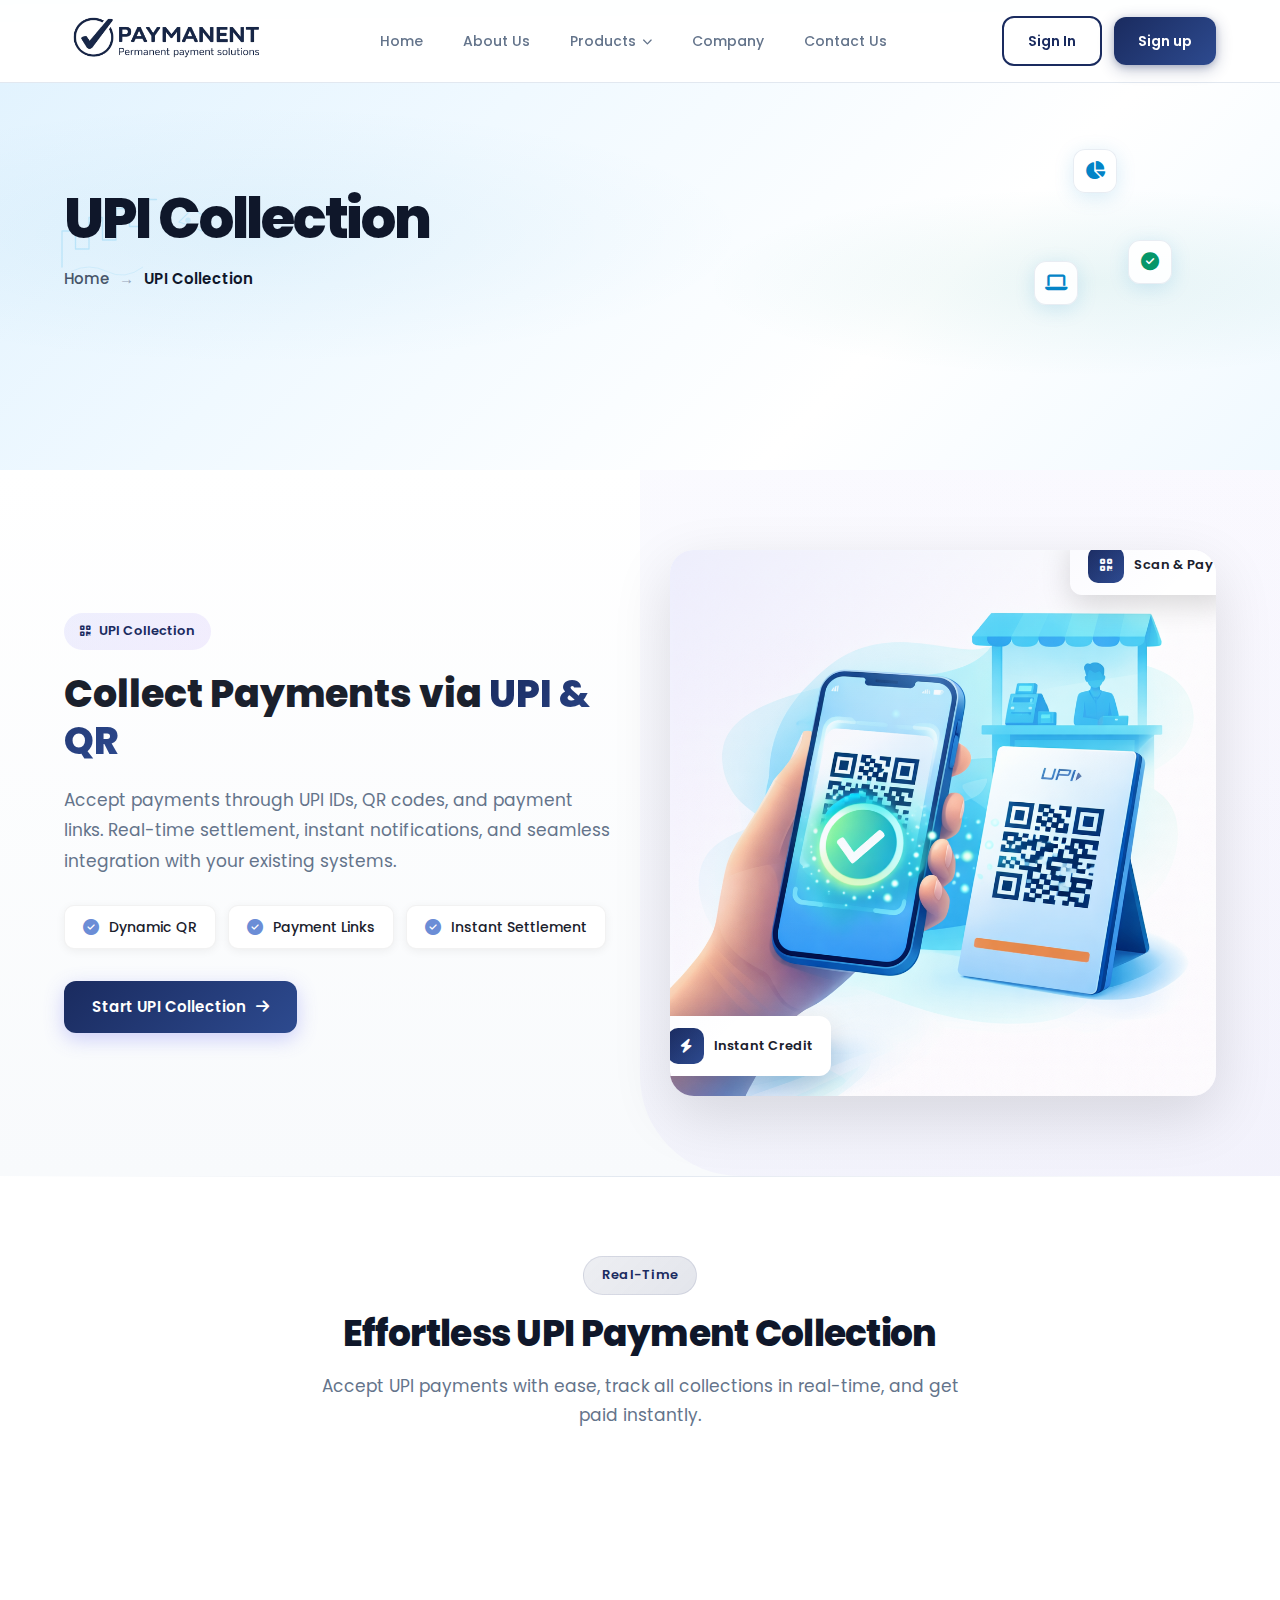
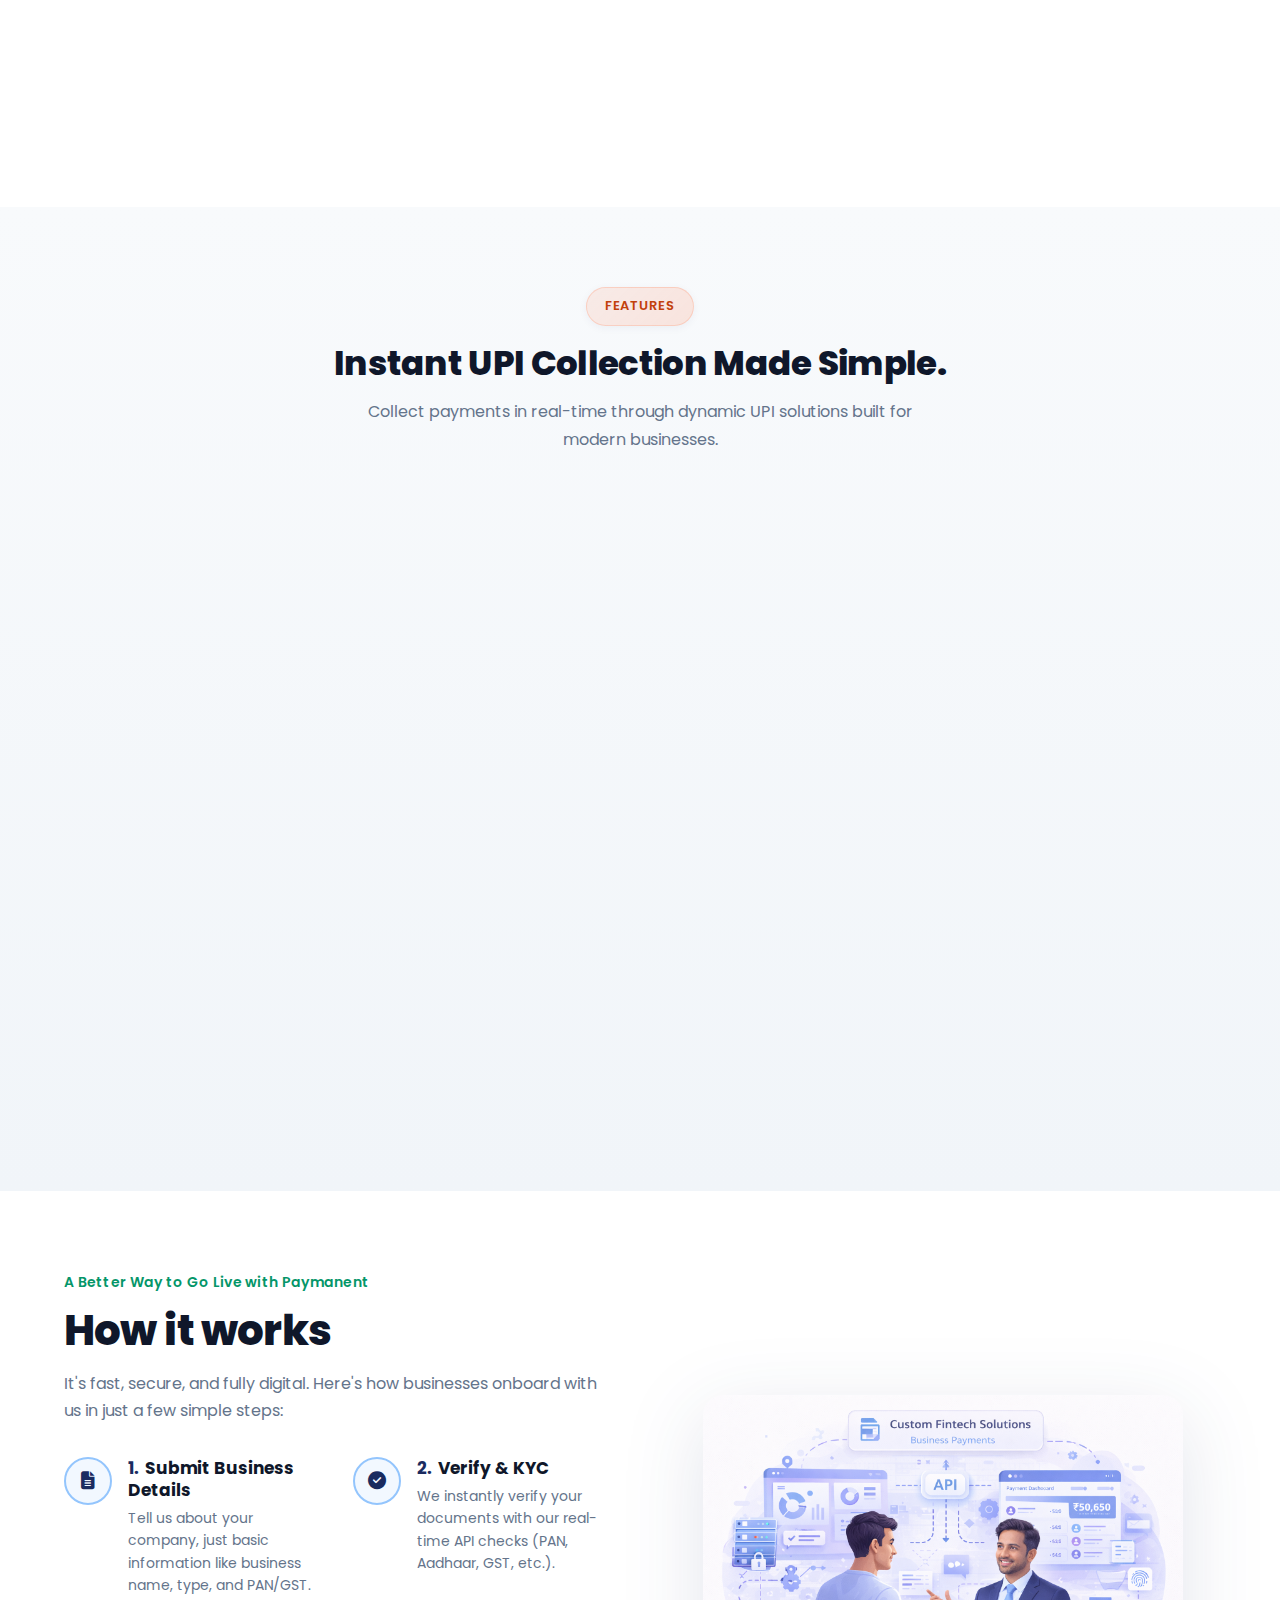
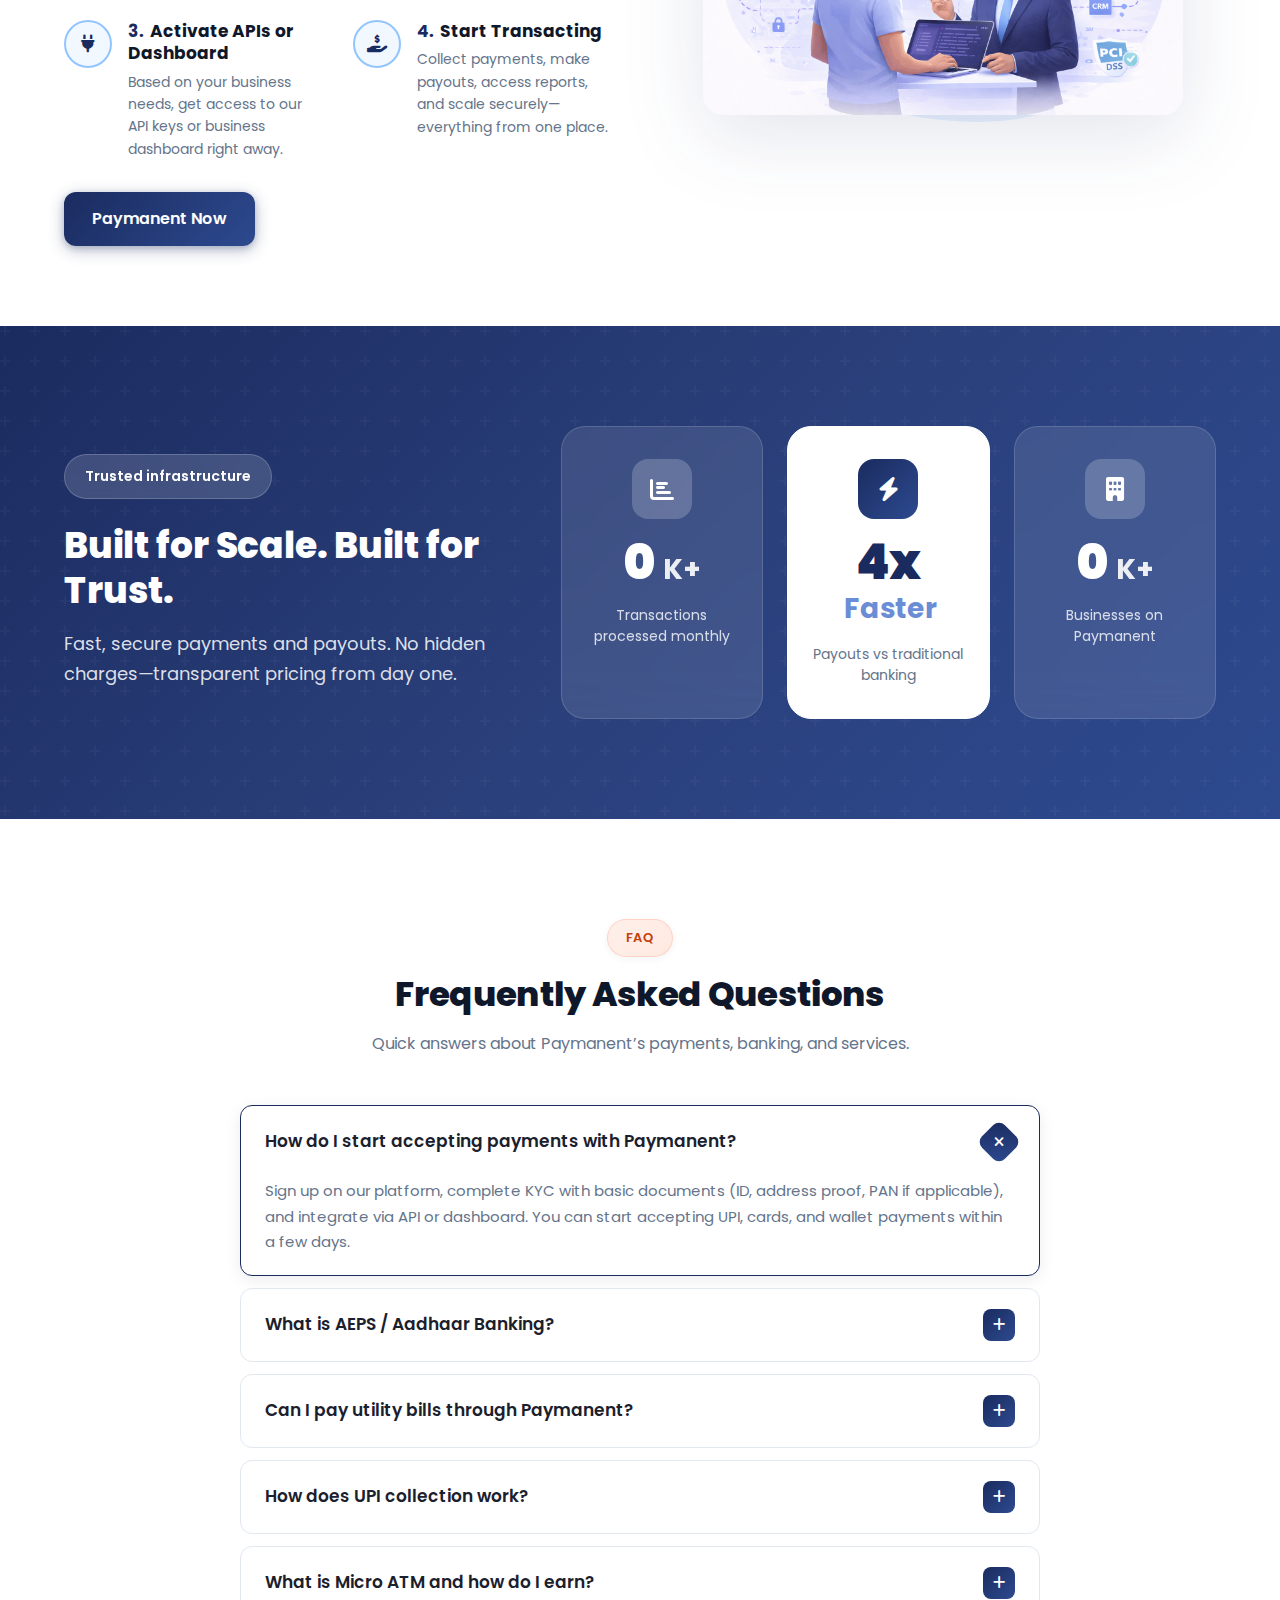
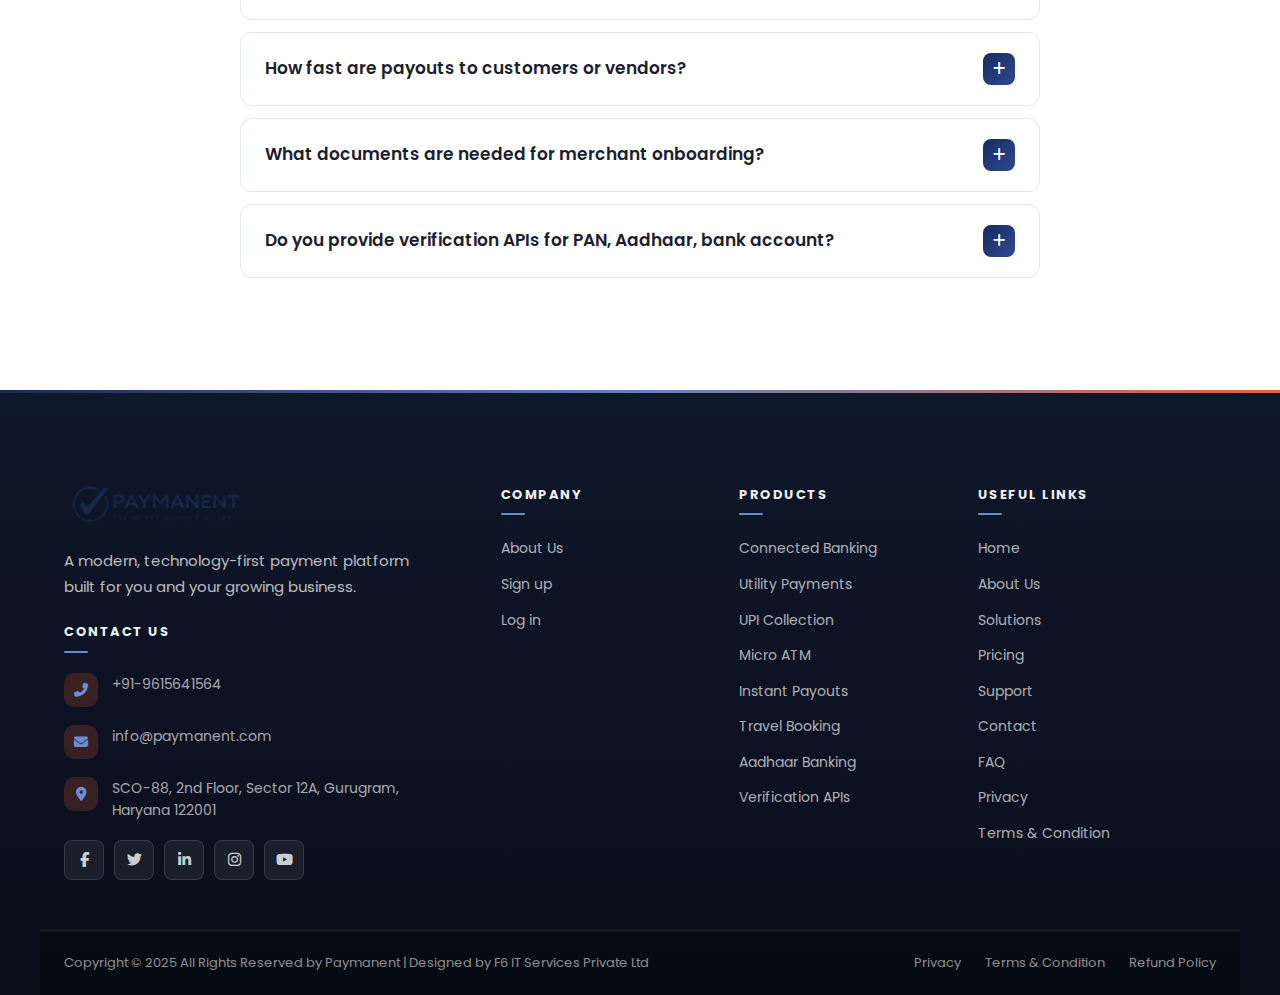
<file: upi-collection.html>
<!DOCTYPE html>
<html lang="en">
<head>
    <meta charset="UTF-8">
    <meta name="viewport" content="width=device-width, initial-scale=1.0">
    <title>UPI Collection — Collect Payments Instantly with UPI | Paymanent</title>
    <meta name="description" content="Collect payments instantly using UPI links or QR codes. Real-time tracking, branded UPI handles, and easy integration via UPI APIs.">
    <meta name="keywords" content="UPI collection, UPI payment, QR code payment, payment links, Paymanent">
    <link rel="icon" type="image/png" href="image/FAVICON.png">
    <link rel="stylesheet" href="assets/styles.css">
    <link rel="stylesheet" href="assets/connected-banking.css">
    <link rel="stylesheet" href="assets/product-banner.css">
    <link rel="preconnect" href="https://fonts.googleapis.com">
    <link rel="preconnect" href="https://fonts.gstatic.com" crossorigin>
    <link href="https://fonts.googleapis.com/css2?family=Poppins:wght@300;400;500;600;700;800;900&display=swap" rel="stylesheet">
    <link rel="stylesheet" href="https://cdnjs.cloudflare.com/ajax/libs/font-awesome/6.4.0/css/all.min.css">
</head>
<body class="page-connected-banking">
    <!-- Animated Background Elements -->
    <div class="bg-animation">
        <div class="bg-circle circle-1"></div>
        <div class="bg-circle circle-2"></div>
        <div class="bg-circle circle-3"></div>
    </div>

    <!-- Navigation -->
    <nav class="navbar">
        <div class="container">
            <div class="nav-wrapper">
                <a href="index.html" class="logo">
                    <img src="image/PAYMANENT_logo.png" alt="Paymanent" class="logo-img">
                </a>
                <ul class="nav-menu">
                    <li><a href="index.html" class="nav-link">Home</a></li>
                    <li><a href="about.html" class="nav-link">About Us</a></li>
                    <li class="nav-item-dropdown">
                        <a href="index.html#services" class="nav-link nav-link-dropdown">Products <i class="fas fa-chevron-down"></i></a>
                        <div class="nav-dropdown">
                            <div class="nav-dropdown-inner">
                                <div class="nav-dropdown-left">
                                    <div class="nav-dropdown-grid">
                                        <a href="connected-banking.html" class="nav-dropdown-item">
                                            <span class="nav-dropdown-icon"><i class="fas fa-university"></i></span>
                                            <span class="nav-dropdown-label">Connected Banking</span>
                                        </a>
                                        <a href="utility-payment.html" class="nav-dropdown-item">
                                            <span class="nav-dropdown-icon"><i class="fas fa-file-invoice-dollar"></i></span>
                                            <span class="nav-dropdown-label">Utility Payments</span>
                                        </a>
                                        <a href="instant-payouts.html" class="nav-dropdown-item">
                                            <span class="nav-dropdown-icon"><i class="fas fa-bolt"></i></span>
                                            <span class="nav-dropdown-label">Instant Payouts</span>
                                        </a>
                                        <a href="travel-booking.html" class="nav-dropdown-item">
                                            <span class="nav-dropdown-icon"><i class="fas fa-plane"></i></span>
                                            <span class="nav-dropdown-label">Travel Booking</span>
                                        </a>
                                        <a href="upi-collection.html" class="nav-dropdown-item">
                                            <span class="nav-dropdown-icon"><i class="fas fa-hand-holding-usd"></i></span>
                                            <span class="nav-dropdown-label">UPI Collection</span>
                                        </a>
                                        <a href="micro-atm.html" class="nav-dropdown-item">
                                            <span class="nav-dropdown-icon"><i class="fas fa-money-bill-wave"></i></span>
                                            <span class="nav-dropdown-label">Micro ATM</span>
                                        </a>
                                        <a href="aadhaar-banking.html" class="nav-dropdown-item">
                                            <span class="nav-dropdown-icon"><i class="fas fa-fingerprint"></i></span>
                                            <span class="nav-dropdown-label">Aadhaar Banking</span>
                                        </a>
                                        <a href="verification-apis.html" class="nav-dropdown-item">
                                            <span class="nav-dropdown-icon"><i class="fas fa-shield-alt"></i></span>
                                            <span class="nav-dropdown-label">Verification APIs</span>
                                        </a>
                                    </div>
                                    <div class="nav-dropdown-footer">
                                        <div class="nav-dropdown-social">
                                            <a href="#" class="nav-dropdown-social-link" aria-label="Facebook"><i class="fab fa-facebook-f"></i></a>
                                            <a href="#" class="nav-dropdown-social-link" aria-label="YouTube"><i class="fab fa-youtube"></i></a>
                                            <a href="#" class="nav-dropdown-social-link" aria-label="Instagram"><i class="fab fa-instagram"></i></a>
                                            <a href="#" class="nav-dropdown-social-link" aria-label="LinkedIn"><i class="fab fa-linkedin-in"></i></a>
                                        </div>
                                    </div>
                                </div>
                                <div class="nav-dropdown-right">
                                    <div class="nav-dropdown-promo">
                                        <div class="nav-dropdown-promo-img-wrap">
                                            <img src="image/DASHBOARDIMAGE.png" alt="Paymanent" class="nav-dropdown-promo-img" loading="lazy" width="280" height="180">
                                        </div>
                                        <h4 class="nav-dropdown-promo-title">Paymanent — Rasta Unnati Ka</h4>
                                        <p class="nav-dropdown-promo-desc">Simplifying Digital Payments and Banking with Seamless Solutions for Everyone.</p>
                                    </div>
                                </div>
                            </div>
                        </div>
                    </li>
                    <li><a href="index.html#company" class="nav-link">Company</a></li>
                    <li><a href="contact.html" class="nav-link">Contact Us</a></li>
                </ul>
                <div class="nav-actions">
                    <a href="contact.html" class="btn btn-outline">Sign In</a>
                    <a href="index.html#pricing" class="btn btn-primary">Sign up</a>
                </div>
                <button class="mobile-toggle">
                    <span></span>
                    <span></span>
                    <span></span>
                </button>
            </div>
        </div>
    </nav>

    <!-- Pro-level Page Banner -->
    <section class="product-banner">
        <div class="product-banner-strips">
            <span class="product-strip product-strip-left"></span>
            <span class="product-strip product-strip-right"></span>
        </div>
        <div class="product-banner-bg-pattern" aria-hidden="true"></div>
        <div class="container product-banner-container">
            <div class="product-banner-grid">
                <div class="product-banner-left">
                    <div class="product-banner-line-art" aria-hidden="true">
                        <svg class="product-line-art-svg" viewBox="0 0 200 120" fill="none" xmlns="http://www.w3.org/2000/svg">
                            <path d="M20 90 L20 50 L35 50 L35 70 L50 70 L50 35 L65 35 L65 60 L80 60 L80 25 L95 25 L95 45 L110 45 L110 15 L125 15" stroke="currentColor" stroke-width="1.5" stroke-linecap="round" stroke-linejoin="round" opacity="0.35"/>
                            <path d="M150 40 L165 25 L180 35 L175 50 L165 45 Z" stroke="currentColor" stroke-width="1.2" fill="none" opacity="0.3"/>
                            <circle cx="160" cy="38" r="3" fill="currentColor" opacity="0.25"/>
                            <path d="M30 95 Q50 85 70 95 T110 90" stroke="currentColor" stroke-width="1" fill="none" opacity="0.2"/>
                        </svg>
                    </div>
                    <h1 class="product-banner-title">UPI Collection</h1>
                    <nav class="product-banner-breadcrumb" aria-label="Breadcrumb">
                        <a href="index.html">Home</a>
                        <span class="product-breadcrumb-arrow">→</span>
                        <span class="product-breadcrumb-current">UPI Collection</span>
                    </nav>
                </div>
                <div class="product-banner-right">
                    <div class="product-banner-bars">
                        <span class="product-bar" style="--h: 45%; --d: 0"></span>
                        <span class="product-bar" style="--h: 70%; --d: 1"></span>
                        <span class="product-bar" style="--h: 55%; --d: 2"></span>
                        <span class="product-bar" style="--h: 85%; --d: 3"></span>
                        <span class="product-bar" style="--h: 60%; --d: 4"></span>
                        <span class="product-bar" style="--h: 75%; --d: 5"></span>
                        <span class="product-bar" style="--h: 50%; --d: 6"></span>
                        <span class="product-bar" style="--h: 90%; --d: 7"></span>
                        <span class="product-bar" style="--h: 65%; --d: 8"></span>
                        <span class="product-bar" style="--h: 80%; --d: 9"></span>
                    </div>
                    <div class="product-banner-floats">
                        <div class="product-float product-float-chart"><i class="fas fa-chart-pie"></i></div>
                        <div class="product-float product-float-check"><i class="fas fa-check-circle"></i></div>
                        <div class="product-float product-float-laptop"><i class="fas fa-laptop"></i></div>
                    </div>
                </div>
            </div>
        </div>
    </section>

    <!-- Product Intro Section -->
    <section class="product-intro">
        <div class="container">
            <div class="product-intro-grid">
                <div class="product-intro-content">
                    <span class="product-intro-badge"><i class="fas fa-qrcode"></i> UPI Collection</span>
                    <h2 class="product-intro-title">Collect Payments via <span>UPI & QR</span></h2>
                    <p class="product-intro-desc">Accept payments through UPI IDs, QR codes, and payment links. Real-time settlement, instant notifications, and seamless integration with your existing systems.</p>
                    <div class="product-intro-features">
                        <div class="product-intro-feature"><i class="fas fa-check-circle"></i> Dynamic QR</div>
                        <div class="product-intro-feature"><i class="fas fa-check-circle"></i> Payment Links</div>
                        <div class="product-intro-feature"><i class="fas fa-check-circle"></i> Instant Settlement</div>
                    </div>
                    <a href="contact.html" class="product-intro-btn">Start UPI Collection <i class="fas fa-arrow-right"></i></a>
                </div>
                <div class="product-intro-visual">
                    <div class="product-intro-img-wrapper">
                        <img src="image/UPI.png" alt="UPI Collection" class="product-intro-img">
                        <div class="product-intro-floating top-right">
                            <i class="fas fa-qrcode"></i>
                            <span>Scan & Pay</span>
                        </div>
                        <div class="product-intro-floating bottom-left">
                            <i class="fas fa-bolt"></i>
                            <span>Instant Credit</span>
                        </div>
                    </div>
                </div>
            </div>
        </div>
    </section>

    <!-- Benefits Section - Effortless UPI Payment Collection -->
    <section class="why-paymanent-section">
        <div class="container">
            <div class="why-header">
                <span class="why-badge">Real-Time</span>
                <h2 class="why-title">Effortless UPI Payment Collection</h2>
                <p class="why-subtitle">Accept UPI payments with ease, track all collections in real-time, and get paid instantly.</p>
            </div>
            <div class="why-grid">
                <div class="why-card">
                    <div class="why-icon-box">
                        <i class="fas fa-qrcode"></i>
                    </div>
                    <h3 class="why-card-title">Dynamic QR Codes</h3>
                    <p class="why-card-desc">Generate and share UPI QR instantly for seamless payment collection.</p>
                </div>
                <div class="why-card">
                    <div class="why-icon-box">
                        <i class="fas fa-id-card"></i>
                    </div>
                    <h3 class="why-card-title">UPI ID Integration</h3>
                    <p class="why-card-desc">Use your branded UPI handles and QR codes for professional collection.</p>
                </div>
                <div class="why-card">
                    <div class="why-icon-box">
                        <i class="fas fa-bell"></i>
                    </div>
                    <h3 class="why-card-title">Instant Notification</h3>
                    <p class="why-card-desc">Get real-time alerts on every successful payment and settlement.</p>
                </div>
            </div>
        </div>
    </section>

    <!-- Features Section -->
    <section id="features" class="features">
        <div class="container">
            <div class="section-header">
                <div class="section-badge">Features</div>
                <h2 class="section-title">Instant UPI Collection Made Simple.</h2>
                <p class="section-description">Collect payments in real-time through dynamic UPI solutions built for modern businesses.</p>
            </div>
            <div class="features-grid features-grid-4">
                <div class="feature-card">
                    <div class="feature-icon">
                        <i class="fas fa-qrcode"></i>
                    </div>
                    <h3 class="feature-title">Dynamic QR Codes</h3>
                    <p class="feature-text">Generate and share UPI QR instantly.</p>
                    <div class="feature-link">
                        <span>Learn more</span>
                        <i class="fas fa-arrow-right"></i>
                    </div>
                </div>
                <div class="feature-card">
                    <div class="feature-icon">
                        <i class="fas fa-university"></i>
                    </div>
                    <h3 class="feature-title">Real-Time Settlement</h3>
                    <p class="feature-text">Get money directly into your bank account.</p>
                    <div class="feature-link">
                        <span>Learn more</span>
                        <i class="fas fa-arrow-right"></i>
                    </div>
                </div>
                <div class="feature-card">
                    <div class="feature-icon">
                        <i class="fas fa-link"></i>
                    </div>
                    <h3 class="feature-title">Payment Links</h3>
                    <p class="feature-text">Create and share UPI payment links.</p>
                    <div class="feature-link">
                        <span>Learn more</span>
                        <i class="fas fa-arrow-right"></i>
                    </div>
                </div>
                <div class="feature-card">
                    <div class="feature-icon">
                        <i class="fas fa-code"></i>
                    </div>
                    <h3 class="feature-title">API-Based Integration</h3>
                    <p class="feature-text">Embed UPI collection into your apps.</p>
                    <div class="feature-link">
                        <span>Learn more</span>
                        <i class="fas fa-arrow-right"></i>
                    </div>
                </div>
                <div class="feature-card">
                    <div class="feature-icon">
                        <i class="fas fa-bell"></i>
                    </div>
                    <h3 class="feature-title">Instant Notification</h3>
                    <p class="feature-text">Get alerts on every successful payment.</p>
                    <div class="feature-link">
                        <span>Learn more</span>
                        <i class="fas fa-arrow-right"></i>
                    </div>
                </div>
                <div class="feature-card">
                    <div class="feature-icon">
                        <i class="fas fa-check-double"></i>
                    </div>
                    <h3 class="feature-title">Auto Reconciliation</h3>
                    <p class="feature-text">Match collections with invoices automatically.</p>
                    <div class="feature-link">
                        <span>Learn more</span>
                        <i class="fas fa-arrow-right"></i>
                    </div>
                </div>
                <div class="feature-card">
                    <div class="feature-icon">
                        <i class="fas fa-id-badge"></i>
                    </div>
                    <h3 class="feature-title">UPI ID Management</h3>
                    <p class="feature-text">Custom UPI handles for your business.</p>
                    <div class="feature-link">
                        <span>Learn more</span>
                        <i class="fas fa-arrow-right"></i>
                    </div>
                </div>
                <div class="feature-card">
                    <div class="feature-icon">
                        <i class="fas fa-shield-alt"></i>
                    </div>
                    <h3 class="feature-title">Bank-Level Security</h3>
                    <p class="feature-text">End-to-end encryption with NPCI guidelines.</p>
                    <div class="feature-link">
                        <span>Learn more</span>
                        <i class="fas fa-arrow-right"></i>
                    </div>
                </div>
            </div>
        </div>
    </section>

    
    <section id="how-it-works" class="platform-journey-section how-it-works-modern">
        <div class="container">
            <div class="journey-content how-it-works-grid">
                <div class="how-it-works-left">
                    <p class="how-it-works-tagline">A Better Way to Go Live with Paymanent</p>
                    <h2 class="how-it-works-title">How it works</h2>
                    <p class="how-it-works-subtitle">It's fast, secure, and fully digital. Here's how businesses onboard with us in just a few simple steps:</p>
                    <div class="how-it-works-steps">
                        <div class="how-step">
                            <div class="how-step-icon-wrap"><i class="fas fa-file-alt"></i></div>
                            <div class="how-step-body">
                                <h3 class="how-step-title"><span class="how-step-num">1.</span> Submit Business Details</h3>
                                <p class="how-step-desc">Tell us about your company, just basic information like business name, type, and PAN/GST.</p>
                            </div>
                        </div>
                        <div class="how-step">
                            <div class="how-step-icon-wrap"><i class="fas fa-check-circle"></i></div>
                            <div class="how-step-body">
                                <h3 class="how-step-title"><span class="how-step-num">2.</span> Verify & KYC</h3>
                                <p class="how-step-desc">We instantly verify your documents with our real-time API checks (PAN, Aadhaar, GST, etc.).</p>
                            </div>
                        </div>
                        <div class="how-step">
                            <div class="how-step-icon-wrap"><i class="fas fa-plug"></i></div>
                            <div class="how-step-body">
                                <h3 class="how-step-title"><span class="how-step-num">3.</span> Activate APIs or Dashboard</h3>
                                <p class="how-step-desc">Based on your business needs, get access to our API keys or business dashboard right away.</p>
                            </div>
                        </div>
                        <div class="how-step">
                            <div class="how-step-icon-wrap"><i class="fas fa-hand-holding-usd"></i></div>
                            <div class="how-step-body">
                                <h3 class="how-step-title"><span class="how-step-num">4.</span> Start Transacting</h3>
                                <p class="how-step-desc">Collect payments, make payouts, access reports, and scale securely—everything from one place.</p>
                            </div>
                        </div>
                    </div>
                    <a href="contact.html" class="btn btn-primary btn-how-cta">Paymanent Now</a>
                </div>
                <div class="how-it-works-right">
                    <div class="how-it-works-illustration">
                        <div class="how-illus-shape"></div>
                        <img src="image/CUSTOM_PAYMENT_SOLUTION.png" alt="Go live with Paymanent - simple steps" class="how-illus-img" loading="lazy" width="480" height="400">
                    </div>
                </div>
            </div>
        </div>
    </section>




     <!-- Stats Section -->
    <section id="stats" class="stats-section">
        <div class="container">
            <div class="stats-content">
                <div class="stats-info">
                    <span class="stats-badge">Trusted infrastructure</span>
                    <h2 class="stats-title">Built for Scale. Built for Trust.</h2>
                    <p class="stats-desc">Fast, secure payments and payouts. No hidden charges—transparent pricing from day one.</p>
                </div>
                <div class="stats-grid">
                    <div class="stats-card">
                        <div class="stats-icon">
                            <i class="fas fa-chart-bar"></i>
                        </div>
                        <div class="stats-number" data-target="250">0</div>
                        <div class="stats-suffix">K+</div>
                        <p class="stats-label">Transactions processed monthly</p>
                    </div>
                    <div class="stats-card highlight">
                        <div class="stats-icon">
                            <i class="fas fa-bolt"></i>
                        </div>
                        <div class="stats-number">4x</div>
                        <div class="stats-suffix">Faster</div>
                        <p class="stats-label">Payouts vs traditional banking</p>
                    </div>
                    <div class="stats-card">
                        <div class="stats-icon">
                            <i class="fas fa-building"></i>
                        </div>
                        <div class="stats-number" data-target="10">0</div>
                        <div class="stats-suffix">K+</div>
                        <p class="stats-label">Businesses on Paymanent</p>
                    </div>
                </div>
            </div>
        </div>
    </section>

 <!-- FAQ Section -->
 <section id="support" class="faq-section">
    <div class="container">
        <div class="faq-header">
            <div class="section-badge">FAQ</div>
            <h2 class="section-title">Frequently Asked Questions</h2>
            <p class="section-description">Quick answers about Paymanent’s payments, banking, and services.</p>
        </div>
        <div class="faq-accordion">
            <div class="faq-item active">
                <div class="faq-question">
                    <h4>How do I start accepting payments with Paymanent?</h4>
                    <span class="faq-icon"><i class="fas fa-plus"></i></span>
                </div>
                <div class="faq-answer">
                    <p>Sign up on our platform, complete KYC with basic documents (ID, address proof, PAN if applicable), and integrate via API or dashboard. You can start accepting UPI, cards, and wallet payments within a few days.</p>
                </div>
            </div>
            <div class="faq-item">
                <div class="faq-question">
                    <h4>What is AEPS / Aadhaar Banking?</h4>
                    <span class="faq-icon"><i class="fas fa-plus"></i></span>
                </div>
                <div class="faq-answer">
                    <p>AEPS lets you offer cash withdrawal, balance enquiry, and mini statements using the customer’s Aadhaar and biometric authentication. No card or phone needed—ideal for last-mile banking at your outlet.</p>
                </div>
            </div>
            <div class="faq-item">
                <div class="faq-question">
                    <h4>Can I pay utility bills through Paymanent?</h4>
                    <span class="faq-icon"><i class="fas fa-plus"></i></span>
                </div>
                <div class="faq-answer">
                    <p>Yes. We support Bharat Bill Pay (BBPS)—electricity, water, gas, DTH, broadband, and more from one dashboard. You can set reminders and get GST-ready invoices for business use.</p>
                </div>
            </div>
            <div class="faq-item">
                <div class="faq-question">
                    <h4>How does UPI collection work?</h4>
                    <span class="faq-icon"><i class="fas fa-plus"></i></span>
                </div>
                <div class="faq-answer">
                    <p>You get a unique UPI ID and QR. Customers pay by scanning the QR or using your UPI link. Amounts reflect in your linked account in real time, with tracking in your dashboard.</p>
                </div>
            </div>
            <div class="faq-item">
                <div class="faq-question">
                    <h4>What is Micro ATM and how do I earn?</h4>
                    <span class="faq-icon"><i class="fas fa-plus"></i></span>
                </div>
                <div class="faq-answer">
                    <p>Micro ATM turns your shop into a cash point. You can do cash withdrawal, balance check, and mini statement for customers. You earn a commission per transaction as per our pricing.</p>
                </div>
            </div>
            <div class="faq-item">
                <div class="faq-question">
                    <h4>How fast are payouts to customers or vendors?</h4>
                    <span class="faq-icon"><i class="fas fa-plus"></i></span>
                </div>
                <div class="faq-answer">
                    <p>Instant payouts are supported via UPI and IMPS. NEFT payouts are processed as per bank timelines. You can disburse from your dashboard with full tracking and optional automation.</p>
                </div>
            </div>
            <div class="faq-item">
                <div class="faq-question">
                    <h4>What documents are needed for merchant onboarding?</h4>
                    <span class="faq-icon"><i class="fas fa-plus"></i></span>
                </div>
                <div class="faq-answer">
                    <p>Typically we need identity proof (Aadhaar/Passport/Driving licence), address proof, PAN, cancelled cheque or bank details, and a recent photograph. Business entities need registration and GST (if applicable).</p>
                </div>
            </div>
            <div class="faq-item">
                <div class="faq-question">
                    <h4>Do you provide verification APIs for PAN, Aadhaar, bank account?</h4>
                    <span class="faq-icon"><i class="fas fa-plus"></i></span>
                </div>
                <div class="faq-answer">
                    <p>Yes. We offer secure, compliant APIs to verify PAN, Aadhaar, bank account, and GST. Integration is simple and suitable for onboarding, KYC, and compliance workflows.</p>
                </div>
            </div>
        </div>
    </div>
</section>

    <!-- Footer -->
    <footer class="footer">
        <div class="container">
            <div class="footer-content">
                <div class="footer-col footer-brand">
                    <div class="footer-logo">
                        <img src="image/PAYMANENT_logo.png" alt="Paymanent" class="footer-logo-img">
                    </div>
                    <p class="footer-description">A modern, technology-first payment platform built for you and your growing business.</p>
                    <h4 class="footer-title">Contact Us</h4>
                    <ul class="footer-contact">
                        <li>
                            <i class="fas fa-phone-alt"></i>
                            <a href="tel:+919615641564">+91-9615641564</a>
                        </li>
                        <li>
                            <i class="fas fa-envelope"></i>
                            <a href="mailto:info@paymanent.com">info@paymanent.com</a>
                        </li>
                        <li>
                            <i class="fas fa-map-marker-alt"></i>
                            <span>SCO-88, 2nd Floor, Sector 12A, Gurugram, Haryana 122001</span>
                        </li>
                    </ul>
                    <div class="footer-social">
                        <a href="#" class="social-link" aria-label="Facebook"><i class="fab fa-facebook-f"></i></a>
                        <a href="#" class="social-link" aria-label="Twitter"><i class="fab fa-twitter"></i></a>
                        <a href="#" class="social-link" aria-label="LinkedIn"><i class="fab fa-linkedin-in"></i></a>
                        <a href="#" class="social-link" aria-label="Instagram"><i class="fab fa-instagram"></i></a>
                        <a href="#" class="social-link" aria-label="YouTube"><i class="fab fa-youtube"></i></a>
                    </div>
                </div>
                <div class="footer-col">
                    <h4 class="footer-title">Company</h4>
                    <ul class="footer-links">
                        <li><a href="about.html">About Us</a></li>
                        <li><a href="contact.html">Sign up</a></li>
                        <li><a href="contact.html">Log in</a></li>
                    </ul>
                </div>
                <div class="footer-col">
                    <h4 class="footer-title">Products</h4>
                    <ul class="footer-links">
                        <li><a href="connected-banking.html">Connected Banking</a></li>
                        <li><a href="utility-payment.html">Utility Payments</a></li>
                        <li><a href="upi-collection.html">UPI Collection</a></li>
                        <li><a href="micro-atm.html">Micro ATM</a></li>
                        <li><a href="instant-payouts.html">Instant Payouts</a></li>
                        <li><a href="travel-booking.html">Travel Booking</a></li>
                        <li><a href="aadhaar-banking.html">Aadhaar Banking</a></li>
                        <li><a href="verification-apis.html">Verification APIs</a></li>
                    </ul>
                </div>
                <div class="footer-col">
                    <h4 class="footer-title">Useful Links</h4>
                    <ul class="footer-links">
                        <li><a href="index.html">Home</a></li>
                        <li><a href="about.html">About Us</a></li>
                        <li><a href="index.html#services">Solutions</a></li>
                        <li><a href="index.html#pricing">Pricing</a></li>
                        <li><a href="index.html#support">Support</a></li>
                        <li><a href="contact.html">Contact</a></li>
                        <li><a href="index.html#support">FAQ</a></li>
                        <li><a href="index.html">Privacy</a></li>
                        <li><a href="index.html">Terms & Condition</a></li>
                    </ul>
                </div>
            </div>
            <div class="footer-bottom">
                <p>Copyright © 2025 All Rights Reserved by Paymanent | Designed by F6 IT Services Private Ltd</p>
                <div class="footer-legal">
                    <a href="index.html">Privacy</a>
                    <a href="index.html">Terms & Condition</a>
                    <a href="index.html">Refund Policy</a>
                </div>
            </div>
        </div>
    </footer>

    <script src="assets/script.js"></script>
</body>
</html>
</file>
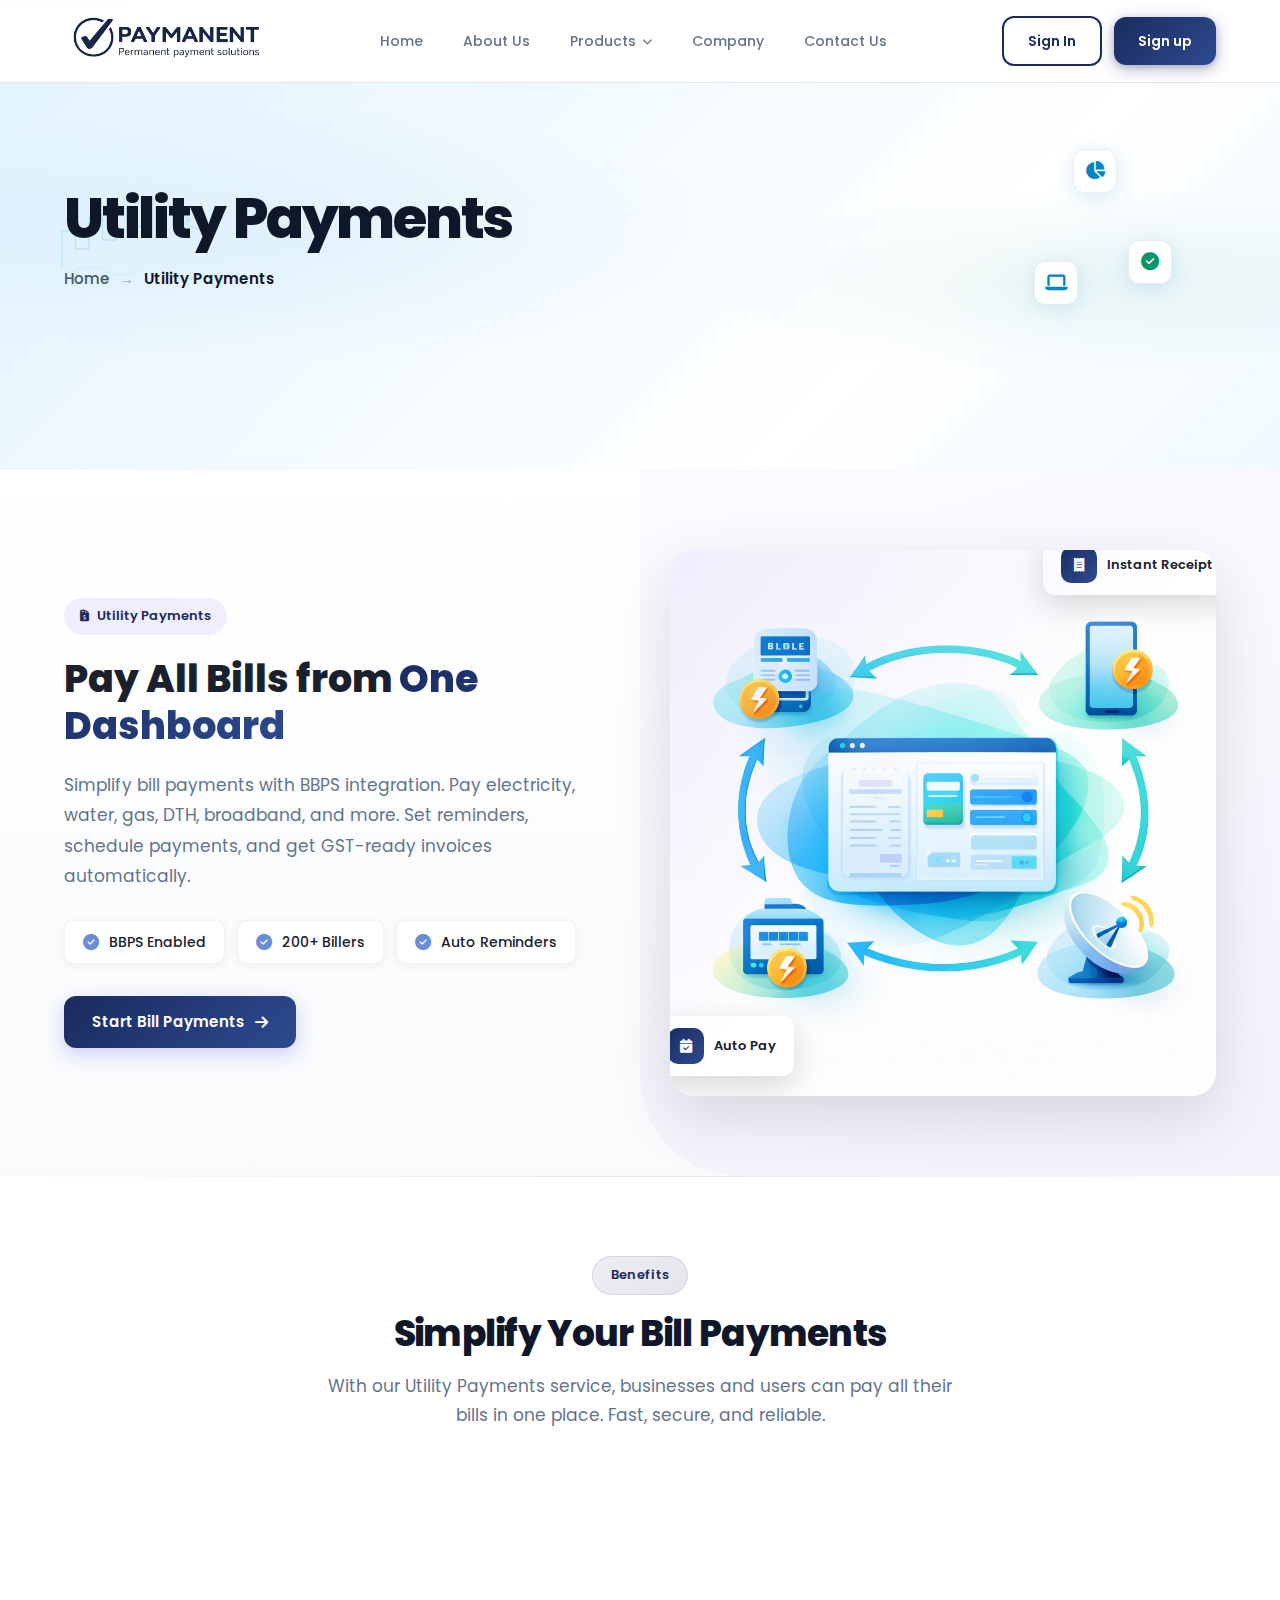
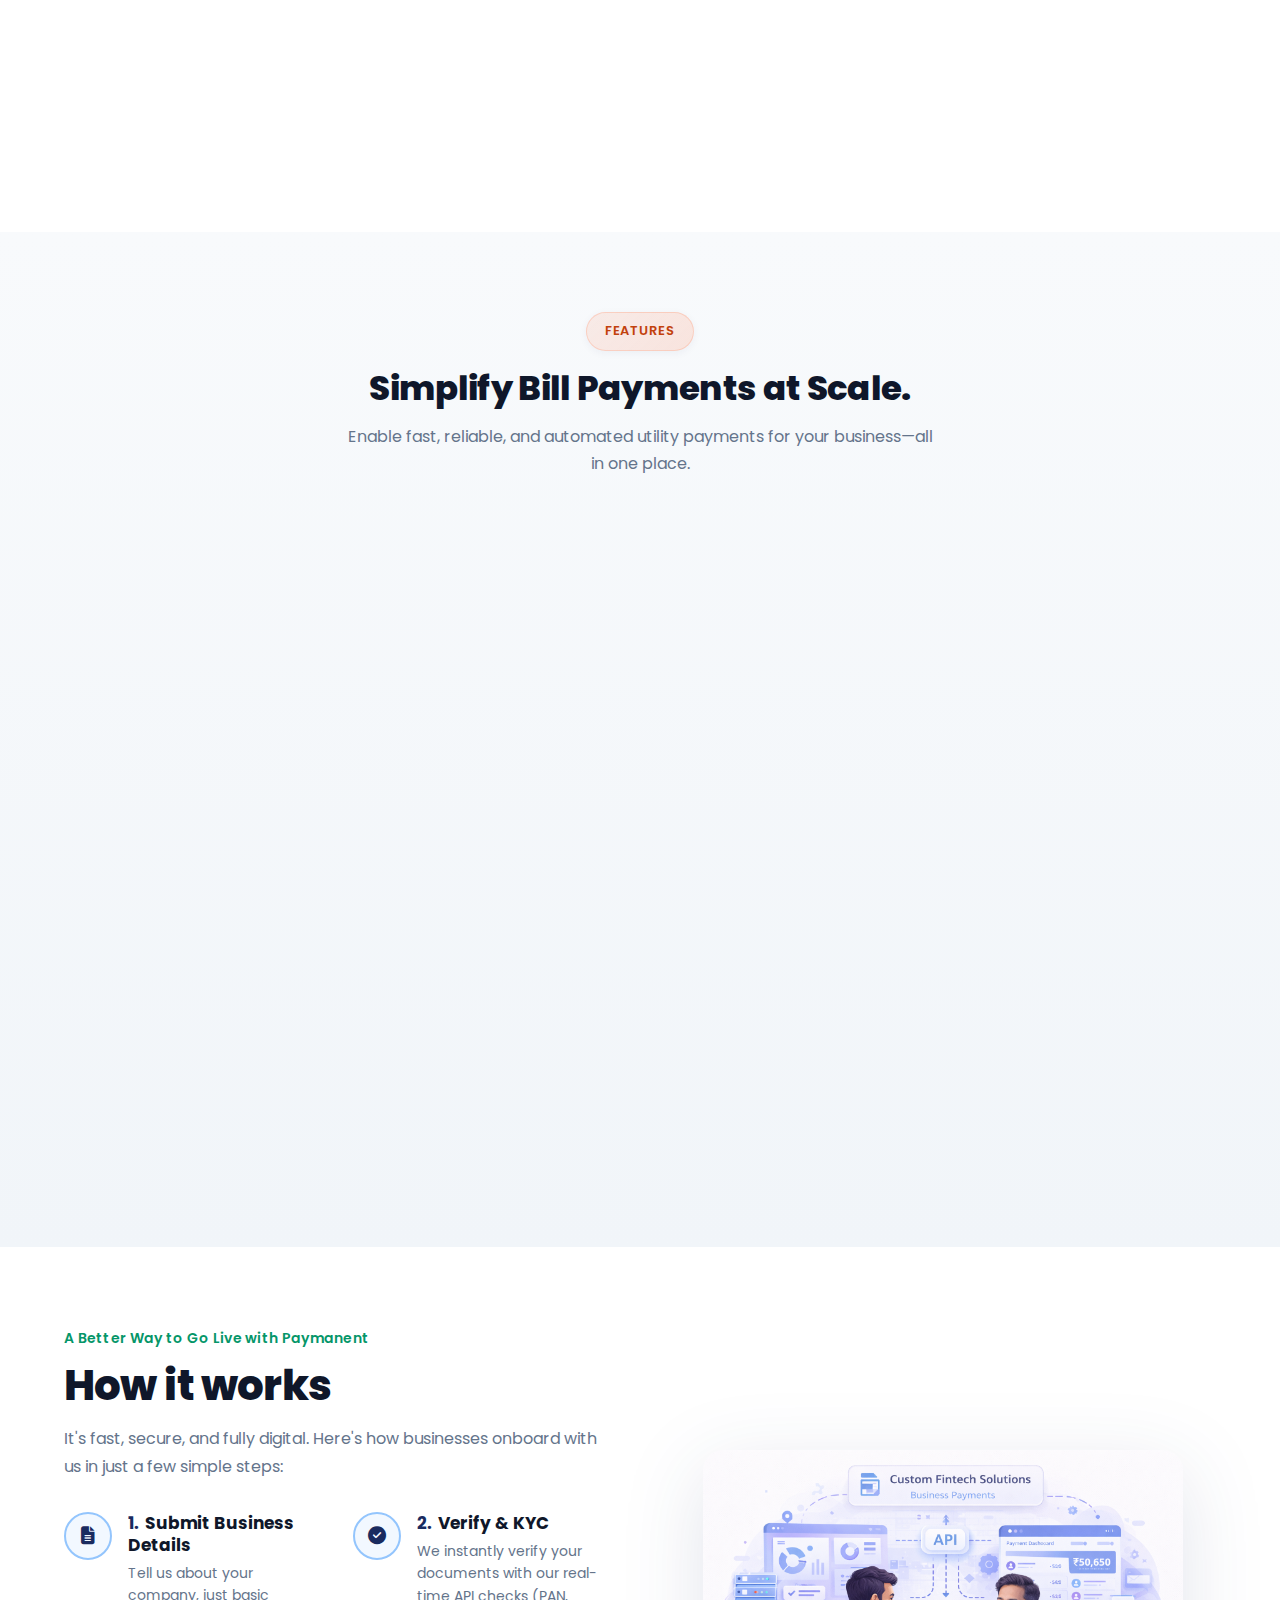
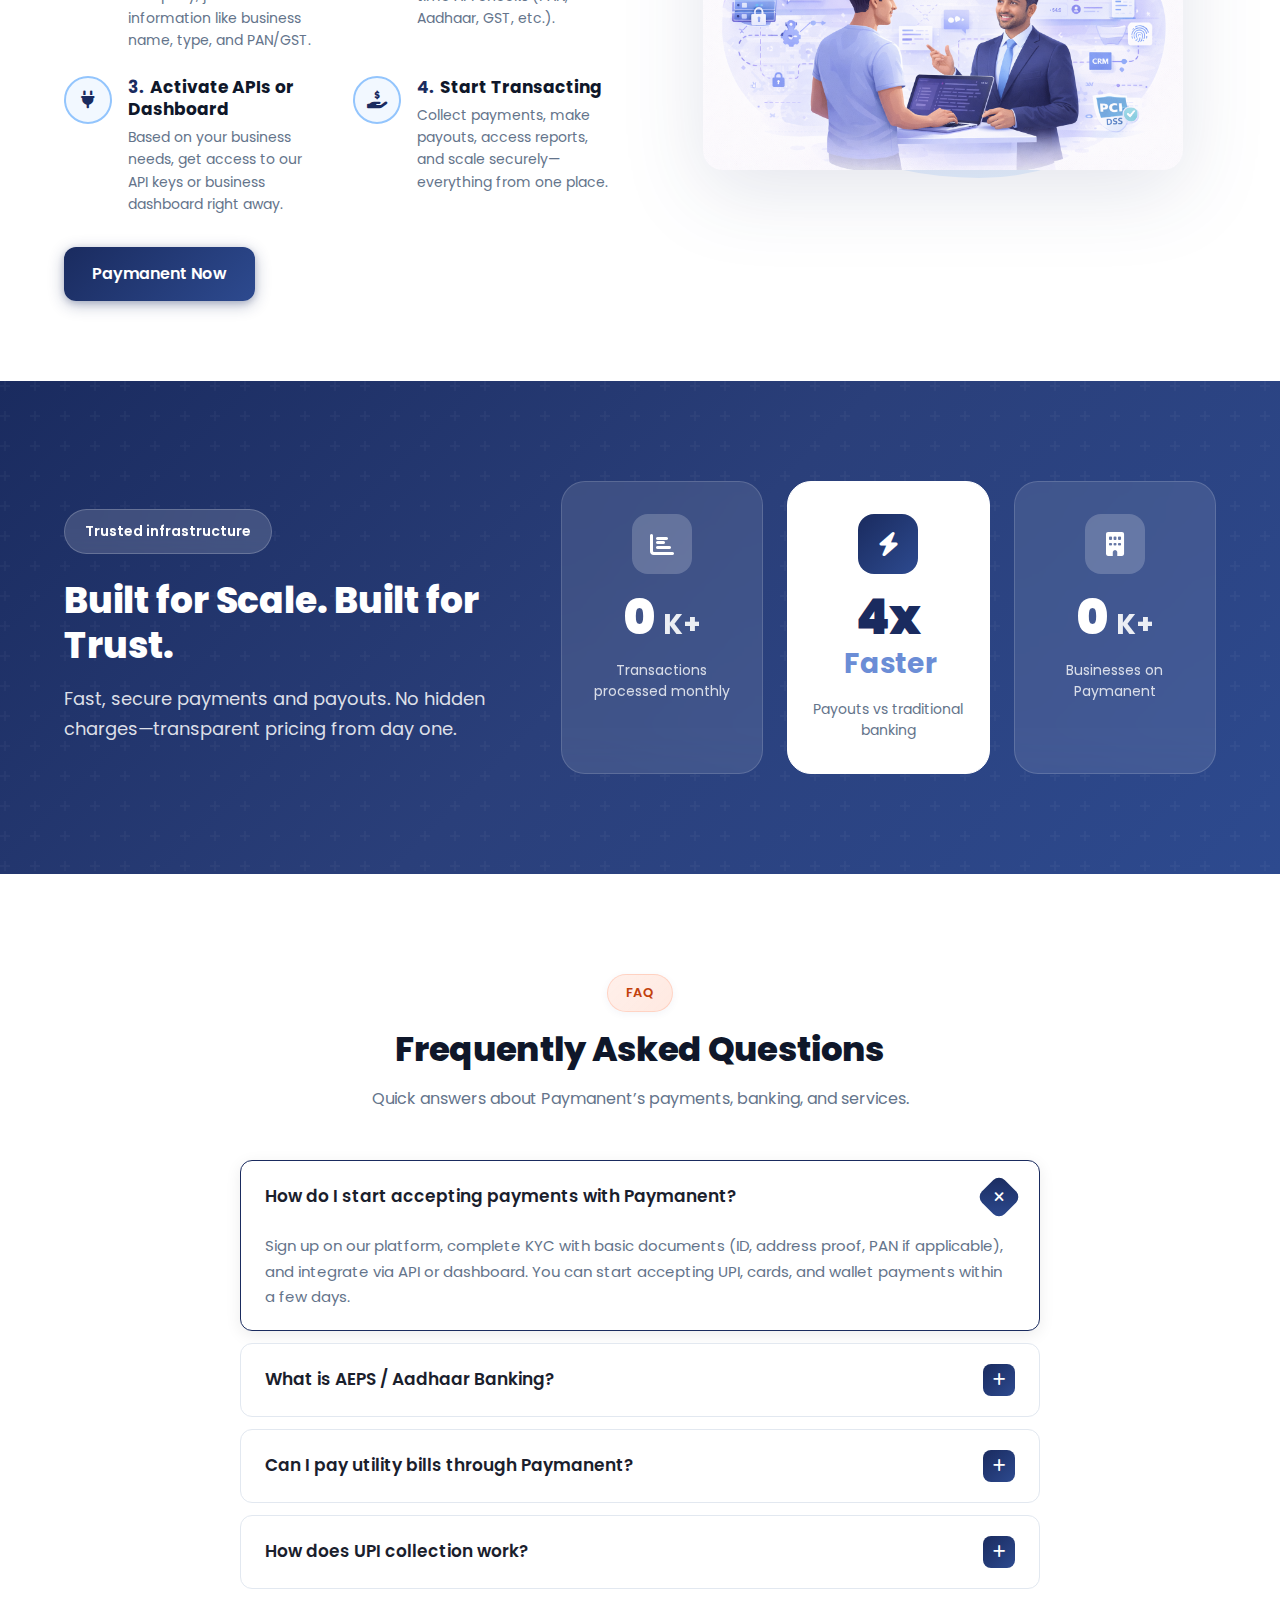
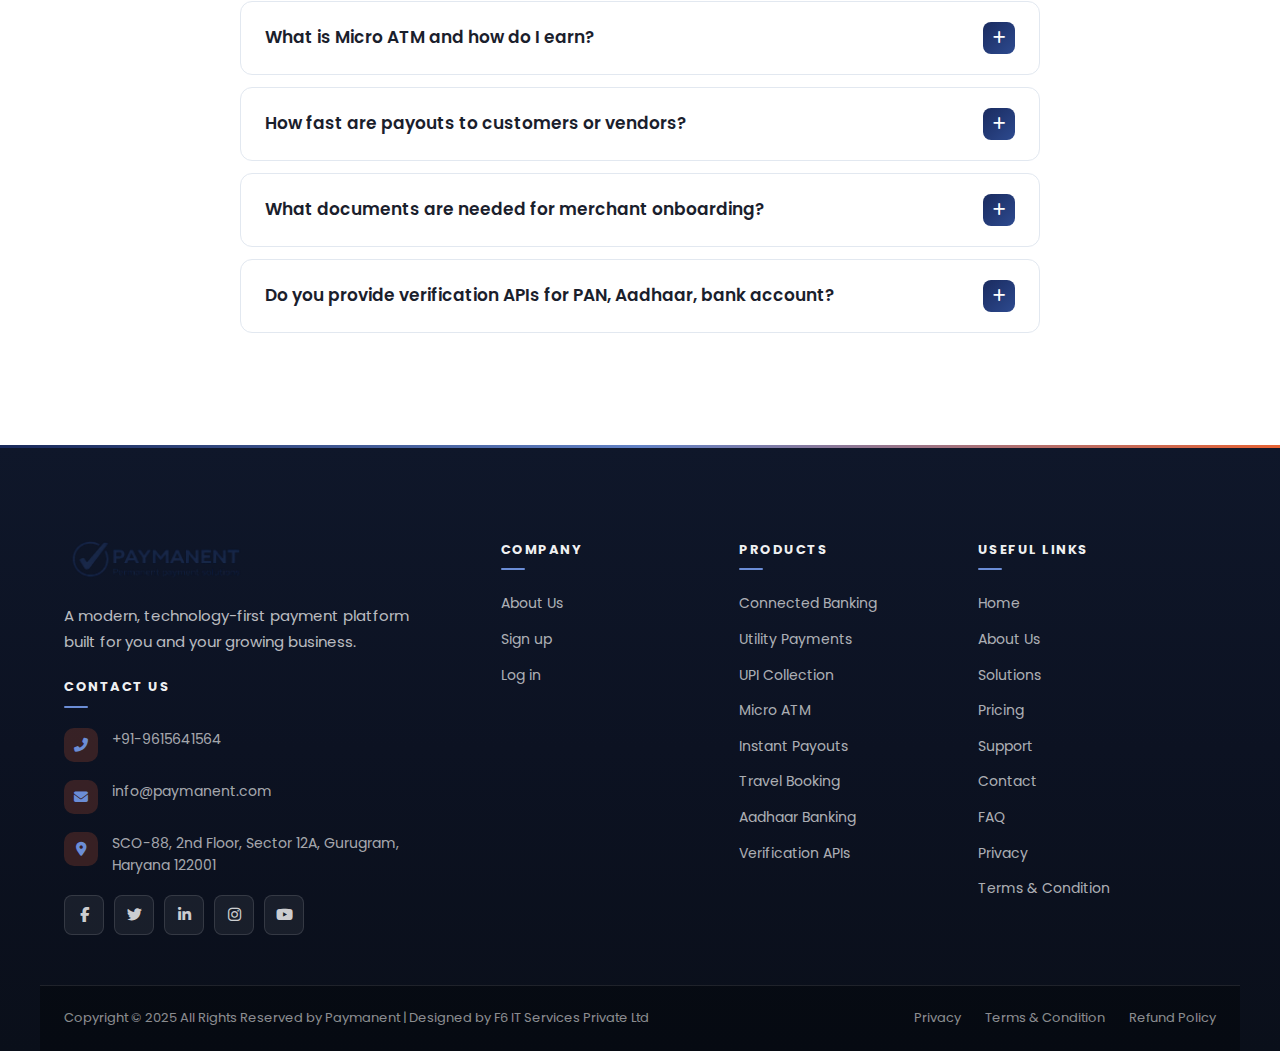
<file: utility-payment.html>
<!DOCTYPE html>
<html lang="en">
<head>
    <meta charset="UTF-8">
    <meta name="viewport" content="width=device-width, initial-scale=1.0">
    <title>Utility Payments — Pay All Your Business Bills in One Place | Paymanent</title>
    <meta name="description" content="Pay all your business bills from one dashboard. Bulk payments, reminders, GST-ready invoices. Electricity, gas, water, DTH, mobile recharge—all in one place.">
    <meta name="keywords" content="utility payments, bill pay, BBPS, electricity bill, DTH recharge, GST invoices, Paymanent">
    <link rel="icon" type="image/png" href="image/FAVICON.png">
    <link rel="stylesheet" href="assets/styles.css">
    <link rel="stylesheet" href="assets/connected-banking.css">
    <link rel="stylesheet" href="assets/product-banner.css">
    <link rel="preconnect" href="https://fonts.googleapis.com">
    <link rel="preconnect" href="https://fonts.gstatic.com" crossorigin>
    <link href="https://fonts.googleapis.com/css2?family=Poppins:wght@300;400;500;600;700;800;900&display=swap" rel="stylesheet">
    <link rel="stylesheet" href="https://cdnjs.cloudflare.com/ajax/libs/font-awesome/6.4.0/css/all.min.css">
</head>
<body class="page-connected-banking">
    <!-- Animated Background Elements -->
    <div class="bg-animation">
        <div class="bg-circle circle-1"></div>
        <div class="bg-circle circle-2"></div>
        <div class="bg-circle circle-3"></div>
    </div>

    <!-- Navigation -->
    <nav class="navbar">
        <div class="container">
            <div class="nav-wrapper">
                <a href="index.html" class="logo">
                    <img src="image/PAYMANENT_logo.png" alt="Paymanent" class="logo-img">
                </a>
                <ul class="nav-menu">
                    <li><a href="index.html" class="nav-link">Home</a></li>
                    <li><a href="about.html" class="nav-link">About Us</a></li>
                    <li class="nav-item-dropdown">
                        <a href="index.html#services" class="nav-link nav-link-dropdown">Products <i class="fas fa-chevron-down"></i></a>
                        <div class="nav-dropdown">
                            <div class="nav-dropdown-inner">
                                <div class="nav-dropdown-left">
                                    <div class="nav-dropdown-grid">
                                        <a href="connected-banking.html" class="nav-dropdown-item">
                                            <span class="nav-dropdown-icon"><i class="fas fa-university"></i></span>
                                            <span class="nav-dropdown-label">Connected Banking</span>
                                        </a>
                                        <a href="utility-payment.html" class="nav-dropdown-item">
                                            <span class="nav-dropdown-icon"><i class="fas fa-file-invoice-dollar"></i></span>
                                            <span class="nav-dropdown-label">Utility Payments</span>
                                        </a>
                                        <a href="instant-payouts.html" class="nav-dropdown-item">
                                            <span class="nav-dropdown-icon"><i class="fas fa-bolt"></i></span>
                                            <span class="nav-dropdown-label">Instant Payouts</span>
                                        </a>
                                        <a href="travel-booking.html" class="nav-dropdown-item">
                                            <span class="nav-dropdown-icon"><i class="fas fa-plane"></i></span>
                                            <span class="nav-dropdown-label">Travel Booking</span>
                                        </a>
                                        <a href="upi-collection.html" class="nav-dropdown-item">
                                            <span class="nav-dropdown-icon"><i class="fas fa-hand-holding-usd"></i></span>
                                            <span class="nav-dropdown-label">UPI Collection</span>
                                        </a>
                                        <a href="micro-atm.html" class="nav-dropdown-item">
                                            <span class="nav-dropdown-icon"><i class="fas fa-money-bill-wave"></i></span>
                                            <span class="nav-dropdown-label">Micro ATM</span>
                                        </a>
                                        <a href="aadhaar-banking.html" class="nav-dropdown-item">
                                            <span class="nav-dropdown-icon"><i class="fas fa-fingerprint"></i></span>
                                            <span class="nav-dropdown-label">Aadhaar Banking</span>
                                        </a>
                                        <a href="verification-apis.html" class="nav-dropdown-item">
                                            <span class="nav-dropdown-icon"><i class="fas fa-shield-alt"></i></span>
                                            <span class="nav-dropdown-label">Verification APIs</span>
                                        </a>
                                    </div>
                                    <div class="nav-dropdown-footer">
                                        <div class="nav-dropdown-social">
                                            <a href="#" class="nav-dropdown-social-link" aria-label="Facebook"><i class="fab fa-facebook-f"></i></a>
                                            <a href="#" class="nav-dropdown-social-link" aria-label="YouTube"><i class="fab fa-youtube"></i></a>
                                            <a href="#" class="nav-dropdown-social-link" aria-label="Instagram"><i class="fab fa-instagram"></i></a>
                                            <a href="#" class="nav-dropdown-social-link" aria-label="LinkedIn"><i class="fab fa-linkedin-in"></i></a>
                                        </div>
                                    </div>
                                </div>
                                <div class="nav-dropdown-right">
                                    <div class="nav-dropdown-promo">
                                        <div class="nav-dropdown-promo-img-wrap">
                                            <img src="image/DASHBOARDIMAGE.png" alt="Paymanent" class="nav-dropdown-promo-img" loading="lazy" width="280" height="180">
                                        </div>
                                        <h4 class="nav-dropdown-promo-title">Paymanent — Rasta Unnati Ka</h4>
                                        <p class="nav-dropdown-promo-desc">Simplifying Digital Payments and Banking with Seamless Solutions for Everyone.</p>
                                    </div>
                                </div>
                            </div>
                        </div>
                    </li>
                    <li><a href="index.html#company" class="nav-link">Company</a></li>
                    <li><a href="contact.html" class="nav-link">Contact Us</a></li>
                </ul>
                <div class="nav-actions">
                    <a href="contact.html" class="btn btn-outline">Sign In</a>
                    <a href="index.html#pricing" class="btn btn-primary">Sign up</a>
                </div>
                <button class="mobile-toggle">
                    <span></span>
                    <span></span>
                    <span></span>
                </button>
            </div>
        </div>
    </nav>

    <!-- Pro-level Page Banner -->
    <section class="product-banner">
        <div class="product-banner-strips">
            <span class="product-strip product-strip-left"></span>
            <span class="product-strip product-strip-right"></span>
        </div>
        <div class="product-banner-bg-pattern" aria-hidden="true"></div>
        <div class="container product-banner-container">
            <div class="product-banner-grid">
                <div class="product-banner-left">
                    <div class="product-banner-line-art" aria-hidden="true">
                        <svg class="product-line-art-svg" viewBox="0 0 200 120" fill="none" xmlns="http://www.w3.org/2000/svg">
                            <path d="M20 90 L20 50 L35 50 L35 70 L50 70 L50 35 L65 35 L65 60 L80 60 L80 25 L95 25 L95 45 L110 45 L110 15 L125 15" stroke="currentColor" stroke-width="1.5" stroke-linecap="round" stroke-linejoin="round" opacity="0.35"/>
                            <path d="M150 40 L165 25 L180 35 L175 50 L165 45 Z" stroke="currentColor" stroke-width="1.2" fill="none" opacity="0.3"/>
                            <circle cx="160" cy="38" r="3" fill="currentColor" opacity="0.25"/>
                            <path d="M30 95 Q50 85 70 95 T110 90" stroke="currentColor" stroke-width="1" fill="none" opacity="0.2"/>
                        </svg>
                    </div>
                    <h1 class="product-banner-title">Utility Payments</h1>
                    <nav class="product-banner-breadcrumb" aria-label="Breadcrumb">
                        <a href="index.html">Home</a>
                        <span class="product-breadcrumb-arrow">→</span>
                        <span class="product-breadcrumb-current">Utility Payments</span>
                    </nav>
                </div>
                <div class="product-banner-right">
                    <div class="product-banner-bars">
                        <span class="product-bar" style="--h: 45%; --d: 0"></span>
                        <span class="product-bar" style="--h: 70%; --d: 1"></span>
                        <span class="product-bar" style="--h: 55%; --d: 2"></span>
                        <span class="product-bar" style="--h: 85%; --d: 3"></span>
                        <span class="product-bar" style="--h: 60%; --d: 4"></span>
                        <span class="product-bar" style="--h: 75%; --d: 5"></span>
                        <span class="product-bar" style="--h: 50%; --d: 6"></span>
                        <span class="product-bar" style="--h: 90%; --d: 7"></span>
                        <span class="product-bar" style="--h: 65%; --d: 8"></span>
                        <span class="product-bar" style="--h: 80%; --d: 9"></span>
                    </div>
                    <div class="product-banner-floats">
                        <div class="product-float product-float-chart"><i class="fas fa-chart-pie"></i></div>
                        <div class="product-float product-float-check"><i class="fas fa-check-circle"></i></div>
                        <div class="product-float product-float-laptop"><i class="fas fa-laptop"></i></div>
                    </div>
                </div>
            </div>
        </div>
    </section>

    <!-- Product Intro Section -->
    <section class="product-intro">
        <div class="container">
            <div class="product-intro-grid">
                <div class="product-intro-content">
                    <span class="product-intro-badge"><i class="fas fa-file-invoice-dollar"></i> Utility Payments</span>
                    <h2 class="product-intro-title">Pay All Bills from <span>One Dashboard</span></h2>
                    <p class="product-intro-desc">Simplify bill payments with BBPS integration. Pay electricity, water, gas, DTH, broadband, and more. Set reminders, schedule payments, and get GST-ready invoices automatically.</p>
                    <div class="product-intro-features">
                        <div class="product-intro-feature"><i class="fas fa-check-circle"></i> BBPS Enabled</div>
                        <div class="product-intro-feature"><i class="fas fa-check-circle"></i> 200+ Billers</div>
                        <div class="product-intro-feature"><i class="fas fa-check-circle"></i> Auto Reminders</div>
                    </div>
                    <a href="contact.html" class="product-intro-btn">Start Bill Payments <i class="fas fa-arrow-right"></i></a>
                </div>
                <div class="product-intro-visual">
                    <div class="product-intro-img-wrapper">
                        <img src="image/Utility.png" alt="Utility Payments" class="product-intro-img">
                        <div class="product-intro-floating top-right">
                            <i class="fas fa-receipt"></i>
                            <span>Instant Receipt</span>
                        </div>
                        <div class="product-intro-floating bottom-left">
                            <i class="fas fa-calendar-check"></i>
                            <span>Auto Pay</span>
                        </div>
                    </div>
                </div>
            </div>
        </div>
    </section>

    <!-- Benefits Section - Simplify Your Bill Payments -->
    <section class="why-paymanent-section">
        <div class="container">
            <div class="why-header">
                <span class="why-badge">Benefits</span>
                <h2 class="why-title">Simplify Your Bill Payments</h2>
                <p class="why-subtitle">With our Utility Payments service, businesses and users can pay all their bills in one place. Fast, secure, and reliable.</p>
            </div>
            <div class="why-grid">
                <div class="why-card">
                    <div class="why-icon-box">
                        <i class="fas fa-bolt"></i>
                    </div>
                    <h3 class="why-card-title">Electricity & Gas</h3>
                    <p class="why-card-desc">Pay electricity and gas bills instantly from one dashboard with real-time confirmation.</p>
                </div>
                <div class="why-card">
                    <div class="why-icon-box">
                        <i class="fas fa-tint"></i>
                    </div>
                    <h3 class="why-card-title">Water & Broadband</h3>
                    <p class="why-card-desc">Settle water, broadband, and other utility bills in one place with ease.</p>
                </div>
                <div class="why-card">
                    <div class="why-icon-box">
                        <i class="fas fa-mobile-alt"></i>
                    </div>
                    <h3 class="why-card-title">Mobile Recharge</h3>
                    <p class="why-card-desc">Mobile and DTH recharges available instantly—recharge on the go, anytime.</p>
                </div>
            </div>
        </div>
    </section>

    <!-- Features Section -->
    <section id="features" class="features">
        <div class="container">
            <div class="section-header">
                <div class="section-badge">Features</div>
                <h2 class="section-title">Simplify Bill Payments at Scale.</h2>
                <p class="section-description">Enable fast, reliable, and automated utility payments for your business—all in one place.</p>
            </div>
            <div class="features-grid features-grid-4">
                <div class="feature-card">
                    <div class="feature-icon">
                        <i class="fas fa-file-invoice-dollar"></i>
                    </div>
                    <h3 class="feature-title">One-Stop Bill Pay</h3>
                    <p class="feature-text">Pay electricity, gas, DTH, water, and more from one place.</p>
                    <div class="feature-link">
                        <span>Learn more</span>
                        <i class="fas fa-arrow-right"></i>
                    </div>
                </div>
                <div class="feature-card">
                    <div class="feature-icon">
                        <i class="fas fa-check-circle"></i>
                    </div>
                    <h3 class="feature-title">Instant Acknowledgment</h3>
                    <p class="feature-text">Get real-time status updates after every payment.</p>
                    <div class="feature-link">
                        <span>Learn more</span>
                        <i class="fas fa-arrow-right"></i>
                    </div>
                </div>
                <div class="feature-card">
                    <div class="feature-icon">
                        <i class="fas fa-upload"></i>
                    </div>
                    <h3 class="feature-title">Bulk Bill Upload</h3>
                    <p class="feature-text">Upload and pay multiple utility bills at once.</p>
                    <div class="feature-link">
                        <span>Learn more</span>
                        <i class="fas fa-arrow-right"></i>
                    </div>
                </div>
                <div class="feature-card">
                    <div class="feature-icon">
                        <i class="fas fa-bell"></i>
                    </div>
                    <h3 class="feature-title">Auto-Reminders</h3>
                    <p class="feature-text">Never miss a due date with smart notifications.</p>
                    <div class="feature-link">
                        <span>Learn more</span>
                        <i class="fas fa-arrow-right"></i>
                    </div>
                </div>
                <div class="feature-card">
                    <div class="feature-icon">
                        <i class="fas fa-mobile-alt"></i>
                    </div>
                    <h3 class="feature-title">Recharge on the Go</h3>
                    <p class="feature-text">Mobile & DTH recharges available instantly.</p>
                    <div class="feature-link">
                        <span>Learn more</span>
                        <i class="fas fa-arrow-right"></i>
                    </div>
                </div>
                <div class="feature-card">
                    <div class="feature-icon">
                        <i class="fas fa-file-invoice"></i>
                    </div>
                    <h3 class="feature-title">GST-Ready Invoices</h3>
                    <p class="feature-text">Download invoices ready for GST input.</p>
                    <div class="feature-link">
                        <span>Learn more</span>
                        <i class="fas fa-arrow-right"></i>
                    </div>
                </div>
                <div class="feature-card">
                    <div class="feature-icon">
                        <i class="fas fa-clock"></i>
                    </div>
                    <h3 class="feature-title">24×7 Availability</h3>
                    <p class="feature-text">Make payments anytime, even on holidays.</p>
                    <div class="feature-link">
                        <span>Learn more</span>
                        <i class="fas fa-arrow-right"></i>
                    </div>
                </div>
                <div class="feature-card">
                    <div class="feature-icon">
                        <i class="fas fa-wallet"></i>
                    </div>
                    <h3 class="feature-title">Multiple Payment Modes</h3>
                    <p class="feature-text">UPI, cards, net banking & wallet options supported.</p>
                    <div class="feature-link">
                        <span>Learn more</span>
                        <i class="fas fa-arrow-right"></i>
                    </div>
                </div>
            </div>
        </div>
    </section>

    <section id="how-it-works" class="platform-journey-section how-it-works-modern">
        <div class="container">
            <div class="journey-content how-it-works-grid">
                <div class="how-it-works-left">
                    <p class="how-it-works-tagline">A Better Way to Go Live with Paymanent</p>
                    <h2 class="how-it-works-title">How it works</h2>
                    <p class="how-it-works-subtitle">It's fast, secure, and fully digital. Here's how businesses onboard with us in just a few simple steps:</p>
                    <div class="how-it-works-steps">
                        <div class="how-step">
                            <div class="how-step-icon-wrap"><i class="fas fa-file-alt"></i></div>
                            <div class="how-step-body">
                                <h3 class="how-step-title"><span class="how-step-num">1.</span> Submit Business Details</h3>
                                <p class="how-step-desc">Tell us about your company, just basic information like business name, type, and PAN/GST.</p>
                            </div>
                        </div>
                        <div class="how-step">
                            <div class="how-step-icon-wrap"><i class="fas fa-check-circle"></i></div>
                            <div class="how-step-body">
                                <h3 class="how-step-title"><span class="how-step-num">2.</span> Verify & KYC</h3>
                                <p class="how-step-desc">We instantly verify your documents with our real-time API checks (PAN, Aadhaar, GST, etc.).</p>
                            </div>
                        </div>
                        <div class="how-step">
                            <div class="how-step-icon-wrap"><i class="fas fa-plug"></i></div>
                            <div class="how-step-body">
                                <h3 class="how-step-title"><span class="how-step-num">3.</span> Activate APIs or Dashboard</h3>
                                <p class="how-step-desc">Based on your business needs, get access to our API keys or business dashboard right away.</p>
                            </div>
                        </div>
                        <div class="how-step">
                            <div class="how-step-icon-wrap"><i class="fas fa-hand-holding-usd"></i></div>
                            <div class="how-step-body">
                                <h3 class="how-step-title"><span class="how-step-num">4.</span> Start Transacting</h3>
                                <p class="how-step-desc">Collect payments, make payouts, access reports, and scale securely—everything from one place.</p>
                            </div>
                        </div>
                    </div>
                    <a href="contact.html" class="btn btn-primary btn-how-cta">Paymanent Now</a>
                </div>
                <div class="how-it-works-right">
                    <div class="how-it-works-illustration">
                        <div class="how-illus-shape"></div>
                        <img src="image/CUSTOM_PAYMENT_SOLUTION.png" alt="Go live with Paymanent - simple steps" class="how-illus-img" loading="lazy" width="480" height="400">
                    </div>
                </div>
            </div>
        </div>
    </section>




     <!-- Stats Section -->
    <section id="stats" class="stats-section">
        <div class="container">
            <div class="stats-content">
                <div class="stats-info">
                    <span class="stats-badge">Trusted infrastructure</span>
                    <h2 class="stats-title">Built for Scale. Built for Trust.</h2>
                    <p class="stats-desc">Fast, secure payments and payouts. No hidden charges—transparent pricing from day one.</p>
                </div>
                <div class="stats-grid">
                    <div class="stats-card">
                        <div class="stats-icon">
                            <i class="fas fa-chart-bar"></i>
                        </div>
                        <div class="stats-number" data-target="250">0</div>
                        <div class="stats-suffix">K+</div>
                        <p class="stats-label">Transactions processed monthly</p>
                    </div>
                    <div class="stats-card highlight">
                        <div class="stats-icon">
                            <i class="fas fa-bolt"></i>
                        </div>
                        <div class="stats-number">4x</div>
                        <div class="stats-suffix">Faster</div>
                        <p class="stats-label">Payouts vs traditional banking</p>
                    </div>
                    <div class="stats-card">
                        <div class="stats-icon">
                            <i class="fas fa-building"></i>
                        </div>
                        <div class="stats-number" data-target="10">0</div>
                        <div class="stats-suffix">K+</div>
                        <p class="stats-label">Businesses on Paymanent</p>
                    </div>
                </div>
            </div>
        </div>
    </section>

 <!-- FAQ Section -->
 <section id="support" class="faq-section">
    <div class="container">
        <div class="faq-header">
            <div class="section-badge">FAQ</div>
            <h2 class="section-title">Frequently Asked Questions</h2>
            <p class="section-description">Quick answers about Paymanent’s payments, banking, and services.</p>
        </div>
        <div class="faq-accordion">
            <div class="faq-item active">
                <div class="faq-question">
                    <h4>How do I start accepting payments with Paymanent?</h4>
                    <span class="faq-icon"><i class="fas fa-plus"></i></span>
                </div>
                <div class="faq-answer">
                    <p>Sign up on our platform, complete KYC with basic documents (ID, address proof, PAN if applicable), and integrate via API or dashboard. You can start accepting UPI, cards, and wallet payments within a few days.</p>
                </div>
            </div>
            <div class="faq-item">
                <div class="faq-question">
                    <h4>What is AEPS / Aadhaar Banking?</h4>
                    <span class="faq-icon"><i class="fas fa-plus"></i></span>
                </div>
                <div class="faq-answer">
                    <p>AEPS lets you offer cash withdrawal, balance enquiry, and mini statements using the customer’s Aadhaar and biometric authentication. No card or phone needed—ideal for last-mile banking at your outlet.</p>
                </div>
            </div>
            <div class="faq-item">
                <div class="faq-question">
                    <h4>Can I pay utility bills through Paymanent?</h4>
                    <span class="faq-icon"><i class="fas fa-plus"></i></span>
                </div>
                <div class="faq-answer">
                    <p>Yes. We support Bharat Bill Pay (BBPS)—electricity, water, gas, DTH, broadband, and more from one dashboard. You can set reminders and get GST-ready invoices for business use.</p>
                </div>
            </div>
            <div class="faq-item">
                <div class="faq-question">
                    <h4>How does UPI collection work?</h4>
                    <span class="faq-icon"><i class="fas fa-plus"></i></span>
                </div>
                <div class="faq-answer">
                    <p>You get a unique UPI ID and QR. Customers pay by scanning the QR or using your UPI link. Amounts reflect in your linked account in real time, with tracking in your dashboard.</p>
                </div>
            </div>
            <div class="faq-item">
                <div class="faq-question">
                    <h4>What is Micro ATM and how do I earn?</h4>
                    <span class="faq-icon"><i class="fas fa-plus"></i></span>
                </div>
                <div class="faq-answer">
                    <p>Micro ATM turns your shop into a cash point. You can do cash withdrawal, balance check, and mini statement for customers. You earn a commission per transaction as per our pricing.</p>
                </div>
            </div>
            <div class="faq-item">
                <div class="faq-question">
                    <h4>How fast are payouts to customers or vendors?</h4>
                    <span class="faq-icon"><i class="fas fa-plus"></i></span>
                </div>
                <div class="faq-answer">
                    <p>Instant payouts are supported via UPI and IMPS. NEFT payouts are processed as per bank timelines. You can disburse from your dashboard with full tracking and optional automation.</p>
                </div>
            </div>
            <div class="faq-item">
                <div class="faq-question">
                    <h4>What documents are needed for merchant onboarding?</h4>
                    <span class="faq-icon"><i class="fas fa-plus"></i></span>
                </div>
                <div class="faq-answer">
                    <p>Typically we need identity proof (Aadhaar/Passport/Driving licence), address proof, PAN, cancelled cheque or bank details, and a recent photograph. Business entities need registration and GST (if applicable).</p>
                </div>
            </div>
            <div class="faq-item">
                <div class="faq-question">
                    <h4>Do you provide verification APIs for PAN, Aadhaar, bank account?</h4>
                    <span class="faq-icon"><i class="fas fa-plus"></i></span>
                </div>
                <div class="faq-answer">
                    <p>Yes. We offer secure, compliant APIs to verify PAN, Aadhaar, bank account, and GST. Integration is simple and suitable for onboarding, KYC, and compliance workflows.</p>
                </div>
            </div>
        </div>
    </div>
</section>

    <!-- Footer -->
    <footer class="footer">
        <div class="container">
            <div class="footer-content">
                <div class="footer-col footer-brand">
                    <div class="footer-logo">
                        <img src="image/PAYMANENT_logo.png" alt="Paymanent" class="footer-logo-img">
                    </div>
                    <p class="footer-description">A modern, technology-first payment platform built for you and your growing business.</p>
                    <h4 class="footer-title">Contact Us</h4>
                    <ul class="footer-contact">
                        <li>
                            <i class="fas fa-phone-alt"></i>
                            <a href="tel:+919615641564">+91-9615641564</a>
                        </li>
                        <li>
                            <i class="fas fa-envelope"></i>
                            <a href="mailto:info@paymanent.com">info@paymanent.com</a>
                        </li>
                        <li>
                            <i class="fas fa-map-marker-alt"></i>
                            <span>SCO-88, 2nd Floor, Sector 12A, Gurugram, Haryana 122001</span>
                        </li>
                    </ul>
                    <div class="footer-social">
                        <a href="#" class="social-link" aria-label="Facebook"><i class="fab fa-facebook-f"></i></a>
                        <a href="#" class="social-link" aria-label="Twitter"><i class="fab fa-twitter"></i></a>
                        <a href="#" class="social-link" aria-label="LinkedIn"><i class="fab fa-linkedin-in"></i></a>
                        <a href="#" class="social-link" aria-label="Instagram"><i class="fab fa-instagram"></i></a>
                        <a href="#" class="social-link" aria-label="YouTube"><i class="fab fa-youtube"></i></a>
                    </div>
                </div>
                <div class="footer-col">
                    <h4 class="footer-title">Company</h4>
                    <ul class="footer-links">
                        <li><a href="about.html">About Us</a></li>
                        <li><a href="contact.html">Sign up</a></li>
                        <li><a href="contact.html">Log in</a></li>
                    </ul>
                </div>
                <div class="footer-col">
                    <h4 class="footer-title">Products</h4>
                    <ul class="footer-links">
                        <li><a href="connected-banking.html">Connected Banking</a></li>
                        <li><a href="utility-payment.html">Utility Payments</a></li>
                        <li><a href="upi-collection.html">UPI Collection</a></li>
                        <li><a href="micro-atm.html">Micro ATM</a></li>
                        <li><a href="instant-payouts.html">Instant Payouts</a></li>
                        <li><a href="travel-booking.html">Travel Booking</a></li>
                        <li><a href="aadhaar-banking.html">Aadhaar Banking</a></li>
                        <li><a href="verification-apis.html">Verification APIs</a></li>
                    </ul>
                </div>
                <div class="footer-col">
                    <h4 class="footer-title">Useful Links</h4>
                    <ul class="footer-links">
                        <li><a href="index.html">Home</a></li>
                        <li><a href="about.html">About Us</a></li>
                        <li><a href="index.html#services">Solutions</a></li>
                        <li><a href="index.html#pricing">Pricing</a></li>
                        <li><a href="index.html#support">Support</a></li>
                        <li><a href="contact.html">Contact</a></li>
                        <li><a href="index.html#support">FAQ</a></li>
                        <li><a href="index.html">Privacy</a></li>
                        <li><a href="index.html">Terms & Condition</a></li>
                    </ul>
                </div>
            </div>
            <div class="footer-bottom">
                <p>Copyright © 2025 All Rights Reserved by Paymanent | Designed by F6 IT Services Private Ltd</p>
                <div class="footer-legal">
                    <a href="index.html">Privacy</a>
                    <a href="index.html">Terms & Condition</a>
                    <a href="index.html">Refund Policy</a>
                </div>
            </div>
        </div>
    </footer>

    <script src="assets/script.js"></script>
</body>
</html>
</file>
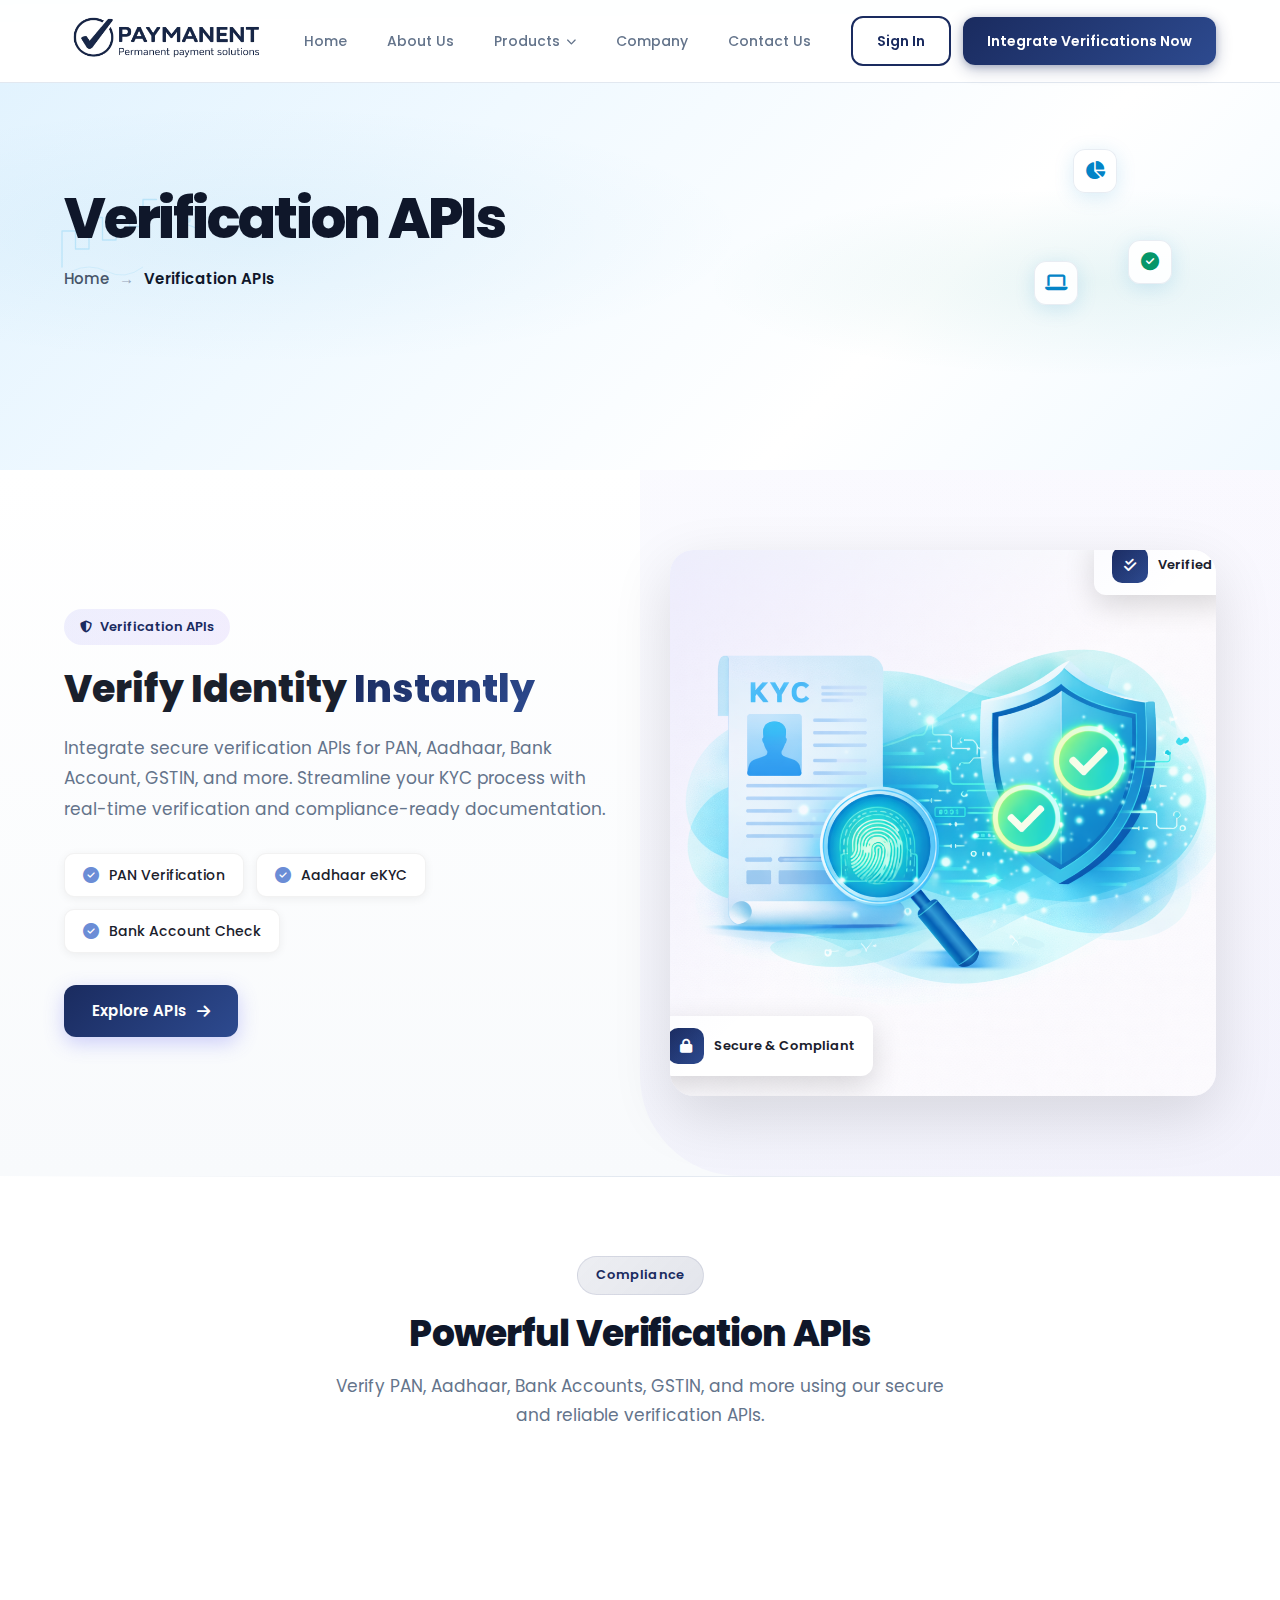
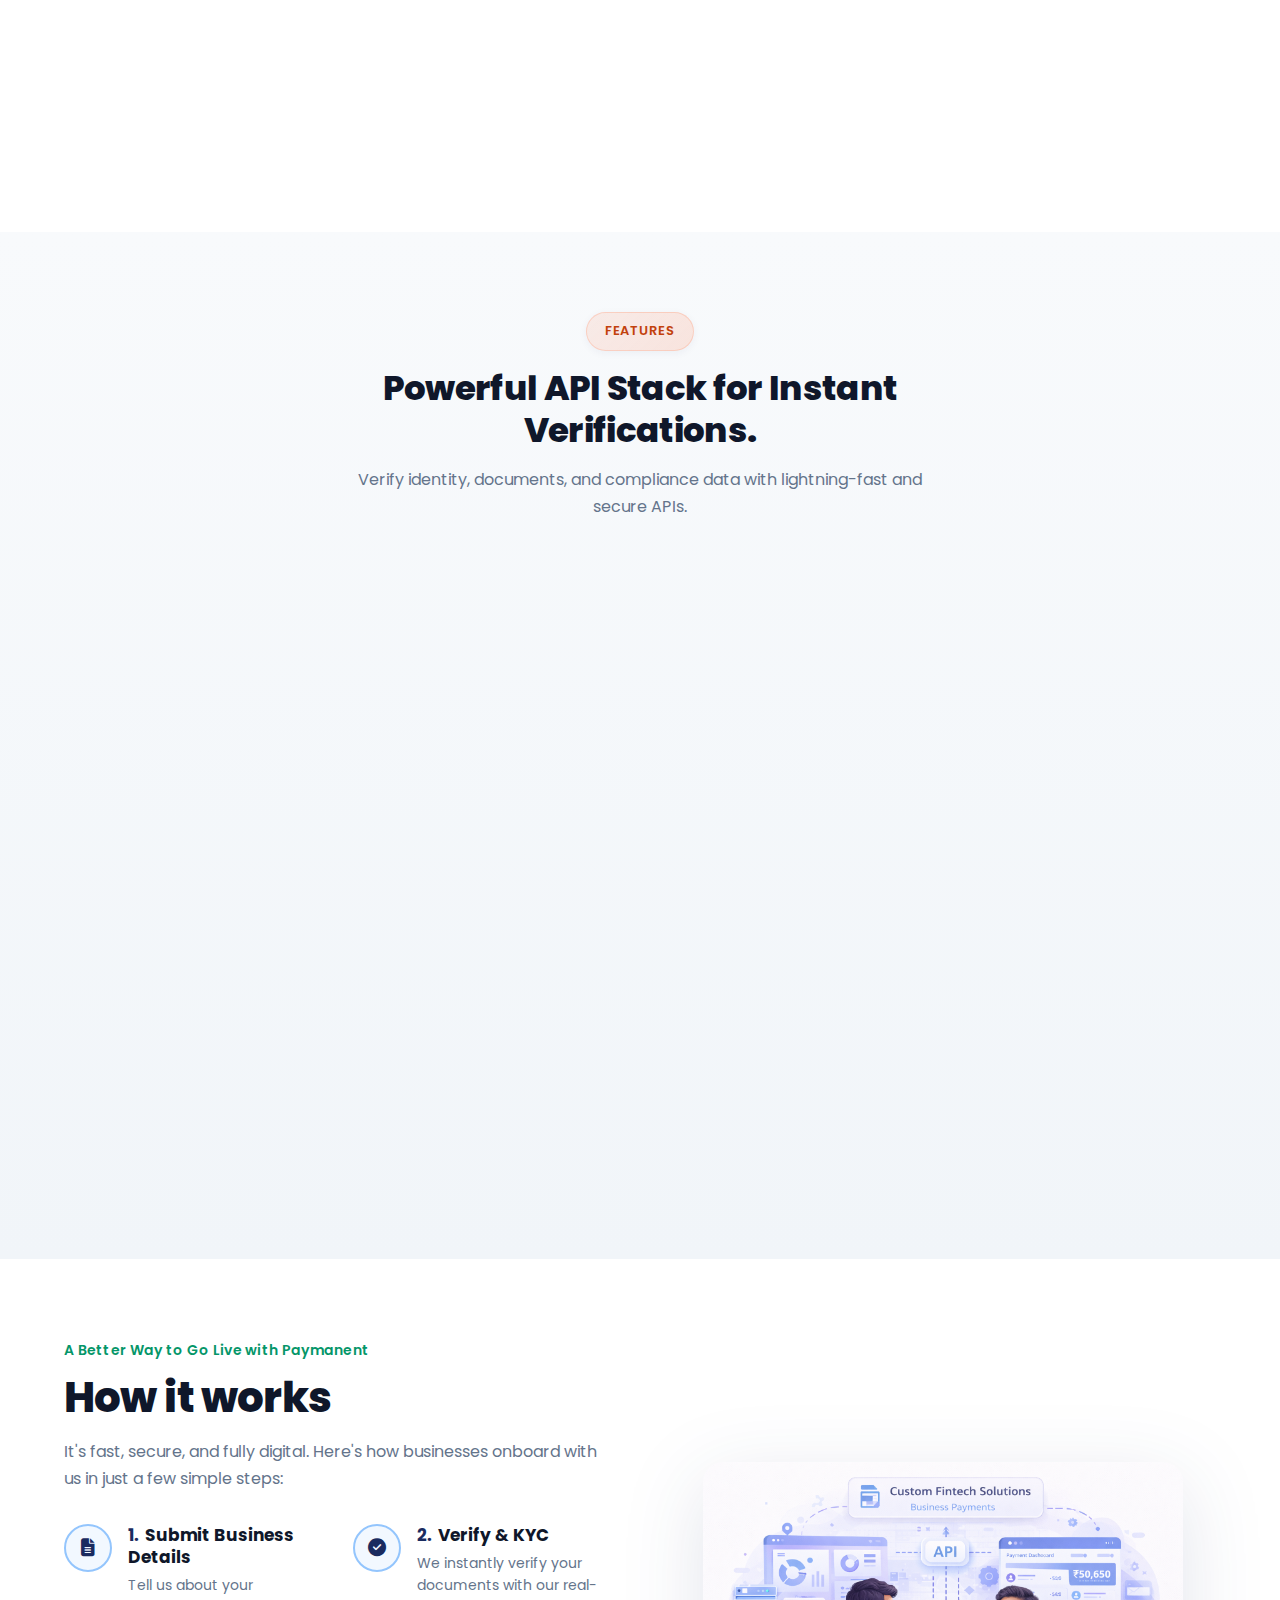
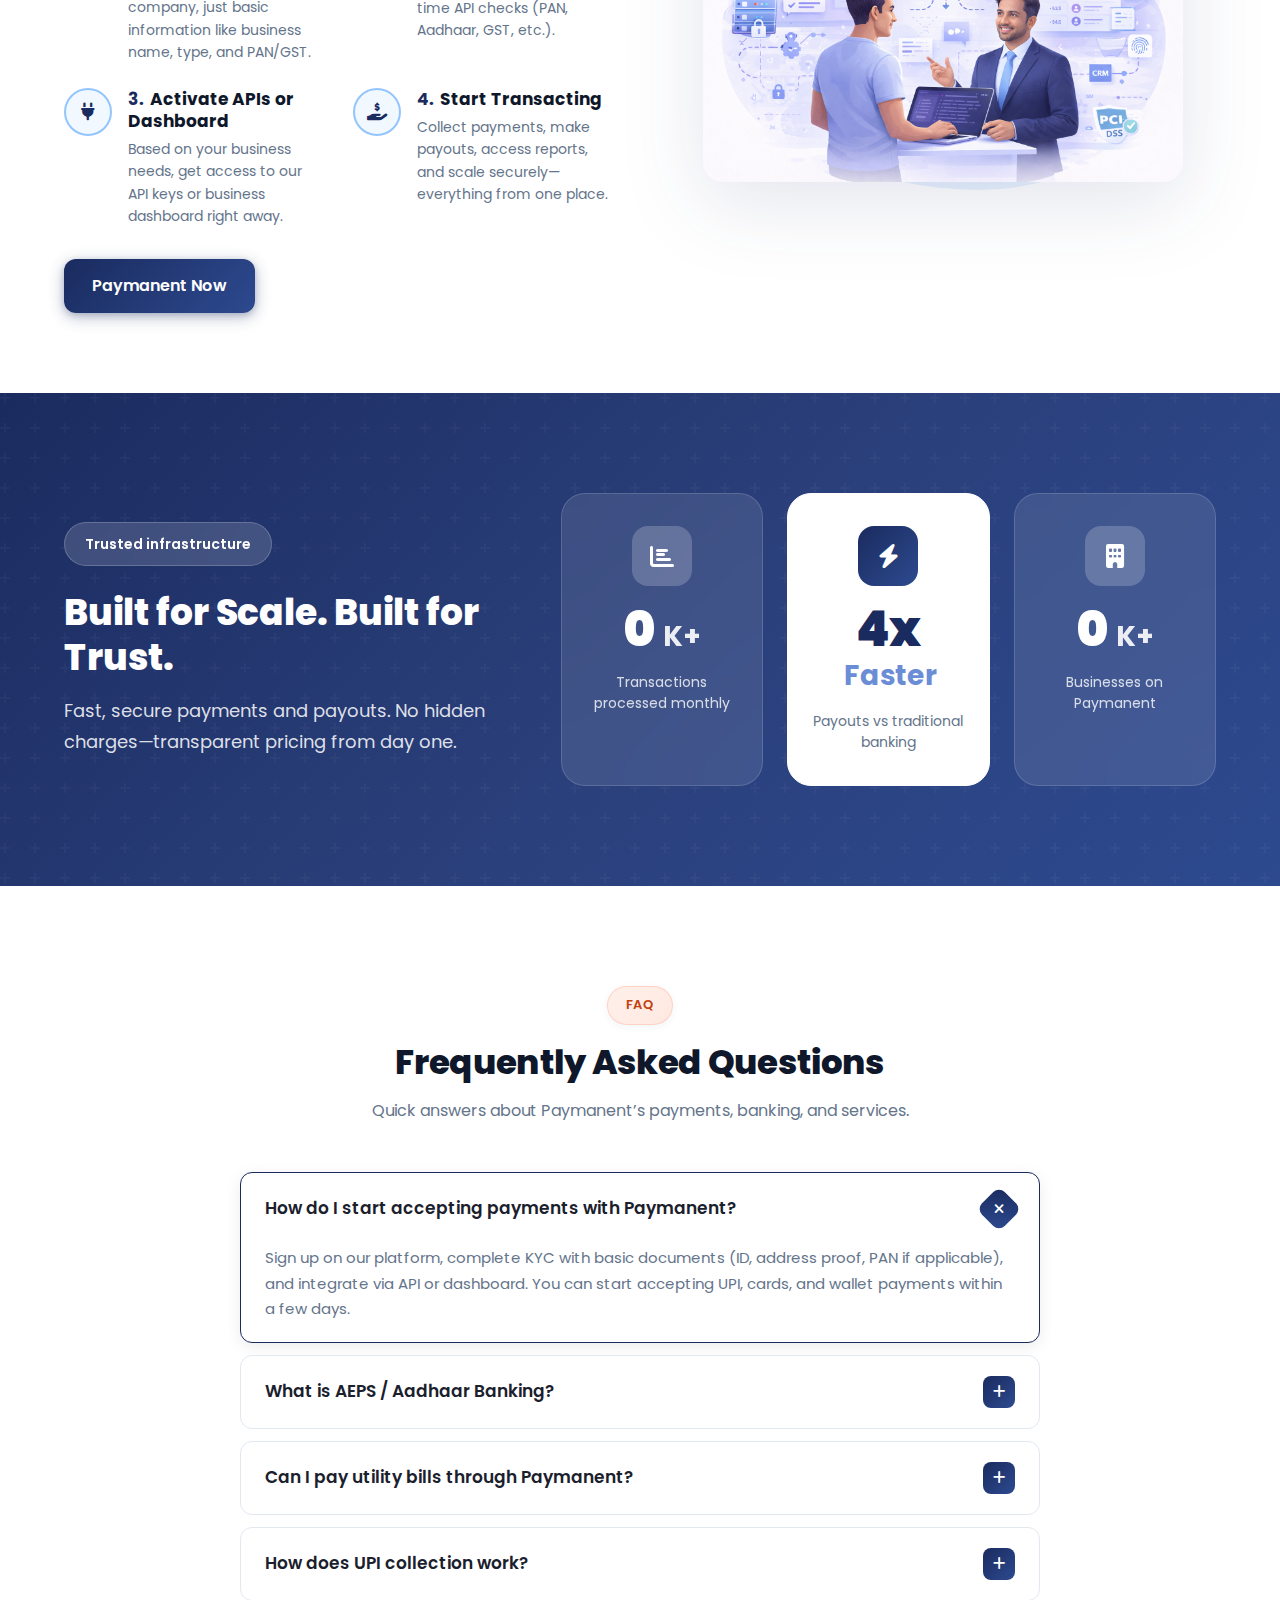
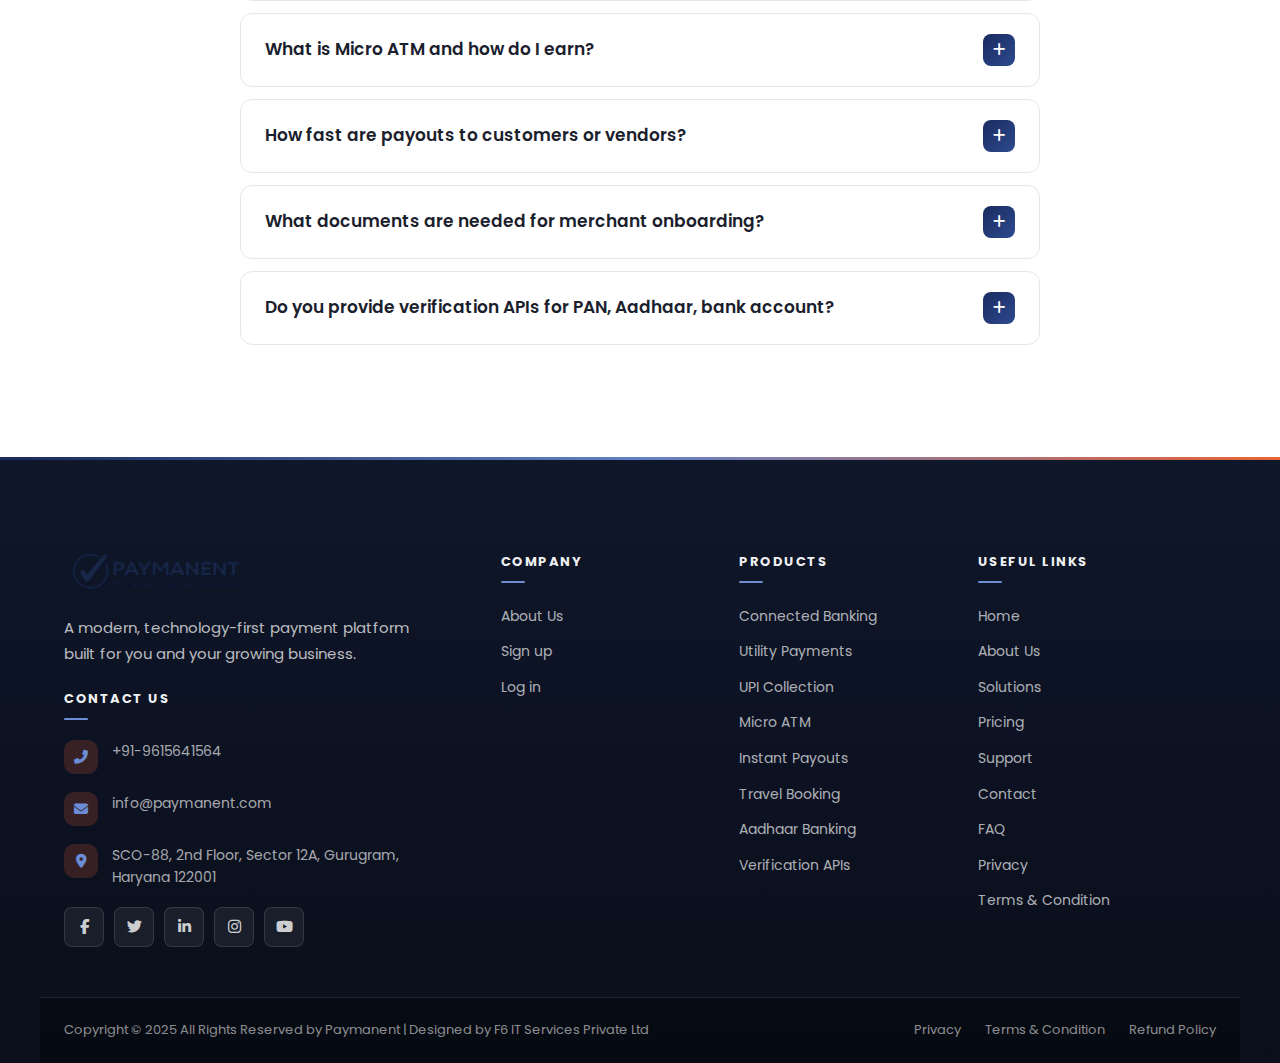
<file: verification-apis.html>
<!DOCTYPE html>
<html lang="en">
<head>
    <meta charset="UTF-8">
    <meta name="viewport" content="width=device-width, initial-scale=1.0">
    <title>Verification APIs — Instant Verifications with Powerful APIs | Paymanent</title>
    <meta name="description" content="Verify PAN, Aadhaar, GST, bank accounts instantly with secure APIs. PAN, Aadhaar, GSTIN, bank checks. Fast, enterprise-grade, easy integration.">
    <meta name="keywords" content="verification API, PAN verification, Aadhaar verification, GSTIN, bank account verification, Paymanent">
    <link rel="icon" type="image/png" href="image/FAVICON.png">
    <link rel="stylesheet" href="assets/styles.css">
    <link rel="stylesheet" href="assets/connected-banking.css">
    <link rel="stylesheet" href="assets/product-banner.css">
    <link rel="preconnect" href="https://fonts.googleapis.com">
    <link rel="preconnect" href="https://fonts.gstatic.com" crossorigin>
    <link href="https://fonts.googleapis.com/css2?family=Poppins:wght@300;400;500;600;700;800;900&display=swap" rel="stylesheet">
    <link rel="stylesheet" href="https://cdnjs.cloudflare.com/ajax/libs/font-awesome/6.4.0/css/all.min.css">
</head>
<body class="page-connected-banking">
    <!-- Animated Background Elements -->
    <div class="bg-animation">
        <div class="bg-circle circle-1"></div>
        <div class="bg-circle circle-2"></div>
        <div class="bg-circle circle-3"></div>
    </div>

    <!-- Navigation -->
    <nav class="navbar">
        <div class="container">
            <div class="nav-wrapper">
                <a href="index.html" class="logo">
                    <img src="image/PAYMANENT_logo.png" alt="Paymanent" class="logo-img">
                </a>
                <ul class="nav-menu">
                    <li><a href="index.html" class="nav-link">Home</a></li>
                    <li><a href="about.html" class="nav-link">About Us</a></li>
                    <li class="nav-item-dropdown">
                        <a href="index.html#services" class="nav-link nav-link-dropdown">Products <i class="fas fa-chevron-down"></i></a>
                        <div class="nav-dropdown">
                            <div class="nav-dropdown-inner">
                                <div class="nav-dropdown-left">
                                    <div class="nav-dropdown-grid">
                                        <a href="connected-banking.html" class="nav-dropdown-item">
                                            <span class="nav-dropdown-icon"><i class="fas fa-university"></i></span>
                                            <span class="nav-dropdown-label">Connected Banking</span>
                                        </a>
                                        <a href="utility-payment.html" class="nav-dropdown-item">
                                            <span class="nav-dropdown-icon"><i class="fas fa-file-invoice-dollar"></i></span>
                                            <span class="nav-dropdown-label">Utility Payments</span>
                                        </a>
                                        <a href="instant-payouts.html" class="nav-dropdown-item">
                                            <span class="nav-dropdown-icon"><i class="fas fa-bolt"></i></span>
                                            <span class="nav-dropdown-label">Instant Payouts</span>
                                        </a>
                                        <a href="travel-booking.html" class="nav-dropdown-item">
                                            <span class="nav-dropdown-icon"><i class="fas fa-plane"></i></span>
                                            <span class="nav-dropdown-label">Travel Booking</span>
                                        </a>
                                        <a href="upi-collection.html" class="nav-dropdown-item">
                                            <span class="nav-dropdown-icon"><i class="fas fa-hand-holding-usd"></i></span>
                                            <span class="nav-dropdown-label">UPI Collection</span>
                                        </a>
                                        <a href="micro-atm.html" class="nav-dropdown-item">
                                            <span class="nav-dropdown-icon"><i class="fas fa-money-bill-wave"></i></span>
                                            <span class="nav-dropdown-label">Micro ATM</span>
                                        </a>
                                        <a href="aadhaar-banking.html" class="nav-dropdown-item">
                                            <span class="nav-dropdown-icon"><i class="fas fa-fingerprint"></i></span>
                                            <span class="nav-dropdown-label">Aadhaar Banking</span>
                                        </a>
                                        <a href="verification-apis.html" class="nav-dropdown-item">
                                            <span class="nav-dropdown-icon"><i class="fas fa-shield-alt"></i></span>
                                            <span class="nav-dropdown-label">Verification APIs</span>
                                        </a>
                                    </div>
                                    <div class="nav-dropdown-footer">
                                        <div class="nav-dropdown-social">
                                            <a href="#" class="nav-dropdown-social-link" aria-label="Facebook"><i class="fab fa-facebook-f"></i></a>
                                            <a href="#" class="nav-dropdown-social-link" aria-label="YouTube"><i class="fab fa-youtube"></i></a>
                                            <a href="#" class="nav-dropdown-social-link" aria-label="Instagram"><i class="fab fa-instagram"></i></a>
                                            <a href="#" class="nav-dropdown-social-link" aria-label="LinkedIn"><i class="fab fa-linkedin-in"></i></a>
                                        </div>
                                    </div>
                                </div>
                                <div class="nav-dropdown-right">
                                    <div class="nav-dropdown-promo">
                                        <div class="nav-dropdown-promo-img-wrap">
                                            <img src="image/DASHBOARDIMAGE.png" alt="Paymanent" class="nav-dropdown-promo-img" loading="lazy" width="280" height="180">
                                        </div>
                                        <h4 class="nav-dropdown-promo-title">Paymanent — Rasta Unnati Ka</h4>
                                        <p class="nav-dropdown-promo-desc">Simplifying Digital Payments and Banking with Seamless Solutions for Everyone.</p>
                                    </div>
                                </div>
                            </div>
                        </div>
                    </li>
                    <li><a href="index.html#company" class="nav-link">Company</a></li>
                    <li><a href="contact.html" class="nav-link">Contact Us</a></li>
                </ul>
                <div class="nav-actions">
                    <a href="contact.html" class="btn btn-outline">Sign In</a>
                    <a href="contact.html" class="btn btn-primary">Integrate Verifications Now</a>
                </div>
                <button class="mobile-toggle">
                    <span></span>
                    <span></span>
                    <span></span>
                </button>
            </div>
        </div>
    </nav>

    <!-- Pro-level Page Banner -->
    <section class="product-banner">
        <div class="product-banner-strips">
            <span class="product-strip product-strip-left"></span>
            <span class="product-strip product-strip-right"></span>
        </div>
        <div class="product-banner-bg-pattern" aria-hidden="true"></div>
        <div class="container product-banner-container">
            <div class="product-banner-grid">
                <div class="product-banner-left">
                    <div class="product-banner-line-art" aria-hidden="true">
                        <svg class="product-line-art-svg" viewBox="0 0 200 120" fill="none" xmlns="http://www.w3.org/2000/svg">
                            <path d="M20 90 L20 50 L35 50 L35 70 L50 70 L50 35 L65 35 L65 60 L80 60 L80 25 L95 25 L95 45 L110 45 L110 15 L125 15" stroke="currentColor" stroke-width="1.5" stroke-linecap="round" stroke-linejoin="round" opacity="0.35"/>
                            <path d="M150 40 L165 25 L180 35 L175 50 L165 45 Z" stroke="currentColor" stroke-width="1.2" fill="none" opacity="0.3"/>
                            <circle cx="160" cy="38" r="3" fill="currentColor" opacity="0.25"/>
                            <path d="M30 95 Q50 85 70 95 T110 90" stroke="currentColor" stroke-width="1" fill="none" opacity="0.2"/>
                        </svg>
                    </div>
                    <h1 class="product-banner-title">Verification APIs</h1>
                    <nav class="product-banner-breadcrumb" aria-label="Breadcrumb">
                        <a href="index.html">Home</a>
                        <span class="product-breadcrumb-arrow">→</span>
                        <span class="product-breadcrumb-current">Verification APIs</span>
                    </nav>
                </div>
                <div class="product-banner-right">
                    <div class="product-banner-bars">
                        <span class="product-bar" style="--h: 45%; --d: 0"></span>
                        <span class="product-bar" style="--h: 70%; --d: 1"></span>
                        <span class="product-bar" style="--h: 55%; --d: 2"></span>
                        <span class="product-bar" style="--h: 85%; --d: 3"></span>
                        <span class="product-bar" style="--h: 60%; --d: 4"></span>
                        <span class="product-bar" style="--h: 75%; --d: 5"></span>
                        <span class="product-bar" style="--h: 50%; --d: 6"></span>
                        <span class="product-bar" style="--h: 90%; --d: 7"></span>
                        <span class="product-bar" style="--h: 65%; --d: 8"></span>
                        <span class="product-bar" style="--h: 80%; --d: 9"></span>
                    </div>
                    <div class="product-banner-floats">
                        <div class="product-float product-float-chart"><i class="fas fa-chart-pie"></i></div>
                        <div class="product-float product-float-check"><i class="fas fa-check-circle"></i></div>
                        <div class="product-float product-float-laptop"><i class="fas fa-laptop"></i></div>
                    </div>
                </div>
            </div>
        </div>
    </section>

    <!-- Product Intro Section -->
    <section class="product-intro">
        <div class="container">
            <div class="product-intro-grid">
                <div class="product-intro-content">
                    <span class="product-intro-badge"><i class="fas fa-shield-alt"></i> Verification APIs</span>
                    <h2 class="product-intro-title">Verify Identity <span>Instantly</span></h2>
                    <p class="product-intro-desc">Integrate secure verification APIs for PAN, Aadhaar, Bank Account, GSTIN, and more. Streamline your KYC process with real-time verification and compliance-ready documentation.</p>
                    <div class="product-intro-features">
                        <div class="product-intro-feature"><i class="fas fa-check-circle"></i> PAN Verification</div>
                        <div class="product-intro-feature"><i class="fas fa-check-circle"></i> Aadhaar eKYC</div>
                        <div class="product-intro-feature"><i class="fas fa-check-circle"></i> Bank Account Check</div>
                    </div>
                    <a href="contact.html" class="product-intro-btn">Explore APIs <i class="fas fa-arrow-right"></i></a>
                </div>
                <div class="product-intro-visual">
                    <div class="product-intro-img-wrapper">
                        <img src="image/Verification.png" alt="Verification APIs" class="product-intro-img">
                        <div class="product-intro-floating top-right">
                            <i class="fas fa-check-double"></i>
                            <span>Verified</span>
                        </div>
                        <div class="product-intro-floating bottom-left">
                            <i class="fas fa-lock"></i>
                            <span>Secure & Compliant</span>
                        </div>
                    </div>
                </div>
            </div>
        </div>
    </section>

    <!-- Benefits Section - Powerful Verification APIs -->
    <section class="why-paymanent-section">
        <div class="container">
            <div class="why-header">
                <span class="why-badge">Compliance</span>
                <h2 class="why-title">Powerful Verification APIs</h2>
                <p class="why-subtitle">Verify PAN, Aadhaar, Bank Accounts, GSTIN, and more using our secure and reliable verification APIs.</p>
            </div>
            <div class="why-grid">
                <div class="why-card">
                    <div class="why-icon-box">
                        <i class="fas fa-id-card"></i>
                    </div>
                    <h3 class="why-card-title">PAN & Aadhaar Verification</h3>
                    <p class="why-card-desc">PAN, Aadhaar, GSTIN and Bank Account checks—fast and secure with enterprise-grade APIs.</p>
                </div>
                <div class="why-card">
                    <div class="why-icon-box">
                        <i class="fas fa-university"></i>
                    </div>
                    <h3 class="why-card-title">Bank Account Check</h3>
                    <p class="why-card-desc">Confirm beneficiary name and account match. Easy integration into your platform.</p>
                </div>
                <div class="why-card">
                    <div class="why-icon-box">
                        <i class="fas fa-file-invoice"></i>
                    </div>
                    <h3 class="why-card-title">GSTIN Lookup</h3>
                    <p class="why-card-desc">Check business GST numbers instantly with ready-to-use APIs.</p>
                </div>
            </div>
        </div>
    </section>

    <!-- Features Section -->
    <section id="features" class="features">
        <div class="container">
            <div class="section-header">
                <div class="section-badge">Features</div>
                <h2 class="section-title">Powerful API Stack for Instant Verifications.</h2>
                <p class="section-description">Verify identity, documents, and compliance data with lightning-fast and secure APIs.</p>
            </div>
            <div class="features-grid features-grid-4">
                <div class="feature-card">
                    <div class="feature-icon">
                        <i class="fas fa-id-badge"></i>
                    </div>
                    <h3 class="feature-title">PAN Verification</h3>
                    <p class="feature-text">Instantly verify PAN details via API.</p>
                    <div class="feature-link">
                        <span>Learn more</span>
                        <i class="fas fa-arrow-right"></i>
                    </div>
                </div>
                <div class="feature-card">
                    <div class="feature-icon">
                        <i class="fas fa-fingerprint"></i>
                    </div>
                    <h3 class="feature-title">Aadhaar Masking API</h3>
                    <p class="feature-text">Validate Aadhaar with masked number output.</p>
                    <div class="feature-link">
                        <span>Learn more</span>
                        <i class="fas fa-arrow-right"></i>
                    </div>
                </div>
                <div class="feature-card">
                    <div class="feature-icon">
                        <i class="fas fa-university"></i>
                    </div>
                    <h3 class="feature-title">Bank Account Verification</h3>
                    <p class="feature-text">Confirm beneficiary name and account match.</p>
                    <div class="feature-link">
                        <span>Learn more</span>
                        <i class="fas fa-arrow-right"></i>
                    </div>
                </div>
                <div class="feature-card">
                    <div class="feature-icon">
                        <i class="fas fa-file-invoice-dollar"></i>
                    </div>
                    <h3 class="feature-title">GSTIN Validation</h3>
                    <p class="feature-text">Check business GST numbers instantly.</p>
                    <div class="feature-link">
                        <span>Learn more</span>
                        <i class="fas fa-arrow-right"></i>
                    </div>
                </div>
                <div class="feature-card">
                    <div class="feature-icon">
                        <i class="fas fa-mobile-alt"></i>
                    </div>
                    <h3 class="feature-title">UPI VPA Check</h3>
                    <p class="feature-text">Verify the UPI ID's validity.</p>
                    <div class="feature-link">
                        <span>Learn more</span>
                        <i class="fas fa-arrow-right"></i>
                    </div>
                </div>
                <div class="feature-card">
                    <div class="feature-icon">
                        <i class="fas fa-car"></i>
                    </div>
                    <h3 class="feature-title">RC/DL Verification</h3>
                    <p class="feature-text">Fetch vehicle and license details with one call.</p>
                    <div class="feature-link">
                        <span>Learn more</span>
                        <i class="fas fa-arrow-right"></i>
                    </div>
                </div>
                <div class="feature-card">
                    <div class="feature-icon">
                        <i class="fas fa-user-check"></i>
                    </div>
                    <h3 class="feature-title">KYC Onboarding</h3>
                    <p class="feature-text">Real-time customer onboarding with KYC checks.</p>
                    <div class="feature-link">
                        <span>Learn more</span>
                        <i class="fas fa-arrow-right"></i>
                    </div>
                </div>
                <div class="feature-card">
                    <div class="feature-icon">
                        <i class="fas fa-shield-alt"></i>
                    </div>
                    <h3 class="feature-title">Secure & Scalable</h3>
                    <p class="feature-text">High-speed APIs built with enterprise-grade security.</p>
                    <div class="feature-link">
                        <span>Learn more</span>
                        <i class="fas fa-arrow-right"></i>
                    </div>
                </div>
            </div>
        </div>
    </section>

  
    <section id="how-it-works" class="platform-journey-section how-it-works-modern">
        <div class="container">
            <div class="journey-content how-it-works-grid">
                <div class="how-it-works-left">
                    <p class="how-it-works-tagline">A Better Way to Go Live with Paymanent</p>
                    <h2 class="how-it-works-title">How it works</h2>
                    <p class="how-it-works-subtitle">It's fast, secure, and fully digital. Here's how businesses onboard with us in just a few simple steps:</p>
                    <div class="how-it-works-steps">
                        <div class="how-step">
                            <div class="how-step-icon-wrap"><i class="fas fa-file-alt"></i></div>
                            <div class="how-step-body">
                                <h3 class="how-step-title"><span class="how-step-num">1.</span> Submit Business Details</h3>
                                <p class="how-step-desc">Tell us about your company, just basic information like business name, type, and PAN/GST.</p>
                            </div>
                        </div>
                        <div class="how-step">
                            <div class="how-step-icon-wrap"><i class="fas fa-check-circle"></i></div>
                            <div class="how-step-body">
                                <h3 class="how-step-title"><span class="how-step-num">2.</span> Verify & KYC</h3>
                                <p class="how-step-desc">We instantly verify your documents with our real-time API checks (PAN, Aadhaar, GST, etc.).</p>
                            </div>
                        </div>
                        <div class="how-step">
                            <div class="how-step-icon-wrap"><i class="fas fa-plug"></i></div>
                            <div class="how-step-body">
                                <h3 class="how-step-title"><span class="how-step-num">3.</span> Activate APIs or Dashboard</h3>
                                <p class="how-step-desc">Based on your business needs, get access to our API keys or business dashboard right away.</p>
                            </div>
                        </div>
                        <div class="how-step">
                            <div class="how-step-icon-wrap"><i class="fas fa-hand-holding-usd"></i></div>
                            <div class="how-step-body">
                                <h3 class="how-step-title"><span class="how-step-num">4.</span> Start Transacting</h3>
                                <p class="how-step-desc">Collect payments, make payouts, access reports, and scale securely—everything from one place.</p>
                            </div>
                        </div>
                    </div>
                    <a href="contact.html" class="btn btn-primary btn-how-cta">Paymanent Now</a>
                </div>
                <div class="how-it-works-right">
                    <div class="how-it-works-illustration">
                        <div class="how-illus-shape"></div>
                        <img src="image/CUSTOM_PAYMENT_SOLUTION.png" alt="Go live with Paymanent - simple steps" class="how-illus-img" loading="lazy" width="480" height="400">
                    </div>
                </div>
            </div>
        </div>
    </section>




     <!-- Stats Section -->
    <section id="stats" class="stats-section">
        <div class="container">
            <div class="stats-content">
                <div class="stats-info">
                    <span class="stats-badge">Trusted infrastructure</span>
                    <h2 class="stats-title">Built for Scale. Built for Trust.</h2>
                    <p class="stats-desc">Fast, secure payments and payouts. No hidden charges—transparent pricing from day one.</p>
                </div>
                <div class="stats-grid">
                    <div class="stats-card">
                        <div class="stats-icon">
                            <i class="fas fa-chart-bar"></i>
                        </div>
                        <div class="stats-number" data-target="250">0</div>
                        <div class="stats-suffix">K+</div>
                        <p class="stats-label">Transactions processed monthly</p>
                    </div>
                    <div class="stats-card highlight">
                        <div class="stats-icon">
                            <i class="fas fa-bolt"></i>
                        </div>
                        <div class="stats-number">4x</div>
                        <div class="stats-suffix">Faster</div>
                        <p class="stats-label">Payouts vs traditional banking</p>
                    </div>
                    <div class="stats-card">
                        <div class="stats-icon">
                            <i class="fas fa-building"></i>
                        </div>
                        <div class="stats-number" data-target="10">0</div>
                        <div class="stats-suffix">K+</div>
                        <p class="stats-label">Businesses on Paymanent</p>
                    </div>
                </div>
            </div>
        </div>
    </section>

 <!-- FAQ Section -->
 <section id="support" class="faq-section">
    <div class="container">
        <div class="faq-header">
            <div class="section-badge">FAQ</div>
            <h2 class="section-title">Frequently Asked Questions</h2>
            <p class="section-description">Quick answers about Paymanent’s payments, banking, and services.</p>
        </div>
        <div class="faq-accordion">
            <div class="faq-item active">
                <div class="faq-question">
                    <h4>How do I start accepting payments with Paymanent?</h4>
                    <span class="faq-icon"><i class="fas fa-plus"></i></span>
                </div>
                <div class="faq-answer">
                    <p>Sign up on our platform, complete KYC with basic documents (ID, address proof, PAN if applicable), and integrate via API or dashboard. You can start accepting UPI, cards, and wallet payments within a few days.</p>
                </div>
            </div>
            <div class="faq-item">
                <div class="faq-question">
                    <h4>What is AEPS / Aadhaar Banking?</h4>
                    <span class="faq-icon"><i class="fas fa-plus"></i></span>
                </div>
                <div class="faq-answer">
                    <p>AEPS lets you offer cash withdrawal, balance enquiry, and mini statements using the customer’s Aadhaar and biometric authentication. No card or phone needed—ideal for last-mile banking at your outlet.</p>
                </div>
            </div>
            <div class="faq-item">
                <div class="faq-question">
                    <h4>Can I pay utility bills through Paymanent?</h4>
                    <span class="faq-icon"><i class="fas fa-plus"></i></span>
                </div>
                <div class="faq-answer">
                    <p>Yes. We support Bharat Bill Pay (BBPS)—electricity, water, gas, DTH, broadband, and more from one dashboard. You can set reminders and get GST-ready invoices for business use.</p>
                </div>
            </div>
            <div class="faq-item">
                <div class="faq-question">
                    <h4>How does UPI collection work?</h4>
                    <span class="faq-icon"><i class="fas fa-plus"></i></span>
                </div>
                <div class="faq-answer">
                    <p>You get a unique UPI ID and QR. Customers pay by scanning the QR or using your UPI link. Amounts reflect in your linked account in real time, with tracking in your dashboard.</p>
                </div>
            </div>
            <div class="faq-item">
                <div class="faq-question">
                    <h4>What is Micro ATM and how do I earn?</h4>
                    <span class="faq-icon"><i class="fas fa-plus"></i></span>
                </div>
                <div class="faq-answer">
                    <p>Micro ATM turns your shop into a cash point. You can do cash withdrawal, balance check, and mini statement for customers. You earn a commission per transaction as per our pricing.</p>
                </div>
            </div>
            <div class="faq-item">
                <div class="faq-question">
                    <h4>How fast are payouts to customers or vendors?</h4>
                    <span class="faq-icon"><i class="fas fa-plus"></i></span>
                </div>
                <div class="faq-answer">
                    <p>Instant payouts are supported via UPI and IMPS. NEFT payouts are processed as per bank timelines. You can disburse from your dashboard with full tracking and optional automation.</p>
                </div>
            </div>
            <div class="faq-item">
                <div class="faq-question">
                    <h4>What documents are needed for merchant onboarding?</h4>
                    <span class="faq-icon"><i class="fas fa-plus"></i></span>
                </div>
                <div class="faq-answer">
                    <p>Typically we need identity proof (Aadhaar/Passport/Driving licence), address proof, PAN, cancelled cheque or bank details, and a recent photograph. Business entities need registration and GST (if applicable).</p>
                </div>
            </div>
            <div class="faq-item">
                <div class="faq-question">
                    <h4>Do you provide verification APIs for PAN, Aadhaar, bank account?</h4>
                    <span class="faq-icon"><i class="fas fa-plus"></i></span>
                </div>
                <div class="faq-answer">
                    <p>Yes. We offer secure, compliant APIs to verify PAN, Aadhaar, bank account, and GST. Integration is simple and suitable for onboarding, KYC, and compliance workflows.</p>
                </div>
            </div>
        </div>
    </div>
</section>

    <!-- Footer -->
    <footer class="footer">
        <div class="container">
            <div class="footer-content">
                <div class="footer-col footer-brand">
                    <div class="footer-logo">
                        <img src="image/PAYMANENT_logo.png" alt="Paymanent" class="footer-logo-img">
                    </div>
                    <p class="footer-description">A modern, technology-first payment platform built for you and your growing business.</p>
                    <h4 class="footer-title">Contact Us</h4>
                    <ul class="footer-contact">
                        <li>
                            <i class="fas fa-phone-alt"></i>
                            <a href="tel:+919615641564">+91-9615641564</a>
                        </li>
                        <li>
                            <i class="fas fa-envelope"></i>
                            <a href="mailto:info@paymanent.com">info@paymanent.com</a>
                        </li>
                        <li>
                            <i class="fas fa-map-marker-alt"></i>
                            <span>SCO-88, 2nd Floor, Sector 12A, Gurugram, Haryana 122001</span>
                        </li>
                    </ul>
                    <div class="footer-social">
                        <a href="#" class="social-link" aria-label="Facebook"><i class="fab fa-facebook-f"></i></a>
                        <a href="#" class="social-link" aria-label="Twitter"><i class="fab fa-twitter"></i></a>
                        <a href="#" class="social-link" aria-label="LinkedIn"><i class="fab fa-linkedin-in"></i></a>
                        <a href="#" class="social-link" aria-label="Instagram"><i class="fab fa-instagram"></i></a>
                        <a href="#" class="social-link" aria-label="YouTube"><i class="fab fa-youtube"></i></a>
                    </div>
                </div>
                <div class="footer-col">
                    <h4 class="footer-title">Company</h4>
                    <ul class="footer-links">
                        <li><a href="about.html">About Us</a></li>
                        <li><a href="contact.html">Sign up</a></li>
                        <li><a href="contact.html">Log in</a></li>
                    </ul>
                </div>
                <div class="footer-col">
                    <h4 class="footer-title">Products</h4>
                    <ul class="footer-links">
                        <li><a href="connected-banking.html">Connected Banking</a></li>
                        <li><a href="utility-payment.html">Utility Payments</a></li>
                        <li><a href="upi-collection.html">UPI Collection</a></li>
                        <li><a href="micro-atm.html">Micro ATM</a></li>
                        <li><a href="instant-payouts.html">Instant Payouts</a></li>
                        <li><a href="travel-booking.html">Travel Booking</a></li>
                        <li><a href="aadhaar-banking.html">Aadhaar Banking</a></li>
                        <li><a href="verification-apis.html">Verification APIs</a></li>
                    </ul>
                </div>
                <div class="footer-col">
                    <h4 class="footer-title">Useful Links</h4>
                    <ul class="footer-links">
                        <li><a href="index.html">Home</a></li>
                        <li><a href="about.html">About Us</a></li>
                        <li><a href="index.html#services">Solutions</a></li>
                        <li><a href="index.html#pricing">Pricing</a></li>
                        <li><a href="index.html#support">Support</a></li>
                        <li><a href="contact.html">Contact</a></li>
                        <li><a href="index.html#support">FAQ</a></li>
                        <li><a href="index.html">Privacy</a></li>
                        <li><a href="index.html">Terms & Condition</a></li>
                    </ul>
                </div>
            </div>
            <div class="footer-bottom">
                <p>Copyright © 2025 All Rights Reserved by Paymanent | Designed by F6 IT Services Private Ltd</p>
                <div class="footer-legal">
                    <a href="index.html">Privacy</a>
                    <a href="index.html">Terms & Condition</a>
                    <a href="index.html">Refund Policy</a>
                </div>
            </div>
        </div>
    </footer>

    <script src="assets/script.js"></script>
</body>
</html>
</file>
<file: assets/styles.css>
/* ===== CSS Variables ===== */
:root {
    --primary: #1a2b5f;
    --primary-dark: #0f1a3d;
    --primary-light: #2d4a8f;
    --accent: #ff6b35;
    --accent-light: #ff8c5a;
    --secondary: #6b8dd6;
    --secondary-light: #8ba3e8;
    --text-dark: #1a202c;
    --text-gray: #64748b;
    --text-light: #94a3b8;
    --bg-white: #ffffff;
    --bg-light: #f8fafc;
    --bg-subtle: #f1f5f9;
    --border: #e2e8f0;
    --radius-sm: 12px;
    --radius-md: 16px;
    --radius-lg: 20px;
    --radius-xl: 24px;
    --shadow-sm: 0 2px 10px rgba(0, 0, 0, 0.04);
    --shadow-md: 0 8px 24px rgba(0, 0, 0, 0.06);
    --shadow-lg: 0 16px 40px rgba(0, 0, 0, 0.08);
    --shadow-xl: 0 24px 56px rgba(0, 0, 0, 0.1);
    --shadow-soft: 0 4px 20px rgba(26, 43, 95, 0.08);
    --gradient-primary: linear-gradient(135deg, #1a2b5f 0%, #2d4a8f 100%);
    --gradient-accent: linear-gradient(135deg, #ff6b35 0%, #ff8c5a 100%);
    --gradient-hero: linear-gradient(135deg, #667eea 0%, #764ba2 100%);
    --ease-out: cubic-bezier(0.16, 1, 0.3, 1);
    --ease-in-out: cubic-bezier(0.4, 0, 0.2, 1);
}

/* ===== Reset & Base ===== */
* {
    margin: 0;
    padding: 0;
    box-sizing: border-box;
}

html {
    scroll-behavior: smooth;
}

body {
    font-family: 'Poppins', sans-serif;
    color: var(--text-dark);
    background: var(--bg-white);
    line-height: 1.6;
    overflow-x: hidden;
    -webkit-font-smoothing: antialiased;
    -moz-osx-font-smoothing: grayscale;
}

.container {
    max-width: 1200px;
    margin: 0 auto;
    padding: 0 24px;
}

/* ===== Form & Input (mobile-friendly, inline errors) ===== */
.form-group {
    margin-bottom: 20px;
}

.form-group label {
    display: block;
    font-weight: 600;
    font-size: 14px;
    color: var(--text-dark);
    margin-bottom: 8px;
}

.form-group input,
.form-group select,
.form-group textarea {
    width: 100%;
    min-height: 48px;
    padding: 14px 18px;
    font-size: 16px;
    border: 1px solid var(--border);
    border-radius: var(--radius-sm);
    font-family: 'Poppins', sans-serif;
    transition: border-color 0.2s, box-shadow 0.2s;
    -webkit-appearance: none;
    appearance: none;
}

.form-group input:focus,
.form-group select:focus,
.form-group textarea:focus {
    outline: none;
    border-color: var(--primary);
    box-shadow: 0 0 0 3px rgba(26, 43, 95, 0.1);
}

.form-group textarea {
    min-height: 120px;
    resize: vertical;
}

.form-group.error input,
.form-group.error select,
.form-group.error textarea {
    border-color: #dc2626;
}

.form-group .error-message {
    font-size: 13px;
    color: #dc2626;
    margin-top: 6px;
}

@media (max-width: 768px) {
    .form-group input,
    .form-group select,
    .form-group textarea {
        min-height: 48px;
        font-size: 16px;
    }
}

/* ===== Animated Background ===== */
.bg-animation {
    position: fixed;
    top: 0;
    left: 0;
    width: 100%;
    height: 100%;
    z-index: 0;
    pointer-events: none;
    overflow: hidden;
}

.bg-circle {
    position: absolute;
    border-radius: 50%;
    background: linear-gradient(135deg, rgba(107, 141, 214, 0.1), rgba(255, 107, 53, 0.08));
    filter: blur(80px);
    animation: float 20s ease-in-out infinite;
}

.circle-1 {
    width: 500px;
    height: 500px;
    top: -200px;
    left: -200px;
    animation-delay: 0s;
}

.circle-2 {
    width: 400px;
    height: 400px;
    bottom: -150px;
    right: -150px;
    animation-delay: 5s;
}

.circle-3 {
    width: 300px;
    height: 300px;
    top: 50%;
    left: 50%;
    animation-delay: 10s;
}

@keyframes float {
    0%, 100% { transform: translate(0, 0) scale(1); }
    33% { transform: translate(50px, -50px) scale(1.1); }
    66% { transform: translate(-30px, 30px) scale(0.9); }
}

/* ===== Navigation ===== */
.navbar {
    position: fixed;
    top: 0;
    left: 0;
    right: 0;
    background: rgba(255, 255, 255, 0.98);
    overflow: visible;
    backdrop-filter: blur(12px);
    -webkit-backdrop-filter: blur(12px);
    border-bottom: 1px solid var(--border);
    z-index: 1000;
    transition: all 0.3s var(--ease-out);
}

.navbar.scrolled {
    box-shadow: 0 4px 24px rgba(0, 0, 0, 0.06);
}

.nav-wrapper {
    display: flex;
    align-items: center;
    justify-content: space-between;
    padding: 16px 0;
    position: relative;
    overflow: visible;
}

.logo {
    display: flex;
    align-items: center;
    gap: 8px;
    font-size: 24px;
    font-weight: 800;
    color: var(--primary);
    text-decoration: none;
}

.logo-img {
    height: 50px;
    width: auto;
}

.logo-icon {
    width: 40px;
    height: 40px;
    background: var(--gradient-primary);
    color: white;
    border-radius: 10px;
    display: flex;
    align-items: center;
    justify-content: center;
    font-weight: 900;
    font-size: 20px;
}

.nav-menu {
    display: flex;
    list-style: none;
    gap: 32px;
    align-items: center;
}

.nav-link {
    color: var(--text-gray);
    text-decoration: none;
    font-weight: 500;
    font-size: 14px;
    transition: color 0.3s var(--ease-out);
    position: relative;
    padding: 10px 4px;
    min-height: 44px;
    display: inline-flex;
    align-items: center;
}

.nav-link::after {
    content: '';
    position: absolute;
    bottom: -4px;
    left: 0;
    width: 0;
    height: 2px;
    background: var(--gradient-accent);
    transition: width 0.3s var(--ease-out);
}

.nav-link:hover,
.nav-link.active {
    color: var(--primary);
}

.nav-link:hover::after,
.nav-link.active::after {
    width: 100%;
}

.nav-actions {
    display: flex;
    gap: 12px;
    align-items: center;
}

.mobile-toggle {
    display: none;
    flex-direction: column;
    gap: 4px;
    background: none;
    border: none;
    cursor: pointer;
    padding: 8px;
}

.mobile-toggle span {
    width: 24px;
    height: 2px;
    background: var(--primary);
    transition: all 0.3s;
}

.mobile-toggle.active span:nth-child(1) {
    transform: rotate(45deg) translate(5px, 5px);
}

.mobile-toggle.active span:nth-child(2) {
    opacity: 0;
}

.mobile-toggle.active span:nth-child(3) {
    transform: rotate(-45deg) translate(7px, -6px);
}

/* ===== Products dropdown (mega menu) ===== */
.nav-item-dropdown {
    position: relative;
}

.nav-link-dropdown {
    display: inline-flex;
    align-items: center;
    gap: 6px;
}

.nav-link-dropdown i {
    font-size: 10px;
    transition: transform 0.25s ease;
}

.nav-item-dropdown:hover .nav-link-dropdown i {
    transform: rotate(180deg);
}

.nav-dropdown {
    position: absolute;
    top: 100%;
    left: 50%;
    transform: translateX(-50%) translateY(8px);
    width: min(720px, 96vw);
    background: #fff;
    border-radius: 16px;
    box-shadow: 0 24px 56px rgba(26, 43, 95, 0.15), 0 12px 28px rgba(0, 0, 0, 0.08);
    border: 1px solid rgba(226, 232, 240, 0.9);
    opacity: 0;
    visibility: hidden;
    transition: opacity 0.25s ease, visibility 0.25s ease, transform 0.25s ease;
    z-index: 1000;
    margin-top: 4px;
}

.nav-item-dropdown:hover .nav-dropdown {
    opacity: 1;
    visibility: visible;
    transform: translateX(-50%) translateY(0);
}

.nav-dropdown-inner {
    display: grid;
    grid-template-columns: 1fr 280px;
    min-height: 320px;
}

.nav-dropdown-left {
    padding: 24px;
    display: flex;
    flex-direction: column;
}

.nav-dropdown-grid {
    display: grid;
    grid-template-columns: repeat(4, 1fr);
    gap: 12px;
    flex: 1;
}

.nav-dropdown-item {
    display: flex;
    flex-direction: column;
    align-items: center;
    justify-content: center;
    gap: 10px;
    padding: 16px 12px;
    background: #f8fafc;
    border-radius: 12px;
    border: 1px solid transparent;
    text-decoration: none;
    color: var(--primary);
    font-weight: 600;
    font-size: 13px;
    text-align: center;
    transition: background 0.2s ease, border-color 0.2s ease, color 0.2s ease, transform 0.2s ease;
}

.nav-dropdown-item:hover {
    background: rgba(26, 43, 95, 0.06);
    border-color: rgba(26, 43, 95, 0.12);
    transform: translateY(-2px);
}

.nav-dropdown-icon {
    width: 44px;
    height: 44px;
    border-radius: 12px;
    background: linear-gradient(135deg, var(--primary) 0%, var(--primary-light) 100%);
    color: #fff;
    display: flex;
    align-items: center;
    justify-content: center;
    font-size: 18px;
}

.nav-dropdown-label {
    line-height: 1.3;
}

.nav-dropdown-footer {
    margin-top: 16px;
    padding-top: 16px;
    border-top: 1px solid #e2e8f0;
    display: flex;
    align-items: center;
    justify-content: space-between;
    flex-wrap: wrap;
    gap: 12px;
}

.nav-dropdown-social {
    display: flex;
    gap: 12px;
}

.nav-dropdown-social-link {
    width: 36px;
    height: 36px;
    border-radius: 50%;
    border: 1px solid #cbd5e1;
    color: var(--primary);
    display: flex;
    align-items: center;
    justify-content: center;
    font-size: 14px;
    text-decoration: none;
    transition: background 0.2s ease, border-color 0.2s ease, color 0.2s ease;
}

.nav-dropdown-social-link:hover {
    background: rgba(26, 43, 95, 0.08);
    border-color: var(--primary);
}

.nav-dropdown-hiring {
    font-size: 13px;
    color: #64748b;
    text-decoration: none;
    transition: color 0.2s ease;
}

.nav-dropdown-hiring strong {
    color: var(--primary);
    font-weight: 600;
}

.nav-dropdown-hiring:hover {
    color: var(--primary);
}

.nav-dropdown-right {
    background: linear-gradient(180deg, #f1f5f9 0%, #e2e8f0 100%);
    border-radius: 0 16px 16px 0;
    padding: 24px;
    display: flex;
    align-items: center;
    justify-content: center;
}

.nav-dropdown-promo {
    text-align: center;
    width: 100%;
}

.nav-dropdown-promo-img-wrap {
    border-radius: 12px;
    overflow: hidden;
    margin-bottom: 16px;
    box-shadow: 0 8px 24px rgba(26, 43, 95, 0.1);
}

.nav-dropdown-promo-img {
    width: 100%;
    height: auto;
    display: block;
    object-fit: cover;
}

.nav-dropdown-promo-title {
    font-size: 16px;
    font-weight: 700;
    color: #0f172a;
    margin-bottom: 8px;
    line-height: 1.3;
}

.nav-dropdown-promo-desc {
    font-size: 13px;
    color: #64748b;
    line-height: 1.5;
}

@media (max-width: 768px) {
    .nav-dropdown {
        display: none !important;
    }
}

@media (max-width: 992px) {
    .nav-dropdown-inner {
        grid-template-columns: 1fr;
    }

    .nav-dropdown-right {
        border-radius: 0 0 16px 16px;
    }

    .nav-dropdown-grid {
        grid-template-columns: repeat(2, 1fr);
    }
}

@media (max-width: 768px) {
    .nav-menu.active {
        display: flex;
        flex-direction: column;
        position: absolute;
        top: 100%;
        left: 0;
        right: 0;
        background: white;
        box-shadow: var(--shadow-lg);
        padding: 24px;
        gap: 16px;
    }
}

/* ===== Buttons ===== */
.btn {
    padding: 12px 24px;
    min-height: 44px;
    border: none;
    border-radius: var(--radius-sm);
    font-weight: 600;
    font-size: 14px;
    cursor: pointer;
    transition: all 0.3s var(--ease-out);
    display: inline-flex;
    align-items: center;
    justify-content: center;
    gap: 10px;
    font-family: 'Poppins', sans-serif;
    position: relative;
    overflow: hidden;
    text-decoration: none;
}

.btn::before {
    content: '';
    position: absolute;
    inset: 0;
    background: linear-gradient(180deg, rgba(255,255,255,0.2) 0%, transparent 50%);
    opacity: 0;
    transition: opacity 0.3s;
}

.btn:hover::before {
    opacity: 1;
}

/* Button arrow animation - 3D feel */
.btn i.fa-arrow-right,
.btn .fa-chevron-right {
    transition: transform 0.35s cubic-bezier(0.34, 1.56, 0.64, 1);
}

.btn:hover i.fa-arrow-right,
.btn:hover .fa-chevron-right {
    transform: translateX(5px);
}

.btn-primary {
    background: var(--gradient-primary);
    color: white;
    box-shadow: 0 4px 16px rgba(26, 43, 95, 0.3), 0 2px 6px rgba(26, 43, 95, 0.2);
    min-height: 48px;
}

.btn-primary:hover {
    transform: translateY(-2px);
    box-shadow: 0 8px 24px rgba(26, 43, 95, 0.35), 0 4px 12px rgba(26, 43, 95, 0.2);
}

.btn-secondary {
    background: var(--gradient-accent);
    color: white;
    box-shadow: var(--shadow-sm);
}

.btn-secondary:hover {
    transform: translateY(-2px);
    box-shadow: var(--shadow-md);
}

.btn-outline {
    background: transparent;
    color: var(--primary);
    border: 2px solid var(--primary);
}

.btn-outline:hover {
    background: var(--primary);
    color: white;
}

.btn-large {
    padding: 14px 28px;
    font-size: 15px;
}

/* ===== Hero Section ===== */
.hero {
    min-height: 100vh;
    display: flex;
    align-items: center;
    padding: 100px 0 70px;
    position: relative;
    z-index: 1;
}

.hero-content {
    display: grid;
    grid-template-columns: 1fr 1fr;
    gap: 48px;
    align-items: center;
}

.hero-badge {
    display: inline-flex;
    align-items: center;
    gap: 8px;
    padding: 10px 18px;
    background: linear-gradient(135deg, rgba(107, 141, 214, 0.08) 0%, rgba(107, 141, 214, 0.14) 100%);
    border: 1px solid rgba(107, 141, 214, 0.2);
    border-radius: 50px;
    font-size: 13px;
    font-weight: 600;
    color: var(--primary);
    margin-bottom: 18px;
    letter-spacing: 0.2px;
    animation: fadeInUp 0.6s ease-out;
    box-shadow: 0 2px 12px rgba(26, 43, 95, 0.06);
}

.hero-badge i {
    color: var(--accent);
}

.hero-title {
    font-size: 44px;
    font-weight: 800;
    line-height: 1.2;
    margin-bottom: 18px;
    color: var(--primary);
    letter-spacing: -0.02em;
    animation: fadeInUp 0.8s ease-out;
}

.title-line {
    display: block;
}

.gradient-text {
    background: var(--gradient-primary);
    -webkit-background-clip: text;
    -webkit-text-fill-color: transparent;
    background-clip: text;
}

.hero-description {
    font-size: 16px;
    color: var(--text-gray);
    line-height: 1.65;
    margin-bottom: 28px;
    max-width: 500px;
    animation: fadeInUp 1s ease-out;
}

/* Hero Features */
.hero-features {
    display: flex;
    flex-direction: column;
    gap: 12px;
    margin-bottom: 24px;
    animation: fadeInUp 1.1s ease-out;
}

.hero-feature {
    display: flex;
    align-items: center;
    gap: 14px;
}

.feature-icon-small {
    width: 38px;
    height: 38px;
    min-width: 38px;
    background: linear-gradient(135deg, rgba(255, 107, 53, 0.12) 0%, rgba(255, 107, 53, 0.22) 100%);
    border-radius: 12px;
    display: flex;
    align-items: center;
    justify-content: center;
    font-size: 16px;
    color: var(--primary);
    box-shadow: 0 2px 8px rgba(255, 107, 53, 0.12);
}

.hero-feature span {
    font-size: 14px;
    font-weight: 500;
    color: var(--text-gray);
}

@media (max-width: 768px) {
    .hero-features {
        gap: 12px;
    }
    
    .feature-icon-small {
        width: 32px;
        height: 32px;
        min-width: 32px;
        font-size: 14px;
    }
    
    .hero-feature span {
        font-size: 14px;
    }
    
    .hero-buttons {
        flex-direction: column;
        width: 100%;
    }
    
    .hero-buttons .btn {
        width: 100%;
        justify-content: center;
    }
    
    .hero-trust-strip {
        gap: 14px 20px;
        justify-content: flex-start;
    }
    
    .trust-badge {
        font-size: 12px;
    }
}

.hero-buttons {
    display: flex;
    flex-wrap: wrap;
    gap: 12px;
    margin-bottom: 20px;
    animation: fadeInUp 1.2s ease-out;
}

.hero-buttons .btn {
    min-height: 48px;
    min-width: 44px;
}

/* Hero trust strip - security badges near CTA */
.hero-trust-strip {
    display: flex;
    flex-wrap: wrap;
    align-items: center;
    gap: 16px 24px;
    margin-bottom: 28px;
    animation: fadeInUp 1.25s ease-out;
}

.trust-badge {
    display: inline-flex;
    align-items: center;
    gap: 8px;
    font-size: 13px;
    font-weight: 600;
    color: var(--text-gray);
    padding: 6px 12px;
    background: rgba(255, 255, 255, 0.6);
    border-radius: 8px;
    border: 1px solid rgba(26, 43, 95, 0.08);
}

.trust-badge i {
    color: var(--primary);
    font-size: 14px;
}

.hero-stats-wrapper {
    animation: fadeInUp 1.4s ease-out;
}

.stats-tagline {
    font-size: 15px;
    font-weight: 500;
    color: var(--text-gray);
    margin-bottom: 16px;
    font-style: italic;
}

.hero-stats {
    display: flex;
    gap: 32px;
    margin-bottom: 0;
}

.stat-item {
    text-align: left;
    display: flex;
    flex-wrap: wrap;
    align-items: baseline;
}

.stat-number {
    font-size: 38px;
    font-weight: 800;
    color: var(--primary);
    line-height: 1;
}

.stat-suffix {
    font-size: 26px;
    font-weight: 700;
    color: var(--primary);
    margin-left: 2px;
}

.stat-label {
    font-size: 13px;
    color: var(--text-gray);
    width: 100%;
    margin-top: 4px;
}

.apply-gateway-btn {
    display: inline-flex;
    align-items: center;
    gap: 12px;
    padding: 16px 32px;
    background: var(--gradient-accent);
    color: white;
    text-decoration: none;
    border-radius: 12px;
    font-weight: 600;
    font-size: 16px;
    transition: all 0.4s cubic-bezier(0.16, 1, 0.3, 1);
    box-shadow: 0 4px 16px rgba(255, 107, 53, 0.3);
}

.apply-gateway-btn:hover {
    transform: translateY(-3px);
    box-shadow: 0 8px 24px rgba(255, 107, 53, 0.4);
}

.apply-gateway-btn i {
    transition: transform 0.3s ease;
}

.apply-gateway-btn:hover i {
    transform: translateX(4px);
}

.hero-visual {
    position: relative;
    animation: fadeInRight 1s ease-out;
}

.hero-image-wrapper {
    position: relative;
    border-radius: var(--radius-xl);
    overflow: hidden;
    box-shadow: 0 24px 56px rgba(26, 43, 95, 0.12), 0 8px 24px rgba(0, 0, 0, 0.06);
    border: 1px solid rgba(26, 43, 95, 0.08);
    transition: transform 0.5s cubic-bezier(0.34, 1.56, 0.64, 1);
    transform-style: preserve-3d;
}

.hero-image-wrapper:hover {
    transform: perspective(1000px) rotateY(-5deg) rotateX(2deg) scale(1.02);
}

.hero-image-wrapper.floating {
    animation: floatCard 6s ease-in-out infinite;
}

.hero-image-wrapper.floating:hover {
    animation: none;
}

.hero-dashboard-img {
    width: 100%;
    max-width: 480px;
    height: auto;
    display: block;
    border-radius: var(--radius-xl);
}

.hero-card {
    background: white;
    border-radius: var(--radius-xl);
    padding: 28px;
    box-shadow: var(--shadow-xl);
    border: 1px solid var(--border);
}

.hero-card.floating {
    animation: floatCard 6s ease-in-out infinite;
}

@keyframes floatCard {
    0%, 100% { transform: translateY(0) rotate(0deg); }
    50% { transform: translateY(-20px) rotate(2deg); }
}

.card-header {
    margin-bottom: 20px;
}

.card-dots {
    display: flex;
    gap: 8px;
}

.card-dots span {
    width: 12px;
    height: 12px;
    border-radius: 50%;
    background: var(--border);
}

.card-dots span:nth-child(1) { background: #ff5f56; }
.card-dots span:nth-child(2) { background: #ffbd2e; }
.card-dots span:nth-child(3) { background: #27c93f; }

.demo-header {
    display: flex;
    align-items: center;
    gap: 12px;
    margin-bottom: 24px;
}

.demo-logo {
    width: 40px;
    height: 40px;
    background: var(--gradient-primary);
    color: white;
    border-radius: 10px;
    display: flex;
    align-items: center;
    justify-content: center;
    font-weight: 800;
}

.demo-title {
    font-weight: 600;
    color: var(--text-dark);
}

.demo-stats {
    display: grid;
    grid-template-columns: 1fr 1fr;
    gap: 16px;
    margin-bottom: 24px;
}

.demo-stat {
    padding: 16px;
    background: var(--bg-light);
    border-radius: 12px;
}

.demo-label {
    font-size: 12px;
    color: var(--text-gray);
    margin-bottom: 8px;
}

.demo-value {
    font-size: 20px;
    font-weight: 700;
    color: var(--primary);
}

.demo-chart {
    display: flex;
    align-items: flex-end;
    gap: 8px;
    height: 120px;
    padding: 16px;
    background: var(--bg-light);
    border-radius: 12px;
}

.chart-bar {
    flex: 1;
    background: var(--gradient-primary);
    border-radius: 4px 4px 0 0;
    animation: growBar 1s ease-out;
}

@keyframes growBar {
    from { height: 0; }
}

.floating-shapes {
    position: absolute;
    top: 0;
    left: 0;
    right: 0;
    bottom: 0;
    pointer-events: none;
}

.shape {
    position: absolute;
    border-radius: 50%;
    background: var(--gradient-accent);
    opacity: 0.1;
    animation: floatShape 8s ease-in-out infinite;
}

.shape-1 {
    width: 100px;
    height: 100px;
    top: -50px;
    right: -50px;
    animation-delay: 0s;
}

.shape-2 {
    width: 80px;
    height: 80px;
    bottom: -40px;
    left: -40px;
    animation-delay: 2s;
}

.shape-3 {
    width: 60px;
    height: 60px;
    top: 50%;
    right: 20%;
    animation-delay: 4s;
}

@keyframes floatShape {
    0%, 100% { transform: translate(0, 0) scale(1); }
    50% { transform: translate(30px, -30px) scale(1.2); }
}

/* ===== Section Styles ===== */
section {
    padding: 100px 0;
    position: relative;
    z-index: 1;
}

.section-header {
    text-align: center;
    max-width: 700px;
    margin: 0 auto 60px;
}

.section-badge {
    display: inline-block;
    padding: 10px 20px;
    background: linear-gradient(135deg, rgba(107, 141, 214, 0.08) 0%, rgba(107, 141, 214, 0.12) 100%);
    border: 1px solid rgba(107, 141, 214, 0.18);
    border-radius: 50px;
    font-size: 12px;
    font-weight: 600;
    color: var(--primary);
    margin-bottom: 16px;
    letter-spacing: 0.5px;
    text-transform: uppercase;
    box-shadow: 0 2px 8px rgba(26, 43, 95, 0.05);
}

.section-title {
    font-size: 40px;
    font-weight: 800;
    line-height: 1.25;
    margin-bottom: 14px;
    color: var(--text-dark);
}

.section-description {
    font-size: 18px;
    color: var(--text-gray);
    line-height: 1.7;
}

/* ===== Why Paymanent Section ===== */
.why-paymanent-section {
    padding: 100px 0;
    background: linear-gradient(180deg, #f8fafc 0%, #ffffff 100%);
    position: relative;
    overflow: hidden;
}

.why-paymanent-section::before {
    content: '';
    position: absolute;
    top: 0;
    left: 0;
    right: 0;
    height: 1px;
    background: linear-gradient(90deg, transparent, var(--border), transparent);
}

.why-header {
    text-align: center;
    max-width: 700px;
    margin: 0 auto 60px;
}

.why-badge {
    display: inline-block;
    padding: 8px 20px;
    background: linear-gradient(135deg, rgba(26, 43, 95, 0.08) 0%, rgba(59, 130, 246, 0.08) 100%);
    color: var(--primary);
    font-size: 14px;
    font-weight: 600;
    border-radius: 50px;
    margin-bottom: 20px;
    border: 1px solid rgba(26, 43, 95, 0.1);
}

.why-title {
    font-size: 42px;
    font-weight: 800;
    color: var(--text-dark);
    margin-bottom: 20px;
    line-height: 1.2;
}

.why-subtitle {
    font-size: 18px;
    color: var(--text-gray);
    line-height: 1.7;
}

.why-footer-desc {
    font-size: 17px;
    color: var(--text-gray);
    line-height: 1.75;
    text-align: center;
    max-width: 800px;
    margin: 48px auto 16px;
}

.why-address {
    font-size: 15px;
    color: var(--text-gray);
    text-align: center;
    margin: 0;
}

.why-address i {
    margin-right: 8px;
    color: var(--primary);
}

.why-grid {
    display: grid;
    grid-template-columns: repeat(3, 1fr);
    gap: 30px;
}

.why-card {
    background: white;
    padding: 40px 32px;
    border-radius: 24px;
    text-align: center;
    position: relative;
    transition: all 0.4s cubic-bezier(0.16, 1, 0.3, 1);
    border: 1px solid rgba(26, 43, 95, 0.06);
    box-shadow: 0 4px 24px rgba(26, 43, 95, 0.04);
}

.why-card::before {
    content: '';
    position: absolute;
    inset: 0;
    border-radius: 24px;
    background: linear-gradient(135deg, var(--primary) 0%, var(--primary-light) 100%);
    opacity: 0;
    transition: opacity 0.4s ease;
    z-index: 0;
}

.why-card:hover {
    transform: translateY(-12px);
    box-shadow: 0 24px 48px rgba(26, 43, 95, 0.15);
}

.why-card:hover::before {
    opacity: 1;
}

.why-card > * {
    position: relative;
    z-index: 1;
}

.why-icon-box {
    width: 80px;
    height: 80px;
    margin: 0 auto 24px;
    background: linear-gradient(135deg, var(--primary) 0%, var(--primary-light) 100%);
    border-radius: 20px;
    display: flex;
    align-items: center;
    justify-content: center;
    font-size: 32px;
    color: white;
    transition: all 0.4s ease;
    box-shadow: 0 8px 24px rgba(26, 43, 95, 0.2);
}

.why-card:hover .why-icon-box {
    background: white;
    color: var(--primary);
    transform: scale(1.1) rotate(-5deg);
}

.why-card-title {
    font-size: 22px;
    font-weight: 700;
    color: var(--text-dark);
    margin-bottom: 12px;
    transition: color 0.4s ease;
}

.why-card:hover .why-card-title {
    color: white;
}

.why-card-desc {
    font-size: 15px;
    color: var(--text-gray);
    line-height: 1.7;
    transition: color 0.4s ease;
}

.why-card:hover .why-card-desc {
    color: rgba(255, 255, 255, 0.85);
}

/* Why Paymanent Responsive */
@media (max-width: 992px) {
    .why-grid {
        grid-template-columns: repeat(2, 1fr);
    }
    
    .why-title {
        font-size: 34px;
    }
}

@media (max-width: 576px) {
    .why-paymanent-section {
        padding: 60px 0;
    }
    
    .why-grid {
        grid-template-columns: 1fr;
        gap: 20px;
    }
    
    .why-title {
        font-size: 28px;
    }
    
    .why-card {
        padding: 32px 24px;
    }
    
    .why-icon-box {
        width: 70px;
        height: 70px;
        font-size: 28px;
    }
}

/* ===== Features Section ===== */
.features {
    background: var(--bg-light);
}

.features-grid {
    display: grid;
    grid-template-columns: repeat(3, 1fr);
    gap: 32px;
}

.features-grid-4 {
    grid-template-columns: repeat(4, 1fr);
    gap: 24px;
}

.feature-card {
    background: white;
    padding: 40px;
    border-radius: var(--radius-lg);
    box-shadow: 0 4px 20px rgba(0, 0, 0, 0.04), 0 1px 3px rgba(0, 0, 0, 0.02);
    border: 1px solid rgba(26, 43, 95, 0.08);
    transition: transform 0.45s cubic-bezier(0.34, 1.56, 0.64, 1), box-shadow 0.4s ease, border-color 0.3s ease;
    cursor: pointer;
    opacity: 0;
    transform: perspective(800px) translateY(30px) rotateX(5deg);
    transform-style: preserve-3d;
}

.feature-card.visible {
    opacity: 1;
    transform: perspective(800px) translateY(0) rotateX(0);
}

.feature-card:hover {
    transform: perspective(800px) translateY(-10px) rotateX(-5deg) scale(1.02);
    box-shadow: 0 24px 56px rgba(0, 0, 0, 0.1), 0 12px 28px rgba(0, 0, 0, 0.05);
    border-color: rgba(107, 141, 214, 0.2);
}

.feature-icon {
    width: 70px;
    height: 70px;
    background: var(--gradient-primary);
    border-radius: 16px;
    display: flex;
    align-items: center;
    justify-content: center;
    color: white;
    font-size: 28px;
    margin-bottom: 24px;
    transition: transform 0.4s var(--ease-out);
}

.feature-card:hover .feature-icon {
    transform: scale(1.1) rotate(5deg);
}

.feature-title {
    font-size: 22px;
    font-weight: 700;
    margin-bottom: 12px;
    color: var(--text-dark);
}

.feature-text {
    font-size: 15px;
    color: var(--text-gray);
    line-height: 1.7;
    margin-bottom: 20px;
}

.feature-link {
    display: inline-flex;
    align-items: center;
    gap: 8px;
    color: var(--primary);
    font-weight: 600;
    font-size: 14px;
    text-decoration: none;
    transition: gap 0.3s;
}

.feature-link i {
    transition: transform 0.35s cubic-bezier(0.34, 1.56, 0.64, 1);
}

.feature-card:hover .feature-link {
    gap: 12px;
}

.feature-card:hover .feature-link i {
    transform: translateX(4px);
}

/* Features Grid 4 Responsive */
@media (max-width: 1200px) {
    .features-grid-4 {
        grid-template-columns: repeat(2, 1fr);
    }
}

@media (max-width: 576px) {
    .features-grid-4 {
        grid-template-columns: 1fr;
    }
    
    .features-grid-4 .feature-card {
        padding: 32px 24px;
    }
}

/* ===== Stats Section ===== */
.stats-section {
    padding: 100px 0;
    background: linear-gradient(135deg, var(--primary) 0%, #2a3f7a 50%, var(--primary-light) 100%);
    position: relative;
    overflow: hidden;
}

.stats-section::before {
    content: '';
    position: absolute;
    top: 0;
    left: 0;
    right: 0;
    bottom: 0;
    background: url("data:image/svg+xml,%3Csvg width='60' height='60' viewBox='0 0 60 60' xmlns='http://www.w3.org/2000/svg'%3E%3Cg fill='none' fill-rule='evenodd'%3E%3Cg fill='%23ffffff' fill-opacity='0.03'%3E%3Cpath d='M36 34v-4h-2v4h-4v2h4v4h2v-4h4v-2h-4zm0-30V0h-2v4h-4v2h4v4h2V6h4V4h-4zM6 34v-4H4v4H0v2h4v4h2v-4h4v-2H6zM6 4V0H4v4H0v2h4v4h2V6h4V4H6z'/%3E%3C/g%3E%3C/g%3E%3C/svg%3E");
    pointer-events: none;
}

.stats-content {
    display: grid;
    grid-template-columns: 1fr 1.5fr;
    gap: 60px;
    align-items: center;
    position: relative;
    z-index: 1;
}

.stats-badge {
    display: inline-block;
    padding: 10px 20px;
    background: rgba(255, 255, 255, 0.15);
    color: white;
    font-size: 14px;
    font-weight: 600;
    border-radius: 50px;
    margin-bottom: 24px;
    backdrop-filter: blur(10px);
    border: 1px solid rgba(255, 255, 255, 0.2);
}

.stats-title {
    font-size: 36px;
    font-weight: 800;
    color: white;
    margin-bottom: 16px;
    line-height: 1.25;
}

.stats-desc {
    font-size: 18px;
    color: rgba(255, 255, 255, 0.85);
    line-height: 1.7;
}

.stats-grid {
    display: grid;
    grid-template-columns: repeat(3, 1fr);
    gap: 24px;
}

.stats-card {
    background: rgba(255, 255, 255, 0.1);
    backdrop-filter: blur(20px);
    border-radius: 24px;
    padding: 32px 24px;
    text-align: center;
    border: 1px solid rgba(255, 255, 255, 0.15);
    transition: all 0.4s cubic-bezier(0.16, 1, 0.3, 1);
}

.stats-card:hover {
    background: rgba(255, 255, 255, 0.18);
    transform: translateY(-8px);
    border-color: rgba(255, 255, 255, 0.3);
}

.stats-card.highlight {
    background: white;
    border-color: white;
}

.stats-card.highlight:hover {
    background: white;
    transform: translateY(-12px);
    box-shadow: 0 20px 40px rgba(0, 0, 0, 0.2);
}

.stats-icon {
    width: 60px;
    height: 60px;
    margin: 0 auto 20px;
    background: rgba(255, 255, 255, 0.2);
    border-radius: 16px;
    display: flex;
    align-items: center;
    justify-content: center;
    font-size: 24px;
    color: white;
}

.stats-card.highlight .stats-icon {
    background: linear-gradient(135deg, var(--primary) 0%, var(--primary-light) 100%);
    color: white;
}

.stats-card .stats-number {
    font-size: 48px;
    font-weight: 900;
    color: white;
    line-height: 1;
    display: inline;
}

.stats-card.highlight .stats-number {
    color: var(--primary);
}

.stats-card .stats-suffix {
    font-size: 28px;
    font-weight: 700;
    color: rgba(255, 255, 255, 0.9);
    display: inline;
    margin-left: 4px;
}

.stats-card.highlight .stats-suffix {
    color: var(--secondary);
}

.stats-card .stats-label {
    font-size: 14px;
    color: rgba(255, 255, 255, 0.8);
    line-height: 1.5;
    margin-top: 12px;
}

.stats-card.highlight .stats-label {
    color: var(--text-gray);
}

/* Stats Section Responsive */
@media (max-width: 1200px) {
    .stats-content {
        grid-template-columns: 1fr;
        text-align: center;
    }
    
    .stats-info {
        max-width: 600px;
        margin: 0 auto;
    }
}

@media (max-width: 768px) {
    .stats-grid {
        grid-template-columns: 1fr;
        gap: 20px;
    }
    
    .stats-title {
        font-size: 32px;
    }
    
    .stats-section {
        padding: 60px 0;
    }
}

@media (max-width: 576px) {
    .stats-card {
        padding: 24px 20px;
    }
    
    .stats-card .stats-number {
        font-size: 40px;
    }
    
    .stats-card .stats-suffix {
        font-size: 24px;
    }
}

/* ===== Platform Journey Section ===== */
.platform-journey-section {
    padding: 100px 0;
    background: linear-gradient(180deg, #f8fafc 0%, #ffffff 50%, #f0f4f8 100%);
    position: relative;
    overflow: hidden;
}

.journey-header {
    text-align: center;
    max-width: 650px;
    margin: 0 auto 70px;
}

.journey-badge {
    display: inline-block;
    padding: 10px 24px;
    background: linear-gradient(135deg, var(--primary) 0%, var(--primary-light) 100%);
    color: white;
    font-size: 14px;
    font-weight: 600;
    border-radius: 50px;
    margin-bottom: 24px;
    box-shadow: 0 4px 16px rgba(26, 43, 95, 0.25);
}

.journey-title {
    font-size: 44px;
    font-weight: 800;
    color: var(--text-dark);
    margin-bottom: 20px;
    line-height: 1.2;
}

.journey-subtitle {
    font-size: 18px;
    color: var(--text-gray);
    line-height: 1.7;
}

.journey-content {
    display: grid;
    grid-template-columns: 1fr 1fr;
    gap: 60px;
    align-items: start;
}

/* Journey Steps */
.journey-steps {
    display: flex;
    flex-direction: column;
    gap: 32px;
}

.journey-step {
    display: flex;
    gap: 24px;
    align-items: flex-start;
    position: relative;
}

.journey-step::before {
    content: '';
    position: absolute;
    left: 28px;
    top: 70px;
    bottom: -32px;
    width: 2px;
    background: linear-gradient(180deg, var(--primary) 0%, rgba(26, 43, 95, 0.1) 100%);
}

.journey-step:last-child::before {
    display: none;
}

.step-number {
    width: 56px;
    height: 56px;
    min-width: 56px;
    background: linear-gradient(135deg, var(--primary) 0%, var(--primary-light) 100%);
    color: white;
    border-radius: 16px;
    display: flex;
    align-items: center;
    justify-content: center;
    font-size: 20px;
    font-weight: 800;
    box-shadow: 0 8px 24px rgba(26, 43, 95, 0.25);
    position: relative;
    z-index: 2;
}

.step-content {
    flex: 1;
    background: white;
    padding: 28px;
    border-radius: 20px;
    box-shadow: 0 4px 24px rgba(26, 43, 95, 0.06);
    border: 1px solid rgba(26, 43, 95, 0.06);
    transition: all 0.4s cubic-bezier(0.16, 1, 0.3, 1);
}

.step-content:hover {
    transform: translateX(8px);
    box-shadow: 0 12px 32px rgba(26, 43, 95, 0.12);
}

.step-icon {
    width: 48px;
    height: 48px;
    background: linear-gradient(135deg, rgba(26, 43, 95, 0.08) 0%, rgba(59, 130, 246, 0.08) 100%);
    border-radius: 12px;
    display: flex;
    align-items: center;
    justify-content: center;
    font-size: 20px;
    color: var(--primary);
    margin-bottom: 16px;
}

.step-content h3 {
    font-size: 20px;
    font-weight: 700;
    color: var(--text-dark);
    margin-bottom: 10px;
    line-height: 1.3;
}

.step-content p {
    font-size: 15px;
    color: var(--text-gray);
    line-height: 1.6;
}

/* Journey Feature Cards */
.journey-features {
    display: flex;
    flex-direction: column;
    gap: 28px;
}

.feature-highlight-card {
    padding: 36px;
    border-radius: 24px;
    position: relative;
    overflow: hidden;
    transition: all 0.4s cubic-bezier(0.16, 1, 0.3, 1);
}

.feature-highlight-card:hover {
    transform: translateY(-8px);
}

.api-card {
    background: linear-gradient(135deg, var(--primary) 0%, #2a3f7a 100%);
    color: white;
    box-shadow: 0 16px 40px rgba(26, 43, 95, 0.3);
}

.elastic-card {
    background: white;
    border: 1px solid rgba(26, 43, 95, 0.08);
    box-shadow: 0 8px 32px rgba(26, 43, 95, 0.08);
}

.highlight-icon {
    width: 64px;
    height: 64px;
    border-radius: 16px;
    display: flex;
    align-items: center;
    justify-content: center;
    font-size: 28px;
    margin-bottom: 24px;
}

.api-card .highlight-icon {
    background: rgba(255, 255, 255, 0.15);
    color: white;
}

.elastic-card .highlight-icon {
    background: linear-gradient(135deg, var(--secondary) 0%, #ff8a50 100%);
    color: white;
    box-shadow: 0 8px 20px rgba(255, 107, 53, 0.3);
}

.feature-highlight-card h3 {
    font-size: 26px;
    font-weight: 800;
    margin-bottom: 14px;
}

.api-card h3 {
    color: white;
}

.elastic-card h3 {
    color: var(--text-dark);
}

.feature-highlight-card p {
    font-size: 16px;
    line-height: 1.7;
    margin-bottom: 24px;
}

.api-card p {
    color: rgba(255, 255, 255, 0.85);
}

.elastic-card p {
    color: var(--text-gray);
}

/* API Tags */
.api-tags {
    display: flex;
    gap: 10px;
    flex-wrap: wrap;
}

.api-tags span {
    padding: 8px 16px;
    background: rgba(255, 255, 255, 0.15);
    border-radius: 8px;
    font-size: 13px;
    font-weight: 600;
    color: white;
    backdrop-filter: blur(10px);
}

/* Scale Visual */
.scale-visual {
    background: linear-gradient(135deg, rgba(26, 43, 95, 0.04) 0%, rgba(59, 130, 246, 0.04) 100%);
    padding: 20px;
    border-radius: 12px;
}

.scale-bar {
    height: 8px;
    background: linear-gradient(90deg, var(--primary) 0%, var(--secondary) 50%, #10b981 100%);
    border-radius: 4px;
    position: relative;
    overflow: hidden;
}

.scale-bar::after {
    content: '';
    position: absolute;
    top: 0;
    left: 0;
    right: 0;
    bottom: 0;
    background: linear-gradient(90deg, transparent 0%, rgba(255,255,255,0.4) 50%, transparent 100%);
    animation: shimmer 2s infinite;
}

@keyframes shimmer {
    0% { transform: translateX(-100%); }
    100% { transform: translateX(100%); }
}

.scale-labels {
    display: flex;
    justify-content: space-between;
    margin-top: 12px;
    font-size: 13px;
    font-weight: 600;
    color: var(--text-gray);
}

.scale-labels span:last-child {
    color: var(--primary);
}

/* Platform Journey Responsive */
@media (max-width: 1024px) {
    .journey-content {
        grid-template-columns: 1fr;
        gap: 50px;
    }
    
    .journey-title {
        font-size: 36px;
    }
}

@media (max-width: 768px) {
    .platform-journey-section {
        padding: 70px 0;
    }
    
    .journey-title {
        font-size: 30px;
    }
    
    .journey-step {
        flex-direction: column;
        gap: 16px;
    }
    
    .journey-step::before {
        display: none;
    }
    
    .step-number {
        width: 48px;
        height: 48px;
        min-width: 48px;
        font-size: 18px;
    }
}

@media (max-width: 576px) {
    .journey-header {
        margin-bottom: 50px;
    }
    
    .step-content {
        padding: 24px;
    }
    
    .feature-highlight-card {
        padding: 28px;
    }
    
    .feature-highlight-card h3 {
        font-size: 22px;
    }
}

/* ===== Mobile App Section ===== */
.mobile-app-section {
    padding: 100px 0;
    background: linear-gradient(135deg, #0f172a 0%, #1e293b 50%, #0f172a 100%);
    position: relative;
    overflow: hidden;
}

.mobile-app-section::before {
    content: '';
    position: absolute;
    top: 0;
    left: 0;
    right: 0;
    bottom: 0;
    background: radial-gradient(circle at 20% 50%, rgba(59, 130, 246, 0.15) 0%, transparent 50%),
                radial-gradient(circle at 80% 50%, rgba(255, 107, 53, 0.1) 0%, transparent 50%);
    pointer-events: none;
}

.app-content {
    display: grid;
    grid-template-columns: 1fr 1fr;
    gap: 80px;
    align-items: center;
    position: relative;
    z-index: 1;
}

.app-badge {
    display: inline-flex;
    align-items: center;
    gap: 8px;
    padding: 10px 20px;
    background: rgba(255, 255, 255, 0.1);
    color: white;
    font-size: 14px;
    font-weight: 600;
    border-radius: 50px;
    margin-bottom: 24px;
    backdrop-filter: blur(10px);
    border: 1px solid rgba(255, 255, 255, 0.1);
}

.app-title {
    font-size: 48px;
    font-weight: 900;
    color: white;
    margin-bottom: 16px;
    line-height: 1.1;
}

.app-subtitle {
    font-size: 22px;
    font-weight: 600;
    color: var(--secondary);
    margin-bottom: 20px;
}

.app-desc {
    font-size: 17px;
    color: rgba(255, 255, 255, 0.7);
    line-height: 1.7;
    margin-bottom: 32px;
}

.app-features {
    display: flex;
    flex-direction: column;
    gap: 16px;
    margin-bottom: 40px;
}

.app-feature {
    display: flex;
    align-items: flex-start;
    gap: 14px;
}

.feature-check {
    width: 28px;
    height: 28px;
    min-width: 28px;
    background: linear-gradient(135deg, #10b981 0%, #059669 100%);
    border-radius: 8px;
    display: flex;
    align-items: center;
    justify-content: center;
    font-size: 14px;
    color: white;
}

.app-feature span {
    font-size: 16px;
    color: rgba(255, 255, 255, 0.85);
    line-height: 1.5;
}

.app-download {
    display: flex;
    gap: 16px;
    flex-wrap: wrap;
}

.store-btn {
    display: flex;
    align-items: center;
    gap: 12px;
    padding: 14px 24px;
    border-radius: 14px;
    text-decoration: none;
    transition: all 0.4s cubic-bezier(0.16, 1, 0.3, 1);
}

.store-btn i {
    font-size: 28px;
}

.google-play {
    background: white;
    color: #1a1a1a;
}

.google-play:hover {
    transform: translateY(-4px);
    box-shadow: 0 16px 32px rgba(255, 255, 255, 0.15);
}

.app-store {
    background: linear-gradient(135deg, #1a1a1a 0%, #333 100%);
    color: white;
    border: 1px solid rgba(255, 255, 255, 0.2);
}

.app-store:hover {
    transform: translateY(-4px);
    box-shadow: 0 16px 32px rgba(0, 0, 0, 0.3);
}

.store-text {
    display: flex;
    flex-direction: column;
}

.store-text span {
    font-size: 11px;
    opacity: 0.7;
}

.store-text strong {
    font-size: 17px;
    font-weight: 700;
}

/* Phone Mockup */
.app-visual {
    position: relative;
    display: flex;
    justify-content: center;
}

.phone-mockup {
    position: relative;
}

.phone-frame {
    width: 280px;
    height: 580px;
    background: linear-gradient(145deg, #1a1a1a 0%, #2d2d2d 100%);
    border-radius: 44px;
    padding: 12px;
    box-shadow: 0 40px 80px rgba(0, 0, 0, 0.5),
                inset 0 1px 0 rgba(255, 255, 255, 0.1);
    position: relative;
    z-index: 2;
}

.phone-notch {
    width: 120px;
    height: 28px;
    background: #1a1a1a;
    border-radius: 0 0 20px 20px;
    margin: 0 auto;
    position: relative;
    z-index: 3;
}

.phone-screen {
    width: 100%;
    height: 100%;
    background: linear-gradient(180deg, var(--primary) 0%, #2a3f7a 100%);
    border-radius: 36px;
    padding: 0;
    position: relative;
    overflow: hidden;
}

.phone-screen-img {
    width: 100%;
    height: 100%;
    object-fit: cover;
    object-position: top;
    border-radius: 36px;
}

.screen-header {
    display: flex;
    align-items: center;
    gap: 10px;
    margin-bottom: 30px;
}

.screen-logo {
    width: 36px;
    height: 36px;
    background: white;
    color: var(--primary);
    border-radius: 10px;
    display: flex;
    align-items: center;
    justify-content: center;
    font-weight: 800;
    font-size: 18px;
}

.screen-header span {
    color: white;
    font-weight: 700;
    font-size: 18px;
}

.screen-balance {
    text-align: center;
    margin-bottom: 30px;
}

.balance-label {
    display: block;
    font-size: 13px;
    color: rgba(255, 255, 255, 0.7);
    margin-bottom: 8px;
}

.balance-amount {
    display: block;
    font-size: 32px;
    font-weight: 800;
    color: white;
}

.screen-actions {
    display: grid;
    grid-template-columns: repeat(4, 1fr);
    gap: 12px;
    margin-bottom: 24px;
}

.action-btn {
    display: flex;
    flex-direction: column;
    align-items: center;
    gap: 8px;
    padding: 14px 8px;
    background: rgba(255, 255, 255, 0.15);
    border-radius: 16px;
    backdrop-filter: blur(10px);
}

.action-btn i {
    font-size: 20px;
    color: white;
}

.action-btn span {
    font-size: 11px;
    color: rgba(255, 255, 255, 0.9);
    font-weight: 500;
}

.screen-services {
    display: grid;
    grid-template-columns: repeat(4, 1fr);
    gap: 12px;
}

.service-icon {
    width: 100%;
    aspect-ratio: 1;
    background: rgba(255, 255, 255, 0.1);
    border-radius: 14px;
    display: flex;
    align-items: center;
    justify-content: center;
    font-size: 18px;
    color: white;
}

.phone-glow {
    position: absolute;
    width: 300px;
    height: 300px;
    background: radial-gradient(circle, rgba(59, 130, 246, 0.4) 0%, transparent 70%);
    top: 50%;
    left: 50%;
    transform: translate(-50%, -50%);
    z-index: 1;
    filter: blur(40px);
}

/* Floating Cards */
.floating-card {
    position: absolute;
    display: flex;
    align-items: center;
    gap: 10px;
    padding: 14px 20px;
    background: white;
    border-radius: 14px;
    box-shadow: 0 12px 32px rgba(0, 0, 0, 0.2);
    font-size: 14px;
    font-weight: 600;
    color: var(--text-dark);
    z-index: 3;
    animation: float 3s ease-in-out infinite;
}

.floating-card i {
    font-size: 18px;
}

.card-1 {
    top: 20%;
    right: -20px;
    animation-delay: 0s;
}

.card-1 i {
    color: #10b981;
}

.card-2 {
    bottom: 25%;
    left: -30px;
    animation-delay: 1.5s;
}

.card-2 i {
    color: var(--secondary);
}

@keyframes float {
    0%, 100% { transform: translateY(0); }
    50% { transform: translateY(-12px); }
}

/* Mobile App Responsive */
@media (max-width: 1024px) {
    .app-content {
        grid-template-columns: 1fr;
        gap: 60px;
        text-align: center;
    }
    
    .app-info {
        order: 1;
    }
    
    .app-visual {
        order: 2;
    }
    
    .app-features {
        align-items: center;
    }
    
    .app-download {
        justify-content: center;
    }
    
    .app-title {
        font-size: 40px;
    }
}

@media (max-width: 768px) {
    .mobile-app-section {
        padding: 70px 0;
    }
    
    .app-title {
        font-size: 34px;
    }
    
    .phone-frame {
        width: 240px;
        height: 500px;
    }
    
    .floating-card {
        display: none;
    }
}

@media (max-width: 576px) {
    .app-title {
        font-size: 28px;
    }
    
    .app-subtitle {
        font-size: 18px;
    }
    
    .app-download {
        flex-direction: column;
        align-items: center;
    }
    
    .store-btn {
        width: 100%;
        max-width: 220px;
        justify-content: center;
    }
}

/* ===== Payment Planner Section ===== */
.payment-planner-section {
    padding: 100px 0;
    background: linear-gradient(180deg, #f8fafc 0%, #ffffff 50%, #f8fafc 100%);
    position: relative;
    overflow: hidden;
}

.payment-planner-section::before {
    content: '';
    position: absolute;
    top: 0;
    right: 0;
    width: 50%;
    height: 100%;
    background: linear-gradient(135deg, rgba(26, 43, 95, 0.02) 0%, rgba(59, 130, 246, 0.03) 100%);
    pointer-events: none;
}

.planner-content {
    display: grid;
    grid-template-columns: 1fr 1.2fr;
    gap: 60px;
    align-items: start;
    position: relative;
    z-index: 1;
}

.planner-badge {
    display: inline-flex;
    align-items: center;
    gap: 8px;
    padding: 10px 20px;
    background: linear-gradient(135deg, var(--primary) 0%, #2a4494 100%);
    color: white;
    font-size: 13px;
    font-weight: 600;
    border-radius: 50px;
    margin-bottom: 20px;
}

.planner-title {
    font-size: 48px;
    font-weight: 900;
    color: var(--text-dark);
    margin-bottom: 16px;
    line-height: 1.1;
}

.planner-subtitle {
    font-size: 22px;
    font-weight: 700;
    color: var(--primary);
    margin-bottom: 20px;
}

.planner-desc {
    font-size: 17px;
    color: var(--text-light);
    line-height: 1.8;
    margin-bottom: 32px;
}

.planner-btn {
    display: inline-flex;
    align-items: center;
    gap: 12px;
    padding: 16px 32px;
    background: linear-gradient(135deg, var(--secondary) 0%, #e85a20 100%);
    color: white;
    font-size: 16px;
    font-weight: 700;
    border-radius: 14px;
    text-decoration: none;
    transition: all 0.4s cubic-bezier(0.16, 1, 0.3, 1);
    box-shadow: 0 8px 24px rgba(255, 107, 53, 0.3);
    margin-bottom: 40px;
}

.planner-btn:hover {
    transform: translateY(-4px);
    box-shadow: 0 16px 40px rgba(255, 107, 53, 0.4);
}

.planner-btn i {
    transition: transform 0.3s ease;
}

.planner-btn:hover i {
    transform: translateX(4px);
}

/* Custom Payment Card */
.custom-payment-card {
    display: flex;
    gap: 24px;
    padding: 24px;
    background: linear-gradient(135deg, #1a2b5f 0%, #2a3f7a 100%);
    border-radius: 20px;
    align-items: center;
}

.custom-visual {
    flex-shrink: 0;
    width: 120px;
    height: 120px;
    border-radius: 16px;
    overflow: hidden;
    background: rgba(255, 255, 255, 0.1);
}

.custom-payment-img {
    width: 100%;
    height: 100%;
    object-fit: cover;
}

.custom-icon {
    width: 56px;
    height: 56px;
    min-width: 56px;
    background: rgba(255, 255, 255, 0.1);
    border-radius: 14px;
    display: flex;
    align-items: center;
    justify-content: center;
    font-size: 24px;
    color: var(--secondary);
}

.custom-content h4 {
    font-size: 18px;
    font-weight: 700;
    color: white;
    margin-bottom: 8px;
}

.custom-content p {
    font-size: 14px;
    color: rgba(255, 255, 255, 0.7);
    margin-bottom: 12px;
}

.custom-content a {
    display: inline-flex;
    align-items: center;
    gap: 8px;
    font-size: 14px;
    font-weight: 600;
    color: var(--secondary);
    text-decoration: none;
    transition: all 0.3s ease;
}

.custom-content a.custom-btn {
    padding: 12px 24px;
    background: linear-gradient(135deg, var(--secondary) 0%, #e85a20 100%);
    color: white;
    border-radius: 10px;
    margin-top: 8px;
}

.custom-content a.custom-btn:hover {
    transform: translateY(-2px);
    box-shadow: 0 8px 20px rgba(255, 107, 53, 0.3);
}

.custom-content a:hover {
    gap: 12px;
}

/* Feature Blocks Grid */
.planner-features {
    display: grid;
    grid-template-columns: repeat(2, 1fr);
    gap: 20px;
}

.feature-block {
    padding: 28px;
    background: white;
    border-radius: 20px;
    border: 1px solid rgba(26, 43, 95, 0.08);
    transition: all 0.4s cubic-bezier(0.16, 1, 0.3, 1);
    position: relative;
    overflow: hidden;
}

.feature-block::before {
    content: '';
    position: absolute;
    top: 0;
    left: 0;
    width: 4px;
    height: 100%;
    opacity: 0;
    transition: opacity 0.3s ease;
}

.feature-block:hover {
    transform: translateY(-6px);
    box-shadow: 0 20px 40px rgba(26, 43, 95, 0.12);
}

.feature-block:hover::before {
    opacity: 1;
}

.feature-block.security::before {
    background: linear-gradient(180deg, #10b981 0%, #059669 100%);
}

.feature-block.developer::before {
    background: linear-gradient(180deg, var(--primary) 0%, #2a4494 100%);
}

.feature-block.onboarding::before {
    background: linear-gradient(180deg, var(--secondary) 0%, #e85a20 100%);
}

.feature-block.insights::before {
    background: linear-gradient(180deg, #8b5cf6 0%, #7c3aed 100%);
}

.feature-icon {
    width: 52px;
    height: 52px;
    border-radius: 14px;
    display: flex;
    align-items: center;
    justify-content: center;
    font-size: 22px;
    margin-bottom: 18px;
}

.feature-block.security .feature-icon {
    background: linear-gradient(135deg, rgba(16, 185, 129, 0.1) 0%, rgba(5, 150, 105, 0.15) 100%);
    color: #10b981;
}

.feature-block.developer .feature-icon {
    background: linear-gradient(135deg, rgba(26, 43, 95, 0.1) 0%, rgba(59, 130, 246, 0.15) 100%);
    color: var(--primary);
}

.feature-block.onboarding .feature-icon {
    background: linear-gradient(135deg, rgba(255, 107, 53, 0.1) 0%, rgba(232, 90, 32, 0.15) 100%);
    color: var(--secondary);
}

.feature-block.insights .feature-icon {
    background: linear-gradient(135deg, rgba(139, 92, 246, 0.1) 0%, rgba(124, 58, 237, 0.15) 100%);
    color: #8b5cf6;
}

.feature-block h3 {
    font-size: 18px;
    font-weight: 700;
    color: var(--text-dark);
    margin-bottom: 16px;
}

.feature-block ul {
    list-style: none;
    padding: 0;
    margin: 0;
}

.feature-block li {
    display: flex;
    align-items: flex-start;
    gap: 10px;
    font-size: 14px;
    color: var(--text-light);
    line-height: 1.5;
    margin-bottom: 10px;
}

.feature-block li:last-child {
    margin-bottom: 0;
}

.feature-block li i {
    color: #10b981;
    font-size: 12px;
    margin-top: 4px;
}

/* Payment Planner Responsive */
@media (max-width: 1024px) {
    .planner-content {
        grid-template-columns: 1fr;
        gap: 50px;
    }
    
    .planner-title {
        font-size: 40px;
    }
}

@media (max-width: 768px) {
    .payment-planner-section {
        padding: 70px 0;
    }
    
    .planner-title {
        font-size: 34px;
    }
    
    .planner-features {
        grid-template-columns: 1fr;
    }
    
    .custom-payment-card {
        flex-direction: column;
        text-align: center;
        align-items: center;
    }
    
    .custom-visual {
        width: 100px;
        height: 100px;
    }
}

@media (max-width: 576px) {
    .planner-title {
        font-size: 28px;
    }
    
    .planner-subtitle {
        font-size: 18px;
    }
    
    .feature-block {
        padding: 22px;
    }
}

/* ===== Security Section ===== */
.security-section {
    padding: 100px 0;
    background: linear-gradient(180deg, #ffffff 0%, #eef2ff 50%, #ffffff 100%);
    position: relative;
    overflow: hidden;
}

.security-wrapper {
    display: grid;
    grid-template-columns: 1fr 1fr;
    gap: 80px;
    align-items: center;
}

.security-badge {
    display: inline-flex;
    align-items: center;
    gap: 8px;
    padding: 10px 20px;
    background: linear-gradient(135deg, #6366f1 0%, #8b5cf6 100%);
    color: white;
    font-size: 13px;
    font-weight: 600;
    border-radius: 50px;
    margin-bottom: 20px;
}

.security-subtitle {
    font-size: 16px;
    font-weight: 600;
    color: #6366f1;
    margin-bottom: 16px;
}

.security-title {
    font-size: 42px;
    font-weight: 800;
    color: var(--text-dark);
    line-height: 1.2;
    margin-bottom: 24px;
}

.security-desc {
    font-size: 17px;
    color: var(--text-light);
    line-height: 1.8;
    max-width: 520px;
    margin-bottom: 32px;
}

.security-features {
    display: flex;
    gap: 24px;
    flex-wrap: wrap;
}

.sec-feature {
    display: flex;
    align-items: center;
    gap: 12px;
    padding: 14px 20px;
    background: white;
    border-radius: 12px;
    box-shadow: 0 4px 16px rgba(99, 102, 241, 0.1);
    border: 1px solid rgba(99, 102, 241, 0.1);
}

.sec-icon {
    width: 40px;
    height: 40px;
    background: linear-gradient(135deg, rgba(99, 102, 241, 0.1) 0%, rgba(139, 92, 246, 0.15) 100%);
    border-radius: 10px;
    display: flex;
    align-items: center;
    justify-content: center;
    font-size: 16px;
    color: #6366f1;
}

.sec-feature span {
    font-size: 14px;
    font-weight: 600;
    color: var(--text-dark);
}

/* Security Visual */
.security-visual {
    position: relative;
    display: flex;
    justify-content: center;
    align-items: center;
    min-height: 450px;
}

.security-illustration {
    max-width: 100%;
    width: 480px;
    height: auto;
    border-radius: 20px;
    filter: drop-shadow(0 20px 50px rgba(99, 102, 241, 0.2));
    transition: transform 0.4s ease;
}

.security-visual:hover .security-illustration {
    transform: scale(1.02);
}

.security-card-stack {
    position: relative;
    width: 320px;
    height: 380px;
}

.sec-card {
    position: absolute;
    width: 100%;
    border-radius: 24px;
    transition: all 0.4s cubic-bezier(0.16, 1, 0.3, 1);
}

.card-back {
    height: 340px;
    background: linear-gradient(135deg, #c7d2fe 0%, #ddd6fe 100%);
    top: 40px;
    left: 30px;
    transform: rotate(6deg);
}

.card-mid {
    height: 360px;
    background: linear-gradient(135deg, #a5b4fc 0%, #c4b5fd 100%);
    top: 20px;
    left: 15px;
    transform: rotate(3deg);
}

.card-front {
    height: 380px;
    background: linear-gradient(145deg, #1a2b5f 0%, #2a3f7a 100%);
    top: 0;
    left: 0;
    padding: 28px;
    display: flex;
    flex-direction: column;
    box-shadow: 0 30px 60px rgba(26, 43, 95, 0.3);
}

.card-header {
    display: flex;
    align-items: center;
    gap: 12px;
    margin-bottom: 40px;
}

.card-logo {
    width: 48px;
    height: 48px;
    background: linear-gradient(135deg, #6366f1 0%, #8b5cf6 100%);
    border-radius: 14px;
    display: flex;
    align-items: center;
    justify-content: center;
    font-size: 20px;
    color: white;
}

.card-header span {
    font-size: 18px;
    font-weight: 700;
    color: white;
}

.card-body {
    flex: 1;
    display: flex;
    flex-direction: column;
    justify-content: center;
}

.card-amount {
    font-size: 36px;
    font-weight: 800;
    color: white;
    margin-bottom: 16px;
}

.card-status {
    display: flex;
    align-items: center;
    gap: 10px;
    padding: 12px 18px;
    background: rgba(16, 185, 129, 0.15);
    border-radius: 10px;
    width: fit-content;
}

.card-status i {
    font-size: 18px;
    color: #10b981;
}

.card-status span {
    font-size: 14px;
    font-weight: 600;
    color: #10b981;
}

.card-footer {
    margin-top: auto;
}

.card-encrypt {
    display: flex;
    align-items: center;
    gap: 10px;
    padding: 14px;
    background: rgba(255, 255, 255, 0.08);
    border-radius: 12px;
}

.card-encrypt i {
    font-size: 16px;
    color: rgba(255, 255, 255, 0.7);
}

.card-encrypt span {
    font-size: 13px;
    color: rgba(255, 255, 255, 0.7);
}

/* Floating Badges */
.floating-badge {
    position: absolute;
    display: flex;
    align-items: center;
    gap: 10px;
    padding: 14px 20px;
    background: white;
    border-radius: 14px;
    box-shadow: 0 12px 32px rgba(99, 102, 241, 0.2);
    font-size: 14px;
    font-weight: 600;
    color: var(--text-dark);
    animation: floatSec 3s ease-in-out infinite;
}

.floating-badge i {
    font-size: 20px;
    color: #6366f1;
}

.badge-1 {
    top: 10%;
    right: 0;
    animation-delay: 0s;
}

.badge-2 {
    bottom: 15%;
    left: -20px;
    animation-delay: 1.5s;
}

@keyframes floatSec {
    0%, 100% { transform: translateY(0); }
    50% { transform: translateY(-10px); }
}

/* Security Hover Effects */
.security-card-stack:hover .card-back {
    transform: rotate(10deg) translateX(10px);
}

.security-card-stack:hover .card-mid {
    transform: rotate(6deg) translateX(5px);
}

.security-card-stack:hover .card-front {
    transform: translateY(-8px);
    box-shadow: 0 40px 80px rgba(26, 43, 95, 0.35);
}

/* Security Responsive */
@media (max-width: 1024px) {
    .security-wrapper {
        grid-template-columns: 1fr;
        gap: 60px;
        text-align: center;
    }
    
    .security-desc {
        margin: 0 auto 32px;
    }
    
    .security-features {
        justify-content: center;
    }
    
    .security-title {
        font-size: 36px;
    }
}

@media (max-width: 768px) {
    .security-section {
        padding: 70px 0;
    }
    
    .security-title {
        font-size: 30px;
    }
    
    .security-features {
        flex-direction: column;
        align-items: center;
    }
    
    .security-card-stack {
        width: 280px;
        height: 340px;
    }
    
    .card-front {
        height: 340px;
        padding: 24px;
    }
    
    .card-amount {
        font-size: 28px;
    }
    
    .floating-badge {
        display: none;
    }
}

@media (max-width: 576px) {
    .security-title {
        font-size: 26px;
    }
    
    .security-subtitle {
        font-size: 14px;
    }
    
    .sec-feature {
        width: 100%;
        justify-content: center;
    }
}

/* ===== Services Section ===== */
#services.services {
    background: linear-gradient(180deg, var(--bg-white) 0%, var(--bg-light) 50%, var(--bg-white) 100%);
    padding: 100px 0;
}

.services-section-header {
    text-align: center;
    max-width: 720px;
    margin: 0 auto 56px;
}

.services-section-header .section-badge {
    margin-bottom: 20px;
    letter-spacing: 0.5px;
}

.services-main-title {
    font-size: 38px;
    font-weight: 800;
    line-height: 1.2;
    color: var(--text-dark);
    margin-bottom: 16px;
    letter-spacing: -0.5px;
}

.services-description {
    font-size: 18px;
    color: var(--text-gray);
    line-height: 1.75;
}

.services-value-strip {
    display: grid;
    grid-template-columns: repeat(4, 1fr);
    gap: 24px;
    margin-bottom: 48px;
}

.services-value-item {
    text-align: center;
    padding: 28px 20px;
    background: white;
    border-radius: var(--radius-lg);
    border: 1px solid rgba(26, 43, 95, 0.08);
    box-shadow: 0 4px 20px rgba(0, 0, 0, 0.04);
    transition: transform 0.3s ease, box-shadow 0.3s ease;
}

.services-value-item:hover {
    transform: translateY(-6px);
    box-shadow: 0 12px 32px rgba(0, 0, 0, 0.08);
}

.services-value-icon {
    width: 52px;
    height: 52px;
    margin: 0 auto 16px;
    background: var(--gradient-primary);
    border-radius: 14px;
    display: flex;
    align-items: center;
    justify-content: center;
    color: white;
    font-size: 22px;
}

.services-value-label {
    display: block;
    font-size: 18px;
    font-weight: 700;
    color: var(--text-dark);
    margin-bottom: 8px;
}

.services-value-desc {
    font-size: 14px;
    color: var(--text-gray);
    line-height: 1.5;
}

.services-cards-grid {
    display: grid;
    grid-template-columns: repeat(4, 1fr);
    gap: 28px;
}

.service-item-card {
    background: white;
    padding: 36px 28px;
    border-radius: var(--radius-lg);
    box-shadow: 0 6px 24px rgba(0, 0, 0, 0.05), 0 2px 8px rgba(0, 0, 0, 0.03);
    border: 1px solid rgba(26, 43, 95, 0.08);
    transition: transform 0.4s cubic-bezier(0.34, 1.56, 0.64, 1), box-shadow 0.4s ease, border-color 0.3s ease;
    position: relative;
    overflow: hidden;
    opacity: 0;
    transform: perspective(800px) translateY(28px) rotateY(3deg);
    transform-style: preserve-3d;
}

.service-item-card.visible,
.service-item-card.pop-in {
    opacity: 1;
    transform: perspective(800px) translateY(0) rotateY(0);
}

.service-item-card::before {
    content: '';
    position: absolute;
    top: 0;
    left: 0;
    right: 0;
    height: 4px;
    background: var(--gradient-primary);
    transform: scaleX(0);
    transform-origin: left;
    transition: transform 0.35s var(--ease-out);
}

.service-item-card:hover {
    transform: perspective(800px) translateY(-10px) rotateY(-4deg) scale(1.02);
    box-shadow: 0 24px 56px rgba(0, 0, 0, 0.1), 0 12px 28px rgba(0, 0, 0, 0.05);
    border-color: rgba(107, 141, 214, 0.2);
}

.service-item-card:hover::before {
    transform: scaleX(1);
}

.service-item-icon {
    width: 56px;
    height: 56px;
    background: var(--gradient-primary);
    border-radius: 14px;
    display: flex;
    align-items: center;
    justify-content: center;
    color: white;
    font-size: 22px;
    margin-bottom: 22px;
    transition: transform 0.35s var(--ease-out);
    box-shadow: 0 6px 20px rgba(26, 43, 95, 0.25);
}

.service-item-card:hover .service-item-icon {
    transform: scale(1.08) rotate(-4deg);
}

.service-item-img {
    width: 100%;
    height: 140px;
    border-radius: 12px;
    overflow: hidden;
    margin-bottom: 20px;
    background: linear-gradient(135deg, #f8fafc 0%, #eef2f7 100%);
}

.service-item-img img {
    width: 100%;
    height: 100%;
    object-fit: cover;
    transition: transform 0.4s ease;
}

.service-item-card:hover .service-item-img img {
    transform: scale(1.08);
}

.service-item-title {
    font-size: 20px;
    font-weight: 700;
    color: var(--text-dark);
    margin-bottom: 12px;
    line-height: 1.35;
}

.service-item-desc {
    font-size: 14px;
    color: var(--text-gray);
    line-height: 1.65;
    margin-bottom: 24px;
}

.service-item-link {
    display: inline-flex;
    align-items: center;
    gap: 8px;
    font-size: 14px;
    font-weight: 600;
    color: var(--primary);
    text-decoration: none;
    transition: gap 0.3s var(--ease-out);
}

.service-item-link i {
    font-size: 11px;
    transition: transform 0.3s var(--ease-out);
}

.service-item-card:hover .service-item-link {
    gap: 12px;
}

.service-item-card:hover .service-item-link i {
    transform: translateX(6px);
    transition: transform 0.35s cubic-bezier(0.34, 1.56, 0.64, 1);
}

.services-grid {
    display: grid;
    grid-template-columns: repeat(3, 1fr);
    gap: 32px;
}

.service-card {
    background: white;
    padding: 40px;
    border-radius: 20px;
    box-shadow: var(--shadow-sm);
    border: 2px solid var(--border);
    transition: all 0.4s var(--ease-out);
    position: relative;
    overflow: hidden;
    opacity: 0;
    transform: translateY(30px);
}

.service-card.visible {
    opacity: 1;
    transform: translateY(0);
}

.service-card::before {
    content: '';
    position: absolute;
    top: 0;
    left: 0;
    right: 0;
    height: 4px;
    background: var(--gradient-primary);
    transform: scaleX(0);
    transition: transform 0.4s var(--ease-out);
}

.service-card:hover::before {
    transform: scaleX(1);
}

.service-card:hover {
    transform: translateY(-12px);
    box-shadow: var(--shadow-xl);
    border-color: var(--secondary);
}

.service-card.featured {
    border-color: var(--accent);
    background: linear-gradient(135deg, rgba(255, 107, 53, 0.05) 0%, white 100%);
}

.service-badge {
    position: absolute;
    top: 20px;
    right: 20px;
    padding: 6px 12px;
    background: var(--gradient-accent);
    color: white;
    border-radius: 20px;
    font-size: 12px;
    font-weight: 600;
}

.service-image {
    width: 80px;
    height: 80px;
    background: var(--gradient-primary);
    border-radius: 16px;
    display: flex;
    align-items: center;
    justify-content: center;
    color: white;
    font-size: 32px;
    margin-bottom: 24px;
    transition: transform 0.4s var(--ease-out);
}

.service-card:hover .service-image {
    transform: scale(1.1) rotate(-5deg);
}

.service-title {
    font-size: 24px;
    font-weight: 700;
    margin-bottom: 12px;
    color: var(--text-dark);
}

.service-text {
    font-size: 15px;
    color: var(--text-gray);
    line-height: 1.7;
    margin-bottom: 24px;
}

.service-features {
    list-style: none;
}

.service-features li {
    display: flex;
    align-items: center;
    gap: 12px;
    padding: 8px 0;
    font-size: 14px;
    color: var(--text-gray);
}

.service-features i {
    color: var(--accent);
    font-size: 12px;
}

/* ===== How It Works ===== */
.how-it-works {
    background: var(--bg-light);
}

.steps-container {
    display: grid;
    grid-template-columns: repeat(4, 1fr);
    gap: 32px;
    position: relative;
}

.steps-container::before {
    content: '';
    position: absolute;
    top: 60px;
    left: 0;
    right: 0;
    height: 2px;
    background: var(--border);
    z-index: 0;
}

.step-item {
    position: relative;
    z-index: 1;
    text-align: center;
    opacity: 0;
    transform: translateY(30px);
}

.step-item.visible {
    opacity: 1;
    transform: translateY(0);
}

.step-number {
    width: 60px;
    height: 60px;
    background: var(--gradient-primary);
    color: white;
    border-radius: 50%;
    display: flex;
    align-items: center;
    justify-content: center;
    font-size: 24px;
    font-weight: 800;
    margin: 0 auto 24px;
    position: relative;
    z-index: 2;
    box-shadow: var(--shadow-md);
}

.step-content {
    background: white;
    padding: 32px 24px;
    border-radius: 16px;
    box-shadow: var(--shadow-sm);
    border: 1px solid var(--border);
    transition: all 0.4s var(--ease-out);
}

.step-item:hover .step-content {
    transform: translateY(-8px);
    box-shadow: var(--shadow-lg);
}

.step-icon {
    width: 60px;
    height: 60px;
    background: rgba(107, 141, 214, 0.1);
    border-radius: 16px;
    display: flex;
    align-items: center;
    justify-content: center;
    color: var(--primary);
    font-size: 24px;
    margin: 0 auto 20px;
    transition: all 0.4s var(--ease-out);
}

.step-item:hover .step-icon {
    background: var(--gradient-primary);
    color: white;
    transform: scale(1.1);
}

.step-title {
    font-size: 20px;
    font-weight: 700;
    margin-bottom: 8px;
    color: var(--text-dark);
}

.step-text {
    font-size: 14px;
    color: var(--text-gray);
    line-height: 1.6;
}

/* ===== Testimonials ===== */
.testimonials {
    background: var(--bg-light);
}

.testimonials-slider {
    position: relative;
    max-width: 800px;
    margin: 0 auto;
    min-height: 300px;
}

.testimonial-card {
    position: absolute;
    top: 0;
    left: 0;
    right: 0;
    opacity: 0;
    transform: translateX(50px);
    transition: all 0.5s var(--ease-out);
    pointer-events: none;
}

.testimonial-card.active {
    opacity: 1;
    transform: translateX(0);
    pointer-events: all;
}

.testimonial-content {
    background: white;
    padding: 48px;
    border-radius: 20px;
    box-shadow: var(--shadow-lg);
    border: 1px solid var(--border);
}

.testimonial-stars {
    display: flex;
    gap: 4px;
    margin-bottom: 24px;
    color: #ffc107;
    font-size: 18px;
}

.testimonial-text {
    font-size: 18px;
    line-height: 1.8;
    color: var(--text-dark);
    margin-bottom: 32px;
    font-style: italic;
}

.testimonial-author {
    display: flex;
    align-items: center;
    gap: 16px;
}

.author-avatar {
    width: 56px;
    height: 56px;
    background: var(--gradient-primary);
    color: white;
    border-radius: 50%;
    display: flex;
    align-items: center;
    justify-content: center;
    font-weight: 700;
    font-size: 20px;
    overflow: hidden;
}

.avatar-img {
    width: 100%;
    height: 100%;
    object-fit: cover;
}

.author-name {
    font-weight: 700;
    color: var(--text-dark);
    margin-bottom: 4px;
}

.author-role {
    font-size: 14px;
    color: var(--text-gray);
    display: flex;
    align-items: center;
    flex-wrap: wrap;
    gap: 8px;
}

.verified-badge {
    display: inline-flex;
    align-items: center;
    gap: 4px;
    font-size: 12px;
    font-weight: 600;
    color: var(--primary);
}

.verified-badge i {
    font-size: 11px;
}

.testimonial-nav {
    display: flex;
    justify-content: center;
    gap: 12px;
    margin-top: 40px;
}

.nav-dot {
    width: 12px;
    height: 12px;
    border-radius: 50%;
    border: none;
    background: var(--border);
    cursor: pointer;
    transition: all 0.3s;
}

.nav-dot.active {
    background: var(--primary);
    width: 32px;
    border-radius: 6px;
}

/* ===== FAQ Section ===== */
.faq-section {
    padding: 100px 0;
    background: var(--bg-white);
}

.faq-header {
    text-align: center;
    max-width: 640px;
    margin: 0 auto 48px;
}

.faq-header .section-badge {
    margin-bottom: 16px;
}

.faq-accordion {
    max-width: 800px;
    margin: 0 auto;
}

.faq-item {
    background: white;
    border-radius: 12px;
    margin-bottom: 12px;
    border: 1px solid var(--border);
    overflow: hidden;
    transition: all 0.3s var(--ease-out);
}

.faq-item:hover {
    border-color: var(--secondary);
}

.faq-item.active {
    border-color: var(--primary);
    box-shadow: 0 4px 16px rgba(0, 0, 0, 0.08);
}

.faq-question {
    display: flex;
    align-items: center;
    justify-content: space-between;
    padding: 20px 24px;
    cursor: pointer;
    gap: 16px;
}

.faq-question h4 {
    font-size: 17px;
    font-weight: 600;
    color: var(--text-dark);
    margin: 0;
    line-height: 1.4;
}

.faq-icon {
    width: 32px;
    height: 32px;
    background: var(--gradient-primary);
    color: white;
    border-radius: 8px;
    display: flex;
    align-items: center;
    justify-content: center;
    font-size: 14px;
    flex-shrink: 0;
    transition: transform 0.3s var(--ease-out);
}

.faq-item.active .faq-icon {
    transform: rotate(45deg);
}

.faq-item.active .faq-icon i {
    font-size: 14px;
}

.faq-answer {
    max-height: 0;
    overflow: hidden;
    transition: max-height 0.35s var(--ease-out);
}

.faq-item.active .faq-answer {
    max-height: 400px;
}

.faq-answer p {
    margin: 0;
    padding: 0 24px 20px 24px;
    font-size: 15px;
    color: var(--text-gray);
    line-height: 1.7;
}

/* ===== Contact Section (Card Style) ===== */
.contact-section {
    padding: 100px 0;
    background: var(--bg-light);
}

.contact-section-header {
    text-align: center;
    max-width: 640px;
    margin: 0 auto 56px;
}

.contact-section-header .section-badge {
    margin-bottom: 16px;
}

.contact-section-header .section-title {
    margin-bottom: 16px;
}

.contact-cards-grid {
    display: grid;
    grid-template-columns: repeat(3, 1fr);
    gap: 32px;
}

.contact-card {
    background: white;
    padding: 40px 32px;
    border-radius: var(--radius-lg);
    box-shadow: 0 8px 28px rgba(0, 0, 0, 0.06), 0 2px 10px rgba(0, 0, 0, 0.03);
    border: 1px solid rgba(26, 43, 95, 0.08);
    transition: all 0.4s var(--ease-out);
    position: relative;
    overflow: hidden;
}

.contact-card:hover {
    transform: translateY(-6px);
    box-shadow: 0 16px 40px rgba(0, 0, 0, 0.1), 0 6px 20px rgba(0, 0, 0, 0.05);
    border-color: rgba(107, 141, 214, 0.2);
}

.contact-card-popular {
    border-color: var(--accent);
    background: linear-gradient(135deg, rgba(255, 107, 53, 0.04) 0%, white 100%);
}

.contact-popular-tag {
    position: absolute;
    top: 20px;
    right: 20px;
    padding: 6px 14px;
    background: var(--gradient-accent);
    color: white;
    border-radius: 20px;
    font-size: 12px;
    font-weight: 600;
}

.contact-card-icon {
    width: 80px;
    height: 80px;
    background: var(--gradient-primary);
    border-radius: 16px;
    display: flex;
    align-items: center;
    justify-content: center;
    color: white;
    font-size: 32px;
    margin-bottom: 24px;
    transition: transform 0.4s var(--ease-out);
}

.contact-card:hover .contact-card-icon {
    transform: scale(1.08) rotate(-5deg);
}

.contact-card-title {
    font-size: 24px;
    font-weight: 700;
    color: var(--text-dark);
    margin-bottom: 12px;
}

.contact-card-desc {
    font-size: 15px;
    color: var(--text-gray);
    line-height: 1.7;
    margin-bottom: 20px;
}

.contact-info-highlight {
    display: flex;
    align-items: center;
    gap: 12px;
    padding: 14px 18px;
    background: linear-gradient(135deg, rgba(99, 102, 241, 0.08) 0%, rgba(139, 92, 246, 0.08) 100%);
    border-radius: 12px;
    margin-bottom: 20px;
    border: 1px solid rgba(99, 102, 241, 0.15);
}

.contact-info-highlight i {
    width: 36px;
    height: 36px;
    min-width: 36px;
    background: var(--gradient-primary);
    color: white;
    border-radius: 10px;
    display: flex;
    align-items: center;
    justify-content: center;
    font-size: 14px;
}

.contact-info-highlight span {
    font-size: 15px;
    font-weight: 600;
    color: var(--text-dark);
    word-break: break-word;
}

.contact-info-highlight.address {
    align-items: flex-start;
}

.contact-info-highlight.address span {
    font-size: 14px;
    font-weight: 500;
    line-height: 1.5;
}

.contact-card-popular .contact-info-highlight {
    background: linear-gradient(135deg, rgba(255, 107, 53, 0.12) 0%, rgba(255, 140, 90, 0.12) 100%);
    border-color: rgba(255, 107, 53, 0.2);
}

.contact-card-popular .contact-info-highlight i {
    background: linear-gradient(135deg, var(--secondary) 0%, #ff8c5a 100%);
}

.contact-card-features {
    list-style: none;
    padding: 0;
    margin: 0 0 28px 0;
}

.contact-card-features li {
    display: flex;
    align-items: center;
    gap: 12px;
    padding: 8px 0;
    font-size: 14px;
    color: var(--text-gray);
}

.contact-card-features i {
    color: var(--accent);
    font-size: 12px;
}

.contact-card-link {
    display: inline-flex;
    align-items: center;
    gap: 8px;
    padding: 12px 24px;
    font-size: 14px;
    font-weight: 600;
    color: white;
    background: var(--gradient-primary);
    border-radius: 10px;
    text-decoration: none;
    transition: all 0.3s ease;
    box-shadow: 0 4px 15px rgba(99, 102, 241, 0.25);
}

.contact-card-link:hover {
    transform: translateY(-2px);
    box-shadow: 0 6px 20px rgba(99, 102, 241, 0.35);
}

.contact-card-link i {
    font-size: 13px;
}

.contact-card-popular .contact-card-link {
    background: linear-gradient(135deg, var(--secondary) 0%, #ff8c5a 100%);
    box-shadow: 0 4px 15px rgba(255, 107, 53, 0.25);
}

.contact-card-popular .contact-card-link:hover {
    box-shadow: 0 6px 20px rgba(255, 107, 53, 0.35);
}

/* ===== Benefits Tabs Section ===== */
.benefits-section {
    padding: 120px 0;
    background: linear-gradient(180deg, #f8fafc 0%, #ffffff 50%, #f8fafc 100%);
    position: relative;
    overflow: hidden;
}

.benefits-section::before {
    content: '';
    position: absolute;
    top: -200px;
    right: -200px;
    width: 500px;
    height: 500px;
    background: radial-gradient(circle, rgba(107, 141, 214, 0.1) 0%, transparent 70%);
    pointer-events: none;
}

.benefits-section::after {
    content: '';
    position: absolute;
    bottom: -200px;
    left: -200px;
    width: 500px;
    height: 500px;
    background: radial-gradient(circle, rgba(255, 107, 53, 0.08) 0%, transparent 70%);
    pointer-events: none;
}

.benefits-header {
    text-align: center;
    max-width: 700px;
    margin: 0 auto 60px;
    position: relative;
    z-index: 1;
}

.benefits-badge {
    display: inline-block;
    padding: 10px 24px;
    background: rgba(107, 141, 214, 0.12);
    border: 1px solid rgba(107, 141, 214, 0.2);
    border-radius: 50px;
    font-size: 13px;
    font-weight: 600;
    color: var(--primary);
    text-transform: uppercase;
    letter-spacing: 0.5px;
    margin-bottom: 20px;
}

.benefits-title {
    font-size: 48px;
    font-weight: 900;
    color: var(--text-dark);
    margin-bottom: 20px;
    line-height: 1.2;
    letter-spacing: -0.5px;
}

.benefits-subtitle {
    font-size: 18px;
    color: var(--text-gray);
    line-height: 1.7;
}

.benefits-tabs {
    position: relative;
    z-index: 1;
}

/* Tab Buttons */
.tab-buttons {
    display: flex;
    justify-content: center;
    gap: 12px;
    margin-bottom: 50px;
    flex-wrap: wrap;
}

.tab-btn {
    display: flex;
    align-items: center;
    gap: 10px;
    padding: 14px 28px;
    border: 2px solid var(--border);
    background: white;
    color: var(--text-gray);
    cursor: pointer;
    border-radius: 50px;
    font-weight: 600;
    font-size: 15px;
    font-family: 'Poppins', sans-serif;
    transition: all 0.4s cubic-bezier(0.16, 1, 0.3, 1);
    box-shadow: 0 2px 8px rgba(0, 0, 0, 0.04);
}

.tab-btn i {
    font-size: 18px;
    transition: transform 0.3s ease;
}

.tab-btn:hover {
    border-color: var(--secondary);
    color: var(--primary);
    transform: translateY(-3px);
    box-shadow: 0 6px 20px rgba(0, 0, 0, 0.08);
}

.tab-btn:hover i {
    transform: scale(1.1);
}

.tab-btn.active {
    background: var(--gradient-primary);
    border-color: transparent;
    color: white;
    box-shadow: 0 8px 24px rgba(26, 43, 95, 0.3);
}

.tab-btn.active:hover {
    transform: translateY(-3px);
    box-shadow: 0 12px 32px rgba(26, 43, 95, 0.4);
}

/* Tab Content Box */
.tab-content-box {
    display: grid;
    grid-template-columns: 1fr 1.2fr;
    gap: 60px;
    align-items: center;
    background: white;
    padding: 60px;
    border-radius: 24px;
    box-shadow: 0 8px 40px rgba(0, 0, 0, 0.08),
                0 2px 8px rgba(0, 0, 0, 0.04);
    border: 1px solid var(--border);
    position: relative;
    overflow: hidden;
}

.tab-content-box::before {
    content: '';
    position: absolute;
    top: 0;
    left: 0;
    right: 0;
    height: 4px;
    background: var(--gradient-primary);
}

/* Tab Image Box */
.tab-image-box {
    display: flex;
    justify-content: center;
    align-items: center;
}

.tab-image-wrapper {
    position: relative;
    padding: 40px;
    display: flex;
    align-items: center;
    justify-content: center;
}

.tab-service-img {
    max-width: 320px;
    width: 100%;
    height: auto;
    position: relative;
    z-index: 2;
    transition: transform 0.5s cubic-bezier(0.16, 1, 0.3, 1);
    filter: drop-shadow(0 20px 40px rgba(0, 0, 0, 0.15));
    border-radius: 16px;
}

.tab-image-wrapper:hover .tab-service-img {
    transform: scale(1.05) rotate(-2deg);
}

/* Large Icon Display for Tabs */
.tab-icon-display {
    width: 180px;
    height: 180px;
    background: linear-gradient(135deg, var(--primary) 0%, var(--primary-light) 100%);
    border-radius: 40px;
    display: flex;
    align-items: center;
    justify-content: center;
    color: white;
    font-size: 80px;
    position: relative;
    z-index: 2;
    box-shadow: 0 20px 60px rgba(26, 43, 95, 0.35),
                0 10px 20px rgba(26, 43, 95, 0.2);
    transition: all 0.5s cubic-bezier(0.16, 1, 0.3, 1);
}

.tab-icon-display::before {
    content: '';
    position: absolute;
    inset: 0;
    border-radius: 40px;
    background: linear-gradient(180deg, rgba(255, 255, 255, 0.25) 0%, transparent 50%);
    pointer-events: none;
}

.tab-image-wrapper:hover .tab-icon-display {
    transform: scale(1.08) rotate(-5deg);
    box-shadow: 0 24px 70px rgba(26, 43, 95, 0.4),
                0 12px 24px rgba(26, 43, 95, 0.25);
}

.image-decoration {
    position: absolute;
    top: 50%;
    left: 50%;
    transform: translate(-50%, -50%);
    width: 300px;
    height: 300px;
    background: linear-gradient(135deg, rgba(107, 141, 214, 0.15) 0%, rgba(255, 107, 53, 0.1) 100%);
    border-radius: 50%;
    z-index: 1;
    animation: pulse 3s ease-in-out infinite;
}

@keyframes pulse {
    0%, 100% { transform: translate(-50%, -50%) scale(1); opacity: 0.8; }
    50% { transform: translate(-50%, -50%) scale(1.1); opacity: 0.5; }
}

/* Tab Info Box */
.tab-info-box {
    padding: 20px 0;
}

.tab-info-badge {
    display: inline-flex;
    align-items: center;
    gap: 8px;
    padding: 8px 16px;
    background: linear-gradient(135deg, rgba(255, 107, 53, 0.1) 0%, rgba(255, 140, 90, 0.1) 100%);
    border-radius: 30px;
    font-size: 13px;
    font-weight: 600;
    color: var(--accent);
    margin-bottom: 24px;
}

.tab-info-badge i {
    font-size: 12px;
}

.tab-info-box h3 {
    font-size: 32px;
    font-weight: 800;
    color: var(--text-dark);
    margin-bottom: 20px;
    line-height: 1.3;
}

.tab-info-box p {
    font-size: 16px;
    color: var(--text-gray);
    line-height: 1.8;
    margin-bottom: 28px;
}

.tab-features {
    list-style: none;
    padding: 0;
    margin: 0 0 32px 0;
    display: flex;
    flex-wrap: wrap;
    gap: 16px;
}

.tab-features li {
    display: flex;
    align-items: center;
    gap: 10px;
    font-size: 15px;
    font-weight: 500;
    color: var(--text-dark);
}

.tab-features li i {
    color: #27c93f;
    font-size: 16px;
}

.tab-cta-btn {
    display: inline-flex;
    align-items: center;
    gap: 12px;
    padding: 16px 32px;
    background: var(--gradient-primary);
    color: white;
    text-decoration: none;
    border-radius: 12px;
    font-weight: 600;
    font-size: 16px;
    transition: all 0.4s cubic-bezier(0.16, 1, 0.3, 1);
    box-shadow: 0 4px 16px rgba(26, 43, 95, 0.2);
}

.tab-cta-btn:hover {
    transform: translateY(-3px);
    box-shadow: 0 8px 24px rgba(26, 43, 95, 0.3);
}

.tab-cta-btn i {
    transition: transform 0.3s ease;
}

.tab-cta-btn:hover i {
    transform: translateX(4px);
}

/* Tab Content Animation */
.tab-content-box.fade-in {
    animation: fadeInContent 0.5s ease-out;
}

@keyframes fadeInContent {
    from {
        opacity: 0;
        transform: translateY(20px);
    }
    to {
        opacity: 1;
        transform: translateY(0);
    }
}

/* Benefits Section Responsive */
@media (max-width: 1024px) {
    .tab-content-box {
        grid-template-columns: 1fr;
        gap: 40px;
        padding: 40px;
    }
    
    .tab-image-wrapper img {
        max-width: 220px;
    }
    
    .benefits-title {
        font-size: 40px;
    }
    
    .tab-info-box h3 {
        font-size: 28px;
    }
}

@media (max-width: 768px) {
    .benefits-section {
        padding: 80px 0;
    }
    
    .benefits-title {
        font-size: 32px;
    }
    
    .benefits-subtitle {
        font-size: 16px;
    }
    
    .tab-buttons {
        gap: 8px;
        margin-bottom: 40px;
    }
    
    .tab-btn {
        padding: 12px 20px;
        font-size: 13px;
    }
    
    .tab-btn span {
        display: none;
    }
    
    .tab-btn i {
        font-size: 20px;
    }
    
    .tab-content-box {
        padding: 30px 24px;
    }
    
    .tab-image-wrapper {
        padding: 20px;
    }
    
    .tab-image-wrapper img {
        max-width: 180px;
    }
    
    .image-decoration {
        width: 200px;
        height: 200px;
    }
    
    .tab-info-box h3 {
        font-size: 24px;
    }
    
    .tab-info-box p {
        font-size: 15px;
    }
    
    .tab-features {
        flex-direction: column;
        gap: 12px;
    }
}

/* ===== Workflow Section (How It Works - UnPay style) ===== */
.workflow-section {
    padding: 80px 0 100px;
    background: linear-gradient(165deg, #0d1533 0%, #1a2b5f 45%, #152248 100%);
    position: relative;
    overflow: hidden;
}

.workflow-bg-pattern {
    position: absolute;
    inset: 0;
    background-image: 
        linear-gradient(90deg, rgba(255,255,255,0.04) 1px, transparent 1px),
        linear-gradient(rgba(255,255,255,0.04) 1px, transparent 1px);
    background-size: 48px 48px;
    pointer-events: none;
}

.workflow-bg-pattern::after {
    content: '';
    position: absolute;
    top: -50%;
    left: -20%;
    width: 60%;
    height: 120%;
    background: radial-gradient(ellipse, rgba(107, 141, 214, 0.08) 0%, transparent 60%);
    pointer-events: none;
}

.workflow-header {
    text-align: center;
    margin-bottom: 56px;
    position: relative;
    z-index: 1;
}

.workflow-title {
    font-size: 36px;
    font-weight: 800;
    color: white;
    margin-bottom: 10px;
    letter-spacing: -0.02em;
}

.workflow-subtitle {
    font-size: 16px;
    color: rgba(255, 255, 255, 0.7);
    font-weight: 500;
}

.workflow-flow {
    display: flex;
    flex-direction: column;
    align-items: center;
    gap: 0;
    position: relative;
    z-index: 1;
    perspective: 1200px;
}

.workflow-row {
    display: flex;
    align-items: center;
    justify-content: center;
    flex-wrap: wrap;
    gap: 0 8px;
}

.workflow-row-2 {
    justify-content: center;
}

.workflow-row-3 {
    justify-content: center;
}

.workflow-step {
    display: flex;
    align-items: center;
    gap: 18px;
    background: linear-gradient(145deg, #ffffff 0%, #f8fafc 100%);
    padding: 22px 26px;
    border-radius: 20px;
    min-width: 200px;
    max-width: 280px;
    box-shadow: 0 8px 32px rgba(0, 0, 0, 0.12), 0 2px 8px rgba(0, 0, 0, 0.06);
    border: 1px solid rgba(255, 255, 255, 0.9);
    transition: opacity 0.45s ease, transform 0.4s cubic-bezier(0.34, 1.56, 0.64, 1), box-shadow 0.3s ease, border-color 0.3s ease;
    opacity: 0;
    transform: perspective(1000px) translateY(14px) rotateX(8deg);
    transform-style: preserve-3d;
}

.workflow-step.visible {
    opacity: 1;
    transform: perspective(1000px) translateY(0) rotateX(0);
}

.workflow-step.visible:hover {
    transform: perspective(1000px) translateY(-8px) rotateX(-4deg) scale(1.02);
    box-shadow: 0 24px 56px rgba(0, 0, 0, 0.2), 0 12px 28px rgba(0, 0, 0, 0.1);
    border-color: rgba(255, 255, 255, 1);
}

.workflow-step-final {
    background: linear-gradient(145deg, #fffbf9 0%, #fff5f0 50%, #fef3ef 100%);
    border: 1px solid rgba(255, 107, 53, 0.25);
    box-shadow: 0 8px 32px rgba(0, 0, 0, 0.12), 0 0 0 1px rgba(255, 107, 53, 0.1);
}

.workflow-step-icon {
    width: 50px;
    height: 50px;
    min-width: 50px;
    background: linear-gradient(135deg, var(--primary) 0%, var(--primary-light) 100%);
    color: white;
    border-radius: 14px;
    display: flex;
    align-items: center;
    justify-content: center;
    font-size: 20px;
    box-shadow: 0 4px 16px rgba(26, 43, 95, 0.25);
}

.workflow-step-final .workflow-step-icon {
    background: var(--gradient-accent);
}

.workflow-step-text {
    display: flex;
    flex-direction: column;
    gap: 4px;
}

.workflow-step-title {
    font-size: 15px;
    font-weight: 700;
    color: var(--text-dark);
    line-height: 1.3;
}

.workflow-step-meta {
    font-size: 13px;
    color: var(--text-gray);
    font-weight: 500;
}

/* Workflow arrows (replacing dotted connectors) */
.workflow-arrow {
    display: flex;
    align-items: center;
    justify-content: center;
    color: rgba(255, 255, 255, 0.6);
    animation: arrow-pulse 2s ease-in-out infinite;
}

.workflow-arrow i {
    font-size: 14px;
    transition: transform 0.3s ease, color 0.3s ease;
}

.workflow-arrow-h {
    width: 36px;
    min-width: 36px;
    margin: 0 6px;
    align-self: center;
}

.workflow-arrow-h i {
    transform: translateX(0);
}

.workflow-flow:hover .workflow-arrow-h i {
    animation: arrow-slide-right 1.5s ease-in-out infinite;
}

.workflow-arrow-v {
    width: 100%;
    height: 36px;
    margin: 14px 0;
}

.workflow-arrow-v i {
    transform: translateY(0);
}

.workflow-flow:hover .workflow-arrow-v i {
    animation: arrow-slide-down 1.5s ease-in-out infinite;
}

@keyframes arrow-pulse {
    0%, 100% { opacity: 0.7; }
    50% { opacity: 1; }
}

@keyframes arrow-slide-right {
    0%, 100% { transform: translateX(0); }
    50% { transform: translateX(6px); }
}

@keyframes arrow-slide-down {
    0%, 100% { transform: translateY(0); }
    50% { transform: translateY(6px); }
}

@media (max-width: 900px) {
    .workflow-row {
        flex-direction: column;
        gap: 12px;
    }
    .workflow-row-2,
    .workflow-row-3 {
        flex-direction: column;
    }
    .workflow-arrow-h {
        width: 100%;
        min-width: auto;
        height: 28px;
        margin: 4px 0;
    }
    .workflow-arrow-h i {
        transform: rotate(90deg);
    }
    .workflow-flow:hover .workflow-arrow-h i {
        animation: arrow-slide-down 1.5s ease-in-out infinite;
    }
    .workflow-step {
        max-width: 100%;
        min-width: 260px;
    }
}

@media (max-width: 768px) {
    .workflow-section {
        padding: 60px 0 80px;
    }
    .workflow-title {
        font-size: 28px;
    }
    .workflow-subtitle {
        font-size: 14px;
    }
    .workflow-header {
        margin-bottom: 40px;
    }
    .workflow-step {
        padding: 16px 20px;
        min-width: 0;
        max-width: 100%;
    }
    .workflow-step-icon {
        width: 44px;
        height: 44px;
        min-width: 44px;
        font-size: 18px;
    }
    .workflow-step-title {
        font-size: 14px;
    }
    .workflow-step-meta {
        font-size: 12px;
    }
}

/* ===== Onboarding Model Section (legacy - kept for reference) ===== */
.onboarding-section {
    padding: 120px 0;
    background: linear-gradient(180deg, #ffffff 0%, #f8fafc 50%, #ffffff 100%);
    position: relative;
    overflow: hidden;
}

.onboarding-section::before {
    content: '';
    position: absolute;
    top: 0;
    left: 50%;
    transform: translateX(-50%);
    width: 600px;
    height: 600px;
    background: radial-gradient(circle, rgba(107, 141, 214, 0.08) 0%, transparent 70%);
    pointer-events: none;
}

.onboarding-header {
    text-align: center;
    max-width: 800px;
    margin: 0 auto 100px;
    position: relative;
    z-index: 1;
}

.onboarding-title {
    font-size: 56px;
    font-weight: 900;
    background: linear-gradient(135deg, #1a2b5f 0%, #2d4a8f 100%);
    -webkit-background-clip: text;
    -webkit-text-fill-color: transparent;
    background-clip: text;
    margin-bottom: 20px;
    letter-spacing: -1px;
    line-height: 1.1;
}

.onboarding-subtitle {
    font-size: 20px;
    font-weight: 500;
    color: var(--text-gray);
    margin-bottom: 0;
}

.onboarding-tagline {
    font-size: 16px;
    font-weight: 600;
    color: var(--primary);
    margin-bottom: 12px;
    letter-spacing: 0.5px;
}

.onboarding-desc {
    display: none;
}

.onboarding-steps {
    display: grid;
    grid-template-columns: repeat(4, 1fr);
    gap: 40px;
    max-width: 1280px;
    margin: 0 auto;
    position: relative;
    padding: 0 20px;
}

.onboarding-steps::before {
    content: '';
    position: absolute;
    left: 10%;
    right: 10%;
    top: 40px;
    height: 3px;
    background: linear-gradient(90deg, 
        var(--primary) 0%, 
        var(--secondary) 50%, 
        var(--accent) 100%);
    border-radius: 3px;
    z-index: 0;
    opacity: 0.15;
}

.onboarding-step {
    display: flex;
    flex-direction: column;
    align-items: center;
    text-align: center;
    position: relative;
    z-index: 1;
    opacity: 0;
    transform: translateY(50px);
    transition: opacity 0.8s cubic-bezier(0.16, 1, 0.3, 1), 
                transform 0.8s cubic-bezier(0.16, 1, 0.3, 1);
}

.onboarding-step:nth-child(1) { transition-delay: 0.1s; }
.onboarding-step:nth-child(2) { transition-delay: 0.2s; }
.onboarding-step:nth-child(3) { transition-delay: 0.3s; }
.onboarding-step:nth-child(4) { transition-delay: 0.4s; }
.onboarding-step:nth-child(5) { transition-delay: 0.5s; }
.onboarding-step:nth-child(6) { transition-delay: 0.6s; }

.onboarding-step.visible {
    opacity: 1;
    transform: translateY(0);
}

.onboarding-step-num {
    width: 80px;
    height: 80px;
    background: linear-gradient(135deg, var(--primary) 0%, var(--primary-dark) 100%);
    color: white;
    border-radius: 50%;
    display: flex;
    align-items: center;
    justify-content: center;
    font-size: 28px;
    font-weight: 800;
    flex-shrink: 0;
    position: relative;
    z-index: 2;
    margin-bottom: 40px;
    box-shadow: 0 8px 24px rgba(26, 43, 95, 0.3),
                0 2px 8px rgba(26, 43, 95, 0.2);
    transition: all 0.4s cubic-bezier(0.16, 1, 0.3, 1);
}

.onboarding-step-num::before {
    content: '';
    position: absolute;
    inset: -4px;
    border-radius: 50%;
    background: linear-gradient(135deg, var(--primary) 0%, var(--secondary) 100%);
    opacity: 0;
    transition: opacity 0.4s;
    z-index: -1;
}

.onboarding-step:hover .onboarding-step-num {
    transform: scale(1.15) rotate(5deg);
    box-shadow: 0 12px 32px rgba(26, 43, 95, 0.4),
                0 4px 12px rgba(26, 43, 95, 0.3);
}

.onboarding-step:hover .onboarding-step-num::before {
    opacity: 1;
}

.onboarding-step-card {
    width: 100%;
    background: white;
    padding: 40px 28px;
    border-radius: 20px;
    border: 2px solid transparent;
    box-shadow: 0 4px 20px rgba(0, 0, 0, 0.06),
                0 1px 4px rgba(0, 0, 0, 0.04);
    transition: all 0.4s cubic-bezier(0.16, 1, 0.3, 1);
    display: flex;
    flex-direction: column;
    align-items: center;
    position: relative;
    overflow: hidden;
}

.onboarding-step-card::before {
    content: '';
    position: absolute;
    top: 0;
    left: 0;
    right: 0;
    height: 4px;
    background: linear-gradient(90deg, var(--primary) 0%, var(--secondary) 100%);
    transform: scaleX(0);
    transform-origin: left;
    transition: transform 0.4s cubic-bezier(0.16, 1, 0.3, 1);
}

.onboarding-step:hover .onboarding-step-card {
    border-color: rgba(107, 141, 214, 0.3);
    box-shadow: 0 12px 40px rgba(0, 0, 0, 0.12),
                0 4px 12px rgba(0, 0, 0, 0.08);
    transform: translateY(-12px);
}

.onboarding-step:hover .onboarding-step-card::before {
    transform: scaleX(1);
}

.onboarding-step-card-highlight {
    border-color: rgba(255, 107, 53, 0.3);
    background: linear-gradient(135deg, rgba(255, 107, 53, 0.05) 0%, white 100%);
}

.onboarding-step-card-highlight::before {
    background: linear-gradient(90deg, var(--accent) 0%, var(--accent-light) 100%);
}

.onboarding-step-card-highlight .onboarding-step-icon {
    background: var(--gradient-accent);
    box-shadow: 0 8px 24px rgba(255, 107, 53, 0.3);
}

.onboarding-step-icon {
    width: 72px;
    height: 72px;
    background: linear-gradient(135deg, var(--primary) 0%, var(--primary-light) 100%);
    border-radius: 16px;
    display: flex;
    align-items: center;
    justify-content: center;
    color: white;
    font-size: 32px;
    margin-bottom: 24px;
    box-shadow: 0 8px 24px rgba(26, 43, 95, 0.25);
    transition: all 0.4s cubic-bezier(0.16, 1, 0.3, 1);
    position: relative;
}

.onboarding-step-icon::after {
    content: '';
    position: absolute;
    inset: 0;
    border-radius: 16px;
    background: linear-gradient(180deg, rgba(255, 255, 255, 0.3) 0%, transparent 100%);
    pointer-events: none;
}

.onboarding-step-card:hover .onboarding-step-icon {
    transform: scale(1.1) rotate(-5deg);
    box-shadow: 0 12px 32px rgba(26, 43, 95, 0.35);
}

.onboarding-step .onboarding-step-title {
    font-size: 19px;
    font-weight: 700;
    color: var(--text-dark);
    margin-bottom: 14px;
    line-height: 1.4;
}

.onboarding-step-text {
    font-size: 15px;
    color: var(--text-gray);
    line-height: 1.7;
    margin: 0;
}

.onboarding-step-final {
    margin-bottom: 0;
}

.onboarding-cta {
    text-align: center;
    margin-top: 48px;
}

.onboarding-cta .btn-large {
    padding: 16px 40px;
    font-size: 18px;
}

/* ===== CTA Section ===== */
.cta-section {
    background: linear-gradient(165deg, #152248 0%, var(--primary) 50%, #1e3a6f 100%);
    color: white;
    text-align: center;
    padding: 88px 0;
    position: relative;
    overflow: hidden;
}

.cta-section::before {
    content: '';
    position: absolute;
    top: -50%;
    left: -20%;
    width: 60%;
    height: 120%;
    background: radial-gradient(ellipse, rgba(255, 255, 255, 0.06) 0%, transparent 60%);
    pointer-events: none;
}

.cta-title {
    font-size: 40px;
    font-weight: 800;
    margin-bottom: 12px;
    position: relative;
    z-index: 1;
}

.cta-text {
    font-size: 18px;
    opacity: 0.92;
    margin-bottom: 16px;
    position: relative;
    z-index: 1;
}

.cta-trust-mini {
    display: flex;
    justify-content: center;
    gap: 24px;
    margin-bottom: 28px;
    font-size: 14px;
    opacity: 0.95;
    position: relative;
    z-index: 1;
}

.cta-trust-mini span {
    display: inline-flex;
    align-items: center;
    gap: 8px;
}

.cta-buttons {
    display: flex;
    gap: 16px;
    justify-content: center;
    position: relative;
    z-index: 1;
}

.cta-section .btn-primary {
    background: white;
    color: var(--primary);
    box-shadow: 0 4px 20px rgba(0, 0, 0, 0.15);
}

.cta-section .btn-primary:hover {
    transform: translateY(-3px);
    box-shadow: 0 12px 32px rgba(0, 0, 0, 0.2);
}

.cta-section .btn-outline {
    border-color: white;
    color: white;
}

.cta-section .btn-outline:hover {
    background: white;
    color: var(--primary);
}

/* ===== Footer ===== */
.footer {
    background: linear-gradient(180deg, #0f172a 0%, #0c1222 50%, #0a0f1a 100%);
    color: white;
    padding: 90px 0 0;
    position: relative;
    overflow: hidden;
}

.footer::before {
    content: '';
    position: absolute;
    top: 0;
    left: 0;
    right: 0;
    height: 3px;
    background: linear-gradient(90deg, var(--primary) 0%, var(--secondary) 50%, var(--accent) 100%);
    opacity: 0.9;
}

.footer-content {
    display: grid;
    grid-template-columns: 2fr 1fr 1fr 1.2fr;
    gap: 48px 40px;
    margin-bottom: 50px;
}

.footer-brand {
    padding-right: 20px;
}

.footer-logo {
    display: flex;
    align-items: center;
    gap: 12px;
    font-size: 28px;
    font-weight: 800;
    margin-bottom: 18px;
}

.footer-logo-img {
    height: 45px;
    width: auto;
}

.footer-logo .logo-icon {
    width: 48px;
    height: 48px;
    background: linear-gradient(135deg, var(--primary) 0%, #8b5cf6 100%);
    border-radius: 14px;
    display: flex;
    align-items: center;
    justify-content: center;
    font-weight: 800;
    font-size: 24px;
    box-shadow: 0 6px 24px rgba(99, 102, 241, 0.45);
}

.footer-description {
    color: rgba(255, 255, 255, 0.72);
    line-height: 1.75;
    margin-bottom: 22px;
    font-size: 15px;
}

.footer-social {
    display: flex;
    gap: 10px;
    flex-wrap: wrap;
}

.social-link {
    width: 40px;
    height: 40px;
    background: rgba(255, 255, 255, 0.06);
    border: 1px solid rgba(255, 255, 255, 0.12);
    border-radius: 8px;
    display: flex;
    align-items: center;
    justify-content: center;
    color: rgba(255, 255, 255, 0.8);
    text-decoration: none;
    transition: all 0.25s ease;
    font-size: 15px;
}

.social-link:hover {
    background: linear-gradient(135deg, var(--primary), #8b5cf6);
    border-color: transparent;
    color: white;
    transform: translateY(-2px);
    box-shadow: 0 6px 16px rgba(99, 102, 241, 0.4);
}

.footer-col {
    padding-top: 5px;
}

.footer-title {
    font-size: 13px;
    font-weight: 700;
    margin-bottom: 20px;
    color: rgba(255, 255, 255, 0.95);
    text-transform: uppercase;
    letter-spacing: 1.5px;
    position: relative;
    padding-bottom: 10px;
}

.footer-title::after {
    content: '';
    position: absolute;
    bottom: 0;
    left: 0;
    width: 24px;
    height: 2px;
    background: var(--secondary);
    border-radius: 2px;
}

.footer-links {
    list-style: none;
}

.footer-links li {
    margin-bottom: 10px;
}

.footer-links a {
    color: rgba(255, 255, 255, 0.68);
    text-decoration: none;
    transition: color 0.2s ease;
    font-size: 14px;
}

.footer-links a:hover {
    color: var(--secondary);
}

/* Footer Contact */
.footer-contact {
    list-style: none;
}

.footer-contact li {
    display: flex;
    align-items: flex-start;
    gap: 14px;
    margin-bottom: 18px;
    color: rgba(255, 255, 255, 0.65);
    font-size: 14px;
    line-height: 1.6;
}

.footer-contact li i {
    width: 34px;
    height: 34px;
    min-width: 34px;
    background: rgba(255, 107, 53, 0.18);
    border-radius: 10px;
    display: flex;
    align-items: center;
    justify-content: center;
    color: var(--secondary);
    font-size: 14px;
}

.footer-contact li a {
    color: rgba(255, 255, 255, 0.65);
    text-decoration: none;
    transition: color 0.3s ease;
}

.footer-contact li a:hover {
    color: var(--secondary);
}

.footer-contact li span {
    line-height: 1.6;
    color: rgba(255, 255, 255, 0.65);
}

.footer-bottom {
    display: flex;
    justify-content: space-between;
    align-items: center;
    flex-wrap: wrap;
    gap: 16px;
    padding: 22px 24px;
    border-top: 1px solid rgba(255, 255, 255, 0.1);
    background: rgba(0, 0, 0, 0.3);
    margin: 0 -24px 0;
}

.footer-bottom p {
    color: rgba(255, 255, 255, 0.55);
    font-size: 13px;
    margin: 0;
}

.footer-legal {
    display: flex;
    gap: 24px;
}

.footer-legal a {
    color: rgba(255, 255, 255, 0.55);
    text-decoration: none;
    transition: color 0.2s ease;
    font-size: 13px;
}

.footer-legal a:hover {
    color: var(--secondary);
}

/* ===== Animations ===== */
@keyframes fadeInUp {
    from {
        opacity: 0;
        transform: translateY(30px);
    }
    to {
        opacity: 1;
        transform: translateY(0);
    }
}

@keyframes fadeInRight {
    from {
        opacity: 0;
        transform: translateX(30px);
    }
    to {
        opacity: 1;
        transform: translateX(0);
    }
}

/* ===== Responsive ===== */
@media (max-width: 1024px) {
    .hero-content {
        grid-template-columns: 1fr;
        gap: 36px;
    }
    
    .hero-title {
        font-size: 40px;
    }
    
    .hero-description {
        font-size: 15px;
        margin-bottom: 24px;
    }
    
    .features-grid,
    .services-grid {
        grid-template-columns: repeat(2, 1fr);
    }
    
    .services-cards-grid {
        grid-template-columns: repeat(2, 1fr);
        gap: 20px;
    }
    
    .services-value-strip {
        grid-template-columns: repeat(2, 1fr);
        gap: 20px;
        margin-bottom: 40px;
    }
    
    .services-main-title {
        font-size: 36px;
    }
    
    .steps-container {
        grid-template-columns: repeat(2, 1fr);
    }
    
    .contact-cards-grid {
        grid-template-columns: 1fr;
        gap: 24px;
    }
    
    .contact-card {
        padding: 32px 28px;
    }
    
    .onboarding-title {
        font-size: 44px;
    }
    
    .onboarding-subtitle {
        font-size: 18px;
    }
    
    .onboarding-header {
        margin-bottom: 80px;
    }
    
    .onboarding-steps {
        grid-template-columns: repeat(2, 1fr);
        gap: 36px;
    }
    
    .onboarding-step-num {
        width: 64px;
        height: 64px;
        font-size: 24px;
        margin-bottom: 32px;
    }
    
    .onboarding-step-card {
        padding: 32px 24px;
    }
    
    .onboarding-step-icon {
        width: 64px;
        height: 64px;
        font-size: 28px;
    }
    
    .onboarding-step .onboarding-step-title {
        font-size: 18px;
    }
    
    .footer-content {
        grid-template-columns: repeat(3, 1fr);
        gap: 40px;
    }
    
    .footer-brand {
        grid-column: 1 / -1;
        text-align: center;
        margin-bottom: 30px;
        padding-right: 0;
    }
    
    .footer-logo {
        justify-content: center;
    }
    
    .footer-description {
        max-width: 500px;
        margin-left: auto;
        margin-right: auto;
    }
    
    .footer-social {
        justify-content: center;
    }
    
    .footer-title::after {
        left: 50%;
        transform: translateX(-50%);
    }
    
    .footer-col {
        text-align: center;
    }
    
    .footer-links a:hover {
        padding-left: 0;
    }
    
    .footer-contact li {
        justify-content: center;
        text-align: left;
    }
}

@media (max-width: 768px) {
    .nav-menu,
    .nav-actions {
        display: none;
    }
    
    .mobile-toggle {
        display: flex;
    }
    
    .hero-title {
        font-size: 32px;
        line-height: 1.25;
    }
    
    .hero-description {
        font-size: 15px;
        margin-bottom: 20px;
    }
    
    .stat-number {
        font-size: 32px;
    }
    
    .stat-suffix {
        font-size: 22px;
    }
    
    .section-title {
        font-size: 32px;
    }
    
    .features-grid,
    .services-grid {
        grid-template-columns: 1fr;
    }
    
    .services-cards-grid {
        grid-template-columns: 1fr;
        gap: 20px;
    }
    
    .services-value-strip {
        grid-template-columns: 1fr;
        gap: 16px;
        margin-bottom: 32px;
    }
    
    .services-section-header {
        margin-bottom: 40px;
    }
    
    .services-main-title {
        font-size: 28px;
    }
    
    .services-description {
        font-size: 15px;
    }
    
    .service-item-card {
        padding: 28px 24px;
    }
    
    .steps-container {
        grid-template-columns: 1fr;
    }
    
    .onboarding-section {
        padding: 80px 0;
    }
    
    .onboarding-header {
        margin-bottom: 60px;
    }
    
    .onboarding-title {
        font-size: 36px;
    }
    
    .onboarding-subtitle {
        font-size: 16px;
    }
    
    .onboarding-steps {
        grid-template-columns: 1fr;
        gap: 32px;
        padding: 0 16px;
    }
    
    .onboarding-steps::before {
        display: none;
    }
    
    .onboarding-step-num {
        width: 64px;
        height: 64px;
        font-size: 22px;
        margin-bottom: 28px;
    }
    
    .onboarding-step-card {
        padding: 32px 24px;
    }
    
    .onboarding-step-icon {
        width: 60px;
        height: 60px;
        font-size: 26px;
    }
    
    .onboarding-step .onboarding-step-title {
        font-size: 17px;
    }
    
    .onboarding-step-text {
        font-size: 14px;
    }
    
    .footer {
        padding: 60px 0 0;
    }
    
    .footer-content {
        grid-template-columns: 1fr 1fr;
        gap: 30px;
    }
    
    .footer-brand {
        grid-column: span 2;
        text-align: center;
        padding-right: 0;
    }
    
    .footer-logo {
        justify-content: center;
    }
    
    .footer-col {
        text-align: center;
    }
    
    .footer-title::after {
        left: 50%;
        transform: translateX(-50%);
    }
    
    .footer-contact li {
        justify-content: center;
        flex-direction: column;
        align-items: center;
        text-align: center;
        gap: 8px;
    }
    
    .footer-bottom {
        flex-direction: column;
        gap: 16px;
        text-align: center;
        padding: 25px 20px;
    }
    
    .footer-legal {
        flex-wrap: wrap;
        justify-content: center;
        gap: 16px;
    }
}

@media (max-width: 480px) {
    .footer-content {
        grid-template-columns: 1fr;
        gap: 35px;
    }
    
    .footer-brand {
        grid-column: span 1;
    }
    
    .footer-social {
        gap: 10px;
    }
    
    .social-link {
        width: 38px;
        height: 38px;
    }
    
    .footer-bottom {
        margin-left: -24px;
        margin-right: -24px;
        padding: 20px 24px;
        justify-content: center;
        text-align: center;
    }
    
    .footer-legal {
        justify-content: center;
    }
}
</file>
<file: assets/connected-banking.css>
/**
 * Connected Banking – Service page template styles
 * Refined UI: page banner, sections, cards, spacing
 */

/* ===== Page Banner (inner page header) ===== */
.page-banner {
    position: relative;
    padding: 110px 0 80px;
    background: linear-gradient(180deg, #f8fafc 0%, #f1f5f9 50%, #ffffff 100%);
    text-align: center;
    overflow: hidden;
}

.page-banner::before {
    content: '';
    position: absolute;
    inset: 0;
    background:
        radial-gradient(ellipse 80% 50% at 50% -20%, rgba(26, 43, 95, 0.06) 0%, transparent 50%),
        radial-gradient(ellipse 60% 40% at 80% 50%, rgba(255, 107, 53, 0.05) 0%, transparent 50%),
        radial-gradient(ellipse 60% 40% at 20% 80%, rgba(13, 148, 136, 0.04) 0%, transparent 50%);
    pointer-events: none;
}

.page-banner-strips {
    position: absolute;
    top: 0;
    left: 0;
    right: 0;
    height: 5px;
    display: flex;
    pointer-events: none;
}

.page-banner .strip {
    flex: 1;
    height: 100%;
}

.page-banner .strip-left {
    background: linear-gradient(90deg, #0d9488 0%, #2dd4bf 100%);
}

.page-banner .strip-right {
    background: linear-gradient(90deg, #f59e0b 0%, #fb923c 100%);
}

.page-banner-inner {
    position: relative;
    z-index: 1;
}

.page-banner-title {
    font-size: 52px;
    font-weight: 800;
    color: #0f172a;
    letter-spacing: -0.03em;
    margin-bottom: 16px;
    line-height: 1.15;
    text-shadow: 0 1px 2px rgba(0, 0, 0, 0.02);
    animation: pageBannerTitle 0.6s ease-out;
}

@keyframes pageBannerTitle {
    from {
        opacity: 0;
        transform: translateY(12px);
    }
    to {
        opacity: 1;
        transform: translateY(0);
    }
}

.page-banner-breadcrumb {
    font-size: 15px;
    display: inline-flex;
    align-items: center;
    justify-content: center;
    gap: 10px;
    flex-wrap: wrap;
    padding: 10px 20px;
    background: rgba(255, 255, 255, 0.7);
    border-radius: 50px;
    box-shadow: 0 2px 12px rgba(26, 43, 95, 0.06);
    border: 1px solid rgba(226, 232, 240, 0.8);
    animation: pageBannerBreadcrumb 0.5s ease-out 0.15s both;
}

@keyframes pageBannerBreadcrumb {
    from {
        opacity: 0;
        transform: translateY(8px);
    }
    to {
        opacity: 1;
        transform: translateY(0);
    }
}

.page-banner-breadcrumb a {
    color: #1a2b5f;
    text-decoration: none;
    font-weight: 600;
    transition: color 0.2s, transform 0.2s;
    display: inline-flex;
    align-items: center;
    gap: 6px;
}

.page-banner-breadcrumb a i {
    font-size: 14px;
    opacity: 0.85;
}

.page-banner-breadcrumb a:hover {
    color: #ff6b35;
}

.breadcrumb-sep {
    color: #cbd5e1;
    font-weight: 500;
    user-select: none;
}

.breadcrumb-current {
    color: #64748b;
    font-weight: 600;
}

@media (max-width: 768px) {
    .page-banner {
        padding: 90px 0 56px;
    }

    .page-banner-title {
        font-size: 34px;
        margin-bottom: 14px;
    }

    .page-banner-breadcrumb {
        padding: 8px 16px;
        font-size: 14px;
    }
}

/* ===== Section spacing (consistent rhythm) ===== */
.page-connected-banking .why-paymanent-section,
.page-connected-banking .features,
.page-connected-banking .platform-journey-section {
    padding-top: 80px;
    padding-bottom: 80px;
}

.page-connected-banking .why-paymanent-section {
    background: #ffffff;
}

.page-connected-banking .features {
    background: linear-gradient(180deg, #f8fafc 0%, #f1f5f9 100%);
}

.page-connected-banking .platform-journey-section {
    background: #ffffff;
}

/* ===== Importance / Why cards – refined UI ===== */
.page-connected-banking .why-header {
    margin-bottom: 48px;
}

.page-connected-banking .why-badge {
    display: inline-block;
    padding: 8px 18px;
    background: linear-gradient(135deg, rgba(26, 43, 95, 0.08) 0%, rgba(26, 43, 95, 0.12) 100%);
    border-radius: 50px;
    font-size: 13px;
    font-weight: 600;
    color: #1a2b5f;
    letter-spacing: 0.3px;
    margin-bottom: 16px;
    border: 1px solid rgba(26, 43, 95, 0.1);
}

.page-connected-banking .why-title {
    font-size: 36px;
    font-weight: 800;
    color: #0f172a;
    line-height: 1.25;
    margin-bottom: 16px;
    letter-spacing: -0.02em;
}

.page-connected-banking .why-subtitle {
    font-size: 17px;
    color: #64748b;
    line-height: 1.7;
    max-width: 640px;
    margin: 0 auto;
}

.page-connected-banking .why-grid {
    gap: 28px;
    margin-top: 40px;
}

.page-connected-banking .why-card {
    opacity: 0;
    transform: translateY(28px);
    transition: opacity 0.5s cubic-bezier(0.16, 1, 0.3, 1),
                transform 0.5s cubic-bezier(0.16, 1, 0.3, 1),
                box-shadow 0.4s ease,
                border-color 0.3s ease;
    border-radius: 20px;
    border: 1px solid rgba(226, 232, 240, 0.8);
    box-shadow: 0 4px 24px rgba(26, 43, 95, 0.06);
}

.page-connected-banking .why-card.visible {
    opacity: 1;
    transform: translateY(0);
}

.page-connected-banking .why-card:hover {
    transform: translateY(-8px);
    box-shadow: 0 20px 48px rgba(26, 43, 95, 0.12);
    border-color: rgba(26, 43, 95, 0.12);
}

.page-connected-banking .why-card .why-icon-box {
    width: 56px;
    height: 56px;
    border-radius: 16px;
    font-size: 22px;
    margin-bottom: 20px;
    transition: transform 0.3s ease;
}

.page-connected-banking .why-card:hover .why-icon-box {
    transform: scale(1.08);
}

.page-connected-banking .why-card-title {
    font-size: 20px;
    font-weight: 700;
    color: #0f172a;
    margin-bottom: 10px;
}

.page-connected-banking .why-card-desc {
    font-size: 15px;
    color: #64748b;
    line-height: 1.65;
}

/* Stagger for why cards */
.page-connected-banking .why-card.visible:nth-child(1) { transition-delay: 0.1s; }
.page-connected-banking .why-card.visible:nth-child(2) { transition-delay: 0.2s; }
.page-connected-banking .why-card.visible:nth-child(3) { transition-delay: 0.3s; }

/* ===== Features section – cleaner cards ===== */
.page-connected-banking .section-header {
    margin-bottom: 48px;
}

.page-connected-banking .section-badge {
    display: inline-block;
    padding: 8px 18px;
    background: linear-gradient(135deg, rgba(255, 107, 53, 0.1) 0%, rgba(255, 107, 53, 0.15) 100%);
    border-radius: 50px;
    font-size: 13px;
    font-weight: 600;
    color: #c2410c;
    margin-bottom: 16px;
    border: 1px solid rgba(255, 107, 53, 0.2);
}

.page-connected-banking .section-title {
    font-size: 34px;
    font-weight: 800;
    color: #0f172a;
    line-height: 1.25;
    margin-bottom: 14px;
    letter-spacing: -0.02em;
}

.page-connected-banking .section-description {
    font-size: 16px;
    color: #64748b;
    line-height: 1.7;
    max-width: 600px;
    margin: 0 auto;
}

.page-connected-banking .features-grid.features-grid-4 {
    grid-template-columns: repeat(4, 1fr);
    gap: 24px;
}

.page-connected-banking .feature-card {
    border-radius: 18px;
    border: 1px solid rgba(226, 232, 240, 0.9);
    box-shadow: 0 4px 20px rgba(26, 43, 95, 0.05);
    padding: 32px 28px;
    transition: transform 0.35s ease, box-shadow 0.35s ease, border-color 0.3s ease;
}

.page-connected-banking .feature-card:hover {
    box-shadow: 0 16px 40px rgba(26, 43, 95, 0.1);
    border-color: rgba(26, 43, 95, 0.12);
}

.page-connected-banking .feature-card .feature-icon {
    width: 60px;
    height: 60px;
    font-size: 24px;
    margin-bottom: 20px;
    border-radius: 14px;
}

.page-connected-banking .feature-title {
    font-size: 19px;
    font-weight: 700;
    color: #0f172a;
    margin-bottom: 10px;
}

.page-connected-banking .feature-text {
    font-size: 14px;
    color: #64748b;
    line-height: 1.65;
}

/* ===== Journey section (default: steps only, single column – for utility-payment etc.) ===== */
.page-connected-banking .journey-content:not(.how-it-works-grid) {
    grid-template-columns: 1fr;
    max-width: 720px;
    margin: 0 auto;
}

.page-connected-banking .journey-steps {
    width: 100%;
}

.page-connected-banking .journey-header {
    margin-bottom: 48px;
}

.page-connected-banking .journey-badge {
    display: inline-block;
    padding: 8px 18px;
    background: linear-gradient(135deg, rgba(26, 43, 95, 0.08) 0%, rgba(26, 43, 95, 0.12) 100%);
    border-radius: 50px;
    font-size: 13px;
    font-weight: 600;
    color: #1a2b5f;
    margin-bottom: 16px;
    border: 1px solid rgba(26, 43, 95, 0.1);
}

.page-connected-banking .journey-title {
    font-size: 34px;
    font-weight: 800;
    color: #0f172a;
    line-height: 1.25;
    margin-bottom: 14px;
    letter-spacing: -0.02em;
}

.page-connected-banking .journey-subtitle {
    font-size: 16px;
    color: #64748b;
    line-height: 1.7;
}

.page-connected-banking .journey-step {
    opacity: 0;
    transform: translateX(-24px);
    transition: opacity 0.5s cubic-bezier(0.16, 1, 0.3, 1),
                transform 0.5s cubic-bezier(0.16, 1, 0.3, 1);
}

.page-connected-banking .journey-step.visible {
    opacity: 1;
    transform: translateX(0);
}

.page-connected-banking .journey-step .step-content {
    border-radius: 18px;
    border: 1px solid rgba(226, 232, 240, 0.8);
    box-shadow: 0 4px 20px rgba(26, 43, 95, 0.05);
    padding: 28px 32px;
    transition: box-shadow 0.3s ease, border-color 0.3s ease;
}

.page-connected-banking .journey-step .step-content:hover {
    box-shadow: 0 12px 32px rgba(26, 43, 95, 0.08);
    border-color: rgba(26, 43, 95, 0.1);
}

.page-connected-banking .journey-step .step-number {
    width: 52px;
    height: 52px;
    font-size: 18px;
    border-radius: 14px;
    box-shadow: 0 8px 20px rgba(26, 43, 95, 0.2);
}

.page-connected-banking .journey-step.visible:nth-child(1) { transition-delay: 0.1s; }
.page-connected-banking .journey-step.visible:nth-child(2) { transition-delay: 0.2s; }
.page-connected-banking .journey-step.visible:nth-child(3) { transition-delay: 0.3s; }
.page-connected-banking .journey-step.visible:nth-child(4) { transition-delay: 0.4s; }

/* ===== How it works – modern layout (left: 2x2 steps + CTA, right: illustration) ===== */
.how-it-works-modern .journey-content.how-it-works-grid {
    grid-template-columns: 1fr 1fr;
    gap: 60px;
    align-items: center;
    max-width: none;
    margin: 0;
}

.how-it-works-left {
    max-width: 560px;
}

.how-it-works-tagline {
    font-size: 14px;
    font-weight: 600;
    color: #059669;
    letter-spacing: 0.3px;
    margin-bottom: 12px;
}

.how-it-works-title {
    font-size: 42px;
    font-weight: 800;
    color: #0f172a;
    line-height: 1.2;
    margin-bottom: 14px;
    letter-spacing: -0.02em;
}

.how-it-works-subtitle {
    font-size: 16px;
    color: #64748b;
    line-height: 1.7;
    margin-bottom: 32px;
}

.how-it-works-steps {
    display: grid;
    grid-template-columns: 1fr 1fr;
    gap: 24px 32px;
    margin-bottom: 32px;
}

.how-step {
    display: flex;
    gap: 16px;
    align-items: flex-start;
}

.how-step-icon-wrap {
    width: 48px;
    height: 48px;
    min-width: 48px;
    border-radius: 50%;
    border: 2px solid #93c5fd;
    background: rgba(147, 197, 253, 0.12);
    display: flex;
    align-items: center;
    justify-content: center;
    font-size: 18px;
    color: #1a2b5f;
    transition: border-color 0.3s ease, background 0.3s ease;
}

.how-step:hover .how-step-icon-wrap {
    border-color: #3b82f6;
    background: rgba(59, 130, 246, 0.1);
}

.how-step-body {
    flex: 1;
}

.how-step-title {
    font-size: 17px;
    font-weight: 700;
    color: #0f172a;
    margin-bottom: 6px;
    line-height: 1.3;
}

.how-step-num {
    color: #1a2b5f;
    margin-right: 2px;
}

.how-step-desc {
    font-size: 14px;
    color: #64748b;
    line-height: 1.6;
}

.btn-how-cta {
    padding: 14px 28px;
    font-size: 16px;
    font-weight: 600;
    border-radius: 12px;
    display: inline-flex;
    align-items: center;
    gap: 8px;
    transition: transform 0.2s ease, box-shadow 0.2s ease;
}

.btn-how-cta:hover {
    transform: translateY(-2px);
    box-shadow: 0 12px 28px rgba(26, 43, 95, 0.25);
}

.how-it-works-right {
    position: relative;
    display: flex;
    align-items: center;
    justify-content: center;
}

.how-it-works-illustration {
    position: relative;
    width: 100%;
    max-width: 480px;
}

.how-illus-shape {
    position: absolute;
    bottom: 0;
    right: 0;
    width: 85%;
    height: 85%;
    background: linear-gradient(135deg, rgba(59, 130, 246, 0.15) 0%, rgba(147, 197, 253, 0.2) 100%);
    border-radius: 40% 60% 50% 50% / 60% 40% 60% 40%;
    z-index: 0;
    animation: howShapeFloat 8s ease-in-out infinite;
}

@keyframes howShapeFloat {
    0%, 100% { transform: translate(0, 0) scale(1); }
    50% { transform: translate(-10px, -15px) scale(1.02); }
}

.how-illus-img {
    position: relative;
    z-index: 1;
    width: 100%;
    height: auto;
    border-radius: 20px;
    object-fit: contain;
    filter: drop-shadow(0 20px 40px rgba(26, 43, 95, 0.12));
}

@media (max-width: 1024px) {
    .how-it-works-modern .journey-content.how-it-works-grid {
        grid-template-columns: 1fr;
        gap: 48px;
    }

    .how-it-works-left {
        max-width: 100%;
    }

    .how-it-works-right {
        order: -1;
        max-width: 360px;
        margin: 0 auto;
    }
}

@media (max-width: 768px) {
    .how-it-works-title {
        font-size: 32px;
    }

    .how-it-works-steps {
        grid-template-columns: 1fr;
        gap: 20px;
        margin-bottom: 28px;
    }

    .how-step-icon-wrap {
        width: 44px;
        height: 44px;
        min-width: 44px;
        font-size: 16px;
    }
}

@media (max-width: 1200px) {
    .page-connected-banking .features-grid.features-grid-4 {
        grid-template-columns: repeat(2, 1fr);
    }
}

@media (max-width: 768px) {
    .page-connected-banking .why-paymanent-section,
    .page-connected-banking .features,
    .page-connected-banking .platform-journey-section {
        padding-top: 56px;
        padding-bottom: 56px;
    }

    .page-connected-banking .why-title,
    .page-connected-banking .section-title,
    .page-connected-banking .journey-title {
        font-size: 28px;
    }

    .page-connected-banking .features-grid.features-grid-4 {
        grid-template-columns: 1fr;
        gap: 20px;
    }

    .page-connected-banking .journey-content {
        max-width: 100%;
    }

    .page-connected-banking .feature-card {
        padding: 28px 24px;
    }
}
</file>
<file: assets/product-banner.css>
/**
 * Product pages – pro-level banner (split layout, line-art, light blue)
 * Used on: Connected Banking, Utility Payments, UPI Collection, Micro ATM,
 *          Travel Booking, Instant Payouts, Aadhaar Banking, Verification APIs
 */

.product-banner {
    position: relative;
    padding: 100px 0 90px;
    background: linear-gradient(135deg, #e0f2fe 0%, #f0f9ff 35%, #ffffff 70%, #f0f9ff 100%);
    overflow: hidden;
}
.product-banner-strips {
    position: absolute;
    top: 0;
    left: 0;
    right: 0;
    height: 4px;
    display: flex;
    pointer-events: none;
}
.product-strip {
    flex: 1;
    height: 100%;
}
.product-strip-left {
    background: linear-gradient(90deg, #0284c7 0%, #0ea5e9 100%);
}
.product-strip-right {
    background: linear-gradient(90deg, #0d9488 0%, #2dd4bf 100%);
}
.product-banner-bg-pattern {
    position: absolute;
    inset: 0;
    background:
        radial-gradient(ellipse 70% 50% at 20% 50%, rgba(2, 132, 199, 0.06) 0%, transparent 55%),
        radial-gradient(ellipse 60% 40% at 85% 60%, rgba(13, 148, 136, 0.08) 0%, transparent 50%);
    pointer-events: none;
}
.product-banner-container {
    position: relative;
    z-index: 1;
}
.product-banner-grid {
    display: grid;
    grid-template-columns: 1fr 1fr;
    gap: 48px;
    align-items: center;
    min-height: 280px;
}
.product-banner-left {
    position: relative;
}
.product-banner-line-art {
    position: absolute;
    left: -20px;
    top: 50%;
    transform: translateY(-50%);
    width: 180px;
    height: 120px;
    color: #0ea5e9;
    opacity: 0.5;
    pointer-events: none;
}
.product-line-art-svg {
    width: 100%;
    height: 100%;
    object-fit: contain;
}
.product-banner-title {
    font-size: 56px;
    font-weight: 800;
    color: #0f172a;
    letter-spacing: -0.04em;
    line-height: 1.1;
    margin-bottom: 16px;
    position: relative;
    z-index: 1;
}
.product-banner-breadcrumb {
    font-size: 15px;
    display: inline-flex;
    align-items: center;
    gap: 10px;
    color: #64748b;
    font-weight: 500;
    position: relative;
    z-index: 1;
}
.product-banner-breadcrumb a {
    color: #475569;
    text-decoration: none;
    transition: color 0.2s;
}
.product-banner-breadcrumb a:hover {
    color: #0284c7;
}
.product-breadcrumb-arrow {
    color: #94a3b8;
    font-weight: 400;
}
.product-breadcrumb-current {
    color: #0f172a;
    font-weight: 600;
}
.product-banner-right {
    position: relative;
    height: 260px;
    display: flex;
    align-items: flex-end;
    justify-content: center;
    padding-bottom: 20px;
}
.product-banner-bars {
    position: absolute;
    bottom: 0;
    left: 50%;
    transform: translateX(-50%);
    display: flex;
    align-items: flex-end;
    gap: 8px;
    height: 200px;
}
.product-bar {
    width: 24px;
    height: var(--h, 60%);
    min-height: 40px;
    background: linear-gradient(180deg, rgba(2, 132, 199, 0.25) 0%, rgba(14, 165, 233, 0.35) 100%);
    border-radius: 8px 8px 0 0;
    opacity: 0;
    transform: scaleY(0);
    transform-origin: bottom;
    animation: productBarRise 0.7s ease-out forwards;
    animation-delay: calc(0.06s * var(--d, 0));
}
@keyframes productBarRise {
    to {
        opacity: 1;
        transform: scaleY(1);
    }
}
.product-banner-floats {
    position: absolute;
    inset: 0;
    pointer-events: none;
}
.product-float {
    position: absolute;
    width: 44px;
    height: 44px;
    border-radius: 12px;
    background: rgba(255, 255, 255, 0.9);
    box-shadow: 0 4px 20px rgba(2, 132, 199, 0.15);
    display: flex;
    align-items: center;
    justify-content: center;
    font-size: 18px;
    color: #0284c7;
    border: 1px solid rgba(226, 232, 240, 0.8);
    animation: productFloat 4s ease-in-out infinite;
}
.product-float-chart {
    top: 15%;
    right: 18%;
    animation-delay: 0s;
}
.product-float-check {
    top: 50%;
    right: 8%;
    color: #059669;
    animation-delay: 0.5s;
}
.product-float-laptop {
    bottom: 25%;
    right: 25%;
    animation-delay: 1s;
}
@keyframes productFloat {
    0%, 100% { transform: translateY(0); }
    50% { transform: translateY(-8px); }
}
@media (max-width: 992px) {
    .product-banner-grid {
        grid-template-columns: 1fr;
        gap: 40px;
        min-height: auto;
        text-align: center;
    }
    .product-banner-left {
        order: 1;
    }
    .product-banner-line-art {
        left: 50%;
        top: 20px;
        transform: translateX(-50%);
        opacity: 0.35;
    }
    .product-banner-title {
        font-size: 42px;
    }
    .product-banner-right {
        order: 0;
        height: 200px;
    }
    .product-banner-bars {
        height: 160px;
    }
    .product-bar {
        width: 18px;
    }
    .product-float {
        width: 38px;
        height: 38px;
        font-size: 16px;
    }
}
@media (max-width: 768px) {
    .product-banner {
        padding: 80px 0 60px;
    }
    .product-banner-title {
        font-size: 36px;
    }
    .product-banner-line-art {
        display: none;
    }
}

/* ===== Product Intro Section ===== */
.product-intro {
    padding: 80px 0;
    background: linear-gradient(180deg, #ffffff 0%, #f8fafc 100%);
    position: relative;
    overflow: hidden;
}

.product-intro::before {
    content: '';
    position: absolute;
    top: 0;
    right: 0;
    width: 50%;
    height: 100%;
    background: linear-gradient(135deg, rgba(99, 102, 241, 0.03) 0%, rgba(139, 92, 246, 0.05) 100%);
    border-radius: 0 0 0 100px;
    pointer-events: none;
}

.product-intro-grid {
    display: grid;
    grid-template-columns: 1fr 1fr;
    gap: 60px;
    align-items: center;
}

.product-intro-content {
    position: relative;
    z-index: 1;
}

.product-intro-badge {
    display: inline-flex;
    align-items: center;
    gap: 8px;
    padding: 8px 16px;
    background: linear-gradient(135deg, rgba(99, 102, 241, 0.1) 0%, rgba(139, 92, 246, 0.1) 100%);
    border-radius: 30px;
    font-size: 13px;
    font-weight: 600;
    color: var(--primary);
    margin-bottom: 20px;
}

.product-intro-badge i {
    font-size: 12px;
}

.product-intro-title {
    font-size: 38px;
    font-weight: 800;
    color: var(--text-dark);
    line-height: 1.25;
    margin-bottom: 20px;
}

.product-intro-title span {
    background: var(--gradient-primary);
    -webkit-background-clip: text;
    -webkit-text-fill-color: transparent;
    background-clip: text;
}

.product-intro-desc {
    font-size: 17px;
    color: var(--text-gray);
    line-height: 1.8;
    margin-bottom: 28px;
}

.product-intro-features {
    display: flex;
    flex-wrap: wrap;
    gap: 12px;
    margin-bottom: 32px;
}

.product-intro-feature {
    display: flex;
    align-items: center;
    gap: 10px;
    padding: 10px 18px;
    background: white;
    border-radius: 10px;
    font-size: 14px;
    font-weight: 500;
    color: var(--text-dark);
    box-shadow: 0 2px 10px rgba(0, 0, 0, 0.06);
    border: 1px solid rgba(0, 0, 0, 0.05);
}

.product-intro-feature i {
    color: var(--secondary);
    font-size: 16px;
}

.product-intro-btn {
    display: inline-flex;
    align-items: center;
    gap: 10px;
    padding: 14px 28px;
    background: var(--gradient-primary);
    color: white;
    font-size: 15px;
    font-weight: 600;
    border-radius: 12px;
    text-decoration: none;
    transition: all 0.3s ease;
    box-shadow: 0 6px 20px rgba(99, 102, 241, 0.3);
}

.product-intro-btn:hover {
    transform: translateY(-3px);
    box-shadow: 0 10px 30px rgba(99, 102, 241, 0.4);
}

.product-intro-btn i {
    transition: transform 0.3s ease;
}

.product-intro-btn:hover i {
    transform: translateX(4px);
}

.product-intro-visual {
    position: relative;
    z-index: 1;
}

.product-intro-img-wrapper {
    position: relative;
    border-radius: 24px;
    overflow: hidden;
    box-shadow: 0 20px 60px rgba(0, 0, 0, 0.12);
}

.product-intro-img-wrapper::before {
    content: '';
    position: absolute;
    inset: 0;
    background: linear-gradient(135deg, rgba(99, 102, 241, 0.1) 0%, transparent 50%);
    z-index: 1;
    pointer-events: none;
}

.product-intro-img {
    width: 100%;
    height: auto;
    display: block;
    transition: transform 0.5s ease;
}

.product-intro-img-wrapper:hover .product-intro-img {
    transform: scale(1.03);
}

.product-intro-floating {
    position: absolute;
    display: flex;
    align-items: center;
    gap: 10px;
    padding: 12px 18px;
    background: white;
    border-radius: 12px;
    box-shadow: 0 10px 30px rgba(0, 0, 0, 0.15);
    animation: floatBadge 3s ease-in-out infinite;
}

.product-intro-floating.top-right {
    top: -15px;
    right: -15px;
}

.product-intro-floating.bottom-left {
    bottom: 20px;
    left: -20px;
    animation-delay: 1.5s;
}

.product-intro-floating i {
    width: 36px;
    height: 36px;
    background: var(--gradient-primary);
    color: white;
    border-radius: 10px;
    display: flex;
    align-items: center;
    justify-content: center;
    font-size: 14px;
}

.product-intro-floating span {
    font-size: 13px;
    font-weight: 600;
    color: var(--text-dark);
}

@keyframes floatBadge {
    0%, 100% { transform: translateY(0); }
    50% { transform: translateY(-8px); }
}

/* Responsive */
@media (max-width: 992px) {
    .product-intro-grid {
        grid-template-columns: 1fr;
        gap: 40px;
    }
    
    .product-intro-content {
        text-align: center;
    }
    
    .product-intro-features {
        justify-content: center;
    }
    
    .product-intro-visual {
        max-width: 500px;
        margin: 0 auto;
    }
    
    .product-intro-floating.top-right {
        top: 10px;
        right: 10px;
    }
    
    .product-intro-floating.bottom-left {
        bottom: 10px;
        left: 10px;
    }
}

@media (max-width: 768px) {
    .product-intro {
        padding: 60px 0;
    }
    
    .product-intro-title {
        font-size: 30px;
    }
    
    .product-intro-desc {
        font-size: 15px;
    }
    
    .product-intro-feature {
        padding: 8px 14px;
        font-size: 13px;
    }
}
</file>
<file: assets/about.css>
/**
 * About Us page – pro-level styles
 * Split banner, line-art, light blue theme, refined sections
 */

/* ===== About page body – nav active line for About Us ===== */
.page-about .nav-menu a[href="about.html"],
.page-about .nav-menu a.nav-link[href*="about"] {
    color: #0d9488;
    font-weight: 700;
    position: relative;
}
.page-about .nav-menu a[href="about.html"]::after,
.page-about .nav-menu a.nav-link[href*="about"]::after {
    content: '';
    position: absolute;
    left: 0;
    right: 0;
    bottom: -4px;
    height: 2px;
    background: linear-gradient(90deg, #0d9488, #2dd4bf);
    border-radius: 1px;
}

/* ===== Pro-level About banner – split layout, light blue ===== */
.page-about .about-banner {
    position: relative;
    padding: 100px 0 90px;
    background: linear-gradient(135deg, #e0f2fe 0%, #f0f9ff 35%, #ffffff 70%, #f0f9ff 100%);
    overflow: hidden;
}
.page-about .about-banner-strips {
    position: absolute;
    top: 0;
    left: 0;
    right: 0;
    height: 4px;
    display: flex;
    pointer-events: none;
}
.page-about .about-strip {
    flex: 1;
    height: 100%;
}
.page-about .about-strip-left {
    background: linear-gradient(90deg, #0284c7 0%, #0ea5e9 100%);
}
.page-about .about-strip-right {
    background: linear-gradient(90deg, #0d9488 0%, #2dd4bf 100%);
}
.page-about .about-banner-bg-pattern {
    position: absolute;
    inset: 0;
    background:
        radial-gradient(ellipse 70% 50% at 20% 50%, rgba(2, 132, 199, 0.06) 0%, transparent 55%),
        radial-gradient(ellipse 60% 40% at 85% 60%, rgba(13, 148, 136, 0.08) 0%, transparent 50%);
    pointer-events: none;
}
.page-about .about-banner-container {
    position: relative;
    z-index: 1;
}
.page-about .about-banner-grid {
    display: grid;
    grid-template-columns: 1fr 1fr;
    gap: 48px;
    align-items: center;
    min-height: 280px;
}
.page-about .about-banner-left {
    position: relative;
}
.page-about .about-banner-line-art {
    position: absolute;
    left: -20px;
    top: 50%;
    transform: translateY(-50%);
    width: 180px;
    height: 120px;
    color: #0ea5e9;
    opacity: 0.5;
    pointer-events: none;
}
.page-about .about-line-art-svg {
    width: 100%;
    height: 100%;
    object-fit: contain;
}
.page-about .about-banner-title {
    font-size: 56px;
    font-weight: 800;
    color: #0f172a;
    letter-spacing: -0.04em;
    line-height: 1.1;
    margin-bottom: 16px;
    position: relative;
    z-index: 1;
}
.page-about .about-banner-breadcrumb {
    font-size: 15px;
    display: inline-flex;
    align-items: center;
    gap: 10px;
    color: #64748b;
    font-weight: 500;
    position: relative;
    z-index: 1;
}
.page-about .about-banner-breadcrumb a {
    color: #475569;
    text-decoration: none;
    transition: color 0.2s;
}
.page-about .about-banner-breadcrumb a:hover {
    color: #0284c7;
}
.page-about .about-breadcrumb-arrow {
    color: #94a3b8;
    font-weight: 400;
}
.page-about .about-breadcrumb-current {
    color: #0f172a;
    font-weight: 600;
}
.page-about .about-banner-right {
    position: relative;
    height: 260px;
    display: flex;
    align-items: flex-end;
    justify-content: center;
    padding-bottom: 20px;
}
.page-about .about-banner-bars {
    position: absolute;
    bottom: 0;
    left: 50%;
    transform: translateX(-50%);
    display: flex;
    align-items: flex-end;
    gap: 8px;
    height: 200px;
}
.page-about .about-bar {
    width: 24px;
    height: var(--h, 60%);
    min-height: 40px;
    background: linear-gradient(180deg, rgba(2, 132, 199, 0.25) 0%, rgba(14, 165, 233, 0.35) 100%);
    border-radius: 8px 8px 0 0;
    opacity: 0;
    transform: scaleY(0);
    transform-origin: bottom;
    animation: aboutBarRise 0.7s ease-out forwards;
    animation-delay: calc(0.06s * var(--d, 0));
}
@keyframes aboutBarRise {
    to {
        opacity: 1;
        transform: scaleY(1);
    }
}
.page-about .about-banner-floats {
    position: absolute;
    inset: 0;
    pointer-events: none;
}
.page-about .about-float {
    position: absolute;
    width: 44px;
    height: 44px;
    border-radius: 12px;
    background: rgba(255, 255, 255, 0.9);
    box-shadow: 0 4px 20px rgba(2, 132, 199, 0.15);
    display: flex;
    align-items: center;
    justify-content: center;
    font-size: 18px;
    color: #0284c7;
    border: 1px solid rgba(226, 232, 240, 0.8);
    animation: aboutFloat 4s ease-in-out infinite;
}
.page-about .about-float-chart {
    top: 15%;
    right: 18%;
    animation-delay: 0s;
}
.page-about .about-float-check {
    top: 50%;
    right: 8%;
    color: #059669;
    animation-delay: 0.5s;
}
.page-about .about-float-laptop {
    bottom: 25%;
    right: 25%;
    animation-delay: 1s;
}
@keyframes aboutFloat {
    0%, 100% { transform: translateY(0); }
    50% { transform: translateY(-8px); }
}
@media (max-width: 992px) {
    .page-about .about-banner-grid {
        grid-template-columns: 1fr;
        gap: 40px;
        min-height: auto;
        text-align: center;
    }
    .page-about .about-banner-left {
        order: 1;
    }
    .page-about .about-banner-line-art {
        left: 50%;
        top: 20px;
        transform: translateX(-50%);
        opacity: 0.35;
    }
    .page-about .about-banner-title {
        font-size: 42px;
    }
    .page-about .about-banner-right {
        order: 0;
        height: 200px;
    }
    .page-about .about-banner-bars {
        height: 160px;
    }
    .page-about .about-bar {
        width: 18px;
    }
    .page-about .about-float {
        width: 38px;
        height: 38px;
        font-size: 16px;
    }
}
@media (max-width: 768px) {
    .page-about .about-banner {
        padding: 80px 0 60px;
    }
    .page-about .about-banner-title {
        font-size: 36px;
    }
    .page-about .about-banner-line-art {
        display: none;
    }
}

/* ===== About hero / intro block – refined ===== */
.page-about .about-hero {
    padding: 72px 0 80px;
    background: #ffffff;
    text-align: center;
    position: relative;
}
.page-about .about-hero::before {
    content: '';
    position: absolute;
    left: 0;
    right: 0;
    top: 0;
    height: 1px;
    background: linear-gradient(90deg, transparent, rgba(2, 132, 199, 0.12), transparent);
}
.page-about .about-hero .container {
    max-width: 780px;
}
.page-about .about-hero-badge {
    display: inline-block;
    padding: 10px 20px;
    background: linear-gradient(135deg, rgba(2, 132, 199, 0.08) 0%, rgba(14, 165, 233, 0.1) 100%);
    border-radius: 50px;
    font-size: 13px;
    font-weight: 600;
    color: #0284c7;
    letter-spacing: 0.4px;
    margin-bottom: 24px;
    border: 1px solid rgba(2, 132, 199, 0.15);
}
.page-about .about-hero-title {
    font-size: 40px;
    font-weight: 800;
    color: #0f172a;
    line-height: 1.2;
    margin-bottom: 24px;
    letter-spacing: -0.03em;
}
.page-about .about-hero-desc {
    font-size: 17px;
    color: #475569;
    line-height: 1.8;
    font-weight: 400;
    margin-bottom: 18px;
}
.page-about .about-hero-desc:last-of-type {
    margin-bottom: 0;
}

/* ===== About mission ===== */
.page-about .about-mission {
    padding: 64px 0 72px;
    background: linear-gradient(180deg, #f0f9ff 0%, #ffffff 100%);
    text-align: center;
}
.page-about .about-mission .container {
    max-width: 720px;
    margin: 0 auto;
}
.page-about .about-mission-badge {
    display: inline-block;
    padding: 10px 20px;
    background: linear-gradient(135deg, rgba(2, 132, 199, 0.08) 0%, rgba(14, 165, 233, 0.1) 100%);
    border-radius: 50px;
    font-size: 13px;
    font-weight: 600;
    color: #0284c7;
    margin-bottom: 20px;
    border: 1px solid rgba(2, 132, 199, 0.15);
}
.page-about .about-mission-title {
    font-size: 32px;
    font-weight: 800;
    color: #0f172a;
    line-height: 1.3;
    margin-bottom: 20px;
    letter-spacing: -0.02em;
}
.page-about .about-mission-desc {
    font-size: 17px;
    color: #475569;
    line-height: 1.75;
    margin-bottom: 12px;
}
.page-about .about-mission-tagline {
    font-size: 18px;
    font-weight: 600;
    color: #0284c7;
    font-style: italic;
    margin-top: 16px;
}

/* ===== About stats / What We Do – pro cards ===== */
.page-about .about-stats {
    padding: 64px 0 80px;
    background: linear-gradient(180deg, #f8fafc 0%, #ffffff 100%);
    text-align: center;
}
.page-about .about-stats .container {
    max-width: 1100px;
    margin: 0 auto;
}
.page-about .about-stats-badge {
    display: inline-block;
    padding: 10px 20px;
    background: linear-gradient(135deg, rgba(2, 132, 199, 0.08) 0%, rgba(14, 165, 233, 0.1) 100%);
    border-radius: 50px;
    font-size: 13px;
    font-weight: 600;
    color: #0284c7;
    margin-bottom: 16px;
    border: 1px solid rgba(2, 132, 199, 0.15);
}
.page-about .about-stats-title {
    font-size: 36px;
    font-weight: 800;
    color: #0f172a;
    margin-bottom: 16px;
    letter-spacing: -0.02em;
}
.page-about .about-stats-desc {
    font-size: 17px;
    color: #475569;
    margin-bottom: 32px;
    line-height: 1.6;
}
.page-about .about-stats-footer {
    font-size: 16px;
    color: #64748b;
    text-align: center;
    margin-top: 28px;
    font-weight: 500;
}
.page-about .about-stats-grid {
    display: grid;
    grid-template-columns: repeat(3, 1fr);
    gap: 32px;
    max-width: 1100px;
    margin: 0 auto;
}
.page-about .about-what-grid {
    grid-template-columns: repeat(auto-fit, minmax(200px, 1fr));
}
.page-about .about-what-grid .about-stat-card {
    padding: 32px 24px;
}
.page-about .about-what-grid .about-stat-number {
    display: none;
}
.page-about .about-what-grid .about-stat-icon {
    margin-bottom: 16px;
}
.page-about .about-what-grid .about-stat-label {
    margin-top: 0;
    font-size: 15px;
}
.page-about .about-stat-card {
    text-align: center;
    padding: 40px 28px;
    border-radius: 20px;
    border: 1px solid rgba(226, 232, 240, 0.9);
    background: #ffffff;
    box-shadow: 0 4px 24px rgba(2, 132, 199, 0.04), 0 1px 3px rgba(0, 0, 0, 0.04);
    transition: transform 0.35s cubic-bezier(0.16, 1, 0.3, 1), box-shadow 0.35s ease, border-color 0.3s ease;
}
.page-about .about-stat-card:hover {
    transform: translateY(-8px);
    box-shadow: 0 20px 48px rgba(2, 132, 199, 0.1), 0 8px 24px rgba(0, 0, 0, 0.06);
    border-color: rgba(2, 132, 199, 0.2);
}
.page-about .about-stat-card.highlight {
    background: linear-gradient(135deg, rgba(2, 132, 199, 0.04) 0%, rgba(14, 165, 233, 0.06) 100%);
    border-color: rgba(2, 132, 199, 0.2);
    box-shadow: 0 4px 24px rgba(2, 132, 199, 0.08);
}
.page-about .about-stat-icon {
    width: 60px;
    height: 60px;
    margin: 0 auto 24px;
    border-radius: 18px;
    display: flex;
    align-items: center;
    justify-content: center;
    font-size: 24px;
    color: #0284c7;
    background: linear-gradient(135deg, rgba(2, 132, 199, 0.1) 0%, rgba(14, 165, 233, 0.12) 100%);
    border: 1px solid rgba(2, 132, 199, 0.12);
}
.page-about .about-stat-card.highlight .about-stat-icon {
    color: #0d9488;
    background: linear-gradient(135deg, rgba(13, 148, 136, 0.1) 0%, rgba(45, 212, 191, 0.12) 100%);
    border-color: rgba(13, 148, 136, 0.15);
}
.page-about .about-stat-number {
    font-size: 44px;
    font-weight: 800;
    color: #0f172a;
    line-height: 1.1;
    margin-bottom: 4px;
    letter-spacing: -0.02em;
}
.page-about .about-stat-suffix {
    font-size: 22px;
    font-weight: 700;
    color: #0284c7;
    display: inline;
}
.page-about .about-stat-card.highlight .about-stat-suffix {
    color: #0d9488;
}
.page-about .about-stat-label {
    font-size: 14px;
    color: #64748b;
    margin-top: 10px;
    line-height: 1.45;
    font-weight: 500;
}

/* ===== Core values – reuse why-paymanent-section, add about-specific ===== */
.page-about .why-paymanent-section {
    padding: 80px 0 72px;
    background: linear-gradient(180deg, #ffffff 0%, #f0f9ff 50%, #ffffff 100%);
}
.page-about .why-header .why-badge {
    background: linear-gradient(135deg, rgba(2, 132, 199, 0.1) 0%, rgba(14, 165, 233, 0.12) 100%);
    color: #0284c7;
    border-color: rgba(2, 132, 199, 0.15);
}
.page-about .why-card .why-icon-box {
    color: #0284c7;
    background: linear-gradient(135deg, rgba(2, 132, 199, 0.1) 0%, rgba(14, 165, 233, 0.12) 100%);
    border: 1px solid rgba(2, 132, 199, 0.12);
}
.page-about .why-grid {
    display: grid;
    grid-template-columns: repeat(2, 1fr);
    gap: 28px;
}
@media (max-width: 768px) {
    .page-about .why-grid {
        grid-template-columns: 1fr;
    }
}
.page-about .why-footer-desc {
    max-width: 720px;
    margin: 40px auto 0;
    padding-top: 32px;
    border-top: 1px solid rgba(226, 232, 240, 0.8);
    font-size: 16px;
    color: #475569;
    line-height: 1.75;
    text-align: center;
}
.page-about .why-address {
    margin-top: 24px;
    font-size: 15px;
    font-weight: 600;
    color: #1a2b5f;
    display: inline-flex;
    align-items: center;
    gap: 10px;
    padding: 14px 22px;
    background: rgba(255, 255, 255, 0.9);
    border-radius: 12px;
    border: 1px solid rgba(226, 232, 240, 0.9);
    box-shadow: 0 2px 12px rgba(26, 43, 95, 0.05);
}
.page-about .why-address i {
    color: #0284c7;
    font-size: 18px;
}
.page-about .why-address {
    border-color: rgba(2, 132, 199, 0.15);
    box-shadow: 0 2px 12px rgba(2, 132, 199, 0.06);
}

/* ===== About page – map section ===== */
.page-about .about-map-wrap {
    text-align: center;
    margin-top: 40px;
    padding-top: 32px;
    border-top: 1px solid rgba(226, 232, 240, 0.8);
}
.page-about .about-map-wrap .why-address {
    margin-bottom: 20px;
}
.page-about .about-map-container {
    max-width: 900px;
    margin: 0 auto 16px;
    border-radius: 16px;
    overflow: hidden;
    box-shadow: 0 4px 24px rgba(26, 43, 95, 0.08);
    border: 1px solid rgba(226, 232, 240, 0.9);
}
.page-about .about-map-iframe {
    display: block;
    width: 100%;
    height: 380px;
    border: 0;
}
.page-about .about-map-link {
    display: inline-flex;
    align-items: center;
    gap: 8px;
    font-size: 14px;
    font-weight: 600;
    color: #0284c7;
    text-decoration: none;
    transition: color 0.2s, gap 0.2s;
}
.page-about .about-map-link:hover {
    color: #0369a1;
    gap: 10px;
}

@media (max-width: 768px) {
    .page-about .about-map-iframe {
        height: 280px;
    }
}

/* ===== WHAT WE'RE OFFERING ===== */
.page-about .about-offering {
    padding: 80px 0 90px;
    background: linear-gradient(180deg, #f0f9ff 0%, #e0f2fe 50%, #f8fafc 100%);
}
.page-about .about-offering-badge {
    display: inline-block;
    padding: 8px 20px;
    background: linear-gradient(135deg, rgba(26, 43, 95, 0.1) 0%, rgba(26, 43, 95, 0.14) 100%);
    border-radius: 50px;
    font-size: 13px;
    font-weight: 700;
    color: #1a2b5f;
    letter-spacing: 0.5px;
    margin-bottom: 16px;
    border: 1px solid rgba(26, 43, 95, 0.12);
}
.page-about .about-offering-title {
    font-size: 36px;
    font-weight: 800;
    color: #0f172a;
    line-height: 1.25;
    margin-bottom: 16px;
    letter-spacing: -0.02em;
}
.page-about .about-offering-desc {
    font-size: 17px;
    color: #64748b;
    line-height: 1.75;
    max-width: 680px;
    margin: 0 auto 48px;
}
.page-about .about-offering-grid {
    display: grid;
    grid-template-columns: repeat(3, 1fr);
    gap: 24px;
}
.page-about .about-offering-card {
    text-align: center;
    padding: 32px 24px;
    background: #ffffff;
    border-radius: 18px;
    border: 1px solid rgba(226, 232, 240, 0.9);
    box-shadow: 0 4px 20px rgba(26, 43, 95, 0.05);
    transition: transform 0.3s ease, box-shadow 0.3s ease, border-color 0.3s ease;
}
.page-about .about-offering-card:hover {
    transform: translateY(-6px);
    box-shadow: 0 16px 40px rgba(26, 43, 95, 0.1);
    border-color: rgba(13, 148, 136, 0.2);
}
.page-about .about-offering-card .about-offering-icon {
    width: 60px;
    height: 60px;
    margin: 0 auto 20px;
    border-radius: 16px;
    display: flex;
    align-items: center;
    justify-content: center;
    font-size: 24px;
    color: #0284c7;
    background: linear-gradient(135deg, rgba(2, 132, 199, 0.1) 0%, rgba(14, 165, 233, 0.12) 100%);
    border: 1px solid rgba(2, 132, 199, 0.12);
}
.page-about .about-offering-card h4 {
    font-size: 18px;
    font-weight: 700;
    color: #0f172a;
    margin-bottom: 10px;
}
.page-about .about-offering-card p {
    font-size: 14px;
    color: #64748b;
    line-height: 1.6;
    margin: 0;
}

@media (max-width: 992px) {
    .page-about .about-offering-grid {
        grid-template-columns: repeat(2, 1fr);
    }
    .page-about .about-stats-grid {
        grid-template-columns: 1fr;
    }
}
@media (max-width: 768px) {
    .page-about .about-hero-title {
        font-size: 28px;
    }
    .page-about .about-hero-desc {
        font-size: 16px;
    }
    .page-about .about-stat-number {
        font-size: 34px;
    }
    .page-about .about-offering-grid {
        grid-template-columns: 1fr;
    }
    .page-about .about-offering-title {
        font-size: 28px;
    }
}
</file>
<file: assets/contact.css>
/**
 * Contact page – form + contact info
 * Pro-level layout, form styling, contact cards
 */

/* Contact banner enhancements – subtle UI improvements */
.page-contact .product-banner {
    background: linear-gradient(135deg, #e0f2fe 0%, #f0f9ff 30%, #e8f4fd 60%, #f0f9ff 100%);
    padding: 100px 0 100px;
    border-bottom: 1px solid rgba(2, 132, 199, 0.08);
}

.page-contact .product-banner-bg-pattern {
    background:
        radial-gradient(ellipse 80% 60% at 15% 50%, rgba(2, 132, 199, 0.08) 0%, transparent 55%),
        radial-gradient(ellipse 70% 50% at 90% 50%, rgba(13, 148, 136, 0.06) 0%, transparent 50%);
}

.page-contact .product-banner-title {
    margin-bottom: 12px;
}

.product-banner-tagline {
    font-size: 17px;
    color: #475569;
    font-weight: 500;
    margin-bottom: 14px;
    position: relative;
    z-index: 1;
}

.page-contact .product-banner-breadcrumb {
    margin-top: 4px;
}

.page-contact .product-banner-grid {
    min-height: 300px;
}

.page-contact .contact-banner-floats .product-float-chart i {
    color: #0284c7;
}

.page-contact .contact-banner-floats .product-float-check i {
    color: #0d9488;
}

.page-contact .contact-banner-floats .product-float-laptop i {
    color: #059669;
}

/* ===== */

.page-contact .nav-menu a[href="contact.html"] {
    color: #0d9488;
    font-weight: 700;
    position: relative;
}
.page-contact .nav-menu a[href="contact.html"]::after {
    content: '';
    position: absolute;
    left: 0;
    right: 0;
    bottom: -4px;
    height: 2px;
    background: linear-gradient(90deg, #0d9488, #2dd4bf);
    border-radius: 1px;
}

.contact-page-section {
    padding: 72px 0 90px;
    background: linear-gradient(180deg, #ffffff 0%, #f8fafc 50%, #ffffff 100%);
}
.contact-page-grid {
    display: grid;
    grid-template-columns: 1fr 400px;
    gap: 56px;
    align-items: start;
    max-width: 1100px;
    margin: 0 auto;
}
.contact-form-wrap {
    background: #ffffff;
    padding: 40px 44px 48px;
    border-radius: 20px;
    border: 1px solid rgba(226, 232, 240, 0.9);
    box-shadow: 0 4px 24px rgba(2, 132, 199, 0.06);
}
.contact-form-title {
    font-size: 26px;
    font-weight: 800;
    color: #0f172a;
    margin-bottom: 10px;
    letter-spacing: -0.02em;
}
.contact-form-desc {
    font-size: 15px;
    color: #64748b;
    margin-bottom: 28px;
    line-height: 1.6;
}
.contact-form {
    display: flex;
    flex-direction: column;
    gap: 20px;
}
.contact-form-row {
    display: grid;
    grid-template-columns: 1fr 1fr;
    gap: 20px;
}
.contact-form-group {
    display: flex;
    flex-direction: column;
    gap: 8px;
}
.contact-form-group-full {
    grid-column: 1 / -1;
}
.contact-form-group label {
    font-size: 14px;
    font-weight: 600;
    color: #334155;
}
.contact-form-group label .required {
    color: #dc2626;
}
.contact-form-group input,
.contact-form-group select,
.contact-form-group textarea {
    width: 100%;
    padding: 14px 18px;
    font-size: 15px;
    font-family: inherit;
    color: #0f172a;
    background: #f8fafc;
    border: 1px solid rgba(226, 232, 240, 0.9);
    border-radius: 12px;
    transition: border-color 0.2s, box-shadow 0.2s;
}
.contact-form-group input::placeholder,
.contact-form-group textarea::placeholder {
    color: #94a3b8;
}
.contact-form-group input:focus,
.contact-form-group select:focus,
.contact-form-group textarea:focus {
    outline: none;
    border-color: #0ea5e9;
    box-shadow: 0 0 0 3px rgba(14, 165, 233, 0.12);
}
.contact-form-group select {
    cursor: pointer;
    appearance: none;
    background-image: url("data:image/svg+xml,%3Csvg xmlns='http://www.w3.org/2000/svg' width='12' height='12' viewBox='0 0 12 12'%3E%3Cpath fill='%2364748b' d='M6 8L1 3h10z'/%3E%3C/svg%3E");
    background-repeat: no-repeat;
    background-position: right 16px center;
    padding-right: 40px;
}
.contact-form-group textarea {
    resize: vertical;
    min-height: 120px;
}
.contact-form-submit {
    margin-top: 8px;
    padding: 16px 28px;
    font-size: 16px;
    font-weight: 600;
    display: inline-flex;
    align-items: center;
    gap: 10px;
    justify-content: center;
    border-radius: 12px;
    cursor: pointer;
    transition: transform 0.2s, box-shadow 0.2s;
}
.contact-form-submit:hover {
    transform: translateY(-2px);
    box-shadow: 0 8px 24px rgba(13, 148, 136, 0.3);
}

.contact-info-wrap {
    position: sticky;
    top: 100px;
}
.contact-info-heading {
    font-size: 22px;
    font-weight: 700;
    color: #0f172a;
    margin-bottom: 24px;
    letter-spacing: -0.02em;
}
.contact-info-cards {
    display: flex;
    flex-direction: column;
    gap: 20px;
}
.contact-info-card {
    background: #ffffff;
    padding: 24px;
    border-radius: 16px;
    border: 1px solid rgba(226, 232, 240, 0.9);
    box-shadow: 0 4px 20px rgba(2, 132, 199, 0.05);
    transition: border-color 0.2s, box-shadow 0.2s;
}
.contact-info-card:hover {
    border-color: rgba(14, 165, 233, 0.25);
    box-shadow: 0 8px 28px rgba(2, 132, 199, 0.1);
}
.contact-info-icon {
    width: 48px;
    height: 48px;
    border-radius: 12px;
    background: linear-gradient(135deg, rgba(2, 132, 199, 0.1) 0%, rgba(14, 165, 233, 0.12) 100%);
    display: flex;
    align-items: center;
    justify-content: center;
    font-size: 20px;
    color: #0284c7;
    margin-bottom: 16px;
}
.contact-info-card h4 {
    font-size: 16px;
    font-weight: 700;
    color: #0f172a;
    margin-bottom: 6px;
}
.contact-info-card p,
.contact-info-card span {
    font-size: 14px;
    color: #64748b;
    line-height: 1.5;
    margin-bottom: 8px;
}
.contact-info-card a {
    font-size: 14px;
    font-weight: 600;
    color: #0284c7;
    text-decoration: none;
    display: inline-flex;
    align-items: center;
    gap: 6px;
    transition: color 0.2s;
}
.contact-info-card a:hover {
    color: #0369a1;
}
.contact-info-card:last-child span {
    display: block;
    margin-bottom: 4px;
}
.contact-info-card:last-child a {
    margin-top: 4px;
}

@media (max-width: 992px) {
    .contact-page-grid {
        grid-template-columns: 1fr;
        gap: 40px;
    }
    .contact-info-wrap {
        position: static;
    }
}
@media (max-width: 768px) {
    .contact-page-section {
        padding: 48px 0 64px;
    }
    .contact-form-wrap {
        padding: 28px 24px 36px;
    }
    .contact-form-row {
        grid-template-columns: 1fr;
    }
    .contact-form-title {
        font-size: 22px;
    }
}
</file>
